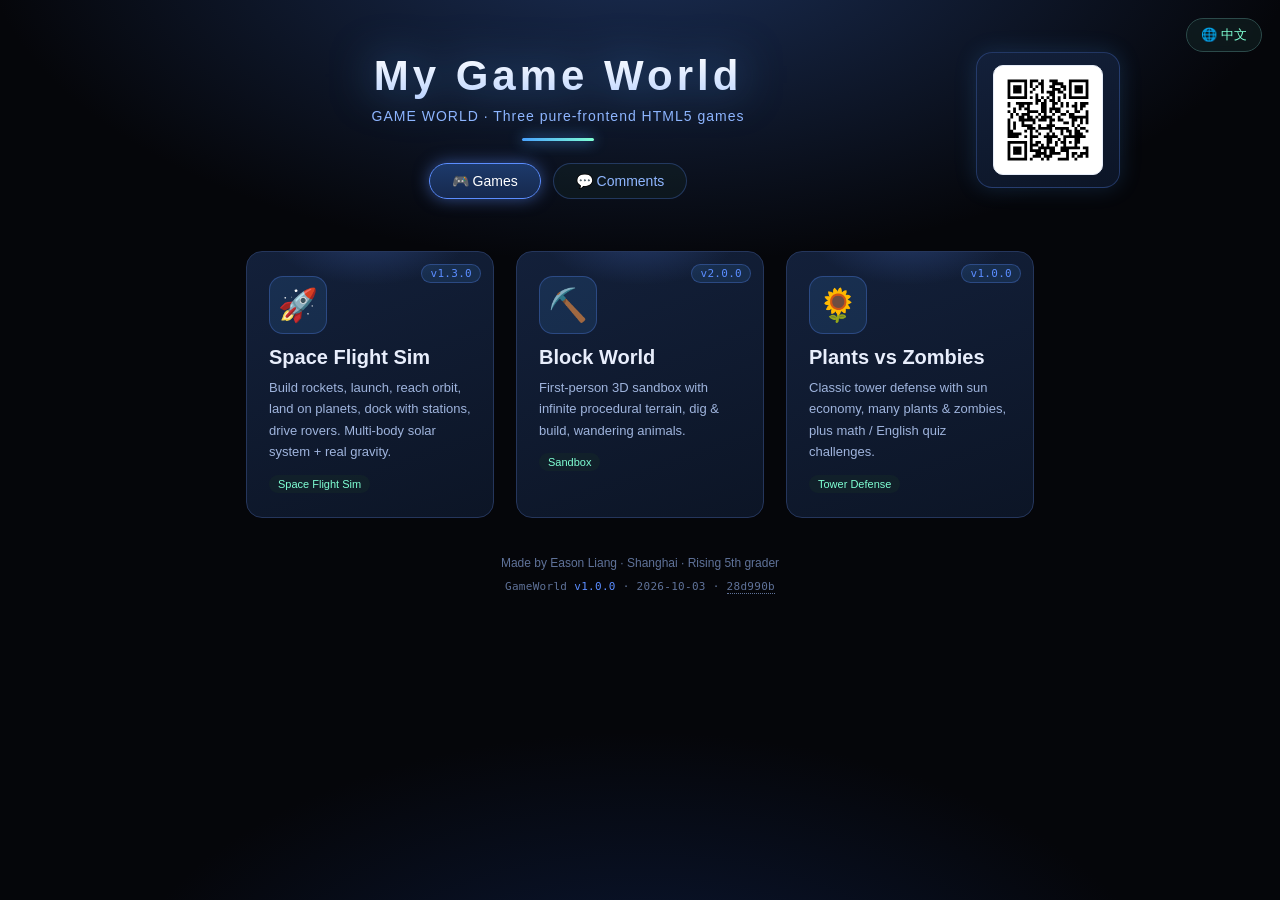
<file: index.html>
<!DOCTYPE html>
<html lang="zh-CN">
<head>
<meta charset="UTF-8">
<meta name="viewport" content="width=device-width, initial-scale=1.0">
<title>我的游戏世界 · Game World</title>
<style>
  * { margin:0; padding:0; box-sizing:border-box; }
  :root {
    --bg:#05060a; --panel1:#13203a; --panel2:#0c1526;
    --blue:#4aa3ff; --blue2:#5b8dff; --teal:#7fffd4;
    --text:#e8eefc; --muted:#8fb6ff; --muted2:#9fb4dd; --faint:#5f7299;
    --line:rgba(91,141,255,.28);
  }
  body { min-height:100vh;
    background:
      radial-gradient(1100px 560px at 50% -8%, #1b2f57 0%, transparent 60%),
      radial-gradient(900px 520px at 50% 116%, #0c1a3a 0%, transparent 60%),
      var(--bg);
    font-family:'Microsoft YaHei','PingFang SC',sans-serif; color:var(--text);
    display:flex; flex-direction:column; align-items:center; padding:52px 16px 40px; position:relative; }
  .lang-switch { position:absolute; top:18px; right:18px; cursor:pointer;
    background:rgba(20,40,40,.5); color:var(--teal); border:1px solid #2c4a4a;
    padding:7px 14px; border-radius:20px; font-size:13px; user-select:none; transition:.15s; backdrop-filter:blur(4px); }
  .lang-switch:hover { border-color:var(--teal); transform:translateY(-1px); }
  h1 { font-size:42px; letter-spacing:4px; margin-bottom:8px;
    background:linear-gradient(180deg,#ffffff 0%, #bcd4ff 100%);
    -webkit-background-clip:text; background-clip:text; color:transparent;
    filter:drop-shadow(0 0 22px rgba(74,163,255,.55)); }
  .sub { color:var(--muted); margin-bottom:14px; letter-spacing:1px; font-size:14px; }
  .accent-line { width:72px; height:3px; margin:0 auto 22px; border-radius:3px;
    background:linear-gradient(90deg,var(--blue),var(--teal)); box-shadow:0 0 14px var(--blue); }
  .tabs { display:flex; gap:12px; justify-content:center; margin-bottom:26px; }
  .tab { cursor:pointer; padding:9px 22px; border-radius:24px; border:1px solid var(--line);
    background:rgba(20,40,40,.35); color:var(--muted); font-size:14px; user-select:none; transition:.18s; }
  .tab:hover { border-color:var(--blue2); color:#cfe0ff; }
  .tab.active { background:linear-gradient(180deg,#1d3a6b,#16294d); color:#fff; border-color:var(--blue2);
    box-shadow:0 0 16px rgba(91,141,255,.5); }
  .site-header { width:100%; max-width:960px; display:flex; flex-wrap:wrap; justify-content:space-between; align-items:flex-start; gap:20px; margin:0 auto 26px; }
  .site-brand { flex:1 1 320px; text-align:center; }
  .grid { display:flex; gap:22px; flex-wrap:wrap; justify-content:center; max-width:900px; }
  .card { position:relative; overflow:hidden; width:248px; background:linear-gradient(160deg,var(--panel1),var(--panel2));
    border:1px solid #25365c; border-radius:16px; padding:24px 22px; text-decoration:none;
    color:var(--text); transition:transform .14s ease, border-color .14s ease, box-shadow .14s ease; }
  .card::before { content:''; position:absolute; left:0; right:0; top:0; height:96px;
    background:radial-gradient(140px 70px at 50% -16px, rgba(91,141,255,.22), transparent 70%); pointer-events:none; }
  .card:hover { transform:translateY(-6px); border-color:var(--blue2); box-shadow:0 12px 30px rgba(0,0,0,.35), 0 0 22px rgba(91,141,255,.25); }
  .card .ico { position:relative; display:inline-flex; align-items:center; justify-content:center;
    width:58px; height:58px; font-size:32px; margin-bottom:12px; border-radius:14px;
    background:rgba(74,163,255,.12); border:1px solid rgba(91,141,255,.3); }
  .card h2 { position:relative; font-size:20px; margin-bottom:8px; }
  .card p { position:relative; font-size:13px; color:var(--muted2); line-height:1.65; }
  .tag { position:relative; display:inline-block; margin-top:12px; font-size:11px; color:var(--teal);
    background:rgba(20,40,40,.5); padding:3px 9px; border-radius:20px; }
  .card .ver { position:absolute; top:12px; right:12px; z-index:2; font-size:11px; letter-spacing:.3px;
    font-family:ui-monospace,SFMono-Regular,Menlo,Consolas,monospace; color:var(--blue2);
    background:rgba(74,163,255,.12); border:1px solid rgba(91,141,255,.3); padding:2px 8px; border-radius:20px; }
  .card:hover .ver { color:#cfe0ff; border-color:var(--blue2); background:rgba(74,163,255,.2); }
  .ver-line { margin-top:10px; font-size:11px; color:var(--faint); text-align:center; letter-spacing:.3px;
    font-family:ui-monospace,SFMono-Regular,Menlo,Consolas,monospace; }
  .ver-line b { color:var(--blue2); font-weight:400; }
  .ver-line a { color:inherit; text-decoration:none; border-bottom:1px dotted currentColor; }
  .ver-line a:hover { color:var(--blue2); }
  .qr-box { position:relative; margin-top:0; display:inline-flex; align-items:center; justify-content:center;
    background:linear-gradient(160deg,var(--panel1),var(--panel2)); border:1px solid var(--line);
    border-radius:16px; padding:10px; box-shadow:0 0 22px rgba(74,163,255,.18); width:fit-content; }
  .qr-code { background:#fff; padding:8px; border-radius:10px; line-height:0; flex:0 0 auto; border:1px solid #e6ecf7; }
  .qr-code svg { display:block; width:92px; height:92px; }
  .qr-tooltip { position:absolute; top:calc(100% + 8px); left:50%; transform:translateX(-50%) translateY(4px);
    background:rgba(10,18,36,.96); color:var(--teal); font-size:12px; letter-spacing:.5px; font-weight:600;
    padding:6px 12px; border-radius:8px; border:1px solid var(--line); white-space:nowrap;
    opacity:0; pointer-events:none; transition:opacity .18s ease, transform .18s ease; z-index:5;
    box-shadow:0 6px 18px rgba(0,0,0,.35); }
  .qr-tooltip::before { content:''; position:absolute; bottom:100%; left:50%; transform:translateX(-50%);
    border:5px solid transparent; border-bottom-color:rgba(10,18,36,.96); }
  .qr-box:hover .qr-tooltip { opacity:1; transform:translateX(-50%) translateY(0); }
  .comments { margin-top:30px; width:100%; max-width:760px; background:linear-gradient(160deg,var(--panel1),var(--panel2));
    border:1px solid #25365c; border-radius:16px; padding:22px 24px; box-shadow:0 0 22px rgba(74,163,255,.12); }
  .comments-title { font-size:22px; margin-bottom:14px; color:var(--text); text-align:center; letter-spacing:2px; }
  footer { margin-top:38px; font-size:12px; color:var(--faint); text-align:center; }
  @media (min-width:768px) {
    .qr-box { padding:12px 16px; gap:12px; }
  }
  @media (max-width:640px) {
    .site-header { justify-content:center; }
    .qr-box { justify-content:center; width:fit-content; margin:0 auto; max-width:560px; }
    h1 { font-size:34px; }
  }
  </style>
  <script src="assets/qrcode.min.js"></script>
  <script src="assets/version.js"></script>
</head>
<body>
  <div class="lang-switch" id="langSwitch">🌐 EN</div>
  <header class="site-header">
    <div class="site-brand">
      <h1 id="siteTitle">我的游戏世界</h1>
      <div class="sub" id="siteSub">GAME WORLD · 三个纯前端 HTML5 小游戏</div>
      <div class="accent-line"></div>
      <div class="tabs">
        <div class="tab active" id="tabHome" data-tab="home">🎮 游戏</div>
        <div class="tab" id="tabComments" data-tab="comments">💬 留言板</div>
      </div>
    </div>
    <div class="qr-box">
      <div class="qr-code" id="qrCode"></div>
      <div class="qr-tooltip" id="qrTip">扫码访问我的网站</div>
    </div>
  </header>
  <div id="panelHome">
    <div class="grid" id="grid"></div>
  </div>
  <section class="comments" id="panelComments" style="display:none">
    <h2 class="comments-title" id="commentsTitle">留言板</h2>
    <script src="https://giscus.app/client.js"
      data-repo="realeasonliang/gameworld"
      data-repo-id="R_kgDOTXN0QQ"
      data-category="General"
      data-category-id="DIC_kwDOTXN0Qc4DBfmP"
      data-mapping="pathname"
      data-strict="0"
      data-reactions-enabled="1"
      data-emit-metadata="0"
      data-input-position="bottom"
      data-theme="transparent_dark"
      data-lang="zh-CN"
      crossorigin="anonymous"
      async>
    </script>
  </section>
  <footer id="siteFooter">Made by Eason Liang · 上海市 · 即将小学五年级</footer>
  <div class="ver-line" id="siteVer"></div>

<script>
  // ===== 版本信息（来自 assets/version.js，由 tools/bump.js 维护） =====
  const VER = window.GW_VERSION || { site:'1.0.0', updated:'', commit:'', games:{} };
  const REPO_COMMIT_URL = 'https://github.com/realeasonliang/gameworld/commit/';
  function gameVer(folder){ return (VER.games && VER.games[folder]) || '1.0.0'; }

  // ===== 站点文案（中/英） =====
  const I18N = {
    zh: {
      title: '我的游戏世界',
      sub: 'GAME WORLD · 三个纯前端 HTML5 小游戏',
      footer: 'Made by Eason Liang · 上海市 · 即将小学五年级',
      switchTo: 'EN',
      qrTip: '扫码访问我的网站',
      commentsTitle: '留言板',
      tabHome: '🎮 游戏',
      tabComments: '💬 留言板'
    },
    en: {
      title: 'My Game World',
      sub: 'GAME WORLD · Three pure-frontend HTML5 games',
      footer: 'Made by Eason Liang · Shanghai · Rising 5th grader',
      switchTo: '中文',
      qrTip: 'Scan to visit my site',
      commentsTitle: 'Comments',
      tabHome: '🎮 Games',
      tabComments: '💬 Comments'
    }
  };

  // ===== 站点地址（二维码扫码后打开的网址，改这里即可） =====
  const SITE_URL = 'https://gameworld-pages.pages.dev/';

  // ===== 生成二维码（纯本地生成，无需联网） =====
  (function renderQR() {
    try {
      const qr = qrcode(0, 'M');
      qr.addData(SITE_URL);
      qr.make();
      document.getElementById('qrCode').innerHTML = qr.createSvgTag(4, 8);
    } catch (e) {
      document.getElementById('qrCode').textContent = 'QR 生成失败';
    }
  })();

  // ===== 游戏列表（加新游戏只需在此加一条） =====
  const GAMES = [
    {
      folder: 'sfs', file: 'sfs.html', icon: '🚀',
      title: { zh: '航天模拟器', en: 'Space Flight Sim' },
      desc: {
        zh: '建造火箭、发射、入轨、登陆星球、对接空间站、驾驶漫游车。多体太阳系 + 真实引力。',
        en: 'Build rockets, launch, reach orbit, land on planets, dock with stations, drive rovers. Multi-body solar system + real gravity.'
      },
      tag: { zh: 'Space Flight Sim', en: 'Space Flight Sim' }
    },
    {
      folder: 'minecraft', file: 'minecraft.html', icon: '⛏️',
      title: { zh: '方块世界', en: 'Block World' },
      desc: {
        zh: '第一人称 3D 沙盒，无限程序化地形、挖掘建造、牛羊漫游。',
        en: 'First-person 3D sandbox with infinite procedural terrain, dig & build, wandering animals.'
      },
      tag: { zh: 'Sandbox', en: 'Sandbox' }
    },
    {
      folder: 'pvz', file: 'pvz.html', icon: '🌻',
      title: { zh: '植物大战僵尸', en: 'Plants vs Zombies' },
      desc: {
        zh: '经典塔防，阳光经济、多种植物与僵尸，还带数学 / 英语答题挑战。',
        en: 'Classic tower defense with sun economy, many plants & zombies, plus math / English quiz challenges.'
      },
      tag: { zh: 'Tower Defense', en: 'Tower Defense' }
    }
  ];

  // ===== 语言检测 + 切换 =====
  function detectLang() {
    const saved = localStorage.getItem('gw-lang');
    if (saved === 'zh' || saved === 'en') return saved;
    const nav = (navigator.language || 'zh').toLowerCase();
    return nav.startsWith('zh') ? 'zh' : 'en';
  }
  let lang = detectLang();

  function render() {
    const t = I18N[lang];
    document.documentElement.lang = lang === 'zh' ? 'zh-CN' : 'en';
    document.getElementById('siteTitle').textContent = t.title;
    document.getElementById('siteSub').textContent = t.sub;
    document.getElementById('siteFooter').textContent = t.footer;
    document.getElementById('langSwitch').textContent = '🌐 ' + t.switchTo;
    document.getElementById('qrTip').textContent = t.qrTip;
    document.getElementById('commentsTitle').textContent = t.commentsTitle;
    document.getElementById('tabHome').textContent = t.tabHome;
    document.getElementById('tabComments').textContent = t.tabComments;

    // 页脚版本号：v1.0.0 · 2026-10-03 · 520fd91
    const parts = ['GameWorld <b>v' + VER.site + '</b>'];
    if (VER.updated) parts.push(VER.updated);
    if (VER.commit) {
      parts.push('<a class="ver-hash" href="' + REPO_COMMIT_URL + VER.commit +
                 '" target="_blank" rel="noopener" title="查看这次更新改了什么">' + VER.commit + '</a>');
    }
    document.getElementById('siteVer').innerHTML = parts.join(' · ');

    const grid = document.getElementById('grid');
    grid.innerHTML = '';
    GAMES.forEach(g => {
      const a = document.createElement('a');
      a.className = 'card';
      a.href = 'games/' + g.folder + '/' + g.file;
      a.innerHTML =
        '<span class="ver">v' + gameVer(g.folder) + '</span>' +
        '<div class="ico">' + g.icon + '</div>' +
        '<h2>' + g.title[lang] + '</h2>' +
        '<p>' + g.desc[lang] + '</p>' +
        '<span class="tag">' + g.tag[lang] + '</span>';
      grid.appendChild(a);
    });
  }

  function syncGiscus() {
    const f = document.querySelector('iframe.giscus-frame');
    if (f && f.contentWindow) {
      f.contentWindow.postMessage(
        { giscus: { setConfig: { theme: 'transparent_dark', lang: (lang === 'zh' ? 'zh-CN' : 'en') } } },
        'https://giscus.app'
      );
    }
  }
  document.getElementById('langSwitch').addEventListener('click', () => {
    lang = (lang === 'zh') ? 'en' : 'zh';
    localStorage.setItem('gw-lang', lang);
    render();
    setTimeout(syncGiscus, 300);
  });
  window.addEventListener('load', () => setTimeout(syncGiscus, 1500));

  // ===== 顶部页签切换（游戏 / 留言板） =====
  function showTab(tab) {
    const isHome = (tab === 'home');
    document.getElementById('panelHome').style.display = isHome ? '' : 'none';
    document.getElementById('panelComments').style.display = isHome ? 'none' : '';
    document.getElementById('tabHome').classList.toggle('active', isHome);
    document.getElementById('tabComments').classList.toggle('active', !isHome);
    if (!isHome) setTimeout(syncGiscus, 300);
  }
  document.getElementById('tabHome').addEventListener('click', () => showTab('home'));
  document.getElementById('tabComments').addEventListener('click', () => showTab('comments'));

  render();
</script>
</body>
</html>
</file>
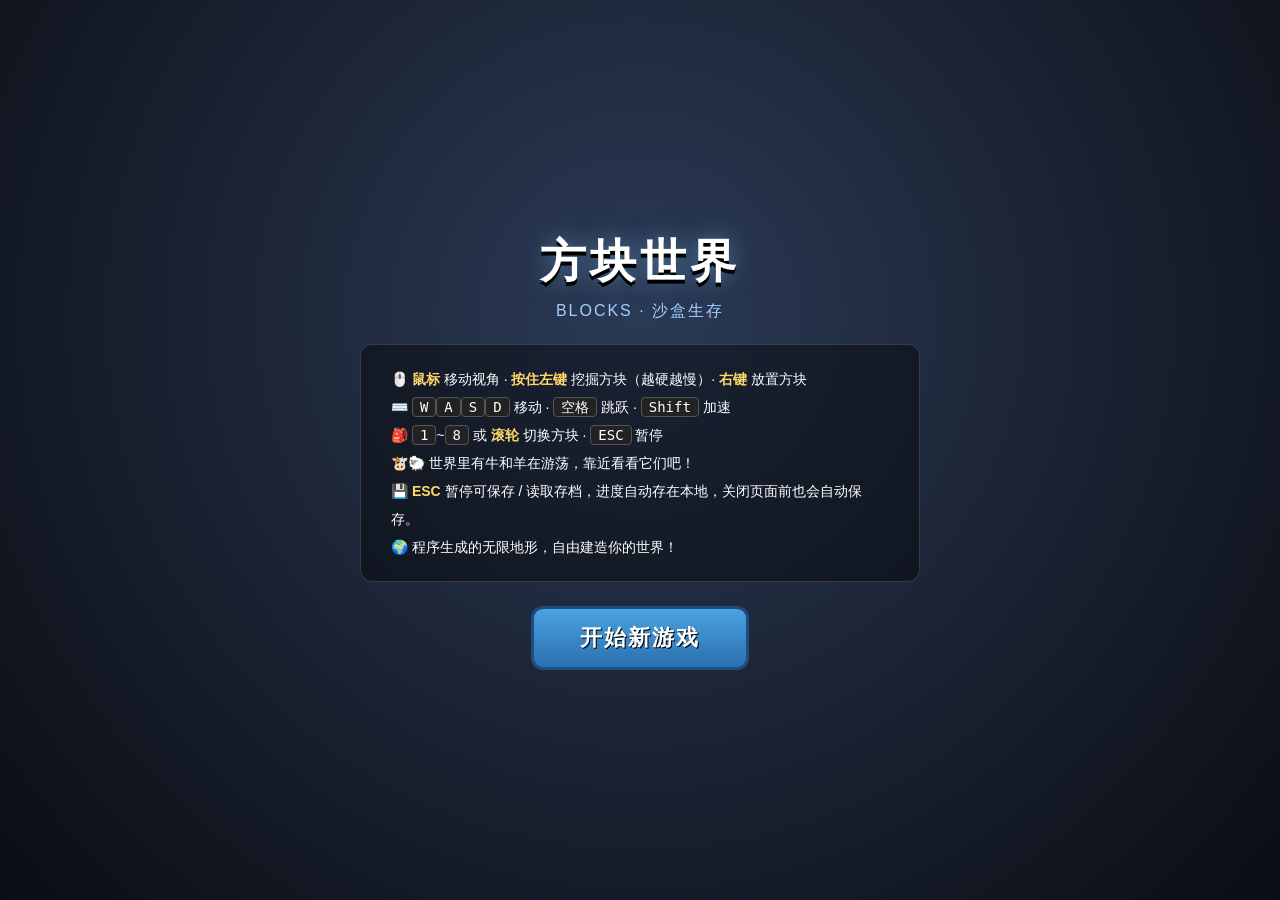
<file: minecraft.html>
<!DOCTYPE html>
<html lang="zh-CN">
<head>
<meta charset="UTF-8">
<meta name="viewport" content="width=device-width, initial-scale=1.0, user-scalable=no">
<title>方块世界 · 沙盒小游戏</title>
<style>
  * { margin:0; padding:0; box-sizing:border-box; }
  html,body { width:100%; height:100%; overflow:hidden; background:#000;
    font-family:'Microsoft YaHei','PingFang SC',sans-serif; user-select:none; }
  #gl { display:block; width:100vw; height:100vh; cursor:crosshair; }
  /* 准星 */
  #crosshair { position:fixed; left:50%; top:50%; transform:translate(-50%,-50%);
    width:22px; height:22px; pointer-events:none; z-index:5; display:none; }
  #crosshair::before, #crosshair::after { content:''; position:absolute; background:rgba(255,255,255,0.85);
    box-shadow:0 0 2px rgba(0,0,0,0.8); }
  #crosshair::before { left:10px; top:2px; width:2px; height:18px; }
  #crosshair::after { top:10px; left:2px; height:2px; width:18px; }
  /* 热键栏 */
  #hotbar { position:fixed; left:50%; bottom:18px; transform:translateX(-50%);
    display:flex; gap:6px; z-index:5; display:none; }
  .slot { width:50px; height:50px; border:3px solid rgba(0,0,0,0.5); border-radius:6px;
    background:rgba(255,255,255,0.12); position:relative; display:flex; align-items:flex-end;
    justify-content:center; transition:transform .08s; }
  .slot .sw { position:absolute; inset:6px; border-radius:4px; box-shadow:inset 0 -6px 0 rgba(0,0,0,0.18); }
  .slot .num { position:absolute; top:1px; left:4px; font-size:11px; color:#fff; text-shadow:1px 1px 0 #000; }
  .slot .nm { position:absolute; bottom:-16px; font-size:10px; color:#fff; text-shadow:1px 1px 0 #000; white-space:nowrap; }
  .slot.sel { border-color:#fff; transform:translateY(-6px) scale(1.06); }
  /* 信息条 */
  #hud { position:fixed; left:10px; top:10px; z-index:5; color:#fff; font-size:12px;
    text-shadow:1px 1px 0 #000; display:none; line-height:1.6; pointer-events:none; }
  /* 覆盖层 */
  .overlay { position:fixed; inset:0; z-index:20; display:flex; flex-direction:column;
    justify-content:center; align-items:center; text-align:center; color:#fff;
    background:radial-gradient(circle at 50% 35%, #2b3a55 0%, #141a26 70%, #0a0d14 100%); }
  .overlay h1 { font-size:46px; letter-spacing:4px; text-shadow:0 4px 0 #000, 0 0 24px rgba(120,200,255,.5); margin-bottom:8px; }
  .overlay .tag { color:#9fd0ff; margin-bottom:22px; letter-spacing:2px; }
  .overlay .card { background:rgba(0,0,0,.4); border:1px solid rgba(255,255,255,.15); border-radius:12px;
    padding:20px 30px; max-width:560px; font-size:14px; line-height:2; text-align:left; margin-bottom:24px; }
  .overlay .card b { color:#ffd86b; }
  .overlay .card kbd { background:#222; border:1px solid #555; border-radius:4px; padding:1px 7px; font-family:monospace; }
  .btn { background:linear-gradient(180deg,#4aa3e0,#2b6fb0); color:#fff; border:3px solid #1c4f80;
    border-radius:12px; padding:14px 46px; font-size:22px; font-weight:bold; letter-spacing:2px;
    cursor:pointer; text-shadow:1px 1px 0 #000; transition:.15s; font-family:inherit; }
  .btn:hover { transform:scale(1.05); box-shadow:0 0 22px rgba(80,170,255,.6); }
  #pause-ov { display:none; background:rgba(10,14,22,.82); }
  /* 存档提示与按钮 */
  #toast { position:fixed; left:50%; bottom:92px; transform:translateX(-50%); z-index:30;
    background:rgba(0,0,0,.72); color:#fff; padding:10px 22px; border-radius:24px;
    font-size:14px; opacity:0; transition:opacity .25s; pointer-events:none; white-space:nowrap; }
  #toast.show { opacity:1; }
  .savebar { display:flex; gap:12px; margin-top:20px; flex-wrap:wrap; justify-content:center; }
  .sbtn { background:rgba(255,255,255,.12); color:#fff; border:2px solid rgba(255,255,255,.35);
    border-radius:10px; padding:11px 22px; font-size:15px; cursor:pointer; font-family:inherit; transition:.15s; }
  .sbtn:hover { background:rgba(120,200,255,.25); border-color:#9fd0ff; }
</style>
</head>
<body>
<canvas id="gl"></canvas>
<div id="crosshair"></div>
<div id="hud"></div>
<div id="hotbar"></div>

<div id="start-ov" class="overlay">
  <h1>方块世界</h1>
  <div class="tag">BLOCKS · 沙盒生存</div>
  <div class="card">
    🖱️ <b>鼠标</b> 移动视角 · <b>按住左键</b> 挖掘方块（越硬越慢）· <b>右键</b> 放置方块<br>
    ⌨️ <kbd>W</kbd><kbd>A</kbd><kbd>S</kbd><kbd>D</kbd> 移动 · <kbd>空格</kbd> 跳跃 · <kbd>Shift</kbd> 加速<br>
    🎒 <kbd>1</kbd>~<kbd>8</kbd> 或 <b>滚轮</b> 切换方块 · <kbd>ESC</kbd> 暂停<br>
    🐮🐑 世界里有牛和羊在游荡，靠近看看它们吧！<br>
    💾 <b>ESC</b> 暂停可保存 / 读取存档，进度自动存在本地，关闭页面前也会自动保存。<br>
    🌍 程序生成的无限地形，自由建造你的世界！
  </div>
  <button class="btn" id="start-btn">开始新游戏</button>
  <button class="btn" id="continue-btn" style="display:none; margin-top:14px; background:linear-gradient(180deg,#7ad17a,#3f9b4f); border-color:#2c6b35;">继续游戏（读取存档）</button>
</div>

<div id="pause-ov" class="overlay">
  <h1 style="font-size:36px">已暂停</h1>
  <div class="tag">点击空白处继续游戏</div>
  <div class="savebar">
    <button class="sbtn" id="btn-save">保存</button>
    <button class="sbtn" id="btn-load">读取</button>
    <button class="sbtn" id="btn-export">导出存档</button>
    <button class="sbtn" id="btn-import">导入存档</button>
  </div>
  <input type="file" id="file-in" accept="application/json" style="display:none">
</div>

<div id="toast"></div>

<script>
// ===================== 配置 =====================
const CW = 8, Y = 22, RENDER_DIST = 5;   // 分块尺寸 / 世界高度 / 渲染距离（方块）
const AIR=0, GRASS=1, DIRT=2, STONE=3, WOOD=4, LEAVES=5, SAND=6, PLANK=7, GLASS=8, BEDROCK=9;
// 热键栏（可放置的方块）
const HOTBAR = [GRASS, DIRT, STONE, WOOD, LEAVES, SAND, PLANK, GLASS];
const BLOCK_NAME = {1:'草地',2:'泥土',3:'石头',4:'木头',5:'树叶',6:'沙子',7:'木板',8:'玻璃',9:'基岩'};

// ===================== 世界数据（分块无限地形） =====================
const loadedChunks = new Map();            // 'cx,cz' -> chunk
const chunkEdits = new Map();              // 'cx,cz' -> Map('lx,y,lz' -> type) 玩家编辑（放置/破坏）的增量，跨分块卸载保存
function chunkKey(cx,cz){ return cx+','+cz; }
function getChunk(cx,cz){
  const k=chunkKey(cx,cz);
  let ch=loadedChunks.get(k);
  if(ch) return ch;
  ch={ cx, cz, data:genChunk(cx,cz), bufMain:null, bufTrans:null, count:0, transCount:0, dirty:true };
  loadedChunks.set(k, ch);
  // 应用已保存的编辑（放置/破坏）到新分块，确保卸载后再加载仍保留
  const ce=chunkEdits.get(k);
  if(ce){ for(const [lk,t] of ce){ const p=lk.split(','); ch.data[(+p[0])+(+p[1])*CW+(+p[2])*CW*Y]=t; } }
  markDirty(cx-1,cz); markDirty(cx+1,cz); markDirty(cx,cz-1); markDirty(cx,cz+1);
  return ch;
}
// 读取方块（按需生成所在分块；底部基岩封顶防掉出世界）
function getBlock(wx,wy,wz){
  if(wy<0) return BEDROCK;
  if(wy>=Y) return AIR;
  const cx=Math.floor(wx/CW), cz=Math.floor(wz/CW);
  const ch=getChunk(cx,cz);
  const lx=wx-cx*CW, lz=wz-cz*CW;
  return ch.data[lx + wy*CW + lz*CW*Y];
}
function solidAt(x,y,z){ return getBlock(x,y,z)!==AIR; }
// 记录一次方块编辑（写入所在分块，并记入增量表，供卸载后恢复与存档）
function writeEdit(wx,wy,wz,t){
  if(wy<0||wy>=Y) return;
  const cx=Math.floor(wx/CW), cz=Math.floor(wz/CW);
  const ck=chunkKey(cx,cz);
  let ce=chunkEdits.get(ck);
  if(!ce){ ce=new Map(); chunkEdits.set(ck, ce); }
  const lx=wx-cx*CW, lz=wz-cz*CW;
  ce.set(lx+','+wy+','+lz, t);
  const ch=loadedChunks.get(ck);
  if(ch){
    ch.data[lx + wy*CW + lz*CW*Y] = t;
    ch.dirty=true;
    if(lx===0) markDirty(cx-1,cz);
    if(lx===CW-1) markDirty(cx+1,cz);
    if(lz===0) markDirty(cx,cz-1);
    if(lz===CW-1) markDirty(cx,cz+1);
  }
}
function setBlock(wx,wy,wz,t){ writeEdit(wx,wy,wz,t); }
function markDirty(cx,cz){ const ch=loadedChunks.get(chunkKey(cx,cz)); if(ch) ch.dirty=true; }
// 网格构建时判断邻接方块是否为空（未加载分块视为空气，使边界面可见）
function nbAir(wx,wy,wz){
  if(wy<0||wy>=Y) return true;
  const cx=Math.floor(wx/CW), cz=Math.floor(wz/CW);
  const ch=loadedChunks.get(chunkKey(cx,cz));
  if(!ch) return true;
  const lx=wx-cx*CW, lz=wz-cz*CW;
  return ch.data[lx + wy*CW + lz*CW*Y]===AIR;
}

// ===================== 程序化地形 =====================
function hash2(x,z){ let n = (x*374761393 + z*668265263) | 0; n = (n ^ (n>>13)) * 1274126177; n = (n ^ (n>>16)) >>> 0; return n/4294967296; }
function smooth(t){ return t*t*(3-2*t); }
function vnoise(x,z){
  const xi=Math.floor(x), zi=Math.floor(z), xf=x-xi, zf=z-zi;
  const v00=hash2(xi,zi), v10=hash2(xi+1,zi), v01=hash2(xi,zi+1), v11=hash2(xi+1,zi+1);
  const u=smooth(xf), v=smooth(zf);
  return (v00*(1-u)+v10*u)*(1-v) + (v01*(1-u)+v11*u)*v;
}
function getHeight(wx,wz){
  let h = 6 + Math.floor(vnoise(wx*0.12, wz*0.12)*7 + vnoise(wx*0.05+10, wz*0.05+10)*3);
  return Math.max(3, Math.min(Y-6, h));
}
function isTree(wx,wz){
  const h=getHeight(wx,wz);
  if(h<=5) return false;                     // 沙滩/低洼不种树
  if(h>=Y-8) return false;
  return hash2(wx*7+1, wz*13+3) > 0.93;
}
function putIfAir(data,cx,cz,wx,wy,wz,t){
  if(wy<0||wy>=Y) return;
  const lx=wx-cx*CW, lz=wz-cz*CW;
  if(lx<0||lx>=CW||lz<0||lz>=CW) return;
  const i=lx + wy*CW + lz*CW*Y;
  if(data[i]===AIR) data[i]=t;
}
// 生成单个分块：地形 + 跨块一致的树木 + 沙滩
function genChunk(cx,cz){
  const data=new Uint8Array(CW*Y*CW);
  for(let lx=0;lx<CW;lx++) for(let lz=0;lz<CW;lz++){
    const wx=cx*CW+lx, wz=cz*CW+lz;
    const h=getHeight(wx,wz);
    for(let y=0;y<=h && y<Y;y++){
      let t;
      if(y===0) t=BEDROCK;
      else if(y<h-3) t=STONE;
      else if(y<h) t=DIRT;
      else t=GRASS;
      if(h<=5 && y>h-3 && (t===DIRT||t===GRASS)) t=SAND;
      data[lx + y*CW + lz*CW*Y] = t;
    }
  }
  // 树木：扫描扩展区域，每块独立判定相同种子，保证跨块外观一致
  for(let lx=-2;lx<CW+2;lx++) for(let lz=-2;lz<CW+2;lz++){
    const wx=cx*CW+lx, wz=cz*CW+lz;
    if(!isTree(wx,wz)) continue;
    const h=getHeight(wx,wz);
    const th=4+((hash2(wx*3+1,wz*7+5)>0.5)?1:0);
    for(let i=1;i<=th;i++) putIfAir(data,cx,cz,wx,h+i,wz,WOOD);
    for(let dx=-2;dx<=2;dx++) for(let dz=-2;dz<=2;dz++) for(let dy=0;dy<=2;dy++){
      if(Math.abs(dx)+Math.abs(dz)+dy<=3) putIfAir(data,cx,cz,wx+dx,h+th+dy,wz+dz,LEAVES);
    }
  }
  return data;
}
// 维持玩家周围分块的加载与卸载（实现"无限"地形）
function ensureChunksAround(pcx,pcz){
  for(let dx=-RENDER_DIST;dx<=RENDER_DIST;dx++) for(let dz=-RENDER_DIST;dz<=RENDER_DIST;dz++)
    getChunk(pcx+dx, pcz+dz);
}
function cullChunks(pcx,pcz){
  const lim=RENDER_DIST+1;
  for(const [k,ch] of loadedChunks){
    if(Math.max(Math.abs(ch.cx-pcx), Math.abs(ch.cz-pcz)) > lim){
      if(ch.bufMain) gl.deleteBuffer(ch.bufMain);
      if(ch.bufTrans) gl.deleteBuffer(ch.bufTrans);
      loadedChunks.delete(k);
    }
  }
}

// ===================== 方块外观（程序化纹理） =====================
const FACE_LIGHT = { top:1.0, bottom:0.5, px:0.74, nx:0.62, pz:0.9, nz:0.8 };
const TYPES = [GRASS,DIRT,STONE,WOOD,LEAVES,SAND,PLANK,GLASS,BEDROCK];
let TILE = {};            // TILE[type][face] = [u0, v0]（纹理图集中该面的原点）
let TILE_SIZE = [0,0];
let texAtlas = null;

// --- 2D 绘制小工具 ---
function rc(ctx,x,y,w,h,color){ ctx.fillStyle=color; ctx.fillRect(x,y,w,h); }
function speckle(ctx,px,py,T,n,colors,sMin,sMax){
  for(let i=0;i<n;i++){
    const x=px+Math.random()*T, y=py+Math.random()*T, s=sMin+Math.random()*(sMax-sMin);
    ctx.fillStyle=colors[(Math.random()*colors.length)|0];
    ctx.fillRect(x,y,s,s);
  }
}
function blob(ctx,px,py,T,n,colors,rMin,rMax){
  for(let i=0;i<n;i++){
    const x=px+Math.random()*T, y=py+Math.random()*T, r=rMin+Math.random()*(rMax-rMin);
    ctx.fillStyle=colors[(Math.random()*colors.length)|0];
    ctx.beginPath(); ctx.arc(x,y,r,0,Math.PI*2); ctx.fill();
  }
}
function drawTile(ctx, type, face, px, py, T){
  const grassTop=['#6fb544','#5d9e3a','#7cc24e','#4f8a30'];
  const dirtShade=['#8a6336','#6f4d28','#9c7444'];
  switch(type){
    case GRASS:
      if(face==='top'){
        rc(ctx,px,py,T,T,'#5d9e3a');
        speckle(ctx,px,py,T,150,grassTop,1,3);
        blob(ctx,px,py,T,5,['#fff','#ffe066','#ffd0e0'],1,2);   // 零星小花
      } else {
        rc(ctx,px,py,T,T,'#7a5a35');                             // 泥土底
        speckle(ctx,px,py,T,90,dirtShade,1,3);
        const gh=T*0.32;                                         // 顶部草皮 + 锯齿下垂
        ctx.fillStyle='#5d9e3a';
        ctx.beginPath(); ctx.moveTo(px,py+gh);
        let x=px; while(x<px+T){ const w=2+Math.random()*4, d=gh*(0.3+Math.random()*0.7); ctx.lineTo(x,py+gh+d); ctx.lineTo(x+w,py+gh); x+=w; }
        ctx.lineTo(px+T,py); ctx.lineTo(px,py); ctx.closePath(); ctx.fill();
        speckle(ctx,px,py,T,60,grassTop,1,2);
      }
      break;
    case DIRT:
      rc(ctx,px,py,T,T,'#7a5a35');
      speckle(ctx,px,py,T,150,dirtShade,1,3);
      break;
    case STONE:
      rc(ctx,px,py,T,T,'#8f8f93');
      speckle(ctx,px,py,T,160,['#9b9ba0','#7c7c80','#a6a6ab','#6e6e72'],1,3);
      ctx.strokeStyle='rgba(60,60,64,0.6)'; ctx.lineWidth=1;
      for(let i=0;i<2;i++){ ctx.beginPath(); let x=px+Math.random()*T, y=py+Math.random()*T; ctx.moveTo(x,y); for(let k=0;k<4;k++){ x+=(Math.random()-0.5)*T*0.5; y+=(Math.random()-0.5)*T*0.5; ctx.lineTo(x,y);} ctx.stroke(); }
      break;
    case WOOD:
      if(face==='top'){
        rc(ctx,px,py,T,T,'#caa06a');
        const cx=px+T/2, cy=py+T/2;
        for(let r=T/2;r>1;r-=2){ ctx.fillStyle=(r%4<2)?'#b5894f':'#caa06a'; ctx.beginPath(); ctx.arc(cx,cy,r,0,Math.PI*2); ctx.fill(); }
        ctx.fillStyle='#8a6238'; ctx.beginPath(); ctx.arc(cx,cy,2,0,Math.PI*2); ctx.fill();
      } else {
        rc(ctx,px,py,T,T,'#6b4a2b');
        for(let i=0;i<T;i+=2){ ctx.fillStyle=['#5b3d22','#6b4a2b','#7a5631'][(Math.random()*3)|0]; ctx.fillRect(px+i,py,2,T); } // 竖直树皮
        blob(ctx,px,py,T,2,['#4a3018','#3a2410'],2,4); // 树节
      }
      break;
    case LEAVES:
      rc(ctx,px,py,T,T,'#3f9b46');
      speckle(ctx,px,py,T,170,['#4fae54','#368a3c','#58bd5e','#2f7a35'],1,3);
      for(let i=0;i<28;i++){ const x=px+Math.random()*T, y=py+Math.random()*T, r=1+Math.random()*2.5; ctx.clearRect(x,y,r,r); } // 透光缝隙
      break;
    case SAND:
      rc(ctx,px,py,T,T,'#e3d49c');
      speckle(ctx,px,py,T,160,['#efe3b0','#d8c78a','#f2e8c0'],1,3);
      blob(ctx,px,py,T,6,['#fff','#f6d7c0','#fff7e0'],1,2);   // 小贝壳
      break;
    case PLANK:
      rc(ctx,px,py,T,T,'#b8895a');
      { const planks=3, ph=T/planks;
        for(let p=0;p<planks;p++){
          const yy=py+p*ph, tint=['#b8895a','#c09466','#ad804f'][p%3];
          rc(ctx,px,yy,T,ph-1,tint);
          speckle(ctx,px,yy,T,30,['#a4794a','#c79a6b'],1,2);
          rc(ctx,px,yy+ph-1,T,1,'#7c5836');                   // 板缝
        }
        rc(ctx,px+T*0.5,py+ph*0.5,1,1,'#5e4128');             // 钉子
      }
      break;
    case GLASS:
      ctx.clearRect(px,py,T,T);                          // 全透明基底
      ctx.fillStyle='rgba(178,224,242,0.26)';            // 淡蓝玻璃，半透明
      ctx.fillRect(px,py,T,T);
      ctx.strokeStyle='rgba(255,255,255,0.7)'; ctx.lineWidth=2;   // 高光斜线
      ctx.beginPath(); ctx.moveTo(px+T*0.2,py); ctx.lineTo(px,py+T*0.2); ctx.stroke();
      ctx.beginPath(); ctx.moveTo(px+T*0.7,py); ctx.lineTo(px,py+T*0.7); ctx.stroke();
      ctx.strokeStyle='rgba(150,195,220,0.95)'; ctx.lineWidth=3; ctx.strokeRect(px+1.5,py+1.5,T-3,T-3);  // 不透明边框强化玻璃感
      break;
    case BEDROCK:
      rc(ctx,px,py,T,T,'#2e2e31');
      speckle(ctx,px,py,T,160,['#3a3a3e','#232325','#45454a'],1,3);
      ctx.strokeStyle='rgba(15,15,17,0.7)'; ctx.lineWidth=1;
      for(let i=0;i<2;i++){ ctx.beginPath(); let x=px+Math.random()*T, y=py+Math.random()*T; ctx.moveTo(x,y); for(let k=0;k<3;k++){ x+=(Math.random()-0.5)*T*0.5; y+=(Math.random()-0.5)*T*0.5; ctx.lineTo(x,y);} ctx.stroke(); }
      break;
  }
}
function makeAtlas(){
  const T=32, cols=3, rows=TYPES.length;
  const W=cols*T, H=rows*T;
  const cv=document.createElement('canvas'); cv.width=W; cv.height=H;
  const c=cv.getContext('2d'); c.imageSmoothingEnabled=false;
  const faces=['top','side','bottom'];
  TYPES.forEach((type,r)=>{
    faces.forEach((face,col)=>{ drawTile(c, type, face, col*T, r*T, T); });
    TILE[type]={};
    faces.forEach((face,col)=>{ TILE[type][face]=[col/cols, 1-(r+1)/rows]; });
  });
  TILE_SIZE=[1/cols, 1/rows];
  texAtlas=gl.createTexture();
  gl.bindTexture(gl.TEXTURE_2D, texAtlas);
  gl.pixelStorei(gl.UNPACK_FLIP_Y_WEBGL, true);
  gl.texImage2D(gl.TEXTURE_2D,0,gl.RGBA,gl.RGBA,gl.UNSIGNED_BYTE,cv);
  gl.texParameteri(gl.TEXTURE_2D, gl.TEXTURE_MIN_FILTER, gl.LINEAR);
  gl.texParameteri(gl.TEXTURE_2D, gl.TEXTURE_MAG_FILTER, gl.NEAREST);   // 像素风
  gl.texParameteri(gl.TEXTURE_2D, gl.TEXTURE_WRAP_S, gl.CLAMP_TO_EDGE);
  gl.texParameteri(gl.TEXTURE_2D, gl.TEXTURE_WRAP_T, gl.CLAMP_TO_EDGE);
  gl.pixelStorei(gl.UNPACK_FLIP_Y_WEBGL, false);
}

// ===================== 网格构建（面剔除） =====================
const FACES = [
  { name:'top', d:[0,1,0],  u:0, v:2, vtx:[[0,1,0],[0,1,1],[1,1,1],[1,1,0]] },
  { name:'bottom', d:[0,-1,0], u:0, v:2, vtx:[[0,0,0],[1,0,0],[1,0,1],[0,0,1]] },
  { name:'px', d:[1,0,0],   u:2, v:1, vtx:[[1,0,0],[1,0,1],[1,1,1],[1,1,0]] },
  { name:'nx', d:[-1,0,0],  u:2, v:1, vtx:[[0,0,1],[0,0,0],[0,1,0],[0,1,1]] },
  { name:'pz', d:[0,0,1],   u:0, v:1, vtx:[[1,0,1],[0,0,1],[0,1,1],[1,1,1]] },
  { name:'nz', d:[0,0,-1],  u:0, v:1, vtx:[[0,0,0],[1,0,0],[1,1,0],[0,1,0]] }
];
// ===================== 分块网格构建（面剔除） =====================
function buildChunkMesh(ch){
  const cx=ch.cx, cz=ch.cz, baseX=cx*CW, baseZ=cz*CW;
  const pos=[], posT=[];                          // 不透明层 / 透明层（玻璃）
  for(let lx=0;lx<CW;lx++) for(let lz=0;lz<CW;lz++) for(let y=0;y<Y;y++){
    const t=ch.data[lx + y*CW + lz*CW*Y];
    if(t===AIR) continue;
    const wx=baseX+lx, wz=baseZ+lz;
    const target=(t===GLASS)?posT:pos;
    for(const f of FACES){
      const nx=wx+f.d[0], ny=y+f.d[1], nz=wz+f.d[2];
      if(nbAir(nx,ny,nz)){
        const light=(FACE_LIGHT[f.name]!==undefined)?FACE_LIGHT[f.name]:0.8;
        const faceCat = f.name==='top'?'top':(f.name==='bottom'?'bottom':'side');
        const tile = TILE[t]?TILE[t][faceCat]:[0,0];
        const v0=f.vtx[0], v1=f.vtx[1], v2=f.vtx[2], v3=f.vtx[3];
        const tri=[v0,v1,v2, v0,v2,v3];
        for(const vv of tri){
          target.push(
            wx+vv[0], y+vv[1], wz+vv[2],
            vv[f.u], vv[f.v],
            tile[0], tile[1],
            light
          );
        }
      }
    }
  }
  if(!ch.bufMain) ch.bufMain=gl.createBuffer();
  if(!ch.bufTrans) ch.bufTrans=gl.createBuffer();
  gl.bindBuffer(gl.ARRAY_BUFFER, ch.bufMain);
  gl.bufferData(gl.ARRAY_BUFFER, new Float32Array(pos), gl.STATIC_DRAW);
  ch.count = pos.length/8;
  gl.bindBuffer(gl.ARRAY_BUFFER, ch.bufTrans);
  gl.bufferData(gl.ARRAY_BUFFER, new Float32Array(posT), gl.STATIC_DRAW);
  ch.transCount = posT.length/8;
  ch.dirty=false;
}

// ===================== 生物 / 粒子 / 挖掘动画 =====================
// --- 矩阵工具（生物模型变换，列主序） ---
function mIdent(){ return [1,0,0,0, 0,1,0,0, 0,0,1,0, 0,0,0,1]; }
function mMul(a,b){
  const o=new Array(16);
  for(let c=0;c<4;c++) for(let r=0;r<4;r++)
    o[c*4+r]= a[0*4+r]*b[c*4+0] + a[1*4+r]*b[c*4+1] + a[2*4+r]*b[c*4+2] + a[3*4+r]*b[c*4+3];
  return o;
}
function mTrans(x,y,z){ return [1,0,0,0, 0,1,0,0, 0,0,1,0, x,y,z,1]; }
function mRotY(a){ const c=Math.cos(a), s=Math.sin(a); return [c,0,-s,0, 0,1,0,0, s,0,c,0, 0,0,0,1]; }

// --- 方块硬度（左键持续挖掘的耗时，秒） ---
const HARDNESS = { [GRASS]:0.5,[DIRT]:0.5,[SAND]:0.5,[LEAVES]:0.25,[GLASS]:0.3,[WOOD]:0.8,[PLANK]:0.8,[STONE]:1.6,[BEDROCK]:1e9 };
// 破碎碎屑颜色
const BLOCK_COLOR = { [GRASS]:[0.36,0.62,0.23],[DIRT]:[0.48,0.35,0.20],[STONE]:[0.55,0.55,0.57],[WOOD]:[0.42,0.29,0.17],
  [LEAVES]:[0.25,0.60,0.27],[SAND]:[0.89,0.83,0.61],[PLANK]:[0.72,0.60,0.42],[GLASS]:[0.70,0.84,0.95],[BEDROCK]:[0.18,0.18,0.19] };

// --- 通用立方体几何（顶点色 + 面光照） ---
const MOB_FACES = [
  { l:1.0, c:[[-1,-1,1],[1,-1,1],[1,1,1],[-1,1,1]] },     // +Z
  { l:0.8, c:[[1,-1,-1],[-1,-1,-1],[-1,1,-1],[1,1,-1]] },  // -Z
  { l:0.74, c:[[1,-1,1],[1,-1,-1],[1,1,-1],[1,1,1]] },     // +X
  { l:0.62, c:[[-1,-1,-1],[-1,-1,1],[-1,1,1],[-1,1,-1]] }, // -X
  { l:1.0, c:[[-1,1,-1],[1,1,-1],[1,1,1],[-1,1,1]] },      // +Y
  { l:0.5, c:[[-1,-1,1],[1,-1,1],[1,-1,-1],[-1,-1,-1]] }   // -Y
];
function pushBox(out, cx,cy,cz, sx,sy,sz, r,g,b){
  const hx=sx/2, hy=sy/2, hz=sz/2;
  for(const f of MOB_FACES){
    const c=f.c;
    const p=[
      [cx+c[0][0]*hx, cy+c[0][1]*hy, cz+c[0][2]*hz],
      [cx+c[1][0]*hx, cy+c[1][1]*hy, cz+c[1][2]*hz],
      [cx+c[2][0]*hx, cy+c[2][1]*hy, cz+c[2][2]*hz],
      [cx+c[3][0]*hx, cy+c[3][1]*hy, cz+c[3][2]*hz]
    ];
    const tri=[0,1,2, 0,2,3];
    for(const idx of tri) out.push(p[idx][0],p[idx][1],p[idx][2], r,g,b, f.l);
  }
}

// --- 生物模型（以脚底为原点 y=0，正面朝 +Z） ---
const MOB_DEFS = {
  cow:[
    {x:0,y:0.85,z:0, sx:1.0,sy:0.7,sz:0.55, r:0.93,g:0.93,b:0.93},   // 身体
    {x:0,y:1.0,z:0.78, sx:0.5,sy:0.5,sz:0.5, r:0.93,g:0.93,b:0.93},  // 头
    {x:0,y:0.9,z:1.08, sx:0.32,sy:0.3,sz:0.22, r:0.35,g:0.25,b:0.20},// 鼻口
    {x:-0.38,y:0.25,z:0.4, sx:0.18,sy:0.5,sz:0.18, r:0.23,g:0.16,b:0.10}, // 腿
    {x:0.38,y:0.25,z:0.4, sx:0.18,sy:0.5,sz:0.18, r:0.23,g:0.16,b:0.10},
    {x:-0.38,y:0.25,z:-0.4, sx:0.18,sy:0.5,sz:0.18, r:0.23,g:0.16,b:0.10},
    {x:0.38,y:0.25,z:-0.4, sx:0.18,sy:0.5,sz:0.18, r:0.23,g:0.16,b:0.10},
    {x:0.3,y:1.18,z:0.1, sx:0.28,sy:0.06,sz:0.28, r:0.16,g:0.16,b:0.16}, // 斑纹
    {x:-0.3,y:1.18,z:-0.05, sx:0.28,sy:0.06,sz:0.28, r:0.16,g:0.16,b:0.16},
    {x:0.0,y:1.18,z:0.2, sx:0.24,sy:0.06,sz:0.24, r:0.16,g:0.16,b:0.16},
    {x:0,y:0.7,z:-0.62, sx:0.08,sy:0.5,sz:0.08, r:0.23,g:0.16,b:0.10}    // 尾巴
  ],
  sheep:[
    {x:0,y:0.85,z:0, sx:1.0,sy:0.8,sz:0.6, r:0.95,g:0.95,b:0.97},     // 羊毛身体
    {x:0,y:0.95,z:0.7, sx:0.45,sy:0.45,sz:0.45, r:0.18,g:0.18,b:0.20}, // 头
    {x:0,y:0.85,z:1.0, sx:0.3,sy:0.25,sz:0.2, r:0.6,g:0.55,b:0.5},     // 脸
    {x:-0.35,y:0.225,z:0.35, sx:0.15,sy:0.45,sz:0.15, r:0.3,g:0.3,b:0.32}, // 腿
    {x:0.35,y:0.225,z:0.35, sx:0.15,sy:0.45,sz:0.15, r:0.3,g:0.3,b:0.32},
    {x:-0.35,y:0.225,z:-0.35, sx:0.15,sy:0.45,sz:0.15, r:0.3,g:0.3,b:0.32},
    {x:0.35,y:0.225,z:-0.35, sx:0.15,sy:0.45,sz:0.15, r:0.3,g:0.3,b:0.32}
  ]
};
const mobMeshes = {};
function buildMobMesh(type){
  const out=[];
  for(const b of MOB_DEFS[type]) pushBox(out, b.x,b.y,b.z, b.sx,b.sy,b.sz, b.r,b.g,b.b);
  const buf=gl.createBuffer();
  gl.bindBuffer(gl.ARRAY_BUFFER, buf);
  gl.bufferData(gl.ARRAY_BUFFER, new Float32Array(out), gl.STATIC_DRAW);
  return { buf, count: out.length/7 };
}

// --- 挖掘裂纹贴图 ---
let texCrack=null;
function makeCrackTex(){
  const S=64;
  const cv=document.createElement('canvas'); cv.width=S; cv.height=S;
  const c=cv.getContext('2d');
  c.clearRect(0,0,S,S);
  c.strokeStyle='rgba(0,0,0,1)'; c.lineCap='round'; c.lineJoin='round';
  const cracks=[
    [[10,2],[24,18],[18,34],[30,54],[26,62]],
    [[2,40],[18,36],[34,44],[52,38],[62,46]],
    [[58,6],[46,20],[52,34],[40,52],[46,62]],
    [[30,2],[34,16],[26,30]],
    [[6,18],[20,22]],
    [[50,54],[60,60]]
  ];
  for(const ln of cracks){
    c.lineWidth=3; c.beginPath(); c.moveTo(ln[0][0],ln[0][1]);
    for(let i=1;i<ln.length;i++) c.lineTo(ln[i][0],ln[i][1]);
    c.stroke();
    c.lineWidth=1.5;
    for(let i=1;i<ln.length-1;i++){           // 细分支
      c.beginPath(); c.moveTo(ln[i][0],ln[i][1]);
      c.lineTo(ln[i][0]+(Math.random()-0.5)*16, ln[i][1]+(Math.random()-0.5)*16);
      c.stroke();
    }
  }
  texCrack=gl.createTexture();
  gl.bindTexture(gl.TEXTURE_2D, texCrack);
  gl.pixelStorei(gl.UNPACK_FLIP_Y_WEBGL,true);
  gl.texImage2D(gl.TEXTURE_2D,0,gl.RGBA,gl.RGBA,gl.UNSIGNED_BYTE,cv);
  gl.texParameteri(gl.TEXTURE_2D, gl.TEXTURE_MIN_FILTER, gl.LINEAR);
  gl.texParameteri(gl.TEXTURE_2D, gl.TEXTURE_MAG_FILTER, gl.LINEAR);
  gl.texParameteri(gl.TEXTURE_2D, gl.TEXTURE_WRAP_S, gl.CLAMP_TO_EDGE);
  gl.texParameteri(gl.TEXTURE_2D, gl.TEXTURE_WRAP_T, gl.CLAMP_TO_EDGE);
  gl.pixelStorei(gl.UNPACK_FLIP_Y_WEBGL,false);
}

// --- 生物状态与逻辑 ---
const creatures=[];
const MAX_CREATURES=16;
let creatureTimer=0;
function spawnCreature(){
  if(creatures.length>=MAX_CREATURES) return;
  const type = Math.random()<0.5 ? 'cow' : 'sheep';
  const ang=Math.random()*Math.PI*2, r=14+Math.random()*20;
  const wx=Math.floor(player.x+Math.cos(ang)*r);
  const wz=Math.floor(player.z+Math.sin(ang)*r);
  const h=getHeight(wx,wz);
  if(h<2) return;
  creatures.push({ type, x:wx+0.5, y:h+1, z:wz+0.5, yaw:Math.random()*6.283,
    speed: type==='cow'?1.3:1.05, turn:1+Math.random()*2, walk:Math.random()*6.283 });
}
function updateCreatures(dt){
  for(let i=creatures.length-1;i>=0;i--){
    const c=creatures[i];
    c.turn-=dt;
    if(c.turn<=0){ c.yaw += (Math.random()-0.5)*1.6; c.turn=1+Math.random()*2.5; }
    c.vx=Math.sin(c.yaw)*c.speed; c.vz=Math.cos(c.yaw)*c.speed;
    c.x+=c.vx*dt; c.z+=c.vz*dt;
    const h=getHeight(Math.floor(c.x), Math.floor(c.z));
    c.y += (h+1 - c.y) * Math.min(1, dt*10);
    c.walk += dt*8;
    const dx=c.x-player.x, dz=c.z-player.z;
    if(dx*dx+dz*dz > 60*60) creatures.splice(i,1);   // 离玩家过远则移除
  }
  creatureTimer-=dt;
  if(creatureTimer<=0){ creatureTimer=1.2+Math.random()*1.5; if(creatures.length<MAX_CREATURES) spawnCreature(); }
}

// --- 破碎碎屑粒子 ---
const particles=[];
const MAX_PARTICLES=160;
function spawnBreakParticles(x,y,z,bt){
  const col=BLOCK_COLOR[bt]||[0.7,0.7,0.7];
  for(let i=0;i<10 && particles.length<MAX_PARTICLES;i++){
    particles.push({ x:x+0.5+(Math.random()-0.5)*0.6, y:y+0.5+(Math.random()-0.5)*0.6, z:z+0.5+(Math.random()-0.5)*0.6,
      vx:(Math.random()-0.5)*3, vy:2+Math.random()*3, vz:(Math.random()-0.5)*3,
      life:0.6+Math.random()*0.4, r:col[0], g:col[1], b:col[2] });
  }
}
function updateParticles(dt){
  for(let i=particles.length-1;i>=0;i--){
    const p=particles[i];
    p.vy-=GRAV*dt;
    p.x+=p.vx*dt; p.y+=p.vy*dt; p.z+=p.vz*dt;
    p.life-=dt;
    if(p.life<=0) particles.splice(i,1);
  }
}

// --- 挖掘状态机 ---
let mouseLeftDown=false;
const mining={ active:false, x:0, y:0, z:0, progress:0 };
function updateMining(dt){
  if(mouseLeftDown){
    const t=raycast(6);
    if(t){
      const bt=getBlock(t.x,t.y,t.z);
      if(bt!==AIR && bt!==BEDROCK){
        if(!mining.active || mining.x!==t.x || mining.y!==t.y || mining.z!==t.z){
          mining.active=true; mining.x=t.x; mining.y=t.y; mining.z=t.z; mining.progress=0;
        }
        mining.progress += dt / HARDNESS[bt];
        if(mining.progress>=1){ breakBlock(t); spawnBreakParticles(t.x,t.y,t.z,bt); mining.active=false; }
        return;
      }
    }
  }
  mining.active=false;
}

// ===================== WebGL =====================
const canvas = document.getElementById('gl');
const gl = canvas.getContext('webgl') || canvas.getContext('experimental-webgl');
let progMain, progLine, aPosM, aUVM, aTileM, aLightM, uProjM, uViewM, uTexM, uTileSizeM, uCamM, uSkyM, uFogStartM, uFogEndM, aPosL, uProjL, uViewL, uOffL, uColL, bufLine;
// 生物 / 粒子 / 裂纹程序与缓冲
let progMob, progCrack, aPosMob, aColMob, aLightMob, uProjMob, uViewMob, uModelMob, uCamMob, uSkyMob, uFogStartMob, uFogEndMob, aPosCrack, aUVCrack, uProjCrack, uViewCrack, uTexCrack, uAlphaCrack, bufPart, bufCrack;

function compile(type, src){
  const s = gl.createShader(type);
  gl.shaderSource(s, src); gl.compileShader(s);
  if(!gl.getShaderParameter(s, gl.COMPILE_STATUS)) console.error(gl.getShaderInfoLog(s));
  return s;
}
function makeProgram(vs, fs){
  const p = gl.createProgram();
  gl.attachShader(p, compile(gl.VERTEX_SHADER, vs));
  gl.attachShader(p, compile(gl.FRAGMENT_SHADER, fs));
  gl.linkProgram(p);
  if(!gl.getProgramParameter(p, gl.LINK_STATUS)) console.error(gl.getProgramInfoLog(p));
  return p;
}
function initGL(){
  const vsMain = `attribute vec3 aPos; attribute vec2 aUV; attribute vec2 aTile; attribute float aLight;
    uniform mat4 uProj; uniform mat4 uView;
    varying vec2 vUV; varying vec2 vTile; varying float vLight; varying vec3 vWorld;
    void main(){ vUV=aUV; vTile=aTile; vLight=aLight; vWorld=aPos; gl_Position=uProj*uView*vec4(aPos,1.0); }`;
    const fsMain = `precision mediump float;
    varying vec2 vUV; varying vec2 vTile; varying float vLight; varying vec3 vWorld;
    uniform sampler2D uTex; uniform vec2 uTileSize; uniform vec3 uCam; uniform vec3 uSky;
    uniform float uFogStart; uniform float uFogEnd;
    void main(){
      vec2 uv = vTile + vUV * uTileSize;
      vec4 c = texture2D(uTex, uv);
      if(c.a < 0.1) discard;                          // 树叶/玻璃镂空（仅丢弃全透明像素）
      vec3 col = c.rgb * vLight;                       // 面光照
      float d = distance(vWorld, uCam);
      float f = clamp((d - uFogStart)/(uFogEnd - uFogStart), 0.0, 1.0);
      col = mix(col, uSky, f);                         // 远处雾化
      gl_FragColor = vec4(col, c.a);                   // 保留纹理 alpha（玻璃半透明）
    }`;
  const vsLine = `attribute vec3 aPos; uniform mat4 uProj; uniform mat4 uView; uniform vec3 uOff;
    void main(){ gl_Position=uProj*uView*vec4(aPos+uOff,1.0); }`;
  const fsLine = `precision mediump float; uniform vec3 uCol; void main(){ gl_FragColor=vec4(uCol,1.0); }`;
  progMain = makeProgram(vsMain, fsMain);
  progLine = makeProgram(vsLine, fsLine);
  aPosM = gl.getAttribLocation(progMain,'aPos');
  aUVM = gl.getAttribLocation(progMain,'aUV');
  aTileM = gl.getAttribLocation(progMain,'aTile');
  aLightM = gl.getAttribLocation(progMain,'aLight');
  uProjM = gl.getUniformLocation(progMain,'uProj');
  uViewM = gl.getUniformLocation(progMain,'uView');
  uTexM = gl.getUniformLocation(progMain,'uTex');
  uTileSizeM = gl.getUniformLocation(progMain,'uTileSize');
  uCamM = gl.getUniformLocation(progMain,'uCam');
  uSkyM = gl.getUniformLocation(progMain,'uSky');
  uFogStartM = gl.getUniformLocation(progMain,'uFogStart');
  uFogEndM = gl.getUniformLocation(progMain,'uFogEnd');
  aPosL = gl.getAttribLocation(progLine,'aPos');
  uProjL = gl.getUniformLocation(progLine,'uProj');
  uViewL = gl.getUniformLocation(progLine,'uView');
  uOffL = gl.getUniformLocation(progLine,'uOff');
  uColL = gl.getUniformLocation(progLine,'uCol');
  bufLine = gl.createBuffer();
  makeAtlas();
  // 高亮框（单位立方体线框）
  const e = [];
  const C = [[0,0,0],[1,0,0],[1,0,1],[0,0,1],[0,1,0],[1,1,0],[1,1,1],[0,1,1]];
  const E = [[0,1],[1,2],[2,3],[3,0],[4,5],[5,6],[6,7],[7,4],[0,4],[1,5],[2,6],[3,7]];
  for(const [a,b] of E){ e.push(...C[a], ...C[b]); }
  gl.bindBuffer(gl.ARRAY_BUFFER, bufLine);
  gl.bufferData(gl.ARRAY_BUFFER, new Float32Array(e), gl.STATIC_DRAW);
  gl.enable(gl.DEPTH_TEST);
  gl.depthFunc(gl.LEQUAL);
  gl.enable(gl.BLEND);
  gl.blendFunc(gl.SRC_ALPHA, gl.ONE_MINUS_SRC_ALPHA);
  // 生物 / 粒子 / 裂纹 程序
  const vsMob = `attribute vec3 aPos; attribute vec3 aColor; attribute float aLight;
    uniform mat4 uProj; uniform mat4 uView; uniform mat4 uModel;
    varying vec3 vColor; varying float vLight; varying vec3 vWorld;
    void main(){ vec4 w=uModel*vec4(aPos,1.0); vWorld=w.xyz; vColor=aColor; vLight=aLight; gl_Position=uProj*uView*w; }`;
  const fsMob = `precision mediump float;
    varying vec3 vColor; varying float vLight; varying vec3 vWorld;
    uniform vec3 uCam; uniform vec3 uSky; uniform float uFogStart; uniform float uFogEnd;
    void main(){
      vec3 col=vColor*vLight;
      float d=distance(vWorld,uCam);
      float f=clamp((d-uFogStart)/(uFogEnd-uFogStart),0.0,1.0);
      col=mix(col,uSky,f);
      gl_FragColor=vec4(col,1.0);
    }`;
  const vsCrack = `attribute vec3 aPos; attribute vec2 aUV; uniform mat4 uProj; uniform mat4 uView; varying vec2 vUV;
    void main(){ vUV=aUV; gl_Position=uProj*uView*vec4(aPos,1.0); }`;
  const fsCrack = `precision mediump float; varying vec2 vUV; uniform sampler2D uTex; uniform float uAlpha;
    void main(){ vec4 c=texture2D(uTex,vUV); gl_FragColor=vec4(0.0,0.0,0.0,c.a*uAlpha); }`;
  progMob = makeProgram(vsMob, fsMob);
  progCrack = makeProgram(vsCrack, fsCrack);
  aPosMob=gl.getAttribLocation(progMob,'aPos'); aColMob=gl.getAttribLocation(progMob,'aColor'); aLightMob=gl.getAttribLocation(progMob,'aLight');
  uProjMob=gl.getUniformLocation(progMob,'uProj'); uViewMob=gl.getUniformLocation(progMob,'uView'); uModelMob=gl.getUniformLocation(progMob,'uModel');
  uCamMob=gl.getUniformLocation(progMob,'uCam'); uSkyMob=gl.getUniformLocation(progMob,'uSky');
  uFogStartMob=gl.getUniformLocation(progMob,'uFogStart'); uFogEndMob=gl.getUniformLocation(progMob,'uFogEnd');
  aPosCrack=gl.getAttribLocation(progCrack,'aPos'); aUVCrack=gl.getAttribLocation(progCrack,'aUV');
  uProjCrack=gl.getUniformLocation(progCrack,'uProj'); uViewCrack=gl.getUniformLocation(progCrack,'uView');
  uTexCrack=gl.getUniformLocation(progCrack,'uTex'); uAlphaCrack=gl.getUniformLocation(progCrack,'uAlpha');
  bufPart=gl.createBuffer(); bufCrack=gl.createBuffer();
  makeCrackTex();
  mobMeshes.cow=buildMobMesh('cow'); mobMeshes.sheep=buildMobMesh('sheep');
  resize();
}
function resize(){
  const dpr = Math.min(window.devicePixelRatio||1, 2);
  canvas.width = Math.floor(window.innerWidth*dpr);
  canvas.height = Math.floor(window.innerHeight*dpr);
  gl.viewport(0,0,canvas.width,canvas.height);
}
window.addEventListener('resize', resize);

// ===================== 矩阵 =====================
function perspective(fovy, aspect, near, far){
  const f=1/Math.tan(fovy/2), nf=1/(near-far);
  return [ f/aspect,0,0,0, 0,f,0,0, 0,0,(far+near)*nf,-1, 0,0,2*far*near*nf,0 ];
}
function lookAt(ex,ey,ez, cx,cy,cz, ux,uy,uz){
  let z0=ex-cx, z1=ey-cy, z2=ez-cz;
  let zl=Math.hypot(z0,z1,z2)||1; z0/=zl; z1/=zl; z2/=zl;
  let x0=uy*z2-uz*z1, x1=uz*z0-ux*z2, x2=ux*z1-uy*z0;
  let xl=Math.hypot(x0,x1,x2)||1; x0/=xl; x1/=xl; x2/=xl;
  let y0=z1*x2-z2*x1, y1=z2*x0-z0*x2, y2=z0*x1-z1*x0;
  return [ x0,y0,z0,0, x1,y1,z1,0, x2,y2,z2,0,
    -(x0*ex+x1*ey+x2*ez), -(y0*ex+y1*ey+y2*ez), -(z0*ex+z1*ey+z2*ez), 1 ];
}

// ===================== 玩家 =====================
const player = { x:4.5, y:12, z:4.5, vx:0, vy:0, vz:0, yaw:0, pitch:0, onGround:false };
function spawnPlayer(){
  player.y = getHeight(Math.floor(player.x), Math.floor(player.z)) + 1.5;
  player.vx=player.vy=player.vz=0;
}
const HW=0.3, PH=1.8, EYE=1.62, GRAV=26, SPEED=4.6, JUMP=8.2;
function collides(px,py,pz){
  const minX=Math.floor(px-HW), maxX=Math.floor(px+HW);
  const minY=Math.floor(py), maxY=Math.floor(py+PH-0.001);
  const minZ=Math.floor(pz-HW), maxZ=Math.floor(pz+HW);
  for(let y=minY;y<=maxY;y++) for(let z=minZ;z<=maxZ;z++) for(let x=minX;x<=maxX;x++)
    if(solidAt(x,y,z)) return true;
  return false;
}
function update(dt){
  // 维持玩家周围分块的加载与卸载（实现无限地形）
  const pcx=Math.floor(player.x/CW), pcz=Math.floor(player.z/CW);
  ensureChunksAround(pcx,pcz);
  cullChunks(pcx,pcz);
  // 期望移动方向
  let fx=0, fz=0;
  const sinY=Math.sin(player.yaw), cosY=Math.cos(player.yaw);
  const fwdX=-sinY, fwdZ=-cosY;          // yaw=0 朝 -Z
  const rightX=cosY, rightZ=-sinY;
  if(keys['w']){ fx+=fwdX; fz+=fwdZ; }
  if(keys['s']){ fx-=fwdX; fz-=fwdZ; }
  if(keys['d']){ fx+=rightX; fz+=rightZ; }
  if(keys['a']){ fx-=rightX; fz-=rightZ; }
  const len=Math.hypot(fx,fz);
  const sp = (keys['shift']?SPEED*1.8:SPEED);
  if(len>0){ fx=fx/len*sp; fz=fz/len*sp; }
  player.vx = fx; player.vz = fz;
  // 重力
  player.vy -= GRAV*dt;
  if(player.vy < -40) player.vy=-40;
  // 逐轴移动 + 碰撞
  player.x += player.vx*dt;
  if(collides(player.x,player.y,player.z)){
    if(player.vx>0) player.x = Math.floor(player.x+HW)-HW-1e-3;
    else if(player.vx<0) player.x = Math.floor(player.x-HW)+1+HW+1e-3;
    player.vx=0;
  }
  player.z += player.vz*dt;
  if(collides(player.x,player.y,player.z)){
    if(player.vz>0) player.z = Math.floor(player.z+HW)-HW-1e-3;
    else if(player.vz<0) player.z = Math.floor(player.z-HW)+1+HW+1e-3;
    player.vz=0;
  }
  player.y += player.vy*dt;
  player.onGround=false;
  if(collides(player.x,player.y,player.z)){
    if(player.vy>0){ player.y = Math.floor(player.y+PH)-PH-1e-3; player.vy=0; }
    else { player.y = Math.floor(player.y)+1+1e-3; player.vy=0; player.onGround=true; }
  }
  // 掉出世界保护
  if(player.y < -8){ spawnPlayer(); }
  // 生物 / 粒子 / 挖掘
  updateCreatures(dt);
  updateParticles(dt);
  updateMining(dt);
}

// ===================== 射线拾取 =====================
function getForward(){
  const cp=Math.cos(player.pitch);
  return [ Math.sin(player.yaw)*cp, Math.sin(player.pitch), -Math.cos(player.yaw)*cp ];
}
function raycast(maxDist){
  const ex=player.x, ey=player.y+EYE, ez=player.z;
  const d=getForward();
  let x=Math.floor(ex), y=Math.floor(ey), z=Math.floor(ez);
  const stepX=Math.sign(d[0]), stepY=Math.sign(d[1]), stepZ=Math.sign(d[2]);
  const tDX=d[0]!==0?Math.abs(1/d[0]):Infinity;
  const tDY=d[1]!==0?Math.abs(1/d[1]):Infinity;
  const tDZ=d[2]!==0?Math.abs(1/d[2]):Infinity;
  let tMX=d[0]!==0?((stepX>0?(x+1-ex):(ex-x))*tDX):Infinity;
  let tMY=d[1]!==0?((stepY>0?(y+1-ey):(ey-y))*tDY):Infinity;
  let tMZ=d[2]!==0?((stepZ>0?(z+1-ez):(ez-z))*tDZ):Infinity;
  let nx=0,ny=0,nz=0, t=0;
  for(let i=0;i<300;i++){
    if(solidAt(x,y,z)) return {x,y,z,nx,ny,nz};
    if(tMX<tMY && tMX<tMZ){ x+=stepX; t=tMX; tMX+=tDX; nx=-stepX; ny=0; nz=0; }
    else if(tMY<tMZ){ y+=stepY; t=tMY; tMY+=tDY; nx=0; ny=-stepY; nz=0; }
    else { z+=stepZ; t=tMZ; tMZ+=tDZ; nx=0; ny=0; nz=-stepZ; }
    if(t>maxDist) break;
  }
  return null;
}
let hit = null;
function breakBlock(target){
  const t = target || hit;
  if(!t) return;
  if(getBlock(t.x,t.y,t.z)===BEDROCK) return; // 基岩不可破坏
  setBlock(t.x,t.y,t.z, AIR);
}
function playerOverlapsCell(cx,cy,cz){
  const minX=Math.floor(player.x-HW), maxX=Math.floor(player.x+HW);
  const minY=Math.floor(player.y), maxY=Math.floor(player.y+PH-0.001);
  const minZ=Math.floor(player.z-HW), maxZ=Math.floor(player.z+HW);
  return cx>=minX&&cx<=maxX&&cy>=minY&&cy<=maxY&&cz>=minZ&&cz<=maxZ;
}
function placeBlock(){
  if(!hit) return;
  const cx=hit.x+hit.nx, cy=hit.y+hit.ny, cz=hit.z+hit.nz;
  if(cy<0||cy>=Y) return;             // 仅在竖直范围内放置（水平方向无限）
  if(getBlock(cx,cy,cz)!==AIR) return;
  if(playerOverlapsCell(cx,cy,cz)) return;
  setBlock(cx,cy,cz, selected);
}

// ===================== 渲染 =====================
let projMat, viewMat;
function render(){
  gl.clearColor(0.53,0.72,0.92,1.0);
  gl.clear(gl.COLOR_BUFFER_BIT|gl.DEPTH_BUFFER_BIT);
  // 相机
  const cp=Math.cos(player.pitch);
  const fx=Math.sin(player.yaw)*cp, fy=Math.sin(player.pitch), fz=-Math.cos(player.yaw)*cp;
  const ex=player.x, ey=player.y+EYE, ez=player.z;
  const aspect=canvas.width/canvas.height;
  projMat = perspective(Math.PI/3.2, aspect, 0.1, 200);
  viewMat = lookAt(ex,ey,ez, ex+fx, ey+fy, ez+fz, 0,1,0);
  // 重建脏分块网格
  for(const ch of loadedChunks.values()) if(ch.dirty) buildChunkMesh(ch);
  // 主网格（不透明）
  gl.useProgram(progMain);
  gl.uniformMatrix4fv(uProjM,false,projMat);
  gl.uniformMatrix4fv(uViewM,false,viewMat);
  gl.uniform1i(uTexM,0);
  gl.activeTexture(gl.TEXTURE0);
  gl.bindTexture(gl.TEXTURE_2D, texAtlas);
  gl.uniform2f(uTileSizeM, TILE_SIZE[0], TILE_SIZE[1]);
  gl.uniform3f(uCamM, ex, ey, ez);
  gl.uniform3f(uSkyM, 0.53, 0.72, 0.92);
  gl.uniform1f(uFogStartM, 18.0);
  gl.uniform1f(uFogEndM, 42.0);
  const STRIDE=32;
  gl.depthMask(true);                  // 不透明层写入深度
  for(const ch of loadedChunks.values()){
    if(ch.count===0) continue;
    gl.bindBuffer(gl.ARRAY_BUFFER, ch.bufMain);
    gl.enableVertexAttribArray(aPosM);   gl.vertexAttribPointer(aPosM,3,gl.FLOAT,false,STRIDE,0);
    gl.enableVertexAttribArray(aUVM);    gl.vertexAttribPointer(aUVM,2,gl.FLOAT,false,STRIDE,12);
    gl.enableVertexAttribArray(aTileM);  gl.vertexAttribPointer(aTileM,2,gl.FLOAT,false,STRIDE,20);
    gl.enableVertexAttribArray(aLightM); gl.vertexAttribPointer(aLightM,1,gl.FLOAT,false,STRIDE,28);
    gl.drawArrays(gl.TRIANGLES,0,ch.count);
  }
  // 透明层（玻璃）：不写深度，仅做 alpha 混合，使后方景物可见
  let anyTrans=false;
  for(const ch of loadedChunks.values()){ if(ch.transCount>0){ anyTrans=true; break; } }
  if(anyTrans){
    gl.depthMask(false);
    for(const ch of loadedChunks.values()){
      if(ch.transCount===0) continue;
      gl.bindBuffer(gl.ARRAY_BUFFER, ch.bufTrans);
      gl.enableVertexAttribArray(aPosM);   gl.vertexAttribPointer(aPosM,3,gl.FLOAT,false,STRIDE,0);
      gl.enableVertexAttribArray(aUVM);    gl.vertexAttribPointer(aUVM,2,gl.FLOAT,false,STRIDE,12);
      gl.enableVertexAttribArray(aTileM);  gl.vertexAttribPointer(aTileM,2,gl.FLOAT,false,STRIDE,20);
      gl.enableVertexAttribArray(aLightM); gl.vertexAttribPointer(aLightM,1,gl.FLOAT,false,STRIDE,28);
      gl.drawArrays(gl.TRIANGLES,0,ch.transCount);
    }
    gl.depthMask(true);
  }
  // 生物（牛 / 羊）
  if(creatures.length){
    gl.useProgram(progMob);
    gl.uniformMatrix4fv(uProjMob,false,projMat);
    gl.uniformMatrix4fv(uViewMob,false,viewMat);
    gl.uniform3f(uCamMob, ex,ey,ez);
    gl.uniform3f(uSkyMob, 0.53,0.72,0.92);
    gl.uniform1f(uFogStartMob, 18.0);
    gl.uniform1f(uFogEndMob, 42.0);
    for(const c of creatures){
      const model=mMul(mTrans(c.x, c.y + Math.sin(c.walk)*0.04, c.z), mRotY(c.yaw));
      const m=mobMeshes[c.type];
      gl.uniformMatrix4fv(uModelMob,false,model);
      gl.bindBuffer(gl.ARRAY_BUFFER, m.buf);
      gl.enableVertexAttribArray(aPosMob);   gl.vertexAttribPointer(aPosMob,3,gl.FLOAT,false,28,0);
      gl.enableVertexAttribArray(aColMob);   gl.vertexAttribPointer(aColMob,3,gl.FLOAT,false,28,12);
      gl.enableVertexAttribArray(aLightMob); gl.vertexAttribPointer(aLightMob,1,gl.FLOAT,false,28,24);
      gl.drawArrays(gl.TRIANGLES,0,m.count);
    }
  }
  // 破碎碎屑粒子
  if(particles.length){
    const arr=[];
    for(const p of particles) pushBox(arr, p.x,p.y,p.z, 0.12,0.12,0.12, p.r,p.g,p.b);
    gl.bindBuffer(gl.ARRAY_BUFFER, bufPart);
    gl.bufferData(gl.ARRAY_BUFFER, new Float32Array(arr), gl.DYNAMIC_DRAW);
    gl.useProgram(progMob);
    gl.uniformMatrix4fv(uProjMob,false,projMat);
    gl.uniformMatrix4fv(uViewMob,false,viewMat);
    gl.uniform3f(uCamMob, ex,ey,ez);
    gl.uniform3f(uSkyMob, 0.53,0.72,0.92);
    gl.uniform1f(uFogStartMob, 18.0);
    gl.uniform1f(uFogEndMob, 42.0);
    gl.uniformMatrix4fv(uModelMob,false,mIdent());
    gl.enableVertexAttribArray(aPosMob);   gl.vertexAttribPointer(aPosMob,3,gl.FLOAT,false,28,0);
    gl.enableVertexAttribArray(aColMob);   gl.vertexAttribPointer(aColMob,3,gl.FLOAT,false,28,12);
    gl.enableVertexAttribArray(aLightMob); gl.vertexAttribPointer(aLightMob,1,gl.FLOAT,false,28,24);
    gl.drawArrays(gl.TRIANGLES,0, arr.length/7);
  }
  // 挖掘裂纹覆盖层
  if(mining.active){
    const h=raycast(6);
    if(h){
      let face=null;
      for(const f of FACES){ if(f.d[0]===h.nx && f.d[1]===h.ny && f.d[2]===h.nz){ face=f; break; } }
      if(face){
        const eps=0.006;
        const corners=face.vtx.map(v=>[ h.x+v[0]+h.nx*eps, h.y+v[1]+h.ny*eps, h.z+v[2]+h.nz*eps ]);
        const uv=[[0,0],[1,0],[1,1],[0,1]];
        const tri=[0,1,2, 0,2,3];
        const a=[];
        for(const idx of tri){ const p=corners[idx], u=uv[idx]; a.push(p[0],p[1],p[2], u[0],u[1]); }
        gl.bindBuffer(gl.ARRAY_BUFFER, bufCrack);
        gl.bufferData(gl.ARRAY_BUFFER, new Float32Array(a), gl.DYNAMIC_DRAW);
        gl.depthMask(false);                 // 裂纹不写深度，避免遮挡高亮框
        gl.useProgram(progCrack);
        gl.uniformMatrix4fv(uProjCrack,false,projMat);
        gl.uniformMatrix4fv(uViewCrack,false,viewMat);
        gl.uniform1i(uTexCrack,0);
        gl.activeTexture(gl.TEXTURE0);
        gl.bindTexture(gl.TEXTURE_2D, texCrack);
        gl.uniform1f(uAlphaCrack, 0.25 + mining.progress*0.65);
        gl.enableVertexAttribArray(aPosCrack); gl.vertexAttribPointer(aPosCrack,3,gl.FLOAT,false,20,0);
        gl.enableVertexAttribArray(aUVCrack); gl.vertexAttribPointer(aUVCrack,2,gl.FLOAT,false,20,12);
        gl.drawArrays(gl.TRIANGLES,0,6);
        gl.depthMask(true);
      }
    }
  }
  // 高亮框
  hit = raycast(6);
  if(hit){
    gl.useProgram(progLine);
    gl.uniformMatrix4fv(uProjL,false,projMat);
    gl.uniformMatrix4fv(uViewL,false,viewMat);
    gl.uniform3f(uOffL, hit.x, hit.y, hit.z);
    const hc = mining.active ? [1, 1-mining.progress, 0.2] : [1,1,1];   // 挖掘时由白转红
    gl.uniform3f(uColL, hc[0], hc[1], hc[2]);
    gl.bindBuffer(gl.ARRAY_BUFFER, bufLine);
    gl.enableVertexAttribArray(aPosL);
    gl.vertexAttribPointer(aPosL,3,gl.FLOAT,false,0,0);
    gl.drawArrays(gl.LINES,0,24);
  }
}

// ===================== 输入 =====================
const keys = {};
let playing = false, locked = false, selected = HOTBAR[0], selIndex = 0;
window.addEventListener('keydown', e=>{
  const k=e.key.toLowerCase();
  keys[k]=true;
  if(k>='1'&&k<='8'){ const i=+k-1; if(i<HOTBAR.length){ selIndex=i; selected=HOTBAR[i]; updateHotbar(); } }
  if(k===' ' && player.onGround){ player.vy=JUMP; }
  if(k==='escape'){ /* 浏览器会自动退出指针锁定 */ }
});
window.addEventListener('keyup', e=>{ keys[e.key.toLowerCase()]=false; });
canvas.addEventListener('mousemove', e=>{
  if(!locked) return;
  const s=0.0024;
  player.yaw -= e.movementX*s;
  player.pitch -= e.movementY*s;
  const lim=Math.PI/2-0.02;
  player.pitch = Math.max(-lim, Math.min(lim, player.pitch));
});
canvas.addEventListener('mousedown', e=>{
  if(!locked) return;
  if(e.button===0) mouseLeftDown=true;          // 持续左键 = 挖掘
  else if(e.button===2) placeBlock();
});
window.addEventListener('mouseup', e=>{ if(e.button===0) mouseLeftDown=false; });
canvas.addEventListener('contextmenu', e=>e.preventDefault());
canvas.addEventListener('wheel', e=>{
  if(!locked) return;
  selIndex = (selIndex + (e.deltaY>0?1:-1) + HOTBAR.length) % HOTBAR.length;
  selected = HOTBAR[selIndex]; updateHotbar();
  e.preventDefault();
}, {passive:false});

// 指针锁定
canvas.addEventListener('click', ()=>{ if(playing && !locked) canvas.requestPointerLock(); });
document.addEventListener('pointerlockchange', ()=>{
  locked = (document.pointerLockElement === canvas);
  if(!locked) mouseLeftDown=false;            // 暂停时停止挖掘
  document.getElementById('pause-ov').style.display = (playing && !locked) ? 'flex' : 'none';
  if(playing && !locked) saveLocal(true);     // 暂停即自动保存，避免数据丢失
});
window.addEventListener('beforeunload', ()=>{ if(playing) saveLocal(true); });   // 关闭页面前自动保存
document.getElementById('pause-ov').addEventListener('click', e=>{
  const id=e.target.id;
  // 点击保存/读取/导出/导入按钮时不抢占指针锁定，便于连续操作
  if(playing && id!=='btn-save' && id!=='btn-load' && id!=='btn-export' && id!=='btn-import' && id!=='file-in')
    canvas.requestPointerLock();
});
// 存档按钮
document.getElementById('btn-save').addEventListener('click', ()=>saveLocal(false));
document.getElementById('btn-load').addEventListener('click', ()=>loadLocal());
document.getElementById('btn-export').addEventListener('click', ()=>exportSave());
document.getElementById('btn-import').addEventListener('click', ()=>document.getElementById('file-in').click());
document.getElementById('file-in').addEventListener('change', e=>{ if(e.target.files && e.target.files[0]) importSave(e.target.files[0]); e.target.value=''; });

// ===================== UI =====================
const slotColors = {
  [GRASS]:'#6ab04c', [DIRT]:'#8b5a2b', [STONE]:'#8f8f93', [WOOD]:'#6b4a2b',
  [LEAVES]:'#34924a', [SAND]:'#e0d8a0', [PLANK]:'#c19a6b', [GLASS]:'#aed6f1', [BEDROCK]:'#444'
};
function buildHotbar(){
  const hb=document.getElementById('hotbar'); hb.innerHTML='';
  HOTBAR.forEach((t,i)=>{
    const s=document.createElement('div'); s.className='slot'+(i===selIndex?' sel':'');
    s.dataset.i=i;
    const sw=document.createElement('div'); sw.className='sw'; sw.style.background=slotColors[t];
    const num=document.createElement('div'); num.className='num'; num.textContent=(i+1);
    const nm=document.createElement('div'); nm.className='nm'; nm.textContent=BLOCK_NAME[t];
    s.appendChild(sw); s.appendChild(num); s.appendChild(nm);
    s.addEventListener('click',()=>{ selIndex=i; selected=t; updateHotbar(); });
    hb.appendChild(s);
  });
}
function updateHotbar(){
  document.querySelectorAll('#hotbar .slot').forEach((s,i)=>{ s.classList.toggle('sel', i===selIndex); });
}
const hud=document.getElementById('hud');
function updateHUD(){
  const bx=Math.floor(player.x), by=Math.floor(player.y), bz=Math.floor(player.z);
  let extra = `移动:WASD · 跳跃:空格<br>生物:${creatures.length}`;
  if(mining.active) extra += `<br>⛏ 挖掘中… ${Math.min(100,Math.floor(mining.progress*100))}%`;
  hud.innerHTML = `坐标 X:${bx} Y:${by} Z:${bz}<br>当前方块:${BLOCK_NAME[selected]}<br>${extra}`;
}

// ===================== 存档（保存 / 读取 / 导出 / 导入） =====================
// 地形是程序化、确定性生成的，所以只需保存「玩家编辑的增量 + 玩家状态 + 生物」即可完整还原世界。
const SAVE_KEY = 'mc_blockworld_save_v1';
function buildSave(){
  const edits=[];
  for(const [ck,ce] of chunkEdits){
    const k=ck.split(','); const cx=+k[0], cz=+k[1];
    for(const [lk,t] of ce){
      const p=lk.split(',');
      edits.push([ cx*CW+(+p[0]), (+p[1]), cz*CW+(+p[2]), t ]);
    }
  }
  return {
    v:1,
    player:{ x:player.x, y:player.y, z:player.z, yaw:player.yaw, pitch:player.pitch },
    sel:selIndex, selected,
    edits,
    creatures: creatures.map(c=>({ type:c.type, x:c.x, y:c.y, z:c.z, yaw:c.yaw, walk:c.walk }))
  };
}
function applySave(s){
  // 清空当前世界，避免新旧编辑混淆
  loadedChunks.clear(); chunkEdits.clear(); creatures.length=0; particles.length=0; mining.active=false;
  // 写入编辑增量（分块尚未加载，getChunk 时自动烘焙）
  if(Array.isArray(s.edits)){
    for(const e of s.edits){
      if(e[1]<0||e[1]>=Y) continue;
      writeEdit(e[0], e[1], e[2], e[3]);
    }
  }
  // 玩家状态
  if(s.player){
    player.x=s.player.x; player.y=s.player.y; player.z=s.player.z;
    if(typeof s.player.yaw==='number') player.yaw=s.player.yaw;
    if(typeof s.player.pitch==='number') player.pitch=s.player.pitch;
  }
  // 手持方块
  if(typeof s.sel==='number' && s.sel>=0 && s.sel<HOTBAR.length){ selIndex=s.sel; selected=HOTBAR[selIndex]; }
  // 生物
  if(Array.isArray(s.creatures)){
    for(const c of s.creatures){
      if(c.type!=='cow' && c.type!=='sheep') continue;
      creatures.push({ type:c.type, x:c.x, y:c.y, z:c.z, yaw:c.yaw||0,
        speed: c.type==='cow'?1.3:1.05, turn:1+Math.random()*2, walk:c.walk||0 });
    }
  }
  // 重新加载玩家周围地形并烘焙编辑
  const pcx=Math.floor(player.x/CW), pcz=Math.floor(player.z/CW);
  ensureChunksAround(pcx,pcz);
  cullChunks(pcx,pcz);
  updateHotbar();
}
function saveLocal(silent){
  try{
    localStorage.setItem(SAVE_KEY, JSON.stringify(buildSave()));
    if(!silent) toast('已保存到本地');
    return true;
  }catch(err){ if(!silent) toast('保存失败：'+(err&&err.message||err)); return false; }
}
function hasLocalSave(){ try{ return !!localStorage.getItem(SAVE_KEY); }catch(e){ return false; } }
function loadLocal(){
  try{
    const raw=localStorage.getItem(SAVE_KEY);
    if(!raw){ toast('没有本地存档'); return false; }
    applySave(JSON.parse(raw));
    toast('已从本地存档读取');
    return true;
  }catch(err){ toast('读取失败：'+(err&&err.message||err)); return false; }
}
function exportSave(){
  try{
    const data=JSON.stringify(buildSave());
    const blob=new Blob([data], {type:'application/json'});
    const url=URL.createObjectURL(blob);
    const a=document.createElement('a');
    a.href=url;
    a.download='blockworld-save-'+new Date().toISOString().slice(0,19).replace(/[:T]/g,'')+'.json';
    document.body.appendChild(a); a.click(); a.remove();
    URL.revokeObjectURL(url);
    toast('存档已导出为文件');
  }catch(err){ toast('导出失败：'+(err&&err.message||err)); }
}
function importSave(file){
  const reader=new FileReader();
  reader.onload=()=>{ try{ applySave(JSON.parse(reader.result)); toast('已导入存档'); }catch(err){ toast('导入失败：'+(err&&err.message||err)); } };
  reader.readAsText(file);
}
// 轻量提示
let toastTimer=null;
function toast(msg){
  const el=document.getElementById('toast');
  if(!el) return;
  el.textContent=msg; el.classList.add('show');
  clearTimeout(toastTimer);
  toastTimer=setTimeout(()=>el.classList.remove('show'), 1600);
}

// ===================== 启动 =====================
function startGame(fresh){
  document.getElementById('start-ov').style.display='none';
  document.getElementById('crosshair').style.display='block';
  document.getElementById('hud').style.display='block';
  document.getElementById('hotbar').style.display='flex';
  playing=true;
  if(fresh){
    // 新游戏：清空旧世界与编辑，回到出生点
    loadedChunks.clear(); chunkEdits.clear(); creatures.length=0; particles.length=0;
    player.x=4.5; player.y=12; player.z=4.5; player.yaw=0; player.pitch=0;
    spawnPlayer();
    for(let i=0;i<8;i++) spawnCreature();   // 在玩家周围生成牛羊
  }
  canvas.requestPointerLock();
}
document.getElementById('start-btn').addEventListener('click', ()=>{ if(!playing) startGame(true); });
document.getElementById('continue-btn').addEventListener('click', ()=>{
  if(!playing){ if(loadLocal()) startGame(false); else startGame(true); }
});

// ===================== 主循环 =====================
let lastTime=performance.now();
let autoSaveT=0;
function frame(now){
  const dt=Math.min((now-lastTime)/1000, 0.05); lastTime=now;
  if(playing && locked){
    update(dt);
    autoSaveT+=dt;
    if(autoSaveT>=15){ autoSaveT=0; saveLocal(true); }   // 每 15 秒静默自动保存
  }
  render();
  if(playing) updateHUD();
  requestAnimationFrame(frame);
}

// ===================== 引导 =====================
initGL();
ensureChunksAround(0,0);          // 预加载出生点周围地形
spawnPlayer();
buildHotbar();
if(hasLocalSave()) document.getElementById('continue-btn').style.display='block';
requestAnimationFrame(frame);
</script>
</body>
</html>
</file>
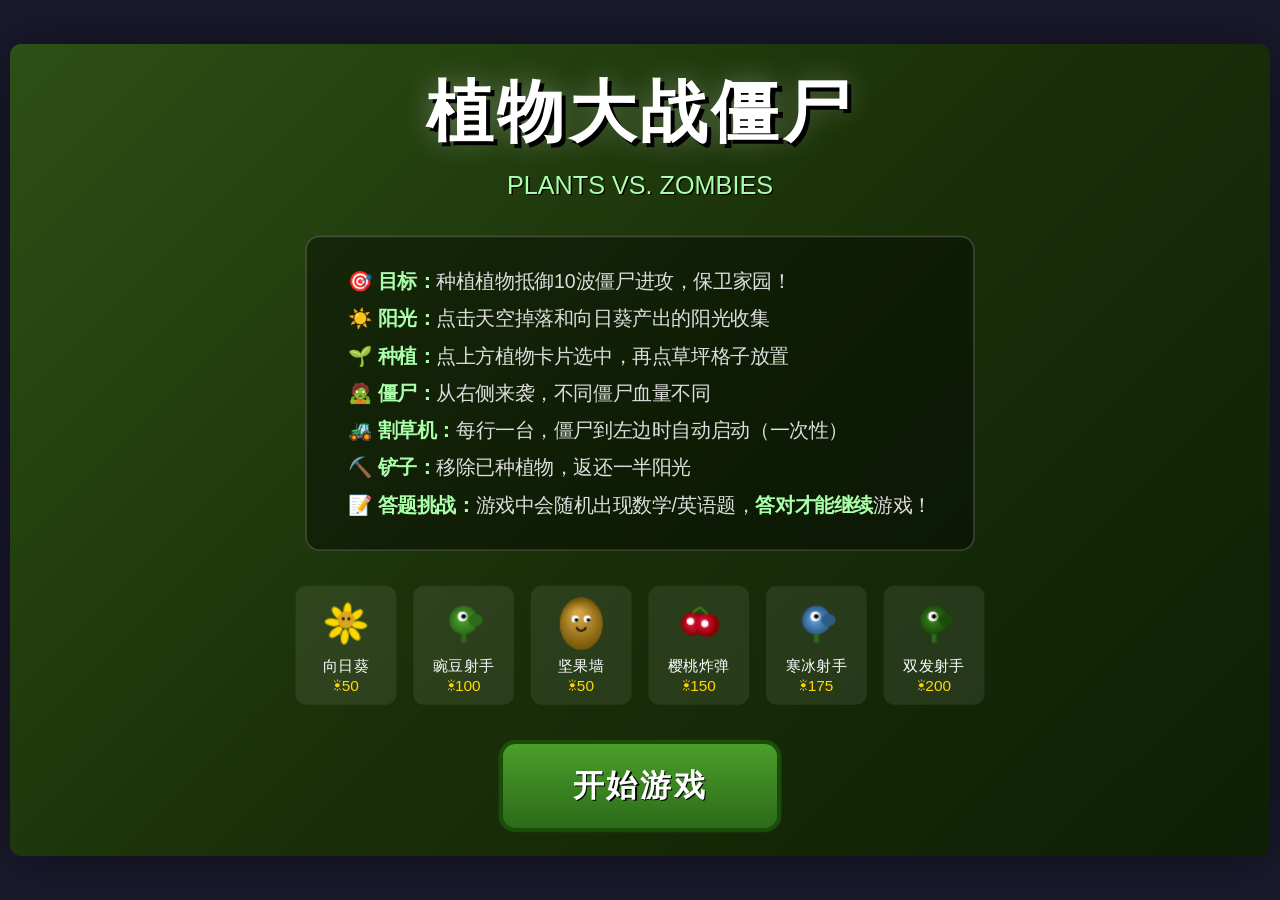
<file: pvz.html>
<!DOCTYPE html>
<html lang="zh-CN">
<head>
<meta charset="UTF-8">
<meta name="viewport" content="width=device-width, initial-scale=1.0">
<title>植物大战僵尸</title>
<style>
  * { margin: 0; padding: 0; box-sizing: border-box; }
  body {
    background: #1a1a2e;
    display: flex;
    justify-content: center;
    align-items: center;
    min-height: 100vh;
    font-family: 'Microsoft YaHei', 'PingFang SC', sans-serif;
    overflow: hidden;
    user-select: none;
  }
  #game-container {
    position: relative;
    width: 900px;
    height: 580px;
    box-shadow: 0 0 40px rgba(0,0,0,0.5);
    border-radius: 8px;
    overflow: hidden;
  }
  canvas { display: block; cursor: pointer; }
  .overlay {
    position: absolute;
    top: 0; left: 0;
    width: 100%; height: 100%;
    display: flex;
    flex-direction: column;
    justify-content: center;
    align-items: center;
    z-index: 10;
    transition: opacity 0.3s;
  }
  #menu-overlay { background: linear-gradient(135deg, #2d5016 0%, #1a3009 50%, #0d1f04 100%); }
  #gameover-overlay { background: rgba(20,0,0,0.85); display: none; }
  #victory-overlay { background: rgba(0,20,0,0.85); display: none; }
  .overlay h1 {
    font-size: 48px; color: #fff;
    text-shadow: 3px 3px 0 #000, 0 0 20px rgba(255,255,255,0.3);
    margin-bottom: 10px; letter-spacing: 3px;
  }
  .overlay .subtitle { font-size: 18px; color: #aaffaa; margin-bottom: 25px; text-shadow: 1px 1px 0 #000; }
  .overlay .instructions {
    background: rgba(0,0,0,0.4);
    border: 1px solid rgba(255,255,255,0.2);
    border-radius: 10px;
    padding: 18px 30px;
    margin-bottom: 25px;
    max-width: 620px;
    color: #ddd; font-size: 14px; line-height: 1.9;
  }
  .overlay .instructions strong { color: #aaffaa; }
  .plant-list { display: flex; gap: 12px; margin-bottom: 25px; flex-wrap: wrap; justify-content: center; }
  .plant-info {
    display: flex; flex-direction: column; align-items: center;
    background: rgba(255,255,255,0.08);
    border-radius: 8px; padding: 8px 10px; min-width: 72px;
  }
  .plant-info canvas { width: 38px; height: 38px; }
  .plant-info .name { color: #fff; font-size: 11px; margin-top: 4px; }
  .plant-info .cost { color: #ffd700; font-size: 11px; }
  .btn {
    background: linear-gradient(180deg, #4a9e2a 0%, #2d6b1a 100%);
    color: #fff; border: 3px solid #1a4d0a; border-radius: 12px;
    padding: 15px 50px; font-size: 22px; cursor: pointer;
    text-shadow: 1px 1px 0 #000; transition: all 0.2s;
    font-family: inherit; font-weight: bold; letter-spacing: 2px;
  }
  .btn:hover { transform: scale(1.05); box-shadow: 0 0 20px rgba(74,158,42,0.6); }
  .btn:active { transform: scale(0.98); }
  #pause-btn {
    position: absolute; top: 10px; right: 10px; z-index: 5;
    background: rgba(0,0,0,0.5); border: 2px solid rgba(255,255,255,0.3);
    color: #fff; border-radius: 8px; padding: 6px 16px; cursor: pointer;
    font-size: 14px; font-family: inherit; display: none;
  }
  #pause-btn:hover { background: rgba(0,0,0,0.7); }
  /* 答题挑战覆盖层 */
  #quiz-overlay { background: rgba(8,16,34,0.94); display: none; z-index: 30; }
  #quiz-overlay .qtitle { font-size: 30px; color: #ffe066; margin-bottom: 6px; letter-spacing: 2px; text-shadow: 2px 2px 0 #000; }
  #quiz-overlay .qhint { font-size: 14px; color: #9fd0ff; margin-bottom: 16px; }
  #quiz-overlay .qtext { font-size: 26px; color: #fff; margin-bottom: 22px; text-align: center; max-width: 700px; line-height: 1.5; text-shadow: 1px 1px 0 #000; }
  #quiz-options { display: grid; grid-template-columns: 1fr 1fr; gap: 14px; width: 540px; max-width: 86vw; }
  .quiz-opt { background: linear-gradient(180deg,#3a6db0,#244a82); color: #fff; border: 3px solid #16315a; border-radius: 12px; padding: 16px 10px; font-size: 22px; cursor: pointer; font-family: inherit; font-weight: bold; text-shadow: 1px 1px 0 #000; transition: .12s; }
  .quiz-opt:hover { transform: scale(1.04); box-shadow: 0 0 18px rgba(80,150,255,.7); }
  .quiz-opt.wrong { background: linear-gradient(180deg,#b03a3a,#822424); border-color: #5a1616; }
  .quiz-opt.right { background: linear-gradient(180deg,#3ab04a,#248a32); border-color: #165a25; }
  #quiz-feedback { font-size: 18px; margin-top: 18px; min-height: 24px; text-shadow: 1px 1px 0 #000; }
</style>
</head>
<body>
<div id="game-container">
  <canvas id="gameCanvas" width="900" height="580"></canvas>
  <button id="pause-btn">暂停</button>

  <div id="menu-overlay" class="overlay">
    <h1>植物大战僵尸</h1>
    <div class="subtitle">PLANTS VS. ZOMBIES</div>
    <div class="instructions">
      <p>🎯 <strong>目标：</strong>种植植物抵御10波僵尸进攻，保卫家园！</p>
      <p>☀️ <strong>阳光：</strong>点击天空掉落和向日葵产出的阳光收集</p>
      <p>🌱 <strong>种植：</strong>点上方植物卡片选中，再点草坪格子放置</p>
      <p>🧟 <strong>僵尸：</strong>从右侧来袭，不同僵尸血量不同</p>
      <p>🚜 <strong>割草机：</strong>每行一台，僵尸到左边时自动启动（一次性）</p>
      <p>⛏️ <strong>铲子：</strong>移除已种植物，返还一半阳光</p>
      <p>📝 <strong>答题挑战：</strong>游戏中会随机出现数学/英语题，<strong>答对才能继续</strong>游戏！</p>
    </div>
    <div class="plant-list" id="plant-preview"></div>
    <button class="btn" onclick="startGame()">开始游戏</button>
  </div>

  <div id="gameover-overlay" class="overlay">
    <h1 style="color:#ff4444">游戏结束</h1>
    <div class="subtitle" style="color:#ff8888">僵尸吃掉了你的脑子！</div>
    <div id="gameover-stats" style="color:#ddd; margin-bottom:25px; font-size:16px;"></div>
    <button class="btn" onclick="startGame()">重新开始</button>
  </div>

  <div id="victory-overlay" class="overlay">
    <h1 style="color:#ffdd44">胜利！</h1>
    <div class="subtitle" style="color:#aaffaa">你成功保卫了家园！</div>
    <div id="victory-stats" style="color:#ddd; margin-bottom:25px; font-size:16px;"></div>
    <button class="btn" onclick="startGame()">再玩一次</button>
  </div>

  <div id="quiz-overlay" class="overlay">
    <div class="qtitle" id="quiz-title">📐 数学题</div>
    <div class="qhint">答对才能继续游戏 · 答对可获得阳光奖励</div>
    <div class="qtext" id="quiz-q"></div>
    <div id="quiz-options"></div>
    <div id="quiz-feedback"></div>
  </div>
</div>

<script>
// ===================== 常量 =====================
const CW = 900, CH = 580;
const COLS = 9, ROWS = 5;
const CELL_W = 90, CELL_H = 100;
const GRID_X = 45, GRID_Y = 75;

const canvas = document.getElementById('gameCanvas');
const ctx = canvas.getContext('2d');

const PLANT_DEFS = {
  sunflower:  { name:'向日葵',   cost:50,  hp:300,  cooldown:7500 },
  peashooter: { name:'豌豆射手', cost:100, hp:300,  cooldown:7500 },
  wallnut:    { name:'坚果墙',   cost:50,  hp:4000, cooldown:30000 },
  cherrybomb: { name:'樱桃炸弹', cost:150, hp:300,  cooldown:50000 },
  snowpea:    { name:'寒冰射手', cost:175, hp:300,  cooldown:7500 },
  repeater:   { name:'双发射手', cost:200, hp:300,  cooldown:7500 }
};
const PLANT_KEYS = ['sunflower','peashooter','wallnut','cherrybomb','snowpea','repeater'];

const ZOMBIE_DEFS = {
  basic:     { hp:200,  speed:0.018, damage:1 },
  conehead:  { hp:560,  speed:0.018, damage:1 },
  buckethead:{ hp:1300, speed:0.016, damage:1 },
  flag:      { hp:200,  speed:0.026, damage:1 }
};

const WAVES = [
  { zombies:[{t:'basic',n:3,dt:5000}], break:20000 },
  { zombies:[{t:'basic',n:5,dt:4000}], break:18000 },
  { zombies:[{t:'basic',n:4,dt:4000},{t:'conehead',n:2,dt:6000}], break:18000 },
  { zombies:[{t:'basic',n:5,dt:3500},{t:'conehead',n:3,dt:5000}], break:18000 },
  { zombies:[{t:'flag',n:1,dt:0},{t:'basic',n:6,dt:2500},{t:'conehead',n:4,dt:3000}], break:25000 },
  { zombies:[{t:'basic',n:6,dt:3000},{t:'conehead',n:4,dt:4000},{t:'buckethead',n:2,dt:6000}], break:18000 },
  { zombies:[{t:'basic',n:8,dt:2500},{t:'conehead',n:5,dt:3000},{t:'buckethead',n:3,dt:5000}], break:18000 },
  { zombies:[{t:'basic',n:10,dt:2000},{t:'conehead',n:6,dt:2500},{t:'buckethead',n:4,dt:4000}], break:18000 },
  { zombies:[{t:'basic',n:12,dt:2000},{t:'conehead',n:8,dt:2200},{t:'buckethead',n:5,dt:3500}], break:25000 },
  { zombies:[{t:'flag',n:2,dt:1000},{t:'basic',n:15,dt:1500},{t:'conehead',n:10,dt:1800},{t:'buckethead',n:8,dt:2500}], break:0 }
];

// ===================== 状态 =====================
let gameState = 'MENU';
let sun = 50, selectedPlant = null, shovelMode = false;
let plants = [], zombies = [], projectiles = [], suns = [], particles = [], lawnmowers = [];
let currentWave = 0, waveState = 'WAITING', waveTimer = 15000;
let spawnQueue = [], spawnTimer = 0;
let lastSunDrop = 0;
let plantCooldowns = {};
PLANT_KEYS.forEach(k => plantCooldowns[k] = 0);
let mouse = { x:-100, y:-100 };
let screenShake = 0, waveAnnouncement = 0, waveAnnouncementText = '';
let totalKills = 0, paused = false, lastTime = 0, gameTime = 0;
let quizActive = false, quizNextAt = 0, quizCorrect = 0;
const QUIZ_MIN = 22000, QUIZ_MAX = 40000;

// ===================== 音效 =====================
let audioCtx = null;
function initAudio(){ if(!audioCtx){ try{ audioCtx = new (window.AudioContext||window.webkitAudioContext)(); }catch(e){} } }
function playSound(type){
  if(!audioCtx) return;
  const t = audioCtx.currentTime;
  const o = audioCtx.createOscillator();
  const g = audioCtx.createGain();
  o.connect(g); g.connect(audioCtx.destination);
  switch(type){
    case 'plant':
      o.frequency.setValueAtTime(300,t); o.frequency.exponentialRampToValueAtTime(200,t+0.1);
      g.gain.setValueAtTime(0.15,t); g.gain.exponentialRampToValueAtTime(0.01,t+0.15);
      o.start(t); o.stop(t+0.15); break;
    case 'shoot':
      o.frequency.setValueAtTime(600,t); o.frequency.exponentialRampToValueAtTime(400,t+0.05);
      g.gain.setValueAtTime(0.08,t); g.gain.exponentialRampToValueAtTime(0.01,t+0.06);
      o.start(t); o.stop(t+0.06); break;
    case 'hit':
      o.frequency.setValueAtTime(200,t);
      g.gain.setValueAtTime(0.05,t); g.gain.exponentialRampToValueAtTime(0.01,t+0.05);
      o.start(t); o.stop(t+0.05); break;
    case 'sun':
      o.frequency.setValueAtTime(800,t); o.frequency.exponentialRampToValueAtTime(1200,t+0.15);
      g.gain.setValueAtTime(0.1,t); g.gain.exponentialRampToValueAtTime(0.01,t+0.2);
      o.start(t); o.stop(t+0.2); break;
    case 'zombieDie':
      o.type='sawtooth'; o.frequency.setValueAtTime(150,t); o.frequency.exponentialRampToValueAtTime(50,t+0.3);
      g.gain.setValueAtTime(0.1,t); g.gain.exponentialRampToValueAtTime(0.01,t+0.3);
      o.start(t); o.stop(t+0.3); break;
    case 'explosion':
      o.type='sawtooth'; o.frequency.setValueAtTime(100,t); o.frequency.exponentialRampToValueAtTime(30,t+0.5);
      g.gain.setValueAtTime(0.2,t); g.gain.exponentialRampToValueAtTime(0.01,t+0.5);
      o.start(t); o.stop(t+0.5); break;
    case 'gameover':
      o.type='sawtooth'; o.frequency.setValueAtTime(200,t); o.frequency.exponentialRampToValueAtTime(50,t+1);
      g.gain.setValueAtTime(0.15,t); g.gain.exponentialRampToValueAtTime(0.01,t+1);
      o.start(t); o.stop(t+1); break;
    case 'victory':
      [523,659,784,1047].forEach((f,i)=>{
        const o2=audioCtx.createOscillator(), g2=audioCtx.createGain();
        o2.connect(g2); g2.connect(audioCtx.destination);
        o2.frequency.setValueAtTime(f,t+i*0.15);
        g2.gain.setValueAtTime(0.1,t+i*0.15); g2.gain.exponentialRampToValueAtTime(0.01,t+i*0.15+0.3);
        o2.start(t+i*0.15); o2.stop(t+i*0.15+0.3);
      });
      return;
  }
}

// ===================== 工具 =====================
function cellToX(col){ return GRID_X + col*CELL_W + CELL_W/2; }
function cellToY(row){ return GRID_Y + row*CELL_H + CELL_H/2; }
function xToCol(x){ return Math.floor((x-GRID_X)/CELL_W); }
function yToRow(y){ return Math.floor((y-GRID_Y)/CELL_H); }
function rand(a,b){ return a+Math.random()*(b-a); }
function clamp(v,a,b){ return Math.max(a,Math.min(b,v)); }

// ===================== 粒子 =====================
class Particle{
  constructor(x,y,vx,vy,color,size,life){
    this.x=x; this.y=y; this.vx=vx; this.vy=vy;
    this.color=color; this.size=size; this.life=life; this.maxLife=life;
  }
  update(dt){
    this.x+=this.vx*dt; this.y+=this.vy*dt; this.vy+=0.0003*dt; this.life-=dt;
  }
  draw(ctx){
    const a=this.life/this.maxLife;
    ctx.globalAlpha=a; ctx.fillStyle=this.color;
    ctx.beginPath(); ctx.arc(this.x,this.y,this.size*a,0,Math.PI*2); ctx.fill();
    ctx.globalAlpha=1;
  }
}
function spawnParticles(x,y,count,color,spread,smin,smax){
  for(let i=0;i<count;i++){
    const a=Math.random()*Math.PI*2, s=rand(0.05,spread);
    particles.push(new Particle(x,y,Math.cos(a)*s,Math.sin(a)*s-0.05,color,rand(smin,smax),rand(400,800)));
  }
}

// ===================== 阳光 =====================
class SunDrop{
  constructor(x,y,fromSky){
    this.x=x; this.y=y; this.value=25; this.life=8000; this.collected=false; this.bob=0;
    this.fromSky=fromSky; this.landed=!fromSky;
    if(fromSky){ this.targetY=rand(150,CH-80); this.vy=0.05; this.vx=0; }
    else { this.vy=-0.08; this.vx=rand(-0.03,0.03); this.landY=y+20; }
  }
  update(dt){
    if(this.fromSky && !this.landed){
      this.y+=this.vy*dt;
      if(this.y>=this.targetY){ this.landed=true; this.y=this.targetY; }
    } else if(!this.fromSky && !this.landed){
      this.y+=this.vy*dt; this.x+=this.vx*dt;
      if(this.y>=this.landY){ this.landed=true; this.y=this.landY; }
    } else {
      this.bob+=dt*0.003;
    }
    this.life-=dt;
  }
  draw(ctx){
    const cy=this.landed?this.y+Math.sin(this.bob)*3:this.y, r=18, cx=this.x;
    const grad=ctx.createRadialGradient(cx,cy,0,cx,cy,r*2);
    grad.addColorStop(0,'rgba(255,230,100,0.4)'); grad.addColorStop(1,'rgba(255,230,100,0)');
    ctx.fillStyle=grad; ctx.beginPath(); ctx.arc(cx,cy,r*2,0,Math.PI*2); ctx.fill();
    ctx.save(); ctx.translate(cx,cy); ctx.rotate(this.bob*0.5); ctx.fillStyle='#ffe066';
    for(let i=0;i<8;i++){ ctx.rotate(Math.PI/4); ctx.beginPath(); ctx.moveTo(0,-r*1.3); ctx.lineTo(4,-r*0.8); ctx.lineTo(-4,-r*0.8); ctx.fill(); }
    ctx.restore();
    const g2=ctx.createRadialGradient(cx-4,cy-4,2,cx,cy,r);
    g2.addColorStop(0,'#fff5b0'); g2.addColorStop(0.5,'#ffd700'); g2.addColorStop(1,'#daa520');
    ctx.fillStyle=g2; ctx.beginPath(); ctx.arc(cx,cy,r,0,Math.PI*2); ctx.fill();
    ctx.strokeStyle='#b8860b'; ctx.lineWidth=1.5; ctx.stroke();
    ctx.fillStyle='rgba(255,255,255,0.6)'; ctx.beginPath(); ctx.arc(cx-5,cy-5,4,0,Math.PI*2); ctx.fill();
  }
  contains(x,y){ const dx=x-this.x, dy=y-this.y; return dx*dx+dy*dy<500; }
}

// ===================== 植物 =====================
class Plant{
  constructor(type,col,row){
    this.type=type; this.def=PLANT_DEFS[type]; this.col=col; this.row=row;
    this.x=cellToX(col); this.y=cellToY(row); this.hp=this.def.hp; this.maxHp=this.def.hp;
    this.anim=0; this.recoil=0; this.exploding=false; this.explodeTimer=0; this.dead=false;
    this.sunTimer=rand(5000,9000); this.shootTimer=0; this.flashTimer=0;
  }
  update(dt){
    this.anim+=dt;
    if(this.recoil>0) this.recoil-=dt*0.005;
    if(this.flashTimer>0) this.flashTimer-=dt;
    if(this.type==='sunflower'){
      this.sunTimer-=dt;
      if(this.sunTimer<=0){ this.sunTimer=24000; suns.push(new SunDrop(this.x+rand(-10,10),this.y-10,false)); playSound('sun'); }
    }
    if(this.type==='peashooter'||this.type==='snowpea'||this.type==='repeater'){
      let hasZombie=false;
      for(const z of zombies){ if(z.row===this.row && z.x>this.x-10 && z.x<CW+50 && !z.dead){ hasZombie=true; break; } }
      this.shootTimer-=dt;
      if(hasZombie && this.shootTimer<=0){ this.shootTimer=1500; this.shoot(); }
    }
    if(this.type==='cherrybomb' && !this.exploding){ this.explodeTimer+=dt; if(this.explodeTimer>1200) this.explode(); }
    if(this.hp<=0) this.dead=true;
  }
  shoot(){
    const pea=this.type==='snowpea'?'snow':'normal';
    projectiles.push(new Projectile(this.x+20,this.y-5,this.row,pea,20));
    playSound('shoot'); this.recoil=1;
    if(this.type==='repeater'){
      setTimeout(()=>{ if(!this.dead) projectiles.push(new Projectile(this.x+20,this.y-5,this.row,pea,20)); },200);
    }
  }
  explode(){
    this.exploding=true; this.dead=true; screenShake=15; playSound('explosion');
    const cx=this.x, cy=this.y;
    for(const z of zombies){ if(z.dead) continue; const dx=z.x-cx, dy=z.y-cy; if(Math.abs(dx)<CELL_W*1.5 && Math.abs(dy)<CELL_H*1.5){ z.hp-=1800; z.flashTimer=100; } }
    for(let i=0;i<40;i++){ const a=Math.random()*Math.PI*2, s=rand(0.1,0.4); particles.push(new Particle(cx,cy,Math.cos(a)*s,Math.sin(a)*s,['#ff0000','#ff6600','#ffaa00','#ffff00'][Math.floor(Math.random()*4)],rand(8,18),rand(500,1000))); }
  }
  takeDamage(d){ this.hp-=d; this.flashTimer=100; }
  draw(ctx){
    ctx.save(); ctx.translate(this.x,this.y);
    const s=Math.sin(this.anim*0.002)*0.03; ctx.scale(1+s,1-s);
    if(this.flashTimer>0) ctx.globalAlpha=0.7+Math.sin(this.flashTimer*0.05)*0.3;
    if(this.recoil>0) ctx.translate(-this.recoil*5,0);
    if(this.type==='cherrybomb' && Math.sin(this.explodeTimer*0.02)>0) ctx.globalAlpha=0.5;
    switch(this.type){
      case 'sunflower': this.drawSunflower(ctx); break;
      case 'peashooter': this.drawPeashooter(ctx,'#4a9e2a','#2d6b1a'); break;
      case 'wallnut': this.drawWallnut(ctx); break;
      case 'cherrybomb': this.drawCherryBomb(ctx); break;
      case 'snowpea': this.drawPeashooter(ctx,'#5b9bd5','#2e5c8a'); break;
      case 'repeater': this.drawPeashooter(ctx,'#3a7d1a','#1a4d0a'); break;
    }
    ctx.restore();
    if(this.hp<this.maxHp && this.type!=='cherrybomb'){
      const bw=40,bh=4,bx=this.x-bw/2,by=this.y-45;
      ctx.fillStyle='rgba(0,0,0,0.5)'; ctx.fillRect(bx,by,bw,bh);
      const r=this.hp/this.maxHp; ctx.fillStyle=r>0.5?'#4caf50':r>0.25?'#ff9800':'#f44336'; ctx.fillRect(bx,by,bw*r,bh);
    }
  }
  drawSunflower(ctx){
    ctx.fillStyle='#2d6b1a'; ctx.fillRect(-3,5,6,25);
    ctx.fillStyle='#4a9e2a';
    ctx.beginPath(); ctx.ellipse(-12,15,10,6,-0.3,0,Math.PI*2); ctx.fill();
    ctx.beginPath(); ctx.ellipse(12,18,10,6,0.3,0,Math.PI*2); ctx.fill();
    ctx.save(); ctx.rotate(this.anim*0.0003);
    for(let i=0;i<10;i++){ ctx.rotate(Math.PI*2/10); const g=ctx.createLinearGradient(0,-30,0,-10); g.addColorStop(0,'#ffe066'); g.addColorStop(1,'#ffd700'); ctx.fillStyle=g; ctx.beginPath(); ctx.ellipse(0,-22,7,13,0,0,Math.PI*2); ctx.fill(); }
    ctx.restore();
    const cg=ctx.createRadialGradient(-3,-3,2,0,0,14); cg.addColorStop(0,'#daa520'); cg.addColorStop(1,'#8b6914');
    ctx.fillStyle=cg; ctx.beginPath(); ctx.arc(0,-5,14,0,Math.PI*2); ctx.fill();
    ctx.fillStyle='#000'; ctx.beginPath(); ctx.arc(-4,-7,2.5,0,Math.PI*2); ctx.fill(); ctx.beginPath(); ctx.arc(4,-7,2.5,0,Math.PI*2); ctx.fill();
    ctx.fillStyle='#fff'; ctx.beginPath(); ctx.arc(-3.5,-7.5,1,0,Math.PI*2); ctx.fill(); ctx.beginPath(); ctx.arc(4.5,-7.5,1,0,Math.PI*2); ctx.fill();
    ctx.strokeStyle='#000'; ctx.lineWidth=1.5; ctx.beginPath(); ctx.arc(0,-2,4,0.2,Math.PI-0.2); ctx.stroke();
  }
  drawPeashooter(ctx,head,dark){
    ctx.fillStyle='#2d6b1a'; ctx.fillRect(-3,5,6,28);
    ctx.fillStyle='#4a9e2a'; ctx.beginPath(); ctx.ellipse(-12,18,10,6,-0.3,0,Math.PI*2); ctx.fill(); ctx.beginPath(); ctx.ellipse(12,22,10,6,0.3,0,Math.PI*2); ctx.fill();
    const hg=ctx.createRadialGradient(-3,-8,3,0,-5,18); hg.addColorStop(0,head); hg.addColorStop(1,dark);
    ctx.fillStyle=hg; ctx.beginPath(); ctx.arc(0,-5,16,0,Math.PI*2); ctx.fill();
    ctx.fillStyle=dark; ctx.beginPath(); ctx.ellipse(14,-5,8,7,0,0,Math.PI*2); ctx.fill();
    ctx.fillStyle='rgba(0,0,0,0.3)'; ctx.beginPath(); ctx.ellipse(16,-5,5,4,0,0,Math.PI*2); ctx.fill();
    ctx.fillStyle='#fff'; ctx.beginPath(); ctx.arc(-2,-10,5,0,Math.PI*2); ctx.fill();
    ctx.fillStyle='#000'; ctx.beginPath(); ctx.arc(0,-10,2.5,0,Math.PI*2); ctx.fill();
    ctx.fillStyle='#fff'; ctx.beginPath(); ctx.arc(1,-11,1,0,Math.PI*2); ctx.fill();
    if(head==='#5b9bd5'){ ctx.fillStyle='rgba(200,230,255,0.6)'; for(let i=0;i<3;i++){ const a=this.anim*0.001+i*2; ctx.beginPath(); ctx.arc(Math.cos(a)*22,-5+Math.sin(a)*8,3,0,Math.PI*2); ctx.fill(); } }
  }
  drawWallnut(ctx){
    const r=this.hp/this.maxHp;
    const g=ctx.createRadialGradient(-5,-15,5,0,0,28); g.addColorStop(0,'#d4a544'); g.addColorStop(0.6,'#b8860b'); g.addColorStop(1,'#7a5a0a');
    ctx.fillStyle=g; ctx.beginPath(); ctx.ellipse(0,0,25,30,0,0,Math.PI*2); ctx.fill();
    ctx.strokeStyle='#5a3a0a'; ctx.lineWidth=1.5; ctx.stroke();
    if(r<0.66){ ctx.strokeStyle='rgba(60,30,0,0.6)'; ctx.lineWidth=1.5; ctx.beginPath(); ctx.moveTo(-15,-10); ctx.lineTo(-8,0); ctx.lineTo(-12,8); ctx.stroke(); }
    if(r<0.33){ ctx.beginPath(); ctx.moveTo(10,-15); ctx.lineTo(5,-5); ctx.lineTo(12,5); ctx.stroke(); ctx.beginPath(); ctx.moveTo(-5,10); ctx.lineTo(0,18); ctx.lineTo(-8,22); ctx.stroke(); }
    ctx.fillStyle='#fff'; ctx.beginPath(); ctx.arc(-7,-5,4,0,Math.PI*2); ctx.fill(); ctx.beginPath(); ctx.arc(7,-5,4,0,Math.PI*2); ctx.fill();
    ctx.fillStyle='#000'; ctx.beginPath(); ctx.arc(-6,-4,2,0,Math.PI*2); ctx.fill(); ctx.beginPath(); ctx.arc(8,-4,2,0,Math.PI*2); ctx.fill();
    ctx.strokeStyle='#000'; ctx.lineWidth=1.5; ctx.beginPath();
    if(r>0.66) ctx.arc(0,3,5,0.2,Math.PI-0.2);
    else if(r>0.33) ctx.moveTo(-5,6),ctx.lineTo(5,6);
    else ctx.arc(0,8,5,Math.PI+0.2,Math.PI*2-0.2);
    ctx.stroke();
  }
  drawCherryBomb(ctx){
    const flash=this.explodeTimer>800;
    const c1=flash?'#ff6': '#dc143c', c2=flash?'#ff0':'#8b0000';
    let g1=ctx.createRadialGradient(-10,-2,3,-8,0,14); g1.addColorStop(0,c1); g1.addColorStop(1,c2);
    ctx.fillStyle=g1; ctx.beginPath(); ctx.arc(-8,0,13,0,Math.PI*2); ctx.fill(); ctx.strokeStyle='#5a0a0a'; ctx.lineWidth=1; ctx.stroke();
    let g2=ctx.createRadialGradient(5,-2,3,8,0,14); g2.addColorStop(0,c1); g2.addColorStop(1,c2);
    ctx.fillStyle=g2; ctx.beginPath(); ctx.arc(10,2,13,0,Math.PI*2); ctx.fill(); ctx.stroke();
    ctx.strokeStyle='#3a7d1a'; ctx.lineWidth=3; ctx.beginPath(); ctx.moveTo(-8,-12); ctx.quadraticCurveTo(-2,-20,2,-18); ctx.moveTo(10,-10); ctx.quadraticCurveTo(4,-18,2,-18); ctx.stroke();
    ctx.fillStyle='#4a9e2a'; ctx.beginPath(); ctx.ellipse(4,-20,5,3,0.5,0,Math.PI*2); ctx.fill();
    ctx.fillStyle='#fff'; ctx.beginPath(); ctx.arc(-10,-2,4,0,Math.PI*2); ctx.fill(); ctx.beginPath(); ctx.arc(-5,-2,4,0,Math.PI*2); ctx.fill(); ctx.beginPath(); ctx.arc(7,0,4,0,Math.PI*2); ctx.fill(); ctx.beginPath(); ctx.arc(12,0,4,0,Math.PI*2); ctx.fill();
    ctx.fillStyle='#000'; ctx.beginPath(); ctx.arc(-7,-2,2,0,Math.PI*2); ctx.fill(); ctx.beginPath(); ctx.arc(10,0,2,0,Math.PI*2); ctx.fill();
    ctx.strokeStyle='#000'; ctx.lineWidth=2; ctx.beginPath(); ctx.moveTo(-14,-8); ctx.lineTo(-4,-6); ctx.stroke(); ctx.beginPath(); ctx.moveTo(4,-6); ctx.lineTo(16,-8); ctx.stroke();
  }
}

// ===================== 投射物 =====================
class Projectile{
  constructor(x,y,row,type,damage){ this.x=x; this.y=y; this.row=row; this.type=type; this.damage=damage; this.speed=0.35; this.dead=false; this.spin=0; }
  update(dt){
    this.x+=this.speed*dt; this.spin+=dt*0.01;
    if(this.x>CW+20) this.dead=true;
    for(const z of zombies){ if(z.row!==this.row||z.dead) continue; if(Math.abs(z.x-this.x)<25 && z.x>this.x-10){ z.hp-=this.damage; z.flashTimer=80; if(this.type==='snow') z.slowTimer=5000; playSound('hit'); spawnParticles(this.x,this.y,4,this.type==='snow'?'#aaddff':'#aaff66',0.15,2,4); this.dead=true; break; } }
  }
  draw(ctx){
    ctx.save(); ctx.translate(this.x,this.y); ctx.rotate(this.spin);
    if(this.type==='snow'){ const g=ctx.createRadialGradient(-2,-2,1,0,0,8); g.addColorStop(0,'#e0f0ff'); g.addColorStop(0.5,'#5b9bd5'); g.addColorStop(1,'#2e5c8a'); ctx.fillStyle=g; ctx.beginPath(); ctx.arc(0,0,8,0,Math.PI*2); ctx.fill(); ctx.fillStyle='rgba(200,230,255,0.5)'; ctx.beginPath(); ctx.arc(-3,-3,3,0,Math.PI*2); ctx.fill(); }
    else { const g=ctx.createRadialGradient(-2,-2,1,0,0,8); g.addColorStop(0,'#b4d96b'); g.addColorStop(0.5,'#4a9e2a'); g.addColorStop(1,'#2d6b1a'); ctx.fillStyle=g; ctx.beginPath(); ctx.arc(0,0,8,0,Math.PI*2); ctx.fill(); ctx.fillStyle='rgba(200,255,150,0.5)'; ctx.beginPath(); ctx.arc(-3,-3,3,0,Math.PI*2); ctx.fill(); }
    ctx.restore();
  }
}

// ===================== 僵尸 =====================
class Zombie{
  constructor(type,row){
    this.type=type; this.def=ZOMBIE_DEFS[type]; this.row=row;
    this.x=CW+30+rand(0,50); this.y=cellToY(row);
    this.hp=this.def.hp; this.maxHp=this.def.hp; this.speed=this.def.speed;
    this.eating=false; this.target=null; this.anim=rand(0,1000); this.dead=false;
    this.slowTimer=0; this.flashTimer=0; this.dyingTimer=0;
  }
  update(dt){
    if(this.dyingTimer>0){ this.dyingTimer-=dt; if(this.dyingTimer<=0) this.dead=true; return; }
    this.anim+=dt;
    if(this.flashTimer>0) this.flashTimer-=dt;
    if(this.slowTimer>0) this.slowTimer-=dt;
    this.eating=false; this.target=null;
    for(const p of plants){ if(p.dead) continue; if(p.col===Math.round((this.x-GRID_X-CELL_W/2)/CELL_W) && p.row===this.row){ if(this.x<p.x+25 && this.x>p.x-5){ this.eating=true; this.target=p; p.takeDamage(this.def.damage*dt/16); break; } } }
    if(!this.eating){ const spd=this.slowTimer>0?this.speed*0.4:this.speed; this.x-=spd*dt; }
    if(this.hp<=0 && this.dyingTimer<=0){ this.dyingTimer=600; totalKills++; playSound('zombieDie'); spawnParticles(this.x,this.y-10,12,'#5a8a3a',0.2,3,6); if(Math.random()<0.1) suns.push(new SunDrop(this.x,this.y,false)); }
  }
  draw(ctx){
    ctx.save(); ctx.translate(this.x,this.y);
    if(this.dyingTimer>0){ ctx.globalAlpha=this.dyingTimer/600; ctx.rotate((1-this.dyingTimer/600)*0.5); ctx.translate(0,(1-this.dyingTimer/600)*10); }
    if(this.flashTimer>0) ctx.globalAlpha=0.5;
    const slowed=this.slowTimer>0, walkBob=Math.sin(this.anim*0.005)*2;
    ctx.fillStyle='rgba(0,0,0,0.2)'; ctx.beginPath(); ctx.ellipse(0,30,18,5,0,0,Math.PI*2); ctx.fill();
    const legA=Math.sin(this.anim*0.005)*8, legB=-legA;
    ctx.fillStyle=slowed?'#5a7a8a':'#3a5a2a'; ctx.fillRect(-8,15+walkBob,6,15-Math.abs(legA)); ctx.fillRect(3,15-walkBob,6,15-Math.abs(legB));
    const bg=ctx.createLinearGradient(0,-15,0,20); bg.addColorStop(0,slowed?'#6a8a9a':'#5a7a3a'); bg.addColorStop(1,slowed?'#4a6a7a':'#3a5a2a');
    ctx.fillStyle=bg; ctx.beginPath(); ctx.roundRect(-10,-10+walkBob,20,28,4); ctx.fill();
    ctx.strokeStyle='rgba(0,0,0,0.3)'; ctx.lineWidth=1; ctx.beginPath(); ctx.moveTo(-5,0+walkBob); ctx.lineTo(3,5+walkBob); ctx.stroke();
    ctx.save(); ctx.translate(8,-5+walkBob); ctx.rotate(this.eating?Math.sin(this.anim*0.01)*0.3:Math.sin(this.anim*0.005)*0.2); ctx.fillStyle=slowed?'#7a9aaa':'#6a8a4a'; ctx.fillRect(0,0,18,5); ctx.beginPath(); ctx.arc(18,2,4,0,Math.PI*2); ctx.fill(); ctx.restore();
    const hg=ctx.createRadialGradient(-3,-18,2,0,-15,14); hg.addColorStop(0,slowed?'#8aabbb':'#7a9a5a'); hg.addColorStop(1,slowed?'#5a7a8a':'#5a7a3a');
    ctx.fillStyle=hg; ctx.beginPath(); ctx.arc(0,-15+walkBob,13,0,Math.PI*2); ctx.fill(); ctx.strokeStyle='#3a5a2a'; ctx.lineWidth=1; ctx.stroke();
    ctx.fillStyle='#fff'; ctx.beginPath(); ctx.arc(-4,-16+walkBob,3,0,Math.PI*2); ctx.fill(); ctx.beginPath(); ctx.arc(4,-16+walkBob,3,0,Math.PI*2); ctx.fill();
    ctx.fillStyle=this.eating?'#f00':'#000'; ctx.beginPath(); ctx.arc(-4,-16+walkBob,1.5,0,Math.PI*2); ctx.fill(); ctx.beginPath(); ctx.arc(4,-16+walkBob,1.5,0,Math.PI*2); ctx.fill();
    ctx.fillStyle='#1a1a1a';
    if(this.eating){ const mh=Math.abs(Math.sin(this.anim*0.015))*6+2; ctx.beginPath(); ctx.ellipse(0,-8+walkBob,5,mh,0,0,Math.PI*2); ctx.fill(); ctx.fillStyle='#fff'; ctx.fillRect(-3,-8+walkBob-mh/2,2,3); ctx.fillRect(1,-8+walkBob-mh/2,2,3); }
    else { ctx.beginPath(); ctx.ellipse(0,-8+walkBob,5,3,0,0,Math.PI*2); ctx.fill(); ctx.fillStyle='#ddd'; ctx.fillRect(-3,-9+walkBob,2,2); ctx.fillRect(1,-9+walkBob,2,2); }
    if(this.type==='conehead') this.drawCone(ctx,walkBob);
    else if(this.type==='buckethead') this.drawBucket(ctx,walkBob);
    else if(this.type==='flag') this.drawFlag(ctx,walkBob);
    if(slowed){ ctx.fillStyle='rgba(100,180,255,0.2)'; ctx.beginPath(); ctx.roundRect(-14,-30,28,60,8); ctx.fill(); }
    ctx.restore();
    if(this.hp<this.maxHp && this.dyingTimer<=0){ const bw=36,bh=4,bx=this.x-bw/2,by=this.y-42; ctx.fillStyle='rgba(0,0,0,0.5)'; ctx.fillRect(bx,by,bw,bh); const r=this.hp/this.maxHp; ctx.fillStyle=r>0.5?'#f44336':r>0.25?'#ff9800':'#ffeb3b'; ctx.fillRect(bx,by,bw*r,bh); }
  }
  drawCone(ctx,bob){ const cg=ctx.createLinearGradient(0,-35+bob,0,-20+bob); cg.addColorStop(0,'#ff8800'); cg.addColorStop(1,'#cc5500'); ctx.fillStyle=cg; ctx.beginPath(); ctx.moveTo(-8,-22+bob); ctx.lineTo(8,-22+bob); ctx.lineTo(0,-38+bob); ctx.closePath(); ctx.fill(); ctx.strokeStyle='#aa3300'; ctx.lineWidth=1; ctx.stroke(); ctx.fillStyle='rgba(255,255,255,0.3)'; ctx.fillRect(-6,-28+bob,12,2); ctx.fillRect(-4,-33+bob,8,2); }
  drawBucket(ctx,bob){ const bg=ctx.createLinearGradient(-10,-35+bob,10,-20+bob); bg.addColorStop(0,'#999'); bg.addColorStop(0.5,'#ccc'); bg.addColorStop(1,'#777'); ctx.fillStyle=bg; ctx.beginPath(); ctx.roundRect(-11,-32+bob,22,16,2); ctx.fill(); ctx.strokeStyle='#555'; ctx.lineWidth=1.5; ctx.stroke(); ctx.strokeStyle='#666'; ctx.lineWidth=2; ctx.beginPath(); ctx.moveTo(-11,-24+bob); ctx.lineTo(11,-24+bob); ctx.stroke(); ctx.beginPath(); ctx.moveTo(-11,-18+bob); ctx.lineTo(11,-18+bob); ctx.stroke(); }
  drawFlag(ctx,bob){ ctx.strokeStyle='#8B4513'; ctx.lineWidth=2; ctx.beginPath(); ctx.moveTo(10,-20+bob); ctx.lineTo(10,-40+bob); ctx.stroke(); const wave=Math.sin(this.anim*0.003); ctx.fillStyle='#cc0000'; ctx.beginPath(); ctx.moveTo(10,-40+bob); ctx.lineTo(28+wave*3,-36+bob); ctx.lineTo(28+wave*3,-28+bob); ctx.lineTo(10,-24+bob); ctx.closePath(); ctx.fill(); }
}

// ===================== 割草机 =====================
class Lawnmower{
  constructor(row){ this.row=row; this.x=GRID_X-35; this.y=cellToY(row); this.active=false; this.dead=false; }
  update(dt){
    if(this.active){ this.x+=0.6*dt; if(this.x>CW+40) this.dead=true;
      for(const z of zombies){ if(z.row===this.row && !z.dead && z.x<this.x+40 && z.x>this.x-20){ if(z.dyingTimer<=0) totalKills++; z.hp=0; z.dyingTimer=400; } }
    }
  }
  draw(ctx){
    ctx.save(); ctx.translate(this.x,this.y+18);
    ctx.fillStyle='#bbb'; ctx.beginPath(); ctx.roundRect(-12,0,22,14,3); ctx.fill(); ctx.strokeStyle='#888'; ctx.lineWidth=1.5; ctx.stroke();
    ctx.fillStyle='#888'; ctx.fillRect(-14,-2,4,16); ctx.fillRect(6,-2,4,16);
    ctx.fillStyle='#333'; ctx.beginPath(); ctx.arc(-8,16,4,0,Math.PI*2); ctx.fill(); ctx.beginPath(); ctx.arc(8,16,4,0,Math.PI*2); ctx.fill();
    ctx.fillStyle='#cc4444'; ctx.beginPath(); ctx.roundRect(0,2,8,8,1); ctx.fill();
    ctx.restore();
  }
}

// ===================== 渲染草坪 =====================
function drawLawn(){
  for(let r=0;r<ROWS;r++){
    for(let c=0;c<COLS;c++){
      const x=GRID_X+c*CELL_W, y=GRID_Y+r*CELL_H;
      ctx.fillStyle=(r+c)%2===0?'#a2d149':'#8cc63f';
      ctx.fillRect(x,y,CELL_W,CELL_H);
    }
  }
  // 房屋（左边）
  ctx.fillStyle='#6b4a2b'; ctx.fillRect(0,GRID_Y,CW,CH-GRID_Y);
  const hg=ctx.createLinearGradient(0,GRID_Y,40,GRID_Y);
  hg.addColorStop(0,'#8b6a45'); hg.addColorStop(1,'#4a3219');
  ctx.fillStyle=hg; ctx.fillRect(0,GRID_Y,GRID_X,CH-GRID_Y);
  ctx.fillStyle='#3a2814'; ctx.fillRect(GRID_X-6,GRID_Y,6,CH-GRID_Y);
  // 格子高亮
  if((selectedPlant||shovelMode) && mouse.x>=GRID_X && mouse.x<GRID_X+COLS*CELL_W && mouse.y>=GRID_Y && mouse.y<GRID_Y+ROWS*CELL_H){
    const c=xToCol(mouse.x), r=yToRow(mouse.y);
    const x=GRID_X+c*CELL_W, y=GRID_Y+r*CELL_H;
    if(c>=0&&c<COLS&&r>=0&&r<ROWS){
      const occupied=plants.some(p=>p.col===c&&p.row===r&&!p.dead);
      ctx.fillStyle=shovelMode?(occupied?'rgba(255,80,80,0.3)':'rgba(150,150,150,0.2)'):(occupied?'rgba(255,80,80,0.3)':'rgba(255,255,255,0.25)');
      ctx.fillRect(x,y,CELL_W,CELL_H);
      ctx.strokeStyle=selectedPlant?'#fff':'#ff5050'; ctx.lineWidth=2; ctx.strokeRect(x+1,y+1,CELL_W-2,CELL_H-2);
    }
  }
}

// ===================== UI 绘制 =====================
function drawTopBar(){
  ctx.fillStyle='#5a3a1a'; ctx.fillRect(0,0,CW,GRID_Y);
  const g=ctx.createLinearGradient(0,0,0,GRID_Y); g.addColorStop(0,'#6b4a2b'); g.addColorStop(1,'#4a2e15');
  ctx.fillStyle=g; ctx.fillRect(0,0,CW,GRID_Y-3);
  ctx.fillStyle='rgba(0,0,0,0.3)'; ctx.fillRect(0,GRID_Y-3,CW,3);
  // 阳光计数
  ctx.save(); ctx.translate(35,GRID_Y/2);
  ctx.fillStyle='#ffd700'; ctx.beginPath(); ctx.arc(0,0,16,0,Math.PI*2); ctx.fill();
  ctx.fillStyle='#fff5b0'; ctx.beginPath(); ctx.arc(-4,-4,6,0,Math.PI*2); ctx.fill();
  ctx.restore();
  ctx.fillStyle='#fff'; ctx.font='bold 20px sans-serif'; ctx.textAlign='center'; ctx.textBaseline='middle';
  ctx.fillText(sun, 35, GRID_Y/2+2);
  // 植物卡片
  const cardW=64, cardH=64, startX=70, gap=4, cy=GRID_Y/2;
  PLANT_KEYS.forEach((k,i)=>{
    const x=startX+i*(cardW+gap), def=PLANT_DEFS[k];
    const cd=plantCooldowns[k], ratio=cd>0?cd/def.cooldown:0;
    const afford=sun>=def.cost && cd<=0;
    ctx.fillStyle=selectedPlant===k?'#fff8c0':'#7a5230';
    ctx.beginPath(); ctx.roundRect(x-2,cy-cardH/2-2,cardW+4,cardH+4,6); ctx.fill();
    ctx.fillStyle=afford?'#caa472':'#8a6a4a';
    ctx.beginPath(); ctx.roundRect(x,cy-cardH/2,cardW,cardH,4); ctx.fill();
    // 图标
    ctx.save(); ctx.translate(x+cardW/2,cy-cardH/2+28); ctx.scale(0.85,0.85);
    drawPlantIcon(k,ctx);
    ctx.restore();
    // 价格
    ctx.fillStyle=afford?'#ffd700':'#cc8844'; ctx.font='bold 12px sans-serif'; ctx.textAlign='center';
    ctx.fillText(def.cost, x+cardW/2, cy+cardH/2-8);
    // 冷却遮罩
    if(cd>0){ ctx.fillStyle='rgba(0,0,0,0.6)'; const h=cardH*ratio; ctx.beginPath(); ctx.roundRect(x,cy+cardH/2-h,cardW,h,4); ctx.fill(); }
    // 名称
    ctx.fillStyle='#fff'; ctx.font='9px sans-serif'; ctx.fillText(def.name, x+cardW/2, cy-cardH/2-9);
  });
  // 铲子
  const sx=startX+PLANT_KEYS.length*(cardW+gap)+10;
  ctx.fillStyle=shovelMode?'#fff8c0':'#7a5230'; ctx.beginPath(); ctx.roundRect(sx-2,cy-cardH/2-2,cardW+4,cardH+4,6); ctx.fill();
  ctx.fillStyle='#caa472'; ctx.beginPath(); ctx.roundRect(sx,cy-cardH/2,cardW,cardH,4); ctx.fill();
  ctx.save(); ctx.translate(sx+cardW/2,cy-4); ctx.strokeStyle='#555'; ctx.lineWidth=3; ctx.beginPath(); ctx.moveTo(0,-12); ctx.lineTo(0,4); ctx.stroke(); ctx.fillStyle='#ccc'; ctx.beginPath(); ctx.roundRect(-7,2,14,9,2); ctx.fill(); ctx.restore();
  ctx.fillStyle='#fff'; ctx.font='9px sans-serif'; ctx.fillText('铲子', sx+cardW/2, cy-cardH/2-9);
}
function drawPlantIcon(type,ctx){
  ctx.save(); ctx.translate(0,0);
  switch(type){
    case 'sunflower': ctx.scale(0.8,0.8); drawIconSunflower(ctx); break;
    case 'peashooter': drawIconPeashooter(ctx,'#4a9e2a','#2d6b1a'); break;
    case 'wallnut': drawIconWallnut(ctx); break;
    case 'cherrybomb': drawIconCherry(ctx); break;
    case 'snowpea': drawIconPeashooter(ctx,'#5b9bd5','#2e5c8a'); break;
    case 'repeater': drawIconPeashooter(ctx,'#3a7d1a','#1a4d0a'); break;
  }
  ctx.restore();
}
function drawIconSunflower(ctx){
  ctx.fillStyle='#2d6b1a'; ctx.fillRect(-2,2,4,12);
  ctx.save(); ctx.rotate(0.1); for(let i=0;i<8;i++){ ctx.rotate(Math.PI/4); ctx.fillStyle='#ffd700'; ctx.beginPath(); ctx.ellipse(0,-14,4,8,0,0,Math.PI*2); ctx.fill(); } ctx.restore();
  ctx.fillStyle='#daa520'; ctx.beginPath(); ctx.arc(0,-4,9,0,Math.PI*2); ctx.fill();
  ctx.fillStyle='#000'; ctx.beginPath(); ctx.arc(-3,-5,1.5,0,Math.PI*2); ctx.fill(); ctx.beginPath(); ctx.arc(3,-5,1.5,0,Math.PI*2); ctx.fill();
}
function drawIconPeashooter(ctx,head,dark){
  ctx.fillStyle='#2d6b1a'; ctx.fillRect(-2,2,4,14);
  const g=ctx.createRadialGradient(-2,-4,2,0,-3,12); g.addColorStop(0,head); g.addColorStop(1,dark);
  ctx.fillStyle=g; ctx.beginPath(); ctx.arc(0,-3,12,0,Math.PI*2); ctx.fill();
  ctx.fillStyle=dark; ctx.beginPath(); ctx.ellipse(10,-3,6,5,0,0,Math.PI*2); ctx.fill();
  ctx.fillStyle='#fff'; ctx.beginPath(); ctx.arc(-1,-6,4,0,Math.PI*2); ctx.fill(); ctx.fillStyle='#000'; ctx.beginPath(); ctx.arc(0,-6,2,0,Math.PI*2); ctx.fill();
}
function drawIconWallnut(ctx){
  const g=ctx.createRadialGradient(-3,-8,3,0,0,20); g.addColorStop(0,'#d4a544'); g.addColorStop(1,'#7a5a0a');
  ctx.fillStyle=g; ctx.beginPath(); ctx.ellipse(0,0,18,22,0,0,Math.PI*2); ctx.fill();
  ctx.fillStyle='#fff'; ctx.beginPath(); ctx.arc(-5,-4,3,0,Math.PI*2); ctx.fill(); ctx.beginPath(); ctx.arc(5,-4,3,0,Math.PI*2); ctx.fill();
  ctx.fillStyle='#000'; ctx.beginPath(); ctx.arc(-4,-3,1.5,0,Math.PI*2); ctx.fill(); ctx.beginPath(); ctx.arc(6,-3,1.5,0,Math.PI*2); ctx.fill();
  ctx.strokeStyle='#000'; ctx.lineWidth=1.5; ctx.beginPath(); ctx.arc(0,2,4,0.2,Math.PI-0.2); ctx.stroke();
}
function drawIconCherry(ctx){
  const g=ctx.createRadialGradient(-6,-1,2,-5,0,10); g.addColorStop(0,'#dc143c'); g.addColorStop(1,'#8b0000'); ctx.fillStyle=g; ctx.beginPath(); ctx.arc(-5,0,10,0,Math.PI*2); ctx.fill();
  const g2=ctx.createRadialGradient(4,-1,2,5,0,10); g2.addColorStop(0,'#dc143c'); g2.addColorStop(1,'#8b0000'); ctx.fillStyle=g2; ctx.beginPath(); ctx.arc(7,1,10,0,Math.PI*2); ctx.fill();
  ctx.strokeStyle='#3a7d1a'; ctx.lineWidth=2; ctx.beginPath(); ctx.moveTo(-5,-9); ctx.quadraticCurveTo(0,-14,2,-13); ctx.moveTo(7,-8); ctx.quadraticCurveTo(2,-13,2,-13); ctx.stroke();
  ctx.fillStyle='#fff'; ctx.beginPath(); ctx.arc(-7,-2,3,0,Math.PI*2); ctx.fill(); ctx.beginPath(); ctx.arc(5,0,3,0,Math.PI*2); ctx.fill();
}

// ===================== 波次进度 =====================
function drawProgressBar(){
  const y=CH-12, x0=GRID_X, w=COLS*CELL_W;
  ctx.fillStyle='rgba(0,0,0,0.4)'; ctx.fillRect(x0,y-4,w,8);
  const total=WAVES.length, r=(currentWave)/total;
  ctx.fillStyle='#8b5a2b'; ctx.fillRect(x0,y-4,w*Math.min(r,1),8);
  // 旗标
  for(let i=1;i<=total;i++){ const fx=x0+w*(i/total); ctx.fillStyle='#fff'; ctx.fillRect(fx,y-6,1,12); }
  ctx.fillStyle='#fff'; ctx.font='10px sans-serif'; ctx.textAlign='left'; ctx.textBaseline='middle';
  ctx.fillText('波次 '+Math.min(currentWave+1,total)+' / '+total, x0, y-14);
}
function drawWaveAnnouncement(){
  if(waveAnnouncement<=0) return;
  const a=Math.min(waveAnnouncement/500,1);
  ctx.save(); ctx.globalAlpha=a; ctx.textAlign='center'; ctx.textBaseline='middle';
  ctx.fillStyle='#ffe066'; ctx.font='bold 40px sans-serif';
  ctx.strokeStyle='#000'; ctx.lineWidth=4;
  ctx.strokeText(waveAnnouncementText, CW/2, GRID_Y+120);
  ctx.fillText(waveAnnouncementText, CW/2, GRID_Y+120);
  ctx.restore();
  waveAnnouncement-=16;
}

// ===================== 游戏流程 =====================
function startWave(){
  currentWave++;
  const wave=WAVES[currentWave-1];
  spawnQueue=[];
  for(const grp of wave.zombies){ for(let i=0;i<grp.n;i++) spawnQueue.push({t:grp.t, delay:grp.dt}); }
  // 打乱相同delay的，避免重叠
  spawnQueue.sort((a,b)=>a.delay-b.delay);
  spawnTimer=0;
  waveState='SPAWNING';
  if(wave.zombies.some(z=>z.t==='flag')){ waveAnnouncement=3000; waveAnnouncementText='一大波僵尸来袭！'; }
  else { waveAnnouncement=1800; waveAnnouncementText='第 '+currentWave+' 波'; }
}
function updateWaves(dt){
  if(waveState==='WAITING'){
    waveTimer-=dt;
    if(waveTimer<=0) startWave();
  } else if(waveState==='SPAWNING'){
    spawnTimer+=dt;
    if(spawnQueue.length>0){
      if(spawnTimer>=spawnQueue[0].delay){
        const s=spawnQueue.shift();
        spawnTimer=0;
        const row=Math.floor(Math.random()*ROWS);
        zombies.push(new Zombie(s.t,row));
        if(spawnQueue.length>0) spawnTimer=0;
      }
    } else {
      // 全部生成完毕，检查是否清空
      if(zombies.length===0 || zombies.every(z=>z.dead)){
        if(currentWave>=WAVES.length){ victory(); }
        else { waveState='WAITING'; waveTimer=WAVES[currentWave-1].break; }
      }
    }
  }
}

function startGame(){
  initAudio();
  gameState='PLAYING'; paused=false;
  sun=50; selectedPlant=null; shovelMode=false;
  plants=[]; zombies=[]; projectiles=[]; suns=[]; particles=[];
  lawnmowers=[]; for(let r=0;r<ROWS;r++) lawnmowers.push(new Lawnmower(r));
  currentWave=0; waveState='WAITING'; waveTimer=15000;
  spawnQueue=[]; spawnTimer=0; lastSunDrop=0; totalKills=0; gameTime=0;
  quizActive=false; quizCorrect=0; quizNextAt=rand(QUIZ_MIN,QUIZ_MAX);
  document.getElementById('quiz-overlay').style.display='none';
  PLANT_KEYS.forEach(k=>plantCooldowns[k]=0);
  document.getElementById('menu-overlay').style.display='none';
  document.getElementById('gameover-overlay').style.display='none';
  document.getElementById('victory-overlay').style.display='none';
  document.getElementById('pause-btn').style.display='block';
  lastTime=performance.now();
}
function gameOver(){
  gameState='GAMEOVER'; quizActive=false; document.getElementById('quiz-overlay').style.display='none'; playSound('gameover');
  document.getElementById('gameover-stats').innerHTML='撑到了第 '+Math.min(currentWave+1,WAVES.length)+' 波 · 消灭僵尸 '+totalKills+' 只';
  document.getElementById('gameover-overlay').style.display='flex';
  document.getElementById('pause-btn').style.display='none';
}
function victory(){
  gameState='VICTORY'; quizActive=false; document.getElementById('quiz-overlay').style.display='none'; playSound('victory');
  document.getElementById('victory-stats').innerHTML='你消灭了全部 '+totalKills+' 只僵尸！';
  document.getElementById('victory-overlay').style.display='flex';
  document.getElementById('pause-btn').style.display='none';
}

// ===================== 输入 =====================
function getMousePos(e){
  const rect=canvas.getBoundingClientRect();
  return { x:(e.clientX-rect.left)*(CW/rect.width), y:(e.clientY-rect.top)*(CH/rect.height) };
}
canvas.addEventListener('mousemove',e=>{ const p=getMousePos(e); mouse.x=p.x; mouse.y=p.y; });
canvas.addEventListener('click',e=>{
  initAudio();
  if(gameState!=='PLAYING'||paused||quizActive) return;
  const p=getMousePos(e); mouse.x=p.x; mouse.y=p.y;
  // 阳光点击
  for(const s of suns){ if(s.contains(p.x,p.y)){ sun+=s.value; s.collected=true; s.life=0; playSound('sun'); spawnParticles(s.x,s.y,8,'#ffe066',0.2,2,4); return; } }
  // 顶部栏
  if(p.y<GRID_Y){
    const cardW=64, cardH=64, startX=70, gap=4, cy=GRID_Y/2;
    PLANT_KEYS.forEach((k,i)=>{ const x=startX+i*(cardW+gap), def=PLANT_DEFS[k]; if(p.x>=x&&p.x<=x+cardW&&Math.abs(p.y-cy)<=cardH/2){ if(sun>=def.cost && plantCooldowns[k]<=0){ selectedPlant=selectedPlant===k?null:k; shovelMode=false; } return; } });
    const sx=startX+PLANT_KEYS.length*(cardW+gap)+10; if(p.x>=sx&&p.x<=sx+cardW&&Math.abs(p.y-cy)<=cardH/2){ shovelMode=!shovelMode; selectedPlant=null; return; }
    return;
  }
  // 网格内
  if(p.x>=GRID_X && p.x<GRID_X+COLS*CELL_W && p.y>=GRID_Y && p.y<GRID_Y+ROWS*CELL_H){
    const c=xToCol(p.x), r=yToRow(p.y);
    if(shovelMode){
      const idx=plants.findIndex(pl=>pl.col===c&&pl.row===r&&!pl.dead);
      if(idx>=0){ sun+=Math.floor(PLANT_DEFS[plants[idx].type].cost/2); plants[idx].dead=true; spawnParticles(plants[idx].x,plants[idx].y,6,'#aaa',0.1,2,4); }
      shovelMode=false; return;
    }
    if(selectedPlant){
      const occupied=plants.some(pl=>pl.col===c&&pl.row===r&&!pl.dead);
      const def=PLANT_DEFS[selectedPlant];
      if(!occupied && sun>=def.cost && plantCooldowns[selectedPlant]<=0){
        plants.push(new Plant(selectedPlant,c,r));
        sun-=def.cost; plantCooldowns[selectedPlant]=def.cooldown;
        playSound('plant'); spawnParticles(cellToX(c),cellToY(r),8,'#8cc63f',0.1,2,4);
        selectedPlant=null;
      }
    }
  }
});
canvas.addEventListener('contextmenu',e=>{ e.preventDefault(); selectedPlant=null; shovelMode=false; });
document.addEventListener('keydown',e=>{ if(e.key==='Escape'){ selectedPlant=null; shovelMode=false; } if(e.key===' '){ if(gameState==='PLAYING'){ paused=!paused; document.getElementById('pause-btn').textContent=paused?'继续':'暂停'; } } });
document.getElementById('pause-btn').addEventListener('click',()=>{ if(gameState==='PLAYING'){ paused=!paused; document.getElementById('pause-btn').textContent=paused?'继续':'暂停'; } });

// ===================== 答题挑战（随机数学/英语题） =====================
function randInt(a,b){ return Math.floor(rand(a,b+1)); }
function shuffle(arr){ for(let i=arr.length-1;i>0;i--){ const j=Math.floor(Math.random()*(i+1)); const t=arr[i]; arr[i]=arr[j]; arr[j]=t; } return arr; }
function numWrongs(ans,n){
  const set=new Set(); let g=0;
  while(set.size<n && g<200){ g++;
    const delta=randInt(1, Math.max(3, Math.round(Math.abs(ans)*0.18)+4));
    let v=ans+(Math.random()<0.5?delta:-delta);
    if(v<0) v=-v;
    if(v!==ans) set.add(v);
  }
  return Array.from(set).map(String);
}
function buildQuiz(q, correct, wrongs){
  const opts=shuffle([String(correct), ...wrongs.map(String)].slice(0,4));
  return { q, options:opts, answer:opts.indexOf(String(correct)) };
}
// 数学题生成器（面向小学四年级以上）
const MATH_GENS=[
  ()=>{ const a=randInt(11,99), b=randInt(11,99), ans=a*b; return buildQuiz(`${a} × ${b} = ?`, ans, numWrongs(ans,3)); },
  ()=>{ const d=randInt(2,12), q=randInt(2,12), div=d*q; return buildQuiz(`${div} ÷ ${d} = ?`, q, numWrongs(q,3)); },
  ()=>{ const a=randInt(10,99)/10, b=randInt(10,99)/10, ans=Math.round((a+b)*10)/10; return buildQuiz(`${a.toFixed(1)} + ${b.toFixed(1)} = ?`, ans.toFixed(1), numWrongs(Math.round(ans*10),3).map(s=>(Number(s)/10).toFixed(1))); },
  ()=>{ const a=randInt(10,99)/10, b=randInt(10,99)/10, big=Math.max(a,b), small=Math.min(a,b), ans=Math.round((big-small)*10)/10; return buildQuiz(`${big.toFixed(1)} − ${small.toFixed(1)} = ?`, ans.toFixed(1), numWrongs(Math.round(ans*10),3).map(s=>(Number(s)/10).toFixed(1))); },
  ()=>{ const den=[5,6,8][randInt(0,2)], n1=randInt(1,den-2), n2=randInt(1,Math.max(1,den-n1-2)), sum=n1+n2;
        let correct, wrongs;
        if(sum>=den){ correct='1'; wrongs=[`${randInt(1,den-1)}/${den}`,`${(sum-1)%den||1}/${den}`,`${den+1}/${den}`]; }
        else { correct=`${sum}/${den}`; wrongs=[]; let g=0; while(wrongs.length<3 && g<60){ g++; const nn=randInt(1,den-1), v=`${nn}/${den}`; if(v!==correct && !wrongs.includes(v)) wrongs.push(v); } }
        return buildQuiz(`${n1}/${den} + ${n2}/${den} = ?`, correct, wrongs); },
  ()=>{ const len=randInt(3,15), wid=randInt(3,15), area=len*wid; return buildQuiz(`一个长方形长 ${len} 厘米、宽 ${wid} 厘米，面积是多少平方厘米？`, area, numWrongs(area,3)); },
  ()=>{ const len=randInt(3,15), wid=randInt(3,15), peri=2*(len+wid); return buildQuiz(`一个长方形长 ${len} 厘米、宽 ${wid} 厘米，周长是多少厘米？`, peri, numWrongs(peri,3)); },
  ()=>{ const bags=randInt(2,6), per=randInt(5,15), total=bags*per; return buildQuiz(`小明有 ${bags} 袋糖果，每袋 ${per} 颗，一共有多少颗？`, total, numWrongs(total,3)); },
  ()=>{ const a=randInt(10,40), b=randInt(5,30), c=randInt(2,9), ans=(a+b)*c; return buildQuiz(`(${a} + ${b}) × ${c} = ?`, ans, numWrongs(ans,3)); }
];
// 英语题库（面向小学四年级以上）
const ENGLISH_Q=[
  {q:'“apple” 是什么意思？', correct:'苹果', wrongs:['香蕉','橙子','梨']},
  {q:'“school” 是什么意思？', correct:'学校', wrongs:['书本','老师','学生']},
  {q:'“teacher” 是什么意思？', correct:'老师', wrongs:['学生','学校','医生']},
  {q:'“water” 是什么意思？', correct:'水', wrongs:['火','牛奶','茶']},
  {q:'“happy” 是什么意思？', correct:'快乐的', wrongs:['悲伤的','生气的','累的']},
  {q:'“run” 是什么意思？', correct:'跑', wrongs:['走','跳','飞']},
  {q:'“green” 是什么意思？', correct:'绿色', wrongs:['红色','蓝色','黄色']},
  {q:'“cat” 是什么意思？', correct:'猫', wrongs:['狗','鸟','鱼']},
  {q:'“sun” 是什么意思？', correct:'太阳', wrongs:['月亮','星星','云']},
  {q:'“苹果” 的英文是？', correct:'apple', wrongs:['banana','orange','pear']},
  {q:'“学校” 的英文是？', correct:'school', wrongs:['book','teacher','student']},
  {q:'“水” 的英文是？', correct:'water', wrongs:['fire','milk','tea']},
  {q:'“红色的” 的英文是？', correct:'red', wrongs:['blue','green','yellow']},
  {q:'“书” 的英文是？', correct:'book', wrongs:['pen','bag','desk']},
  {q:'“朋友” 的英文是？', correct:'friend', wrongs:['family','student','teacher']},
  {q:'“眼睛” 的英文是？', correct:'eye', wrongs:['ear','nose','mouth']},
  {q:'“大的” 的英文是？', correct:'big', wrongs:['small','tall','long']},
  {q:'“go” 的过去式是？', correct:'went', wrongs:['goed','gone','going']},
  {q:'“eat” 的过去式是？', correct:'ate', wrongs:['eated','eaten','eat']},
  {q:'“child” 的复数是？', correct:'children', wrongs:['childs','childes','child']},
  {q:'“big” 的比较级是？', correct:'bigger', wrongs:['biger','more big','big']},
  {q:'“good” 的最高级是？', correct:'best', wrongs:['gooder','better','most good']},
  {q:'“I ___ a student.” 横线处填？', correct:'am', wrongs:['is','are','be']},
  {q:'“He ___ to school every day.” 横线处填？', correct:'goes', wrongs:['go','going','went']},
  {q:'“two” 的序数词是？', correct:'second', wrongs:['twice','two','too']},
  {q:'“big” 的反义词是？', correct:'small', wrongs:['tall','short','long']},
  {q:'“hot” 的反义词是？', correct:'cold', wrongs:['warm','wet','cool']},
  {q:'“up” 的反义词是？', correct:'down', wrongs:['on','off','in']},
  {q:'哪个是 “朋友” 的正确拼写？', correct:'friend', wrongs:['freind','frind','freand']},
  {q:'“open” 的反义词是？', correct:'close', wrongs:['start','end','show']}
];
function triggerQuiz(){
  if(gameState!=='PLAYING' || quizActive) return;
  const isMath=Math.random()<0.5;
  let data;
  if(isMath){ data=MATH_GENS[randInt(0,MATH_GENS.length-1)](); }
  else { const e=ENGLISH_Q[randInt(0,ENGLISH_Q.length-1)]; data=buildQuiz(e.q, e.correct, e.wrongs); }
  quizActive=true;
  document.getElementById('quiz-title').textContent = isMath ? '📐 数学题' : '🔤 英语题';
  document.getElementById('quiz-q').textContent = data.q;
  const fb=document.getElementById('quiz-feedback'); fb.textContent=''; fb.style.color='#fff';
  const box=document.getElementById('quiz-options'); box.innerHTML='';
  data.options.forEach((opt,i)=>{
    const b=document.createElement('button'); b.className='quiz-opt'; b.textContent=opt;
    b.onclick=()=>answerQuiz(i, data.answer, b);
    box.appendChild(b);
  });
  document.getElementById('quiz-overlay').style.display='flex';
}
function answerQuiz(i, correct, btn){
  if(!quizActive) return;
  if(i===correct){
    quizCorrect++;
    sun+=25;
    const fb=document.getElementById('quiz-feedback');
    fb.textContent='✅ 答对了！获得 25 阳光，继续战斗！';
    fb.style.color='#8fffa0';
    if(btn) btn.classList.add('right');
    playSound('sun');
    document.querySelectorAll('#quiz-options .quiz-opt').forEach(b=>b.onclick=null);
    setTimeout(()=>{
      document.getElementById('quiz-overlay').style.display='none';
      quizActive=false;
      quizNextAt=gameTime+rand(QUIZ_MIN,QUIZ_MAX);
      lastTime=performance.now();
    }, 700);
  } else {
    const fb=document.getElementById('quiz-feedback');
    fb.textContent='❌ 答错了，再想一想，答对才能继续哦！';
    fb.style.color='#ff8888';
    if(btn){ btn.classList.add('wrong'); setTimeout(()=>btn.classList.remove('wrong'), 600); }
  }
}

// ===================== 主循环 =====================
function update(dt){
  gameTime+=dt;
  if(!quizActive && gameTime>=quizNextAt){ triggerQuiz(); }
  // 阳光掉落
  lastSunDrop+=dt;
  if(lastSunDrop>10000){ lastSunDrop=0; suns.push(new SunDrop(rand(GRID_X,GRID_X+COLS*CELL_W),GRID_Y-10,true)); }
  // 冷却
  PLANT_KEYS.forEach(k=>{ if(plantCooldowns[k]>0) plantCooldowns[k]-=dt; });
  // 实体
  plants.forEach(p=>p.update(dt));
  zombies.forEach(z=>z.update(dt));
  projectiles.forEach(p=>p.update(dt));
  suns.forEach(s=>s.update(dt));
  particles.forEach(p=>p.update(dt));
  lawnmowers.forEach(m=>m.update(dt));
  // 割草机触发
  for(const m of lawnmowers){ if(!m.active && !m.dead){ for(const z of zombies){ if(z.row===m.row && !z.dead && z.x<GRID_X+30){ m.active=true; break; } } } }
  // 游戏结束判定
  for(const z of zombies){ if(!z.dead && z.x<GRID_X-25){ const m=lawnmowers.find(lm=>lm.row===z.row); if(!m || m.dead){ gameOver(); return; } } }
  // 清理
  plants=plants.filter(p=>!p.dead);
  zombies=zombies.filter(z=>!z.dead);
  projectiles=projectiles.filter(p=>!p.dead);
  suns=suns.filter(s=>!s.collected && s.life>0);
  particles=particles.filter(p=>p.life>0);
  updateWaves(dt);
  if(screenShake>0) screenShake-=dt*0.03;
}
function render(){
  ctx.clearRect(0,0,CW,CH);
  ctx.save();
  if(screenShake>0){ ctx.translate(rand(-screenShake,screenShake)*0.5, rand(-screenShake,screenShake)*0.5); }
  drawLawn();
  lawnmowers.forEach(m=>{ if(!m.dead) m.draw(ctx); });
  plants.forEach(p=>p.draw(ctx));
  suns.forEach(s=>s.draw(ctx));
  projectiles.forEach(p=>p.draw(ctx));
  zombies.forEach(z=>z.draw(ctx));
  particles.forEach(p=>p.draw(ctx));
  ctx.restore();
  drawTopBar();
  drawProgressBar();
  drawWaveAnnouncement();
  if(paused){ ctx.fillStyle='rgba(0,0,0,0.5)'; ctx.fillRect(0,0,CW,CH); ctx.fillStyle='#fff'; ctx.font='bold 48px sans-serif'; ctx.textAlign='center'; ctx.textBaseline='middle'; ctx.fillText('暂停',CW/2,CH/2); }
}
function loop(now){
  const dt=Math.min(now-lastTime,50);
  lastTime=now;
  if(gameState==='PLAYING' && !paused && !quizActive){ update(dt); }
  if(gameState==='PLAYING'||gameState==='PAUSED') render();
  requestAnimationFrame(loop);
}

// ===================== 菜单预览 =====================
function buildPreview(){
  const container=document.getElementById('plant-preview');
  PLANT_KEYS.forEach(k=>{
    const d=document.createElement('div'); d.className='plant-info';
    const c=document.createElement('canvas'); c.width=40; c.height=40;
    const cc=c.getContext('2d'); cc.translate(20,20); cc.scale(0.9,0.9);
    const def=PLANT_DEFS[k];
    drawPlantIcon(k,cc);
    const n=document.createElement('div'); n.className='name'; n.textContent=def.name;
    const cost=document.createElement('div'); cost.className='cost'; cost.textContent='☀'+def.cost;
    d.appendChild(c); d.appendChild(n); d.appendChild(cost);
    container.appendChild(d);
  });
}
buildPreview();

// 自适应缩放，适配不同屏幕
function fitScreen(){
  const c=document.getElementById('game-container');
  const scale=Math.min(window.innerWidth/CW, (window.innerHeight-10)/CH, 1.4);
  c.style.transform='scale('+scale+')';
  c.style.transformOrigin='center center';
}
window.addEventListener('resize',fitScreen);
fitScreen();

requestAnimationFrame(loop);
</script>
</body>
</html>
</file>
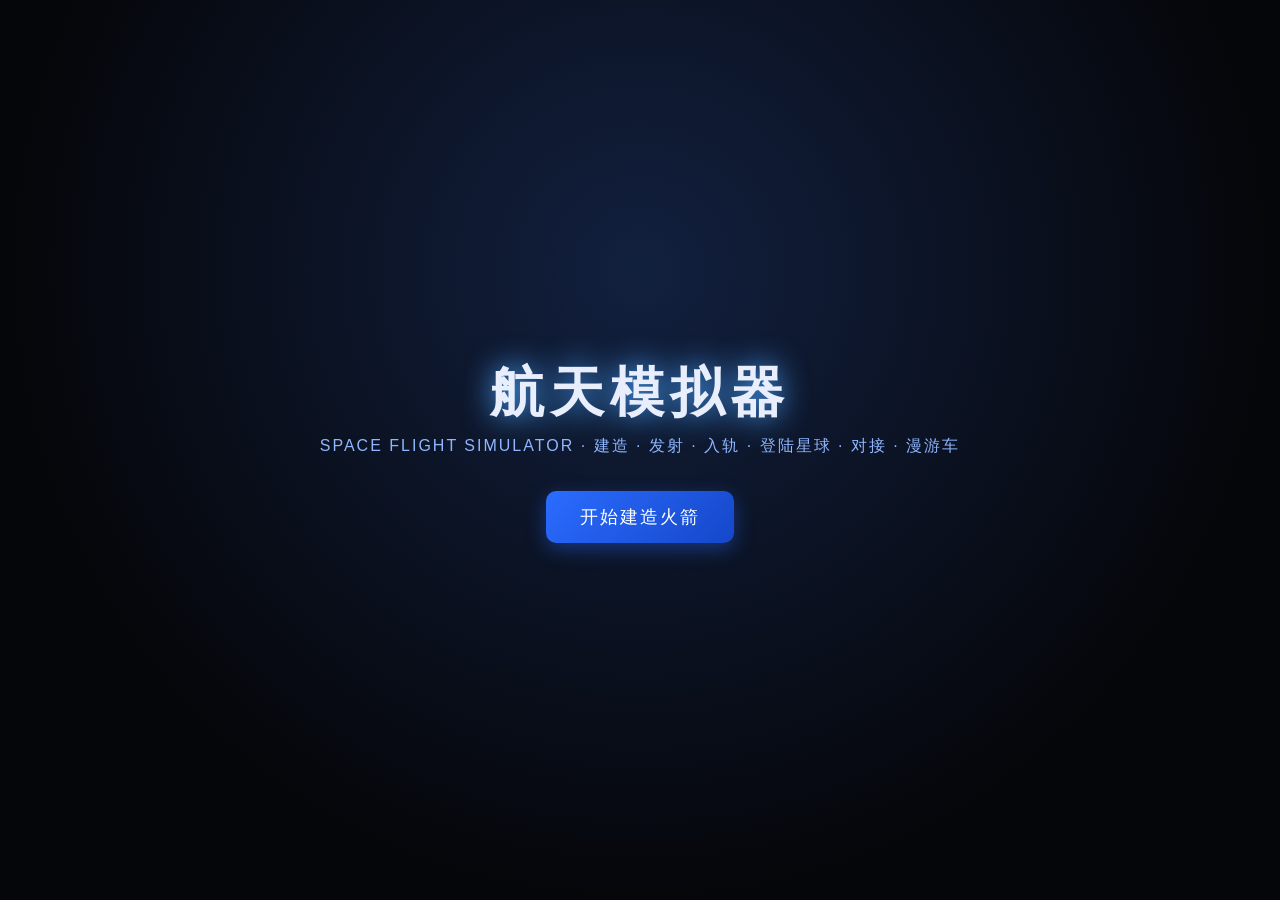
<file: sfs.html>
<!DOCTYPE html>
<html lang="zh-CN">
<head>
<meta charset="UTF-8">
<meta name="viewport" content="width=device-width, initial-scale=1.0, user-scalable=no">
<title>航天模拟器 · Space Flight Sim</title>
<link rel="stylesheet" href="sfs.css">
</head>
<body>
<canvas id="game"></canvas>

<!-- 菜单 -->
<div id="menu" class="overlay">
  <h1>航天模拟器</h1>
  <div class="sub">SPACE FLIGHT SIMULATOR · 建造 · 发射 · 入轨 · 登陆星球 · 对接 · 漫游车</div>
  <button class="btn" id="startBtn">开始建造火箭</button>
</div>

<!-- 建造 -->
<div id="buildUI" class="overlay hidden">
  <div id="buildLeft">
    <canvas id="buildCanvas" width="220" height="540"></canvas>
    <div id="buildStats"></div>
  </div>
  <div id="buildRight">
    <h2>发射天体</h2>
    <div id="bodySel"></div>
    <h2>零件库</h2>
    <div id="partList"></div>
    <div id="buildActions">
      <button class="btn alt sm" id="removeBtn">删除零件</button>
      <button class="btn alt sm" id="clearBtn">清空</button>
      <button class="btn alt sm" id="flipVBtn">↕ 上下翻转</button>
      <button class="btn alt sm" id="flipHBtn">↔ 左右翻转</button>
    </div>
    <div id="buildHint">拖拽零件到火箭上添加（落点决定上/下位置）· 点击火箭零件选中 · 用翻转按钮调整方向</div>
    <button class="btn" id="launchBtn" style="margin-top:12px;">🚀 发射</button>
    <button class="btn alt sm" id="backMenuBtn">返回菜单</button>
  </div>
</div>

<!-- HUD -->
<div id="hud" class="overlay hidden">
  <div id="telemetry"></div>
  <div id="dockMsg"></div>
  <div id="topbar">
    <button class="cb" id="mapBtn">星图 (M)</button>
    <button class="cb" id="sasBtn">SAS (Z)</button>
    <button class="cb" id="stageBtn">分级 (Space)</button>
    <button class="cb" id="roverBtn">漫游车 (G)</button>
    <button class="cb" id="warpBtn">×1</button>
    <button class="cb" id="resetBtn">重置 (R)</button>
  </div>
  <div id="throttleWrap"><div id="throttleBar" style="height:0%"></div></div>
  <div id="throttleTxt">油门 0%</div>
  <div id="controls">
    <button class="cb" id="rotL">⟲</button>
    <button class="cb" id="thrUp">▲</button>
    <button class="cb" id="rotR">⟳</button>
    <button class="cb" id="thrDn">▼</button>
    <button class="cb" id="sas2">S</button>
    <button class="cb" id="map2">M</button>
  </div>
  <div id="hint">W/S 油门 · A/D 转向 · Z SAS · M 星图 · , . 时间加速 · Space 分级 · IJKL 平移 · G 漫游车 · R 重置</div>
</div>

<!-- 结束 -->
<div id="endOverlay" class="overlay hidden">
  <h1 id="endTitle"></h1>
  <div class="msg" id="endMsg"></div>
  <div id="endActions">
    <button class="btn" id="endRetry">重新飞行</button>
    <button class="btn alt" id="endBuild">回建造台</button>
  </div>
</div>

<script src="sfs.js"></script>
</body>
</html>
</file>
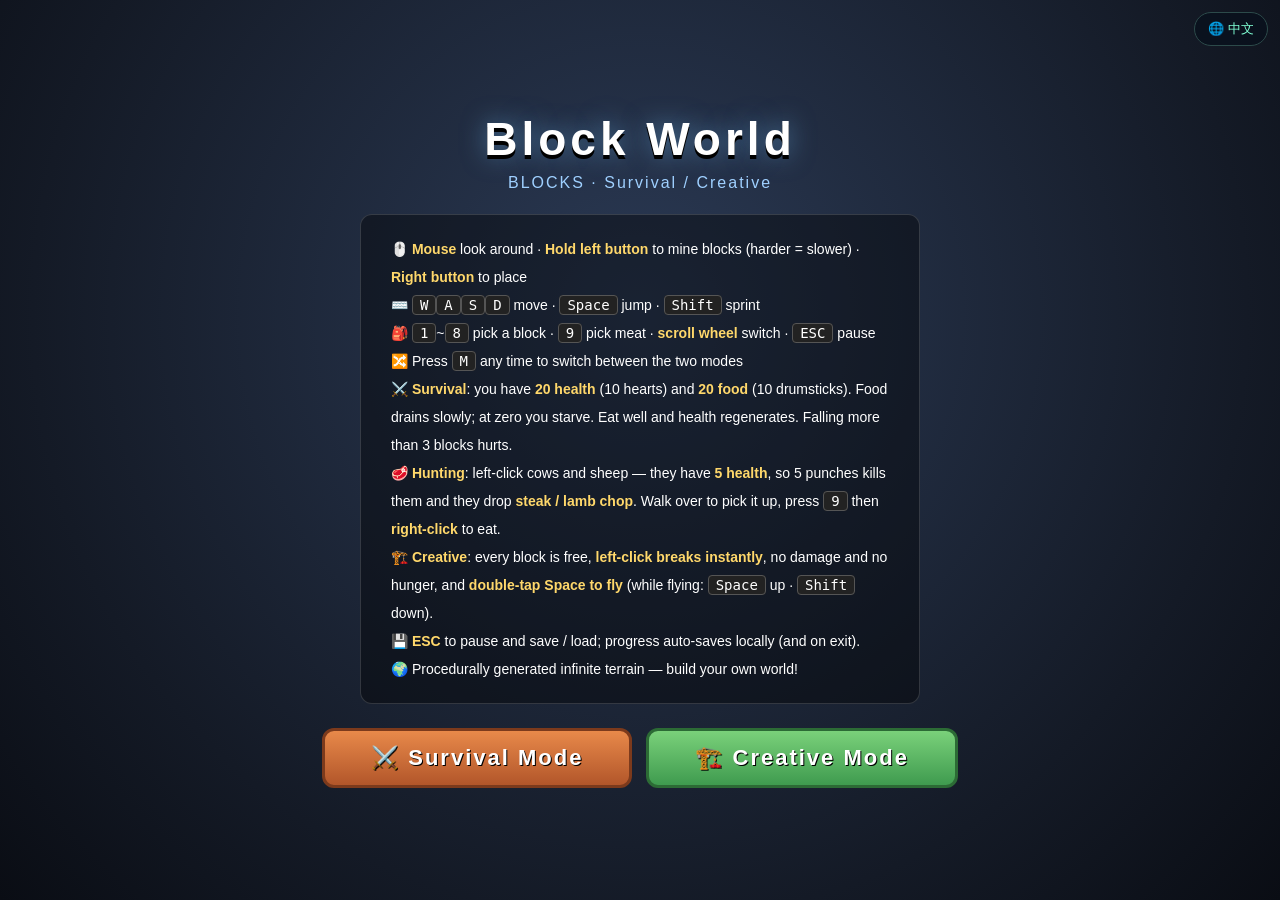
<file: games/minecraft/minecraft.html>
<!DOCTYPE html>
<html lang="zh-CN">
<head>
<meta charset="UTF-8">
<meta name="viewport" content="width=device-width, initial-scale=1.0, user-scalable=no">
<title>方块世界 · 沙盒小游戏</title>
<style>
  * { margin:0; padding:0; box-sizing:border-box; }
  html,body { width:100%; height:100%; overflow:hidden; background:#000;
    font-family:'Microsoft YaHei','PingFang SC',sans-serif; user-select:none; }
  #gl { display:block; width:100vw; height:100vh; cursor:crosshair; }
  /* 准星 */
  #crosshair { position:fixed; left:50%; top:50%; transform:translate(-50%,-50%);
    width:22px; height:22px; pointer-events:none; z-index:5; display:none; }
  #crosshair::before, #crosshair::after { content:''; position:absolute; background:rgba(255,255,255,0.85);
    box-shadow:0 0 2px rgba(0,0,0,0.8); }
  #crosshair::before { left:10px; top:2px; width:2px; height:18px; }
  #crosshair::after { top:10px; left:2px; height:2px; width:18px; }
  /* 热键栏 */
  #hotbar { position:fixed; left:50%; bottom:18px; transform:translateX(-50%);
    display:flex; gap:6px; z-index:5; display:none; }
  .slot { width:50px; height:50px; border:3px solid rgba(0,0,0,0.5); border-radius:6px;
    background:rgba(255,255,255,0.12); position:relative; display:flex; align-items:flex-end;
    justify-content:center; transition:transform .08s; }
  .slot .sw { position:absolute; inset:6px; border-radius:4px; box-shadow:inset 0 -6px 0 rgba(0,0,0,0.18); }
  .slot .num { position:absolute; top:1px; left:4px; font-size:11px; color:#fff; text-shadow:1px 1px 0 #000; }
  .slot .nm { position:absolute; bottom:-16px; font-size:10px; color:#fff; text-shadow:1px 1px 0 #000; white-space:nowrap; }
  .slot.sel { border-color:#fff; transform:translateY(-6px) scale(1.06); }
  /* 信息条 */
  #hud { position:fixed; left:10px; top:10px; z-index:5; color:#fff; font-size:12px;
    text-shadow:1px 1px 0 #000; display:none; line-height:1.6; pointer-events:none; }
  /* 覆盖层 */
  .overlay { position:fixed; inset:0; z-index:20; display:flex; flex-direction:column;
    justify-content:center; align-items:center; text-align:center; color:#fff;
    background:radial-gradient(circle at 50% 35%, #2b3a55 0%, #141a26 70%, #0a0d14 100%); }
  .overlay h1 { font-size:46px; letter-spacing:4px; text-shadow:0 4px 0 #000, 0 0 24px rgba(120,200,255,.5); margin-bottom:8px; }
  .overlay .tag { color:#9fd0ff; margin-bottom:22px; letter-spacing:2px; }
  .overlay .card { background:rgba(0,0,0,.4); border:1px solid rgba(255,255,255,.15); border-radius:12px;
    padding:20px 30px; max-width:560px; font-size:14px; line-height:2; text-align:left; margin-bottom:24px; }
  .overlay .card b { color:#ffd86b; }
  .overlay .card kbd { background:#222; border:1px solid #555; border-radius:4px; padding:1px 7px; font-family:monospace; }
  .btn { background:linear-gradient(180deg,#4aa3e0,#2b6fb0); color:#fff; border:3px solid #1c4f80;
    border-radius:12px; padding:14px 46px; font-size:22px; font-weight:bold; letter-spacing:2px;
    cursor:pointer; text-shadow:1px 1px 0 #000; transition:.15s; font-family:inherit; }
  .btn:hover { transform:scale(1.05); box-shadow:0 0 22px rgba(80,170,255,.6); }
  #pause-ov { display:none; background:rgba(10,14,22,.82); }
  /* 存档提示与按钮 */
  #toast { position:fixed; left:50%; bottom:92px; transform:translateX(-50%); z-index:30;
    background:rgba(0,0,0,.72); color:#fff; padding:10px 22px; border-radius:24px;
    font-size:14px; opacity:0; transition:opacity .25s; pointer-events:none; white-space:nowrap; }
  #toast.show { opacity:1; }
  .savebar { display:flex; gap:12px; margin-top:20px; flex-wrap:wrap; justify-content:center; }
  .sbtn { background:rgba(255,255,255,.12); color:#fff; border:2px solid rgba(255,255,255,.35);
    border-radius:10px; padding:11px 22px; font-size:15px; cursor:pointer; font-family:inherit; transition:.15s; }
  .sbtn:hover { background:rgba(120,200,255,.25); border-color:#9fd0ff; }
  /* 模式选择按钮 */
  .modebtns { display:flex; gap:14px; flex-wrap:wrap; justify-content:center; }
  .btn.survival { background:linear-gradient(180deg,#e8894a,#b2562a); border-color:#7c3a1c; }
  .btn.survival:hover { box-shadow:0 0 22px rgba(232,137,74,.6); }
  .btn.creative { background:linear-gradient(180deg,#7ad17a,#3f9b4f); border-color:#2c6b35; }
  .btn.creative:hover { box-shadow:0 0 22px rgba(122,209,122,.6); }
  .btn.small { font-size:17px; padding:11px 30px; }
  /* 生存数值条（生命 / 饱食度） */
  #bars { position:fixed; left:14px; bottom:16px; z-index:6; display:none; user-select:none; pointer-events:none; }
  .barRow { display:flex; gap:2px; margin-bottom:2px; }
  .pip { font-size:20px; line-height:20px; text-shadow:0 2px 0 rgba(0,0,0,.55); }
  .pip.hp.f { color:#ff4d4d; }  .pip.hp.h { color:#a32c2c; }  .pip.hp.e { color:#521818; }
  .pip.fd.e { filter:grayscale(1) brightness(.4); opacity:.45; }
  #foodCount { margin-top:5px; font-size:13px; color:#ffd08a; text-shadow:1px 1px 0 #000; }
  #flyHint { font-size:12px; color:#9fffd0; text-shadow:1px 1px 0 #000; margin-top:3px; }
  /* 当前模式标记（避开右上角 i18n 语言按钮） */
  #modeTag { position:fixed; right:14px; top:54px; z-index:6; color:#fff; font-size:13px; letter-spacing:1px;
    background:rgba(0,0,0,.45); border:1px solid rgba(255,255,255,.22); border-radius:20px;
    padding:6px 14px; text-shadow:1px 1px 0 #000; display:none; }
  #death-ov h1 { color:#ff6b6b; text-shadow:0 4px 0 #000, 0 0 26px rgba(255,80,80,.6); }
</style>
</head>
<body>
<canvas id="gl"></canvas>
<div id="crosshair"></div>
<div id="hud"></div>
<div id="hotbar"></div>
<div id="bars">
  <div class="barRow" id="hpRow"></div>
  <div class="barRow" id="fdRow"></div>
  <div id="foodCount"></div>
</div>
<div id="modeTag"></div>

<div id="start-ov" class="overlay">
  <h1 data-i18n="mc_title">方块世界</h1>
  <div class="tag" data-i18n="mc_tag">BLOCKS · 沙盒生存</div>
  <div class="card" data-i18n="mc_card">
    🖱️ <b>鼠标</b> 移动视角 · <b>按住左键</b> 挖掘方块（越硬越慢）· <b>右键</b> 放置方块<br>
    ⌨️ <kbd>W</kbd><kbd>A</kbd><kbd>S</kbd><kbd>D</kbd> 移动 · <kbd>空格</kbd> 跳跃 · <kbd>Shift</kbd> 加速<br>
    🎒 <kbd>1</kbd>~<kbd>8</kbd> 或 <b>滚轮</b> 切换方块 · <kbd>ESC</kbd> 暂停<br>
    🐮🐑 世界里有牛和羊在游荡，靠近看看它们吧！<br>
    💾 <b>ESC</b> 暂停可保存 / 读取存档，进度自动存在本地，关闭页面前也会自动保存。<br>
    🌍 程序生成的无限地形，自由建造你的世界！
  </div>
  <div class="modebtns">
    <button class="btn survival" id="start-survival" data-i18n="mc_new_survival">⚔️ 生存模式</button>
    <button class="btn creative" id="start-creative" data-i18n="mc_new_creative">🏗️ 创造模式</button>
  </div>
  <button class="btn small" id="continue-btn" style="display:none; margin-top:16px; background:rgba(255,255,255,.14); border-color:rgba(255,255,255,.4);" data-i18n="mc_continue">继续游戏（读取存档）</button>
</div>

<div id="pause-ov" class="overlay">
  <h1 style="font-size:36px" data-i18n="mc_paused">已暂停</h1>
  <div class="tag" data-i18n="mc_resume_tip">点击空白处继续游戏</div>
  <div class="savebar">
    <button class="sbtn" id="btn-save" data-i18n="mc_save">保存</button>
    <button class="sbtn" id="btn-load" data-i18n="mc_load">读取</button>
    <button class="sbtn" id="btn-export" data-i18n="mc_export">导出存档</button>
    <button class="sbtn" id="btn-import" data-i18n="mc_import">导入存档</button>
  </div>
  <input type="file" id="file-in" accept="application/json" style="display:none">
</div>

<div id="death-ov" class="overlay" style="display:none">
  <h1 data-i18n="mc_dead">你死了！</h1>
  <div class="tag" data-i18n="mc_dead_tip">血量耗尽 · 点击下面的按钮复活</div>
  <button class="btn" id="btn-respawn" data-i18n="mc_respawn">重生</button>
</div>

<div id="toast"></div>

<script src="../../assets/i18n.js"></script>
<script>
// ===================== 配置 =====================
const CW = 8, Y = 22, RENDER_DIST = 5;   // 分块尺寸 / 世界高度 / 渲染距离（方块）
const AIR=0, GRASS=1, DIRT=2, STONE=3, WOOD=4, LEAVES=5, SAND=6, PLANK=7, GLASS=8, BEDROCK=9;
// 热键栏（可放置的方块）；第 9 格固定为「肉排」，见 SLOT_FOOD
const HOTBAR = [GRASS, DIRT, STONE, WOOD, LEAVES, SAND, PLANK, GLASS];
const SLOT_FOOD = 8;                     // 热键栏索引 8 = 第 9 格 = 肉排（选中后右键食用）
const SLOT_COUNT = HOTBAR.length + 1;
const BLOCK_NAME = {1:'草地',2:'泥土',3:'石头',4:'木头',5:'树叶',6:'沙子',7:'木板',8:'玻璃',9:'基岩'};
const BLOCK_NAME_EN = {1:'Grass',2:'Dirt',3:'Stone',4:'Wood',5:'Leaves',6:'Sand',7:'Plank',8:'Glass',9:'Bedrock'};
function blockName(id){ return i18n.lang==='zh' ? (BLOCK_NAME[id]||(''+id)) : (BLOCK_NAME_EN[id]||(''+id)); }

// ===================== 游戏模式 =====================
const SURVIVAL='survival', CREATIVE='creative';
let mode = SURVIVAL;
function isCreative(){ return mode===CREATIVE; }
function isSurvival(){ return mode===SURVIVAL; }
// 生存数值上限：玩家 20 点血（10 颗心）/ 20 点饱食度（10 个鸡腿）；动物 5 点血
const MAX_HP = 20, MAX_FOOD = 20, MOB_HP = 5;
const PUNCH_DMG = 1;                     // 空手每拳伤害 → 5 拳打死一只牛羊
const REACH_SURVIVAL = 6, REACH_CREATIVE = 8;   // 挖掘 / 放置距离（创造模式更远）
function reachDist(){ return isCreative() ? REACH_CREATIVE : REACH_SURVIVAL; }
// 肉排背包：牛排 / 羊排分开计数
const inv = { beef:0, lamb:0 };
function foodTotal(){ return inv.beef + inv.lamb; }
// 食用效果：牛排 饱食+8 生命+4；羊排 饱食+6 生命+3
const FOOD_VALUE = { beef:{ food:8, hp:4 }, lamb:{ food:6, hp:3 } };
let dead = false;

// ===================== 世界数据（分块无限地形） =====================
const loadedChunks = new Map();            // 'cx,cz' -> chunk
const chunkEdits = new Map();              // 'cx,cz' -> Map('lx,y,lz' -> type) 玩家编辑（放置/破坏）的增量，跨分块卸载保存
function chunkKey(cx,cz){ return cx+','+cz; }
function getChunk(cx,cz){
  const k=chunkKey(cx,cz);
  let ch=loadedChunks.get(k);
  if(ch) return ch;
  ch={ cx, cz, data:genChunk(cx,cz), bufMain:null, bufTrans:null, count:0, transCount:0, dirty:true };
  loadedChunks.set(k, ch);
  // 应用已保存的编辑（放置/破坏）到新分块，确保卸载后再加载仍保留
  const ce=chunkEdits.get(k);
  if(ce){ for(const [lk,t] of ce){ const p=lk.split(','); ch.data[(+p[0])+(+p[1])*CW+(+p[2])*CW*Y]=t; } }
  markDirty(cx-1,cz); markDirty(cx+1,cz); markDirty(cx,cz-1); markDirty(cx,cz+1);
  return ch;
}
// 读取方块（按需生成所在分块；底部基岩封顶防掉出世界）
function getBlock(wx,wy,wz){
  if(wy<0) return BEDROCK;
  if(wy>=Y) return AIR;
  const cx=Math.floor(wx/CW), cz=Math.floor(wz/CW);
  const ch=getChunk(cx,cz);
  const lx=wx-cx*CW, lz=wz-cz*CW;
  return ch.data[lx + wy*CW + lz*CW*Y];
}
function solidAt(x,y,z){ return getBlock(x,y,z)!==AIR; }
// 记录一次方块编辑（写入所在分块，并记入增量表，供卸载后恢复与存档）
function writeEdit(wx,wy,wz,t){
  if(wy<0||wy>=Y) return;
  const cx=Math.floor(wx/CW), cz=Math.floor(wz/CW);
  const ck=chunkKey(cx,cz);
  let ce=chunkEdits.get(ck);
  if(!ce){ ce=new Map(); chunkEdits.set(ck, ce); }
  const lx=wx-cx*CW, lz=wz-cz*CW;
  ce.set(lx+','+wy+','+lz, t);
  const ch=loadedChunks.get(ck);
  if(ch){
    ch.data[lx + wy*CW + lz*CW*Y] = t;
    ch.dirty=true;
    if(lx===0) markDirty(cx-1,cz);
    if(lx===CW-1) markDirty(cx+1,cz);
    if(lz===0) markDirty(cx,cz-1);
    if(lz===CW-1) markDirty(cx,cz+1);
  }
}
function setBlock(wx,wy,wz,t){ writeEdit(wx,wy,wz,t); }
function markDirty(cx,cz){ const ch=loadedChunks.get(chunkKey(cx,cz)); if(ch) ch.dirty=true; }
// 网格构建时判断邻接方块是否为空（未加载分块视为空气，使边界面可见）
function nbAir(wx,wy,wz){
  if(wy<0||wy>=Y) return true;
  const cx=Math.floor(wx/CW), cz=Math.floor(wz/CW);
  const ch=loadedChunks.get(chunkKey(cx,cz));
  if(!ch) return true;
  const lx=wx-cx*CW, lz=wz-cz*CW;
  return ch.data[lx + wy*CW + lz*CW*Y]===AIR;
}

// ===================== 程序化地形 =====================
function hash2(x,z){ let n = (x*374761393 + z*668265263) | 0; n = (n ^ (n>>13)) * 1274126177; n = (n ^ (n>>16)) >>> 0; return n/4294967296; }
function smooth(t){ return t*t*(3-2*t); }
function vnoise(x,z){
  const xi=Math.floor(x), zi=Math.floor(z), xf=x-xi, zf=z-zi;
  const v00=hash2(xi,zi), v10=hash2(xi+1,zi), v01=hash2(xi,zi+1), v11=hash2(xi+1,zi+1);
  const u=smooth(xf), v=smooth(zf);
  return (v00*(1-u)+v10*u)*(1-v) + (v01*(1-u)+v11*u)*v;
}
function getHeight(wx,wz){
  let h = 6 + Math.floor(vnoise(wx*0.12, wz*0.12)*7 + vnoise(wx*0.05+10, wz*0.05+10)*3);
  return Math.max(3, Math.min(Y-6, h));
}
function isTree(wx,wz){
  const h=getHeight(wx,wz);
  if(h<=5) return false;                     // 沙滩/低洼不种树
  if(h>=Y-8) return false;
  return hash2(wx*7+1, wz*13+3) > 0.93;
}
function putIfAir(data,cx,cz,wx,wy,wz,t){
  if(wy<0||wy>=Y) return;
  const lx=wx-cx*CW, lz=wz-cz*CW;
  if(lx<0||lx>=CW||lz<0||lz>=CW) return;
  const i=lx + wy*CW + lz*CW*Y;
  if(data[i]===AIR) data[i]=t;
}
// 生成单个分块：地形 + 跨块一致的树木 + 沙滩
function genChunk(cx,cz){
  const data=new Uint8Array(CW*Y*CW);
  for(let lx=0;lx<CW;lx++) for(let lz=0;lz<CW;lz++){
    const wx=cx*CW+lx, wz=cz*CW+lz;
    const h=getHeight(wx,wz);
    for(let y=0;y<=h && y<Y;y++){
      let t;
      if(y===0) t=BEDROCK;
      else if(y<h-3) t=STONE;
      else if(y<h) t=DIRT;
      else t=GRASS;
      if(h<=5 && y>h-3 && (t===DIRT||t===GRASS)) t=SAND;
      data[lx + y*CW + lz*CW*Y] = t;
    }
  }
  // 树木：扫描扩展区域，每块独立判定相同种子，保证跨块外观一致
  for(let lx=-2;lx<CW+2;lx++) for(let lz=-2;lz<CW+2;lz++){
    const wx=cx*CW+lx, wz=cz*CW+lz;
    if(!isTree(wx,wz)) continue;
    const h=getHeight(wx,wz);
    const th=4+((hash2(wx*3+1,wz*7+5)>0.5)?1:0);
    for(let i=1;i<=th;i++) putIfAir(data,cx,cz,wx,h+i,wz,WOOD);
    for(let dx=-2;dx<=2;dx++) for(let dz=-2;dz<=2;dz++) for(let dy=0;dy<=2;dy++){
      if(Math.abs(dx)+Math.abs(dz)+dy<=3) putIfAir(data,cx,cz,wx+dx,h+th+dy,wz+dz,LEAVES);
    }
  }
  return data;
}
// 维持玩家周围分块的加载与卸载（实现"无限"地形）
function ensureChunksAround(pcx,pcz){
  for(let dx=-RENDER_DIST;dx<=RENDER_DIST;dx++) for(let dz=-RENDER_DIST;dz<=RENDER_DIST;dz++)
    getChunk(pcx+dx, pcz+dz);
}
function cullChunks(pcx,pcz){
  const lim=RENDER_DIST+1;
  for(const [k,ch] of loadedChunks){
    if(Math.max(Math.abs(ch.cx-pcx), Math.abs(ch.cz-pcz)) > lim){
      if(ch.bufMain) gl.deleteBuffer(ch.bufMain);
      if(ch.bufTrans) gl.deleteBuffer(ch.bufTrans);
      loadedChunks.delete(k);
    }
  }
}

// ===================== 方块外观（程序化纹理） =====================
const FACE_LIGHT = { top:1.0, bottom:0.5, px:0.74, nx:0.62, pz:0.9, nz:0.8 };
const TYPES = [GRASS,DIRT,STONE,WOOD,LEAVES,SAND,PLANK,GLASS,BEDROCK];
let TILE = {};            // TILE[type][face] = [u0, v0]（纹理图集中该面的原点）
let TILE_SIZE = [0,0];
let texAtlas = null;

// --- 2D 绘制小工具 ---
function rc(ctx,x,y,w,h,color){ ctx.fillStyle=color; ctx.fillRect(x,y,w,h); }
function speckle(ctx,px,py,T,n,colors,sMin,sMax){
  for(let i=0;i<n;i++){
    const x=px+Math.random()*T, y=py+Math.random()*T, s=sMin+Math.random()*(sMax-sMin);
    ctx.fillStyle=colors[(Math.random()*colors.length)|0];
    ctx.fillRect(x,y,s,s);
  }
}
function blob(ctx,px,py,T,n,colors,rMin,rMax){
  for(let i=0;i<n;i++){
    const x=px+Math.random()*T, y=py+Math.random()*T, r=rMin+Math.random()*(rMax-rMin);
    ctx.fillStyle=colors[(Math.random()*colors.length)|0];
    ctx.beginPath(); ctx.arc(x,y,r,0,Math.PI*2); ctx.fill();
  }
}
function drawTile(ctx, type, face, px, py, T){
  const grassTop=['#6fb544','#5d9e3a','#7cc24e','#4f8a30'];
  const dirtShade=['#8a6336','#6f4d28','#9c7444'];
  switch(type){
    case GRASS:
      if(face==='top'){
        rc(ctx,px,py,T,T,'#5d9e3a');
        speckle(ctx,px,py,T,150,grassTop,1,3);
        blob(ctx,px,py,T,5,['#fff','#ffe066','#ffd0e0'],1,2);   // 零星小花
      } else {
        rc(ctx,px,py,T,T,'#7a5a35');                             // 泥土底
        speckle(ctx,px,py,T,90,dirtShade,1,3);
        const gh=T*0.32;                                         // 顶部草皮 + 锯齿下垂
        ctx.fillStyle='#5d9e3a';
        ctx.beginPath(); ctx.moveTo(px,py+gh);
        let x=px; while(x<px+T){ const w=2+Math.random()*4, d=gh*(0.3+Math.random()*0.7); ctx.lineTo(x,py+gh+d); ctx.lineTo(x+w,py+gh); x+=w; }
        ctx.lineTo(px+T,py); ctx.lineTo(px,py); ctx.closePath(); ctx.fill();
        speckle(ctx,px,py,T,60,grassTop,1,2);
      }
      break;
    case DIRT:
      rc(ctx,px,py,T,T,'#7a5a35');
      speckle(ctx,px,py,T,150,dirtShade,1,3);
      break;
    case STONE:
      rc(ctx,px,py,T,T,'#8f8f93');
      speckle(ctx,px,py,T,160,['#9b9ba0','#7c7c80','#a6a6ab','#6e6e72'],1,3);
      ctx.strokeStyle='rgba(60,60,64,0.6)'; ctx.lineWidth=1;
      for(let i=0;i<2;i++){ ctx.beginPath(); let x=px+Math.random()*T, y=py+Math.random()*T; ctx.moveTo(x,y); for(let k=0;k<4;k++){ x+=(Math.random()-0.5)*T*0.5; y+=(Math.random()-0.5)*T*0.5; ctx.lineTo(x,y);} ctx.stroke(); }
      break;
    case WOOD:
      if(face==='top'){
        rc(ctx,px,py,T,T,'#caa06a');
        const cx=px+T/2, cy=py+T/2;
        for(let r=T/2;r>1;r-=2){ ctx.fillStyle=(r%4<2)?'#b5894f':'#caa06a'; ctx.beginPath(); ctx.arc(cx,cy,r,0,Math.PI*2); ctx.fill(); }
        ctx.fillStyle='#8a6238'; ctx.beginPath(); ctx.arc(cx,cy,2,0,Math.PI*2); ctx.fill();
      } else {
        rc(ctx,px,py,T,T,'#6b4a2b');
        for(let i=0;i<T;i+=2){ ctx.fillStyle=['#5b3d22','#6b4a2b','#7a5631'][(Math.random()*3)|0]; ctx.fillRect(px+i,py,2,T); } // 竖直树皮
        blob(ctx,px,py,T,2,['#4a3018','#3a2410'],2,4); // 树节
      }
      break;
    case LEAVES:
      rc(ctx,px,py,T,T,'#3f9b46');
      speckle(ctx,px,py,T,170,['#4fae54','#368a3c','#58bd5e','#2f7a35'],1,3);
      for(let i=0;i<28;i++){ const x=px+Math.random()*T, y=py+Math.random()*T, r=1+Math.random()*2.5; ctx.clearRect(x,y,r,r); } // 透光缝隙
      break;
    case SAND:
      rc(ctx,px,py,T,T,'#e3d49c');
      speckle(ctx,px,py,T,160,['#efe3b0','#d8c78a','#f2e8c0'],1,3);
      blob(ctx,px,py,T,6,['#fff','#f6d7c0','#fff7e0'],1,2);   // 小贝壳
      break;
    case PLANK:
      rc(ctx,px,py,T,T,'#b8895a');
      { const planks=3, ph=T/planks;
        for(let p=0;p<planks;p++){
          const yy=py+p*ph, tint=['#b8895a','#c09466','#ad804f'][p%3];
          rc(ctx,px,yy,T,ph-1,tint);
          speckle(ctx,px,yy,T,30,['#a4794a','#c79a6b'],1,2);
          rc(ctx,px,yy+ph-1,T,1,'#7c5836');                   // 板缝
        }
        rc(ctx,px+T*0.5,py+ph*0.5,1,1,'#5e4128');             // 钉子
      }
      break;
    case GLASS:
      ctx.clearRect(px,py,T,T);                          // 全透明基底
      ctx.fillStyle='rgba(178,224,242,0.26)';            // 淡蓝玻璃，半透明
      ctx.fillRect(px,py,T,T);
      ctx.strokeStyle='rgba(255,255,255,0.7)'; ctx.lineWidth=2;   // 高光斜线
      ctx.beginPath(); ctx.moveTo(px+T*0.2,py); ctx.lineTo(px,py+T*0.2); ctx.stroke();
      ctx.beginPath(); ctx.moveTo(px+T*0.7,py); ctx.lineTo(px,py+T*0.7); ctx.stroke();
      ctx.strokeStyle='rgba(150,195,220,0.95)'; ctx.lineWidth=3; ctx.strokeRect(px+1.5,py+1.5,T-3,T-3);  // 不透明边框强化玻璃感
      break;
    case BEDROCK:
      rc(ctx,px,py,T,T,'#2e2e31');
      speckle(ctx,px,py,T,160,['#3a3a3e','#232325','#45454a'],1,3);
      ctx.strokeStyle='rgba(15,15,17,0.7)'; ctx.lineWidth=1;
      for(let i=0;i<2;i++){ ctx.beginPath(); let x=px+Math.random()*T, y=py+Math.random()*T; ctx.moveTo(x,y); for(let k=0;k<3;k++){ x+=(Math.random()-0.5)*T*0.5; y+=(Math.random()-0.5)*T*0.5; ctx.lineTo(x,y);} ctx.stroke(); }
      break;
  }
}
function makeAtlas(){
  const T=32, cols=3, rows=TYPES.length;
  const W=cols*T, H=rows*T;
  const cv=document.createElement('canvas'); cv.width=W; cv.height=H;
  const c=cv.getContext('2d'); c.imageSmoothingEnabled=false;
  const faces=['top','side','bottom'];
  TYPES.forEach((type,r)=>{
    faces.forEach((face,col)=>{ drawTile(c, type, face, col*T, r*T, T); });
    TILE[type]={};
    faces.forEach((face,col)=>{ TILE[type][face]=[col/cols, 1-(r+1)/rows]; });
  });
  TILE_SIZE=[1/cols, 1/rows];
  texAtlas=gl.createTexture();
  gl.bindTexture(gl.TEXTURE_2D, texAtlas);
  gl.pixelStorei(gl.UNPACK_FLIP_Y_WEBGL, true);
  gl.texImage2D(gl.TEXTURE_2D,0,gl.RGBA,gl.RGBA,gl.UNSIGNED_BYTE,cv);
  gl.texParameteri(gl.TEXTURE_2D, gl.TEXTURE_MIN_FILTER, gl.LINEAR);
  gl.texParameteri(gl.TEXTURE_2D, gl.TEXTURE_MAG_FILTER, gl.NEAREST);   // 像素风
  gl.texParameteri(gl.TEXTURE_2D, gl.TEXTURE_WRAP_S, gl.CLAMP_TO_EDGE);
  gl.texParameteri(gl.TEXTURE_2D, gl.TEXTURE_WRAP_T, gl.CLAMP_TO_EDGE);
  gl.pixelStorei(gl.UNPACK_FLIP_Y_WEBGL, false);
}

// ===================== 网格构建（面剔除） =====================
const FACES = [
  { name:'top', d:[0,1,0],  u:0, v:2, vtx:[[0,1,0],[0,1,1],[1,1,1],[1,1,0]] },
  { name:'bottom', d:[0,-1,0], u:0, v:2, vtx:[[0,0,0],[1,0,0],[1,0,1],[0,0,1]] },
  { name:'px', d:[1,0,0],   u:2, v:1, vtx:[[1,0,0],[1,0,1],[1,1,1],[1,1,0]] },
  { name:'nx', d:[-1,0,0],  u:2, v:1, vtx:[[0,0,1],[0,0,0],[0,1,0],[0,1,1]] },
  { name:'pz', d:[0,0,1],   u:0, v:1, vtx:[[1,0,1],[0,0,1],[0,1,1],[1,1,1]] },
  { name:'nz', d:[0,0,-1],  u:0, v:1, vtx:[[0,0,0],[1,0,0],[1,1,0],[0,1,0]] }
];
// ===================== 分块网格构建（面剔除） =====================
function buildChunkMesh(ch){
  const cx=ch.cx, cz=ch.cz, baseX=cx*CW, baseZ=cz*CW;
  const pos=[], posT=[];                          // 不透明层 / 透明层（玻璃）
  for(let lx=0;lx<CW;lx++) for(let lz=0;lz<CW;lz++) for(let y=0;y<Y;y++){
    const t=ch.data[lx + y*CW + lz*CW*Y];
    if(t===AIR) continue;
    const wx=baseX+lx, wz=baseZ+lz;
    const target=(t===GLASS)?posT:pos;
    for(const f of FACES){
      const nx=wx+f.d[0], ny=y+f.d[1], nz=wz+f.d[2];
      if(nbAir(nx,ny,nz)){
        const light=(FACE_LIGHT[f.name]!==undefined)?FACE_LIGHT[f.name]:0.8;
        const faceCat = f.name==='top'?'top':(f.name==='bottom'?'bottom':'side');
        const tile = TILE[t]?TILE[t][faceCat]:[0,0];
        const v0=f.vtx[0], v1=f.vtx[1], v2=f.vtx[2], v3=f.vtx[3];
        const tri=[v0,v1,v2, v0,v2,v3];
        for(const vv of tri){
          target.push(
            wx+vv[0], y+vv[1], wz+vv[2],
            vv[f.u], vv[f.v],
            tile[0], tile[1],
            light
          );
        }
      }
    }
  }
  if(!ch.bufMain) ch.bufMain=gl.createBuffer();
  if(!ch.bufTrans) ch.bufTrans=gl.createBuffer();
  gl.bindBuffer(gl.ARRAY_BUFFER, ch.bufMain);
  gl.bufferData(gl.ARRAY_BUFFER, new Float32Array(pos), gl.STATIC_DRAW);
  ch.count = pos.length/8;
  gl.bindBuffer(gl.ARRAY_BUFFER, ch.bufTrans);
  gl.bufferData(gl.ARRAY_BUFFER, new Float32Array(posT), gl.STATIC_DRAW);
  ch.transCount = posT.length/8;
  ch.dirty=false;
}

// ===================== 生物 / 粒子 / 挖掘动画 =====================
// --- 矩阵工具（生物模型变换，列主序） ---
function mIdent(){ return [1,0,0,0, 0,1,0,0, 0,0,1,0, 0,0,0,1]; }
function mMul(a,b){
  const o=new Array(16);
  for(let c=0;c<4;c++) for(let r=0;r<4;r++)
    o[c*4+r]= a[0*4+r]*b[c*4+0] + a[1*4+r]*b[c*4+1] + a[2*4+r]*b[c*4+2] + a[3*4+r]*b[c*4+3];
  return o;
}
function mTrans(x,y,z){ return [1,0,0,0, 0,1,0,0, 0,0,1,0, x,y,z,1]; }
function mRotY(a){ const c=Math.cos(a), s=Math.sin(a); return [c,0,-s,0, 0,1,0,0, s,0,c,0, 0,0,0,1]; }
function mScale(x,y,z){ return [x,0,0,0, 0,y,0,0, 0,0,z,0, 0,0,0,1]; }

// --- 方块硬度（左键持续挖掘的耗时，秒） ---
const HARDNESS = { [GRASS]:0.5,[DIRT]:0.5,[SAND]:0.5,[LEAVES]:0.25,[GLASS]:0.3,[WOOD]:0.8,[PLANK]:0.8,[STONE]:1.6,[BEDROCK]:1e9 };
// 破碎碎屑颜色
const BLOCK_COLOR = { [GRASS]:[0.36,0.62,0.23],[DIRT]:[0.48,0.35,0.20],[STONE]:[0.55,0.55,0.57],[WOOD]:[0.42,0.29,0.17],
  [LEAVES]:[0.25,0.60,0.27],[SAND]:[0.89,0.83,0.61],[PLANK]:[0.72,0.60,0.42],[GLASS]:[0.70,0.84,0.95],[BEDROCK]:[0.18,0.18,0.19] };

// --- 通用立方体几何（顶点色 + 面光照） ---
const MOB_FACES = [
  { l:1.0, c:[[-1,-1,1],[1,-1,1],[1,1,1],[-1,1,1]] },     // +Z
  { l:0.8, c:[[1,-1,-1],[-1,-1,-1],[-1,1,-1],[1,1,-1]] },  // -Z
  { l:0.74, c:[[1,-1,1],[1,-1,-1],[1,1,-1],[1,1,1]] },     // +X
  { l:0.62, c:[[-1,-1,-1],[-1,-1,1],[-1,1,1],[-1,1,-1]] }, // -X
  { l:1.0, c:[[-1,1,-1],[1,1,-1],[1,1,1],[-1,1,1]] },      // +Y
  { l:0.5, c:[[-1,-1,1],[1,-1,1],[1,-1,-1],[-1,-1,-1]] }   // -Y
];
function pushBox(out, cx,cy,cz, sx,sy,sz, r,g,b){
  const hx=sx/2, hy=sy/2, hz=sz/2;
  for(const f of MOB_FACES){
    const c=f.c;
    const p=[
      [cx+c[0][0]*hx, cy+c[0][1]*hy, cz+c[0][2]*hz],
      [cx+c[1][0]*hx, cy+c[1][1]*hy, cz+c[1][2]*hz],
      [cx+c[2][0]*hx, cy+c[2][1]*hy, cz+c[2][2]*hz],
      [cx+c[3][0]*hx, cy+c[3][1]*hy, cz+c[3][2]*hz]
    ];
    const tri=[0,1,2, 0,2,3];
    for(const idx of tri) out.push(p[idx][0],p[idx][1],p[idx][2], r,g,b, f.l);
  }
}

// --- 生物模型（以脚底为原点 y=0，正面朝 +Z） ---
const MOB_DEFS = {
  cow:[
    {x:0,y:0.85,z:0, sx:1.0,sy:0.7,sz:0.55, r:0.93,g:0.93,b:0.93},   // 身体
    {x:0,y:1.0,z:0.78, sx:0.5,sy:0.5,sz:0.5, r:0.93,g:0.93,b:0.93},  // 头
    {x:0,y:0.9,z:1.08, sx:0.32,sy:0.3,sz:0.22, r:0.35,g:0.25,b:0.20},// 鼻口
    {x:-0.38,y:0.25,z:0.4, sx:0.18,sy:0.5,sz:0.18, r:0.23,g:0.16,b:0.10}, // 腿
    {x:0.38,y:0.25,z:0.4, sx:0.18,sy:0.5,sz:0.18, r:0.23,g:0.16,b:0.10},
    {x:-0.38,y:0.25,z:-0.4, sx:0.18,sy:0.5,sz:0.18, r:0.23,g:0.16,b:0.10},
    {x:0.38,y:0.25,z:-0.4, sx:0.18,sy:0.5,sz:0.18, r:0.23,g:0.16,b:0.10},
    {x:0.3,y:1.18,z:0.1, sx:0.28,sy:0.06,sz:0.28, r:0.16,g:0.16,b:0.16}, // 斑纹
    {x:-0.3,y:1.18,z:-0.05, sx:0.28,sy:0.06,sz:0.28, r:0.16,g:0.16,b:0.16},
    {x:0.0,y:1.18,z:0.2, sx:0.24,sy:0.06,sz:0.24, r:0.16,g:0.16,b:0.16},
    {x:0,y:0.7,z:-0.62, sx:0.08,sy:0.5,sz:0.08, r:0.23,g:0.16,b:0.10}    // 尾巴
  ],
  sheep:[
    {x:0,y:0.85,z:0, sx:1.0,sy:0.8,sz:0.6, r:0.95,g:0.95,b:0.97},     // 羊毛身体
    {x:0,y:0.95,z:0.7, sx:0.45,sy:0.45,sz:0.45, r:0.18,g:0.18,b:0.20}, // 头
    {x:0,y:0.85,z:1.0, sx:0.3,sy:0.25,sz:0.2, r:0.6,g:0.55,b:0.5},     // 脸
    {x:-0.35,y:0.225,z:0.35, sx:0.15,sy:0.45,sz:0.15, r:0.3,g:0.3,b:0.32}, // 腿
    {x:0.35,y:0.225,z:0.35, sx:0.15,sy:0.45,sz:0.15, r:0.3,g:0.3,b:0.32},
    {x:-0.35,y:0.225,z:-0.35, sx:0.15,sy:0.45,sz:0.15, r:0.3,g:0.3,b:0.32},
    {x:0.35,y:0.225,z:-0.35, sx:0.15,sy:0.45,sz:0.15, r:0.3,g:0.3,b:0.32}
  ],
  // 掉落物（牛排 / 羊排）
  beef:[
    {x:0,y:0.5,z:0, sx:0.82,sy:0.34,sz:0.62, r:0.62,g:0.26,b:0.20},
    {x:0,y:0.72,z:0, sx:0.74,sy:0.10,sz:0.54, r:0.80,g:0.40,b:0.32}
  ],
  lamb:[
    {x:0,y:0.5,z:0, sx:0.82,sy:0.34,sz:0.62, r:0.84,g:0.50,b:0.44},
    {x:0,y:0.72,z:0, sx:0.74,sy:0.10,sz:0.54, r:0.94,g:0.70,b:0.64}
  ]
};
const mobMeshes = {};
function buildMobMesh(type){
  const out=[];
  for(const b of MOB_DEFS[type]) pushBox(out, b.x,b.y,b.z, b.sx,b.sy,b.sz, b.r,b.g,b.b);
  const buf=gl.createBuffer();
  gl.bindBuffer(gl.ARRAY_BUFFER, buf);
  gl.bufferData(gl.ARRAY_BUFFER, new Float32Array(out), gl.STATIC_DRAW);
  return { buf, count: out.length/7 };
}

// --- 挖掘裂纹贴图 ---
let texCrack=null;
function makeCrackTex(){
  const S=64;
  const cv=document.createElement('canvas'); cv.width=S; cv.height=S;
  const c=cv.getContext('2d');
  c.clearRect(0,0,S,S);
  c.strokeStyle='rgba(0,0,0,1)'; c.lineCap='round'; c.lineJoin='round';
  const cracks=[
    [[10,2],[24,18],[18,34],[30,54],[26,62]],
    [[2,40],[18,36],[34,44],[52,38],[62,46]],
    [[58,6],[46,20],[52,34],[40,52],[46,62]],
    [[30,2],[34,16],[26,30]],
    [[6,18],[20,22]],
    [[50,54],[60,60]]
  ];
  for(const ln of cracks){
    c.lineWidth=3; c.beginPath(); c.moveTo(ln[0][0],ln[0][1]);
    for(let i=1;i<ln.length;i++) c.lineTo(ln[i][0],ln[i][1]);
    c.stroke();
    c.lineWidth=1.5;
    for(let i=1;i<ln.length-1;i++){           // 细分支
      c.beginPath(); c.moveTo(ln[i][0],ln[i][1]);
      c.lineTo(ln[i][0]+(Math.random()-0.5)*16, ln[i][1]+(Math.random()-0.5)*16);
      c.stroke();
    }
  }
  texCrack=gl.createTexture();
  gl.bindTexture(gl.TEXTURE_2D, texCrack);
  gl.pixelStorei(gl.UNPACK_FLIP_Y_WEBGL,true);
  gl.texImage2D(gl.TEXTURE_2D,0,gl.RGBA,gl.RGBA,gl.UNSIGNED_BYTE,cv);
  gl.texParameteri(gl.TEXTURE_2D, gl.TEXTURE_MIN_FILTER, gl.LINEAR);
  gl.texParameteri(gl.TEXTURE_2D, gl.TEXTURE_MAG_FILTER, gl.LINEAR);
  gl.texParameteri(gl.TEXTURE_2D, gl.TEXTURE_WRAP_S, gl.CLAMP_TO_EDGE);
  gl.texParameteri(gl.TEXTURE_2D, gl.TEXTURE_WRAP_T, gl.CLAMP_TO_EDGE);
  gl.pixelStorei(gl.UNPACK_FLIP_Y_WEBGL,false);
}

// --- 生物状态与逻辑 ---
const creatures=[];
const MAX_CREATURES=16;
let creatureTimer=0;
const MOB_BASE_SPEED = { cow:1.3, sheep:1.05 };
function makeCreature(type,x,y,z){
  return { type, x, y, z, yaw:Math.random()*6.283,
    hp:MOB_HP, hurt:0, panic:0,                     // 生命值 / 受击闪红 / 受击逃跑计时
    speed:MOB_BASE_SPEED[type], turn:1+Math.random()*2, walk:Math.random()*6.283 };
}
function spawnCreature(){
  if(creatures.length>=MAX_CREATURES) return;
  const type = Math.random()<0.5 ? 'cow' : 'sheep';
  const ang=Math.random()*Math.PI*2, r=14+Math.random()*20;
  const wx=Math.floor(player.x+Math.cos(ang)*r);
  const wz=Math.floor(player.z+Math.sin(ang)*r);
  const h=getHeight(wx,wz);
  if(h<2) return;
  creatures.push(makeCreature(type, wx+0.5, h+1, wz+0.5));
}
function updateCreatures(dt){
  for(let i=creatures.length-1;i>=0;i--){
    const c=creatures[i];
    if(c.hurt>0) c.hurt=Math.max(0, c.hurt-dt*3);      // 受击红晕衰减
    if(c.panic>0){
      // 被打后掉头逃跑（远离玩家）
      c.panic-=dt;
      c.yaw=Math.atan2(c.x-player.x, c.z-player.z);
      c.speed=MOB_BASE_SPEED[c.type]*2.3;
    } else {
      c.speed=MOB_BASE_SPEED[c.type];
      c.turn-=dt;
      if(c.turn<=0){ c.yaw += (Math.random()-0.5)*1.6; c.turn=1+Math.random()*2.5; }
    }
    c.vx=Math.sin(c.yaw)*c.speed; c.vz=Math.cos(c.yaw)*c.speed;
    c.x+=c.vx*dt; c.z+=c.vz*dt;
    const h=getHeight(Math.floor(c.x), Math.floor(c.z));
    c.y += (h+1 - c.y) * Math.min(1, dt*10);
    c.walk += dt*8;
    const dx=c.x-player.x, dz=c.z-player.z;
    if(dx*dx+dz*dz > 60*60) creatures.splice(i,1);   // 离玩家过远则移除
  }
  creatureTimer-=dt;
  if(creatureTimer<=0){ creatureTimer=1.2+Math.random()*1.5; if(creatures.length<MAX_CREATURES) spawnCreature(); }
}

// --- 掉落物（牛排 / 羊排）：掉在地上漂浮旋转，走近自动拾取 ---
const drops=[];
function spawnDrop(kind,x,y,z){
  if(drops.length>60) drops.shift();
  drops.push({ kind, x, y, z, spin:Math.random()*6.283, t:Math.random()*6.283 });
}
function updateDrops(dt){
  for(let i=drops.length-1;i>=0;i--){
    const d=drops[i];
    d.t+=dt; d.spin+=dt*1.6;
    const h=getHeight(Math.floor(d.x), Math.floor(d.z));
    const rest=h+1.35+Math.sin(d.t*2.2)*0.12;        // 落地面后上下轻浮
    d.y += (rest-d.y)*Math.min(1, dt*5);
    const dx=d.x-player.x, dz=d.z-player.z, dy=d.y-(player.y+0.9);
    if(dx*dx+dz*dz < 2.2*2.2 && Math.abs(dy)<2.2){   // 走近自动拾取
      inv[d.kind]=(inv[d.kind]||0)+1;
      toast(i18n.t(d.kind==='beef'?'mc_got_beef':'mc_got_lamb')+' x'+(inv[d.kind]));
      sfx(d.kind==='beef'?680:760, 0.09, 'sine', 0.05);
      drops.splice(i,1); continue;
    }
    if(dx*dx+dz*dz > 80*80) drops.splice(i,1);
  }
}
// 击杀生物：扣血、击退、死亡则掉落
function killCreature(c, idx){
  const kind = c.type==='cow' ? 'beef' : 'lamb';
  spawnDrop(kind, c.x, c.y+0.4, c.z);
  for(let i=0;i<8;i++) particles.push({ x:c.x+(Math.random()-0.5)*0.6, y:c.y+0.6+(Math.random()-0.5)*0.6, z:c.z+(Math.random()-0.5)*0.6,
    vx:(Math.random()-0.5)*3, vy:2+Math.random()*2.5, vz:(Math.random()-0.5)*3,
    life:0.5+Math.random()*0.4, r:0.75, g:0.25, b:0.22 });
  creatures.splice(idx,1);
  sfx(220, 0.22, 'sawtooth', 0.05);
  setTimeout(()=>sfx(140,0.28,'sawtooth',0.045), 90);
  toast(i18n.t(c.type==='cow'?'mc_killed_cow':'mc_killed_sheep'));
}

// --- 破碎碎屑粒子 ---
const particles=[];
const MAX_PARTICLES=160;
function spawnBreakParticles(x,y,z,bt){
  const col=BLOCK_COLOR[bt]||[0.7,0.7,0.7];
  for(let i=0;i<10 && particles.length<MAX_PARTICLES;i++){
    particles.push({ x:x+0.5+(Math.random()-0.5)*0.6, y:y+0.5+(Math.random()-0.5)*0.6, z:z+0.5+(Math.random()-0.5)*0.6,
      vx:(Math.random()-0.5)*3, vy:2+Math.random()*3, vz:(Math.random()-0.5)*3,
      life:0.6+Math.random()*0.4, r:col[0], g:col[1], b:col[2] });
  }
}
function updateParticles(dt){
  for(let i=particles.length-1;i>=0;i--){
    const p=particles[i];
    p.vy-=GRAV*dt;
    p.x+=p.vx*dt; p.y+=p.vy*dt; p.z+=p.vz*dt;
    p.life-=dt;
    if(p.life<=0) particles.splice(i,1);
  }
}

// --- 攻击（左键打牛 / 羊） ---
const MOB_REACH=3.6;                       // 徒手攻击距离
let punchCd=0, creativeBreakCd=0;
// 射线 vs 生物包围盒（slab 法），返回准星命中的最近生物
function pickMob(maxDist){
  const ex=player.x, ey=player.y+EYE, ez=player.z;
  const d=getForward();
  let best=null, bestT=maxDist;
  for(const c of creatures){
    // 判定盒比模型略宽松：眼高 1.62，平视时也能打中，避免必须低头瞄准
    const lo=[c.x-0.6, c.y-0.2, c.z-0.6], hi=[c.x+0.6, c.y+1.9, c.z+0.6];
    const o=[ex,ey,ez];
    let t0=0, t1=bestT, ok=true;
    for(let i=0;i<3;i++){
      const dd=d[i];
      if(Math.abs(dd)<1e-6){ if(o[i]<lo[i]||o[i]>hi[i]){ ok=false; break; } continue; }
      let ta=(lo[i]-o[i])/dd, tb=(hi[i]-o[i])/dd;
      if(ta>tb){ const tmp=ta; ta=tb; tb=tmp; }
      if(ta>t0) t0=ta;
      if(tb<t1) t1=tb;
      if(t0>t1){ ok=false; break; }
    }
    if(ok && t0>=0 && t0<bestT){ bestT=t0; best=c; }
  }
  return best;
}
function punchMob(c){
  c.hp -= PUNCH_DMG;
  c.hurt = 1;                              // 受击闪红
  c.panic = 4;                             // 掉头逃跑 4 秒
  const dx=c.x-player.x, dz=c.z-player.z, dl=Math.hypot(dx,dz)||1;
  c.x += dx/dl*0.45; c.z += dz/dl*0.45;    // 击退
  for(let i=0;i<5 && particles.length<MAX_PARTICLES;i++)
    particles.push({ x:c.x+(Math.random()-0.5)*0.5, y:c.y+0.8+(Math.random()-0.5)*0.5, z:c.z+(Math.random()-0.5)*0.5,
      vx:(Math.random()-0.5)*2.5, vy:1.5+Math.random()*2, vz:(Math.random()-0.5)*2.5,
      life:0.4+Math.random()*0.3, r:0.85, g:0.25, b:0.2 });
  sfx(150, 0.08, 'square', 0.05);
  if(c.hp<=0){ const idx=creatures.indexOf(c); if(idx>=0) killCreature(c, idx); }
}

// --- 挖掘状态机 ---
let mouseLeftDown=false;
const mining={ active:false, x:0, y:0, z:0, progress:0 };
function updateMining(dt){
  punchCd-=dt; creativeBreakCd-=dt;
  if(mouseLeftDown){
    // 生物优先于方块：准星指着牛羊时先打它
    if(punchCd<=0){
      const c=pickMob(MOB_REACH);
      if(c){ punchMob(c); punchCd=0.4; mining.active=false; return; }
    }
    const t=raycast(reachDist());
    if(t){
      const bt=getBlock(t.x,t.y,t.z);
      if(bt!==AIR && bt!==BEDROCK){
        if(isCreative()){                  // 创造模式：瞬间破坏（小冷却防刷屏）
          if(creativeBreakCd<=0){
            breakBlock(t); spawnBreakParticles(t.x,t.y,t.z,bt); creativeBreakCd=0.12;
            sfx(330, 0.05, 'square', 0.03);
          }
          mining.active=false;
          return;
        }
        if(!mining.active || mining.x!==t.x || mining.y!==t.y || mining.z!==t.z){
          mining.active=true; mining.x=t.x; mining.y=t.y; mining.z=t.z; mining.progress=0;
        }
        mining.progress += dt / HARDNESS[bt];
        if(mining.progress>=1){ breakBlock(t); spawnBreakParticles(t.x,t.y,t.z,bt); mining.active=false; }
        return;
      }
    }
  }
  mining.active=false;
}

// ===================== WebGL =====================
const canvas = document.getElementById('gl');
const gl = canvas.getContext('webgl') || canvas.getContext('experimental-webgl');
let progMain, progLine, aPosM, aUVM, aTileM, aLightM, uProjM, uViewM, uTexM, uTileSizeM, uCamM, uSkyM, uFogStartM, uFogEndM, aPosL, uProjL, uViewL, uOffL, uColL, bufLine;
// 生物 / 粒子 / 裂纹程序与缓冲
let progMob, progCrack, aPosMob, aColMob, aLightMob, uProjMob, uViewMob, uModelMob, uCamMob, uSkyMob, uFogStartMob, uFogEndMob, uHurtMob, aPosCrack, aUVCrack, uProjCrack, uViewCrack, uTexCrack, uAlphaCrack, bufPart, bufCrack;

function compile(type, src){
  const s = gl.createShader(type);
  gl.shaderSource(s, src); gl.compileShader(s);
  if(!gl.getShaderParameter(s, gl.COMPILE_STATUS)) console.error(gl.getShaderInfoLog(s));
  return s;
}
function makeProgram(vs, fs){
  const p = gl.createProgram();
  gl.attachShader(p, compile(gl.VERTEX_SHADER, vs));
  gl.attachShader(p, compile(gl.FRAGMENT_SHADER, fs));
  gl.linkProgram(p);
  if(!gl.getProgramParameter(p, gl.LINK_STATUS)) console.error(gl.getProgramInfoLog(p));
  return p;
}
function initGL(){
  const vsMain = `attribute vec3 aPos; attribute vec2 aUV; attribute vec2 aTile; attribute float aLight;
    uniform mat4 uProj; uniform mat4 uView;
    varying vec2 vUV; varying vec2 vTile; varying float vLight; varying vec3 vWorld;
    void main(){ vUV=aUV; vTile=aTile; vLight=aLight; vWorld=aPos; gl_Position=uProj*uView*vec4(aPos,1.0); }`;
    const fsMain = `precision mediump float;
    varying vec2 vUV; varying vec2 vTile; varying float vLight; varying vec3 vWorld;
    uniform sampler2D uTex; uniform vec2 uTileSize; uniform vec3 uCam; uniform vec3 uSky;
    uniform float uFogStart; uniform float uFogEnd;
    void main(){
      vec2 uv = vTile + vUV * uTileSize;
      vec4 c = texture2D(uTex, uv);
      if(c.a < 0.1) discard;                          // 树叶/玻璃镂空（仅丢弃全透明像素）
      vec3 col = c.rgb * vLight;                       // 面光照
      float d = distance(vWorld, uCam);
      float f = clamp((d - uFogStart)/(uFogEnd - uFogStart), 0.0, 1.0);
      col = mix(col, uSky, f);                         // 远处雾化
      gl_FragColor = vec4(col, c.a);                   // 保留纹理 alpha（玻璃半透明）
    }`;
  const vsLine = `attribute vec3 aPos; uniform mat4 uProj; uniform mat4 uView; uniform vec3 uOff;
    void main(){ gl_Position=uProj*uView*vec4(aPos+uOff,1.0); }`;
  const fsLine = `precision mediump float; uniform vec3 uCol; void main(){ gl_FragColor=vec4(uCol,1.0); }`;
  progMain = makeProgram(vsMain, fsMain);
  progLine = makeProgram(vsLine, fsLine);
  aPosM = gl.getAttribLocation(progMain,'aPos');
  aUVM = gl.getAttribLocation(progMain,'aUV');
  aTileM = gl.getAttribLocation(progMain,'aTile');
  aLightM = gl.getAttribLocation(progMain,'aLight');
  uProjM = gl.getUniformLocation(progMain,'uProj');
  uViewM = gl.getUniformLocation(progMain,'uView');
  uTexM = gl.getUniformLocation(progMain,'uTex');
  uTileSizeM = gl.getUniformLocation(progMain,'uTileSize');
  uCamM = gl.getUniformLocation(progMain,'uCam');
  uSkyM = gl.getUniformLocation(progMain,'uSky');
  uFogStartM = gl.getUniformLocation(progMain,'uFogStart');
  uFogEndM = gl.getUniformLocation(progMain,'uFogEnd');
  aPosL = gl.getAttribLocation(progLine,'aPos');
  uProjL = gl.getUniformLocation(progLine,'uProj');
  uViewL = gl.getUniformLocation(progLine,'uView');
  uOffL = gl.getUniformLocation(progLine,'uOff');
  uColL = gl.getUniformLocation(progLine,'uCol');
  bufLine = gl.createBuffer();
  makeAtlas();
  // 高亮框（单位立方体线框）
  const e = [];
  const C = [[0,0,0],[1,0,0],[1,0,1],[0,0,1],[0,1,0],[1,1,0],[1,1,1],[0,1,1]];
  const E = [[0,1],[1,2],[2,3],[3,0],[4,5],[5,6],[6,7],[7,4],[0,4],[1,5],[2,6],[3,7]];
  for(const [a,b] of E){ e.push(...C[a], ...C[b]); }
  gl.bindBuffer(gl.ARRAY_BUFFER, bufLine);
  gl.bufferData(gl.ARRAY_BUFFER, new Float32Array(e), gl.STATIC_DRAW);
  gl.enable(gl.DEPTH_TEST);
  gl.depthFunc(gl.LEQUAL);
  gl.enable(gl.BLEND);
  gl.blendFunc(gl.SRC_ALPHA, gl.ONE_MINUS_SRC_ALPHA);
  // 生物 / 粒子 / 裂纹 程序
  const vsMob = `attribute vec3 aPos; attribute vec3 aColor; attribute float aLight;
    uniform mat4 uProj; uniform mat4 uView; uniform mat4 uModel;
    varying vec3 vColor; varying float vLight; varying vec3 vWorld;
    void main(){ vec4 w=uModel*vec4(aPos,1.0); vWorld=w.xyz; vColor=aColor; vLight=aLight; gl_Position=uProj*uView*w; }`;
  const fsMob = `precision mediump float;
    varying vec3 vColor; varying float vLight; varying vec3 vWorld;
    uniform vec3 uCam; uniform vec3 uSky; uniform float uFogStart; uniform float uFogEnd;
    uniform float uHurt;                       // 受击红晕 0~1
    void main(){
      vec3 col=mix(vColor*vLight, vec3(1.0,0.22,0.18), uHurt);
      float d=distance(vWorld,uCam);
      float f=clamp((d-uFogStart)/(uFogEnd-uFogStart),0.0,1.0);
      col=mix(col,uSky,f);
      gl_FragColor=vec4(col,1.0);
    }`;
  const vsCrack = `attribute vec3 aPos; attribute vec2 aUV; uniform mat4 uProj; uniform mat4 uView; varying vec2 vUV;
    void main(){ vUV=aUV; gl_Position=uProj*uView*vec4(aPos,1.0); }`;
  const fsCrack = `precision mediump float; varying vec2 vUV; uniform sampler2D uTex; uniform float uAlpha;
    void main(){ vec4 c=texture2D(uTex,vUV); gl_FragColor=vec4(0.0,0.0,0.0,c.a*uAlpha); }`;
  progMob = makeProgram(vsMob, fsMob);
  progCrack = makeProgram(vsCrack, fsCrack);
  aPosMob=gl.getAttribLocation(progMob,'aPos'); aColMob=gl.getAttribLocation(progMob,'aColor'); aLightMob=gl.getAttribLocation(progMob,'aLight');
  uProjMob=gl.getUniformLocation(progMob,'uProj'); uViewMob=gl.getUniformLocation(progMob,'uView'); uModelMob=gl.getUniformLocation(progMob,'uModel');
  uCamMob=gl.getUniformLocation(progMob,'uCam'); uSkyMob=gl.getUniformLocation(progMob,'uSky');
  uFogStartMob=gl.getUniformLocation(progMob,'uFogStart'); uFogEndMob=gl.getUniformLocation(progMob,'uFogEnd');
  uHurtMob=gl.getUniformLocation(progMob,'uHurt');
  aPosCrack=gl.getAttribLocation(progCrack,'aPos'); aUVCrack=gl.getAttribLocation(progCrack,'aUV');
  uProjCrack=gl.getUniformLocation(progCrack,'uProj'); uViewCrack=gl.getUniformLocation(progCrack,'uView');
  uTexCrack=gl.getUniformLocation(progCrack,'uTex'); uAlphaCrack=gl.getUniformLocation(progCrack,'uAlpha');
  bufPart=gl.createBuffer(); bufCrack=gl.createBuffer();
  makeCrackTex();
  mobMeshes.cow=buildMobMesh('cow'); mobMeshes.sheep=buildMobMesh('sheep');
  mobMeshes.beef=buildMobMesh('beef'); mobMeshes.lamb=buildMobMesh('lamb');
  resize();
}
function resize(){
  const dpr = Math.min(window.devicePixelRatio||1, 2);
  canvas.width = Math.floor(window.innerWidth*dpr);
  canvas.height = Math.floor(window.innerHeight*dpr);
  gl.viewport(0,0,canvas.width,canvas.height);
}
window.addEventListener('resize', resize);

// ===================== 矩阵 =====================
function perspective(fovy, aspect, near, far){
  const f=1/Math.tan(fovy/2), nf=1/(near-far);
  return [ f/aspect,0,0,0, 0,f,0,0, 0,0,(far+near)*nf,-1, 0,0,2*far*near*nf,0 ];
}
function lookAt(ex,ey,ez, cx,cy,cz, ux,uy,uz){
  let z0=ex-cx, z1=ey-cy, z2=ez-cz;
  let zl=Math.hypot(z0,z1,z2)||1; z0/=zl; z1/=zl; z2/=zl;
  let x0=uy*z2-uz*z1, x1=uz*z0-ux*z2, x2=ux*z1-uy*z0;
  let xl=Math.hypot(x0,x1,x2)||1; x0/=xl; x1/=xl; x2/=xl;
  let y0=z1*x2-z2*x1, y1=z2*x0-z0*x2, y2=z0*x1-z1*x0;
  return [ x0,y0,z0,0, x1,y1,z1,0, x2,y2,z2,0,
    -(x0*ex+x1*ey+x2*ez), -(y0*ex+y1*ey+y2*ez), -(z0*ex+z1*ey+z2*ez), 1 ];
}

// ===================== 音效（WebAudio，极轻量合成音） =====================
let actx=null;
function sfx(freq, dur, type, gain){
  try{
    if(!actx){ const AC=window.AudioContext||window.webkitAudioContext; if(!AC) return; actx=new AC(); }
    if(actx.state==='suspended') actx.resume();
    const o=actx.createOscillator(), g=actx.createGain();
    o.type=type||'square'; o.frequency.value=freq;
    const t=actx.currentTime, v=gain||0.05;
    g.gain.setValueAtTime(v, t);
    g.gain.exponentialRampToValueAtTime(0.0001, t+dur);
    o.connect(g); g.connect(actx.destination);
    o.start(t); o.stop(t+dur+0.03);
  }catch(e){ /* 音效失败不影响游戏 */ }
}

// ===================== 玩家 =====================
const player = { x:4.5, y:12, z:4.5, vx:0, vy:0, vz:0, yaw:0, pitch:0, onGround:false,
  hp:MAX_HP, food:MAX_FOOD, flying:false, airPeak:null };
function spawnPlayer(){
  player.y = getHeight(Math.floor(player.x), Math.floor(player.z)) + 1.5;
  player.vx=player.vy=player.vz=0;
  player.flying=false; player.airPeak=player.y;
}
const HW=0.3, PH=1.8, EYE=1.62, GRAV=26, SPEED=4.6, JUMP=8.2;
const FLY_UP=7.0, FLY_SPEED=SPEED*1.7;       // 创造模式飞行：上升速度 / 水平速度

// --- 生命值 / 饱食度 ---
let foodAcc=0, starveAcc=0, regenAcc=0;
function hurtPlayer(n){
  if(isCreative()) return;                  // 创造模式无敌
  if(dead) return;
  player.hp=Math.max(0, player.hp-n);
  sfx(180, 0.12, 'square', 0.05);
  if(player.hp<=0) die();
}
function healPlayer(hpN, foodN){
  player.hp=Math.min(MAX_HP, player.hp+hpN);
  player.food=Math.min(MAX_FOOD, player.food+foodN);
}
function die(){
  if(dead) return;
  dead=true;
  sfx(120, 0.5, 'sawtooth', 0.05);
  document.getElementById('death-ov').style.display='flex';
  if(document.pointerLockElement) document.exitPointerLock();
}
function respawn(){
  dead=false;
  player.hp=MAX_HP; player.food=MAX_FOOD;
  player.x=4.5; player.z=4.5; player.yaw=0; player.pitch=0;
  spawnPlayer();
  document.getElementById('death-ov').style.display='none';
  canvas.requestPointerLock();
}
function updateSurvival(dt){
  if(isCreative() || dead) return;
  // 饱食度随时间下降；疾跑（Shift）消耗更快
  foodAcc += dt * (keys['shift'] && (keys['w']||keys['a']||keys['s']||keys['d']) ? 1/6 : 1/14);
  while(foodAcc>=1){ foodAcc-=1; player.food=Math.max(0, player.food-1); }
  if(player.food<=0){
    starveAcc+=dt;
    while(starveAcc>=3){ starveAcc-=3; hurtPlayer(1); }     // 饥饿持续掉血
  } else if(player.food>=16 && player.hp<MAX_HP){
    regenAcc+=dt;
    while(regenAcc>=3){ regenAcc-=3; player.hp=Math.min(MAX_HP, player.hp+1); }  // 吃饱自动回血
  } else { regenAcc=0; }
}
function collides(px,py,pz){
  const minX=Math.floor(px-HW), maxX=Math.floor(px+HW);
  const minY=Math.floor(py), maxY=Math.floor(py+PH-0.001);
  const minZ=Math.floor(pz-HW), maxZ=Math.floor(pz+HW);
  for(let y=minY;y<=maxY;y++) for(let z=minZ;z<=maxZ;z++) for(let x=minX;x<=maxX;x++)
    if(solidAt(x,y,z)) return true;
  return false;
}
function update(dt){
  // 维持玩家周围分块的加载与卸载（实现无限地形）
  const pcx=Math.floor(player.x/CW), pcz=Math.floor(player.z/CW);
  ensureChunksAround(pcx,pcz);
  cullChunks(pcx,pcz);
  // 期望移动方向
  let fx=0, fz=0;
  const sinY=Math.sin(player.yaw), cosY=Math.cos(player.yaw);
  const fwdX=-sinY, fwdZ=-cosY;          // yaw=0 朝 -Z
  const rightX=cosY, rightZ=-sinY;
  if(keys['w']){ fx+=fwdX; fz+=fwdZ; }
  if(keys['s']){ fx-=fwdX; fz-=fwdZ; }
  if(keys['d']){ fx+=rightX; fz+=rightZ; }
  if(keys['a']){ fx-=rightX; fz-=rightZ; }
  const len=Math.hypot(fx,fz);
  const flying = isCreative() && player.flying;
  const sp = flying ? FLY_SPEED : (keys['shift']?SPEED*1.8:SPEED);
  if(len>0){ fx=fx/len*sp; fz=fz/len*sp; }
  player.vx = fx; player.vz = fz;
  // 重力（创造模式飞行时改为自由升降）
  if(flying){
    player.vy = keys[' '] ? FLY_UP : (keys['shift'] ? -FLY_UP : 0);
  } else {
    player.vy -= GRAV*dt;
    if(player.vy < -40) player.vy=-40;
  }
  // 逐轴移动 + 碰撞
  player.x += player.vx*dt;
  if(collides(player.x,player.y,player.z)){
    if(player.vx>0) player.x = Math.floor(player.x+HW)-HW-1e-3;
    else if(player.vx<0) player.x = Math.floor(player.x-HW)+1+HW+1e-3;
    player.vx=0;
  }
  player.z += player.vz*dt;
  if(collides(player.x,player.y,player.z)){
    if(player.vz>0) player.z = Math.floor(player.z+HW)-HW-1e-3;
    else if(player.vz<0) player.z = Math.floor(player.z-HW)+1+HW+1e-3;
    player.vz=0;
  }
  const wasGround = player.onGround;
  player.y += player.vy*dt;
  player.onGround=false;
  if(collides(player.x,player.y,player.z)){
    if(player.vy>0){ player.y = Math.floor(player.y+PH)-PH-1e-3; player.vy=0; }
    else { player.y = Math.floor(player.y)+1+1e-3; player.vy=0; player.onGround=true; }
  }
  // 跌落伤害（仅生存模式；飞行与创造模式免疫）
  if(player.onGround){
    if(!wasGround && player.airPeak!=null && isSurvival()){
      const fall = player.airPeak - player.y;
      if(fall>3){ hurtPlayer(Math.floor(fall-3)); toast(i18n.t('mc_fall_hurt')); }
    }
    player.airPeak = player.y;
  } else {
    player.airPeak = (player.airPeak==null) ? player.y : Math.max(player.airPeak, player.y);
  }
  // 掉出世界保护（生存模式按跌落处理）
  if(player.y < -8){ if(isSurvival()) hurtPlayer(6); spawnPlayer(); }
  // 生物 / 粒子 / 挖掘 / 掉落物 / 生存数值
  updateCreatures(dt);
  updateParticles(dt);
  updateDrops(dt);
  updateMining(dt);
  updateSurvival(dt);
}

// ===================== 射线拾取 =====================
function getForward(){
  const cp=Math.cos(player.pitch);
  return [ Math.sin(player.yaw)*cp, Math.sin(player.pitch), -Math.cos(player.yaw)*cp ];
}
function raycast(maxDist){
  const ex=player.x, ey=player.y+EYE, ez=player.z;
  const d=getForward();
  let x=Math.floor(ex), y=Math.floor(ey), z=Math.floor(ez);
  const stepX=Math.sign(d[0]), stepY=Math.sign(d[1]), stepZ=Math.sign(d[2]);
  const tDX=d[0]!==0?Math.abs(1/d[0]):Infinity;
  const tDY=d[1]!==0?Math.abs(1/d[1]):Infinity;
  const tDZ=d[2]!==0?Math.abs(1/d[2]):Infinity;
  let tMX=d[0]!==0?((stepX>0?(x+1-ex):(ex-x))*tDX):Infinity;
  let tMY=d[1]!==0?((stepY>0?(y+1-ey):(ey-y))*tDY):Infinity;
  let tMZ=d[2]!==0?((stepZ>0?(z+1-ez):(ez-z))*tDZ):Infinity;
  let nx=0,ny=0,nz=0, t=0;
  for(let i=0;i<300;i++){
    if(solidAt(x,y,z)) return {x,y,z,nx,ny,nz};
    if(tMX<tMY && tMX<tMZ){ x+=stepX; t=tMX; tMX+=tDX; nx=-stepX; ny=0; nz=0; }
    else if(tMY<tMZ){ y+=stepY; t=tMY; tMY+=tDY; nx=0; ny=-stepY; nz=0; }
    else { z+=stepZ; t=tMZ; tMZ+=tDZ; nx=0; ny=0; nz=-stepZ; }
    if(t>maxDist) break;
  }
  return null;
}
let hit = null;
function breakBlock(target){
  const t = target || hit;
  if(!t) return;
  if(getBlock(t.x,t.y,t.z)===BEDROCK) return; // 基岩不可破坏
  setBlock(t.x,t.y,t.z, AIR);
}
function playerOverlapsCell(cx,cy,cz){
  const minX=Math.floor(player.x-HW), maxX=Math.floor(player.x+HW);
  const minY=Math.floor(player.y), maxY=Math.floor(player.y+PH-0.001);
  const minZ=Math.floor(player.z-HW), maxZ=Math.floor(player.z+HW);
  return cx>=minX&&cx<=maxX&&cy>=minY&&cy<=maxY&&cz>=minZ&&cz<=maxZ;
}
function placeBlock(){
  if(!hit) return;
  if(selected==='food') return;            // 第 9 格是肉排，不能当方块放置
  const cx=hit.x+hit.nx, cy=hit.y+hit.ny, cz=hit.z+hit.nz;
  if(cy<0||cy>=Y) return;             // 仅在竖直范围内放置（水平方向无限）
  if(getBlock(cx,cy,cz)!==AIR) return;
  if(playerOverlapsCell(cx,cy,cz)) return;
  setBlock(cx,cy,cz, selected);
}

// ===================== 渲染 =====================
let projMat, viewMat;
function render(){
  gl.clearColor(0.53,0.72,0.92,1.0);
  gl.clear(gl.COLOR_BUFFER_BIT|gl.DEPTH_BUFFER_BIT);
  // 相机
  const cp=Math.cos(player.pitch);
  const fx=Math.sin(player.yaw)*cp, fy=Math.sin(player.pitch), fz=-Math.cos(player.yaw)*cp;
  const ex=player.x, ey=player.y+EYE, ez=player.z;
  const aspect=canvas.width/canvas.height;
  projMat = perspective(Math.PI/3.2, aspect, 0.1, 200);
  viewMat = lookAt(ex,ey,ez, ex+fx, ey+fy, ez+fz, 0,1,0);
  // 重建脏分块网格
  for(const ch of loadedChunks.values()) if(ch.dirty) buildChunkMesh(ch);
  // 主网格（不透明）
  gl.useProgram(progMain);
  gl.uniformMatrix4fv(uProjM,false,projMat);
  gl.uniformMatrix4fv(uViewM,false,viewMat);
  gl.uniform1i(uTexM,0);
  gl.activeTexture(gl.TEXTURE0);
  gl.bindTexture(gl.TEXTURE_2D, texAtlas);
  gl.uniform2f(uTileSizeM, TILE_SIZE[0], TILE_SIZE[1]);
  gl.uniform3f(uCamM, ex, ey, ez);
  gl.uniform3f(uSkyM, 0.53, 0.72, 0.92);
  gl.uniform1f(uFogStartM, 18.0);
  gl.uniform1f(uFogEndM, 42.0);
  const STRIDE=32;
  gl.depthMask(true);                  // 不透明层写入深度
  for(const ch of loadedChunks.values()){
    if(ch.count===0) continue;
    gl.bindBuffer(gl.ARRAY_BUFFER, ch.bufMain);
    gl.enableVertexAttribArray(aPosM);   gl.vertexAttribPointer(aPosM,3,gl.FLOAT,false,STRIDE,0);
    gl.enableVertexAttribArray(aUVM);    gl.vertexAttribPointer(aUVM,2,gl.FLOAT,false,STRIDE,12);
    gl.enableVertexAttribArray(aTileM);  gl.vertexAttribPointer(aTileM,2,gl.FLOAT,false,STRIDE,20);
    gl.enableVertexAttribArray(aLightM); gl.vertexAttribPointer(aLightM,1,gl.FLOAT,false,STRIDE,28);
    gl.drawArrays(gl.TRIANGLES,0,ch.count);
  }
  // 透明层（玻璃）：不写深度，仅做 alpha 混合，使后方景物可见
  let anyTrans=false;
  for(const ch of loadedChunks.values()){ if(ch.transCount>0){ anyTrans=true; break; } }
  if(anyTrans){
    gl.depthMask(false);
    for(const ch of loadedChunks.values()){
      if(ch.transCount===0) continue;
      gl.bindBuffer(gl.ARRAY_BUFFER, ch.bufTrans);
      gl.enableVertexAttribArray(aPosM);   gl.vertexAttribPointer(aPosM,3,gl.FLOAT,false,STRIDE,0);
      gl.enableVertexAttribArray(aUVM);    gl.vertexAttribPointer(aUVM,2,gl.FLOAT,false,STRIDE,12);
      gl.enableVertexAttribArray(aTileM);  gl.vertexAttribPointer(aTileM,2,gl.FLOAT,false,STRIDE,20);
      gl.enableVertexAttribArray(aLightM); gl.vertexAttribPointer(aLightM,1,gl.FLOAT,false,STRIDE,28);
      gl.drawArrays(gl.TRIANGLES,0,ch.transCount);
    }
    gl.depthMask(true);
  }
  // 生物（牛 / 羊）
  if(creatures.length){
    gl.useProgram(progMob);
    gl.uniformMatrix4fv(uProjMob,false,projMat);
    gl.uniformMatrix4fv(uViewMob,false,viewMat);
    gl.uniform3f(uCamMob, ex,ey,ez);
    gl.uniform3f(uSkyMob, 0.53,0.72,0.92);
    gl.uniform1f(uFogStartMob, 18.0);
    gl.uniform1f(uFogEndMob, 42.0);
    for(const c of creatures){
      const model=mMul(mTrans(c.x, c.y + Math.sin(c.walk)*0.04, c.z), mRotY(c.yaw));
      const m=mobMeshes[c.type];
      gl.uniformMatrix4fv(uModelMob,false,model);
      gl.uniform1f(uHurtMob, c.hurt>0 ? 0.55 : 0);        // 受击红晕
      gl.bindBuffer(gl.ARRAY_BUFFER, m.buf);
      gl.enableVertexAttribArray(aPosMob);   gl.vertexAttribPointer(aPosMob,3,gl.FLOAT,false,28,0);
      gl.enableVertexAttribArray(aColMob);   gl.vertexAttribPointer(aColMob,3,gl.FLOAT,false,28,12);
      gl.enableVertexAttribArray(aLightMob); gl.vertexAttribPointer(aLightMob,1,gl.FLOAT,false,28,24);
      gl.drawArrays(gl.TRIANGLES,0,m.count);
    }
  }
  // 掉落物（牛排 / 羊排）：原地旋转 + 上下轻浮
  if(drops.length){
    gl.useProgram(progMob);
    gl.uniformMatrix4fv(uProjMob,false,projMat);
    gl.uniformMatrix4fv(uViewMob,false,viewMat);
    gl.uniform3f(uCamMob, ex,ey,ez);
    gl.uniform3f(uSkyMob, 0.53,0.72,0.92);
    gl.uniform1f(uFogStartMob, 18.0);
    gl.uniform1f(uFogEndMob, 42.0);
    gl.uniform1f(uHurtMob, 0);
    for(const d of drops){
      const s=0.55;
      const model=mMul(mMul(mTrans(d.x, d.y, d.z), mRotY(d.spin)), mScale(s,s,s));
      gl.uniformMatrix4fv(uModelMob,false,model);
      const m=mobMeshes[d.kind];
      gl.bindBuffer(gl.ARRAY_BUFFER, m.buf);
      gl.enableVertexAttribArray(aPosMob);   gl.vertexAttribPointer(aPosMob,3,gl.FLOAT,false,28,0);
      gl.enableVertexAttribArray(aColMob);   gl.vertexAttribPointer(aColMob,3,gl.FLOAT,false,28,12);
      gl.enableVertexAttribArray(aLightMob); gl.vertexAttribPointer(aLightMob,1,gl.FLOAT,false,28,24);
      gl.drawArrays(gl.TRIANGLES,0,m.count);
    }
  }
  // 破碎碎屑粒子
  if(particles.length){
    const arr=[];
    for(const p of particles) pushBox(arr, p.x,p.y,p.z, 0.12,0.12,0.12, p.r,p.g,p.b);
    gl.bindBuffer(gl.ARRAY_BUFFER, bufPart);
    gl.bufferData(gl.ARRAY_BUFFER, new Float32Array(arr), gl.DYNAMIC_DRAW);
    gl.useProgram(progMob);
    gl.uniformMatrix4fv(uProjMob,false,projMat);
    gl.uniformMatrix4fv(uViewMob,false,viewMat);
    gl.uniform3f(uCamMob, ex,ey,ez);
    gl.uniform3f(uSkyMob, 0.53,0.72,0.92);
    gl.uniform1f(uFogStartMob, 18.0);
    gl.uniform1f(uFogEndMob, 42.0);
    gl.uniform1f(uHurtMob, 0);
    gl.uniformMatrix4fv(uModelMob,false,mIdent());
    gl.enableVertexAttribArray(aPosMob);   gl.vertexAttribPointer(aPosMob,3,gl.FLOAT,false,28,0);
    gl.enableVertexAttribArray(aColMob);   gl.vertexAttribPointer(aColMob,3,gl.FLOAT,false,28,12);
    gl.enableVertexAttribArray(aLightMob); gl.vertexAttribPointer(aLightMob,1,gl.FLOAT,false,28,24);
    gl.drawArrays(gl.TRIANGLES,0, arr.length/7);
  }
  // 挖掘裂纹覆盖层
  if(mining.active){
    const h=raycast(reachDist());
    if(h){
      let face=null;
      for(const f of FACES){ if(f.d[0]===h.nx && f.d[1]===h.ny && f.d[2]===h.nz){ face=f; break; } }
      if(face){
        const eps=0.006;
        const corners=face.vtx.map(v=>[ h.x+v[0]+h.nx*eps, h.y+v[1]+h.ny*eps, h.z+v[2]+h.nz*eps ]);
        const uv=[[0,0],[1,0],[1,1],[0,1]];
        const tri=[0,1,2, 0,2,3];
        const a=[];
        for(const idx of tri){ const p=corners[idx], u=uv[idx]; a.push(p[0],p[1],p[2], u[0],u[1]); }
        gl.bindBuffer(gl.ARRAY_BUFFER, bufCrack);
        gl.bufferData(gl.ARRAY_BUFFER, new Float32Array(a), gl.DYNAMIC_DRAW);
        gl.depthMask(false);                 // 裂纹不写深度，避免遮挡高亮框
        gl.useProgram(progCrack);
        gl.uniformMatrix4fv(uProjCrack,false,projMat);
        gl.uniformMatrix4fv(uViewCrack,false,viewMat);
        gl.uniform1i(uTexCrack,0);
        gl.activeTexture(gl.TEXTURE0);
        gl.bindTexture(gl.TEXTURE_2D, texCrack);
        gl.uniform1f(uAlphaCrack, 0.25 + mining.progress*0.65);
        gl.enableVertexAttribArray(aPosCrack); gl.vertexAttribPointer(aPosCrack,3,gl.FLOAT,false,20,0);
        gl.enableVertexAttribArray(aUVCrack); gl.vertexAttribPointer(aUVCrack,2,gl.FLOAT,false,20,12);
        gl.drawArrays(gl.TRIANGLES,0,6);
        gl.depthMask(true);
      }
    }
  }
  // 高亮框
  hit = raycast(reachDist());
  if(hit){
    gl.useProgram(progLine);
    gl.uniformMatrix4fv(uProjL,false,projMat);
    gl.uniformMatrix4fv(uViewL,false,viewMat);
    gl.uniform3f(uOffL, hit.x, hit.y, hit.z);
    const hc = mining.active ? [1, 1-mining.progress, 0.2] : [1,1,1];   // 挖掘时由白转红
    gl.uniform3f(uColL, hc[0], hc[1], hc[2]);
    gl.bindBuffer(gl.ARRAY_BUFFER, bufLine);
    gl.enableVertexAttribArray(aPosL);
    gl.vertexAttribPointer(aPosL,3,gl.FLOAT,false,0,0);
    gl.drawArrays(gl.LINES,0,24);
  }
}

// ===================== 输入 =====================
const keys = {};
let playing = false, locked = false, selected = HOTBAR[0], selIndex = 0;
// 热键栏第 9 格是「肉排」，不是方块
function slotItem(i){ return i===SLOT_FOOD ? 'food' : HOTBAR[i]; }
function selectSlot(i){ selIndex=((i%SLOT_COUNT)+SLOT_COUNT)%SLOT_COUNT; selected=slotItem(selIndex); updateHotbar(); }
// 模式切换（开始界面选择，或游戏中按 M）
function toggleMode(){
  mode = isCreative() ? SURVIVAL : CREATIVE;
  if(mode===SURVIVAL) player.flying=false;
  else { player.hp=MAX_HP; player.food=MAX_FOOD; }      // 创造模式不显示生存数值
  toast((isCreative()?i18n.t('mc_mode_creative'):i18n.t('mc_mode_survival')) + ' · ' + i18n.t('mc_m_tip'));
  sfx(isCreative()?520:400, 0.12, 'sine', 0.05);
  updateModeTag();
  if(playing) updateHUD();
}
let lastSpaceT=-1e9;
window.addEventListener('keydown', e=>{
  const k=e.key.toLowerCase();
  keys[k]=true;
  if(k>='1'&&k<='9'){ const i=+k-1; if(i<SLOT_COUNT) selectSlot(i); }
  if(k==='m' && playing && locked) toggleMode();
  if(k===' ' && !e.repeat){
    const now=performance.now();
    const dbl=(now-lastSpaceT)<350;                      // 双击空格
    lastSpaceT=now;
    if(isCreative() && dbl){
      player.flying=!player.flying; player.vy=0;
      lastSpaceT=-1e9;                        // 归零，保证下一次「双击」重新计数（避免三连按来回切）
      toast(player.flying?i18n.t('mc_fly_on'):i18n.t('mc_fly_off'));
      sfx(player.flying?700:420, 0.14, 'sine', 0.05);
      if(playing) updateHUD();
    } else if(!(isCreative() && player.flying) && player.onGround){
      player.vy=JUMP;
    }
  }
  if(k==='escape'){ /* 浏览器会自动退出指针锁定 */ }
});
window.addEventListener('keyup', e=>{ keys[e.key.toLowerCase()]=false; });
canvas.addEventListener('mousemove', e=>{
  if(!locked) return;
  const s=0.0024;
  player.yaw -= e.movementX*s;
  player.pitch -= e.movementY*s;
  const lim=Math.PI/2-0.02;
  player.pitch = Math.max(-lim, Math.min(lim, player.pitch));
});
canvas.addEventListener('mousedown', e=>{
  if(!locked) return;
  if(e.button===0) mouseLeftDown=true;          // 持续左键 = 挖掘 / 攻击
  else if(e.button===2){ if(selected==='food') eatFood(); else placeBlock(); }
});
window.addEventListener('mouseup', e=>{ if(e.button===0) mouseLeftDown=false; });
canvas.addEventListener('contextmenu', e=>e.preventDefault());
canvas.addEventListener('wheel', e=>{
  if(!locked) return;
  selectSlot(selIndex + (e.deltaY>0?1:-1));
  e.preventDefault();
}, {passive:false});

// 指针锁定
canvas.addEventListener('click', ()=>{ if(playing && !locked) canvas.requestPointerLock(); });
document.addEventListener('pointerlockchange', ()=>{
  locked = (document.pointerLockElement === canvas);
  if(!locked) mouseLeftDown=false;            // 暂停时停止挖掘
  document.getElementById('pause-ov').style.display = (playing && !locked && !dead) ? 'flex' : 'none';
  if(playing && !locked) saveLocal(true);     // 暂停即自动保存，避免数据丢失
});
window.addEventListener('beforeunload', ()=>{ if(playing) saveLocal(true); });   // 关闭页面前自动保存
document.getElementById('pause-ov').addEventListener('click', e=>{
  const id=e.target.id;
  // 点击保存/读取/导出/导入按钮时不抢占指针锁定，便于连续操作
  if(playing && id!=='btn-save' && id!=='btn-load' && id!=='btn-export' && id!=='btn-import' && id!=='file-in')
    canvas.requestPointerLock();
});
// 存档按钮
document.getElementById('btn-save').addEventListener('click', ()=>saveLocal(false));
document.getElementById('btn-load').addEventListener('click', ()=>loadLocal());
document.getElementById('btn-export').addEventListener('click', ()=>exportSave());
document.getElementById('btn-import').addEventListener('click', ()=>document.getElementById('file-in').click());
document.getElementById('file-in').addEventListener('change', e=>{ if(e.target.files && e.target.files[0]) importSave(e.target.files[0]); e.target.value=''; });

// ===================== UI =====================
const slotColors = {
  [GRASS]:'#6ab04c', [DIRT]:'#8b5a2b', [STONE]:'#8f8f93', [WOOD]:'#6b4a2b',
  [LEAVES]:'#34924a', [SAND]:'#e0d8a0', [PLANK]:'#c19a6b', [GLASS]:'#aed6f1', [BEDROCK]:'#444'
};
function slotLabel(i){
  if(i===SLOT_FOOD) return i18n.t('mc_food_slot')+' ×'+foodTotal();
  return blockName(HOTBAR[i]);
}
function buildHotbar(){
  const hb=document.getElementById('hotbar'); hb.innerHTML='';
  for(let i=0;i<SLOT_COUNT;i++){
    const s=document.createElement('div'); s.className='slot'+(i===selIndex?' sel':'');
    s.dataset.i=i;
    const sw=document.createElement('div'); sw.className='sw';
    sw.style.background = (i===SLOT_FOOD) ? '#b8543a' : slotColors[HOTBAR[i]];
    const num=document.createElement('div'); num.className='num'; num.textContent=(i+1);
    const nm=document.createElement('div'); nm.className='nm'; nm.textContent=slotLabel(i);
    s.appendChild(sw); s.appendChild(num); s.appendChild(nm);
    s.addEventListener('click',()=>selectSlot(i));
    hb.appendChild(s);
  }
}
function updateHotbar(){
  document.querySelectorAll('#hotbar .slot').forEach((s,i)=>{
    s.classList.toggle('sel', i===selIndex);
    if(i===SLOT_FOOD){ const nm=s.querySelector('.nm'); if(nm) nm.textContent=slotLabel(i); }
  });
}
// 吃肉排：选中第 9 格后按右键（优先吃牛排）
let eatCdT=0;
function eatFood(){
  if(performance.now()<eatCdT) return;
  const kind = inv.beef>0 ? 'beef' : (inv.lamb>0 ? 'lamb' : null);
  if(!kind){ toast(i18n.t('mc_no_food')); return; }
  inv[kind]--;
  const v=FOOD_VALUE[kind];
  healPlayer(v.hp, v.food);
  eatCdT=performance.now()+600;
  toast(i18n.t(kind==='beef'?'mc_ate_beef':'mc_ate_lamb')+'  +'+v.food+' '+i18n.t('mc_food_name')+' / +'+v.hp+' '+i18n.t('mc_hp_name'));
  sfx(kind==='beef'?520:600, 0.10, 'sine', 0.05);
  setTimeout(()=>sfx(kind==='beef'?660:740,0.12,'sine',0.045), 110);
  updateHotbar();
}
// --- 生命值 / 饱食度 显示条 ---
function buildBars(){
  const hpRow=document.getElementById('hpRow'), fdRow=document.getElementById('fdRow');
  hpRow.innerHTML=''; fdRow.innerHTML='';
  for(let i=0;i<10;i++){ const s=document.createElement('span'); s.className='pip hp e'; s.textContent='♥'; hpRow.appendChild(s); }
  for(let i=0;i<10;i++){ const s=document.createElement('span'); s.className='pip fd e'; s.textContent='🍖'; fdRow.appendChild(s); }
}
function updateBars(){
  const bars=document.getElementById('bars');
  if(!isSurvival() || !playing){ bars.style.display='none'; return; }
  bars.style.display='block';
  const hpPips=document.getElementById('hpRow').children;
  for(let i=0;i<hpPips.length;i++){
    const v=player.hp - i*2;
    hpPips[i].className='pip hp ' + (v>=2?'f':(v>=1?'h':'e'));
  }
  const fdPips=document.getElementById('fdRow').children;
  for(let i=0;i<fdPips.length;i++){
    const v=player.food - i*2;
    fdPips[i].className='pip fd ' + (v>=1?'f':'e');
  }
  document.getElementById('foodCount').textContent =
    '🎒 '+i18n.t('mc_food_slot')+' '+foodTotal()+
    (inv.beef? '  ('+i18n.t('mc_beef')+'×'+inv.beef+')':'')+
    (inv.lamb? '  ('+i18n.t('mc_lamb')+'×'+inv.lamb+')':'');
}
function updateModeTag(){
  const el=document.getElementById('modeTag');
  if(!playing){ el.style.display='none'; return; }
  el.style.display='block';
  el.textContent = isCreative()
    ? ('🏗️ '+i18n.t('mc_mode_creative')+(player.flying?(' · ✈️ '+i18n.t('mc_flying')):''))
    : ('⚔️ '+i18n.t('mc_mode_survival'));
}
const hud=document.getElementById('hud');
function updateHUD(){
  const bx=Math.floor(player.x), by=Math.floor(player.y), bz=Math.floor(player.z);
  let extra = i18n.t('mc_move_hint')+'<br>'+i18n.t('mc_mob_count')+':'+creatures.length;
  if(isCreative())
    extra += '<br>✈️ '+(player.flying ? i18n.t('mc_flying')+' · '+i18n.t('mc_space_up') : i18n.t('mc_fly_hint'));
  else if(foodTotal()>0) extra += '<br>🍖 '+i18n.t('mc_eat_hint');
  if(mining.active) extra += '<br>⛏ '+i18n.t('mc_mining')+' '+Math.min(100,Math.floor(mining.progress*100))+'%';
  const selName = (selected==='food') ? (i18n.t('mc_food_slot')+' ×'+foodTotal()) : blockName(selected);
  hud.innerHTML = i18n.t('mc_pos')+` X:${bx} Y:${by} Z:${bz}<br>`+i18n.t('mc_cur_block')+':'+selName+'<br>'+extra;
  updateBars(); updateModeTag();
}

// ===================== 存档（保存 / 读取 / 导出 / 导入） =====================
// 地形是程序化、确定性生成的，所以只需保存「玩家编辑的增量 + 玩家状态 + 生物」即可完整还原世界。
const SAVE_KEY = 'mc_blockworld_save_v1';
function buildSave(){
  const edits=[];
  for(const [ck,ce] of chunkEdits){
    const k=ck.split(','); const cx=+k[0], cz=+k[1];
    for(const [lk,t] of ce){
      const p=lk.split(',');
      edits.push([ cx*CW+(+p[0]), (+p[1]), cz*CW+(+p[2]), t ]);
    }
  }
  return {
    v:2,
    mode,
    player:{ x:player.x, y:player.y, z:player.z, yaw:player.yaw, pitch:player.pitch, hp:player.hp, food:player.food },
    sel:selIndex, selected,
    inv:{ beef:inv.beef, lamb:inv.lamb },
    edits,
    drops: drops.map(d=>({ kind:d.kind, x:d.x, y:d.y, z:d.z, spin:d.spin, t:d.t })),
    creatures: creatures.map(c=>({ type:c.type, x:c.x, y:c.y, z:c.z, yaw:c.yaw, walk:c.walk, hp:c.hp }))
  };
}
function applySave(s){
  // 清空当前世界，避免新旧编辑混淆
  loadedChunks.clear(); chunkEdits.clear(); creatures.length=0; particles.length=0; mining.active=false;
  drops.length=0;
  // 写入编辑增量（分块尚未加载，getChunk 时自动烘焙）
  if(Array.isArray(s.edits)){
    for(const e of s.edits){
      if(e[1]<0||e[1]>=Y) continue;
      writeEdit(e[0], e[1], e[2], e[3]);
    }
  }
  // 游戏模式
  if(s.mode===SURVIVAL || s.mode===CREATIVE) mode=s.mode;
  // 玩家状态
  if(s.player){
    player.x=s.player.x; player.y=s.player.y; player.z=s.player.z;
    if(typeof s.player.yaw==='number') player.yaw=s.player.yaw;
    if(typeof s.player.pitch==='number') player.pitch=s.player.pitch;
    player.hp = (typeof s.player.hp==='number') ? Math.max(1, Math.min(MAX_HP, s.player.hp)) : MAX_HP;
    player.food = (typeof s.player.food==='number') ? Math.max(0, Math.min(MAX_FOOD, s.player.food)) : MAX_FOOD;
  }
  player.flying=false; player.airPeak=player.y;
  // 肉排背包
  inv.beef = (s.inv && typeof s.inv.beef==='number') ? s.inv.beef : 0;
  inv.lamb = (s.inv && typeof s.inv.lamb==='number') ? s.inv.lamb : 0;
  // 手持（第 9 格可能是肉排）
  if(typeof s.sel==='number' && s.sel>=0 && s.sel<SLOT_COUNT){ selIndex=s.sel; selected=slotItem(selIndex); }
  // 掉落物
  if(Array.isArray(s.drops)){
    for(const d of s.drops){
      if(d.kind!=='beef' && d.kind!=='lamb') continue;
      drops.push({ kind:d.kind, x:d.x, y:d.y, z:d.z, spin:d.spin||0, t:d.t||0 });
    }
  }
  // 生物
  if(Array.isArray(s.creatures)){
    for(const c of s.creatures){
      if(c.type!=='cow' && c.type!=='sheep') continue;
      const m=makeCreature(c.type, c.x, c.y, c.z);
      m.yaw=c.yaw||0; m.walk=c.walk||0;
      m.hp = (typeof c.hp==='number') ? Math.max(1, Math.min(MOB_HP, c.hp)) : MOB_HP;
      creatures.push(m);
    }
  }
  // 重新加载玩家周围地形并烘焙编辑
  const pcx=Math.floor(player.x/CW), pcz=Math.floor(player.z/CW);
  ensureChunksAround(pcx,pcz);
  cullChunks(pcx,pcz);
  updateHotbar();
}
function saveLocal(silent){
  try{
    localStorage.setItem(SAVE_KEY, JSON.stringify(buildSave()));
    if(!silent) toast(i18n.t('mc_saved'));
    return true;
  }catch(err){ if(!silent) toast(i18n.t('mc_save_fail')+(err&&err.message||err)); return false; }
}
function hasLocalSave(){ try{ return !!localStorage.getItem(SAVE_KEY); }catch(e){ return false; } }
function loadLocal(){
  try{
    const raw=localStorage.getItem(SAVE_KEY);
    if(!raw){ toast(i18n.t('mc_no_save')); return false; }
    applySave(JSON.parse(raw));
    toast(i18n.t('mc_loaded'));
    return true;
  }catch(err){ toast(i18n.t('mc_load_fail')+(err&&err.message||err)); return false; }
}
function exportSave(){
  try{
    const data=JSON.stringify(buildSave());
    const blob=new Blob([data], {type:'application/json'});
    const url=URL.createObjectURL(blob);
    const a=document.createElement('a');
    a.href=url;
    a.download='blockworld-save-'+new Date().toISOString().slice(0,19).replace(/[:T]/g,'')+'.json';
    document.body.appendChild(a); a.click(); a.remove();
    URL.revokeObjectURL(url);
    toast(i18n.t('mc_exported'));
  }catch(err){ toast(i18n.t('mc_export_fail')+(err&&err.message||err)); }
}
function importSave(file){
  const reader=new FileReader();
  reader.onload=()=>{ try{ applySave(JSON.parse(reader.result)); toast(i18n.t('mc_imported')); }catch(err){ toast(i18n.t('mc_import_fail')+(err&&err.message||err)); } };
  reader.readAsText(file);
}
// 轻量提示
let toastTimer=null;
function toast(msg){
  const el=document.getElementById('toast');
  if(!el) return;
  el.textContent=msg; el.classList.add('show');
  clearTimeout(toastTimer);
  toastTimer=setTimeout(()=>el.classList.remove('show'), 1600);
}

// ===================== 启动 =====================
function startGame(fresh, modeArg){
  if(modeArg) mode=modeArg;
  document.getElementById('start-ov').style.display='none';
  document.getElementById('crosshair').style.display='block';
  document.getElementById('hud').style.display='block';
  document.getElementById('hotbar').style.display='flex';
  playing=true; dead=false;
  if(fresh){
    // 新游戏：清空旧世界与编辑，回到出生点
    loadedChunks.clear(); chunkEdits.clear(); creatures.length=0; particles.length=0; drops.length=0;
    player.x=4.5; player.y=12; player.z=4.5; player.yaw=0; player.pitch=0;
    player.hp=MAX_HP; player.food=MAX_FOOD; player.flying=false;
    inv.beef=0; inv.lamb=0;
    spawnPlayer();
    for(let i=0;i<8;i++) spawnCreature();   // 在玩家周围生成牛羊
  }
  updateModeTag(); updateHotbar();
  canvas.requestPointerLock();
}
document.getElementById('start-survival').addEventListener('click', ()=>{ if(!playing) startGame(true, SURVIVAL); });
document.getElementById('start-creative').addEventListener('click', ()=>{ if(!playing) startGame(true, CREATIVE); });
document.getElementById('continue-btn').addEventListener('click', ()=>{
  if(!playing){ if(loadLocal()) startGame(false); else startGame(true, mode); }
});
document.getElementById('btn-respawn').addEventListener('click', ()=>respawn());

// ===================== 主循环 =====================
let lastTime=performance.now();
let autoSaveT=0;
function frame(now){
  const dt=Math.min((now-lastTime)/1000, 0.05); lastTime=now;
  if(playing && locked){
    update(dt);
    autoSaveT+=dt;
    if(autoSaveT>=15){ autoSaveT=0; saveLocal(true); }   // 每 15 秒静默自动保存
  }
  render();
  if(playing) updateHUD();
  requestAnimationFrame(frame);
}

// ===================== 国际化（双语） =====================
i18n.init({
  dict: {
    zh: {
      mc_title: '方块世界',
      mc_tag: 'BLOCKS · 生存 / 创造 双模式',
      mc_card: '🖱️ <b>鼠标</b> 移动视角 · <b>按住左键</b> 挖掘方块（越硬越慢）· <b>右键</b> 放置方块<br>' +
               '⌨️ <kbd>W</kbd><kbd>A</kbd><kbd>S</kbd><kbd>D</kbd> 移动 · <kbd>空格</kbd> 跳跃 · <kbd>Shift</kbd> 加速<br>' +
               '🎒 <kbd>1</kbd>~<kbd>8</kbd> 选方块 · <kbd>9</kbd> 选肉排 · <b>滚轮</b> 切换 · <kbd>ESC</kbd> 暂停<br>' +
               '🔀 游戏中随时按 <kbd>M</kbd> 在两种模式之间切换<br>' +
               '⚔️ <b>生存模式</b>：有 <b>20 点生命</b>（10 颗心）和 <b>20 点饱食度</b>（10 个鸡腿）。' +
               '饱食度会慢慢消耗，归零就掉血；吃饱了会自动回血。摔落超过 3 格会受伤。<br>' +
               '🥩 <b>打猎</b>：左键打牛和羊，它们有 <b>5 点生命</b>，5 拳打死，掉落 <b>牛排 / 羊排</b>；' +
               '走近自动捡起，按 <kbd>9</kbd> 选中肉排后 <b>右键</b> 吃掉回血回饱食度。<br>' +
               '🏗️ <b>创造模式</b>：所有方块随便用、<b>左键瞬间破坏</b>、不会掉血也不会饿，' +
               '<b>连按两下空格就能飞</b>（飞行时 <kbd>空格</kbd> 上升 · <kbd>Shift</kbd> 下降）。<br>' +
               '💾 <b>ESC</b> 暂停可保存 / 读取存档，进度自动存在本地，关闭页面前也会自动保存。<br>' +
               '🌍 程序生成的无限地形，自由建造你的世界！',
      mc_new_survival: '⚔️ 生存模式',
      mc_new_creative: '🏗️ 创造模式',
      mc_continue: '继续游戏（读取存档）',
      mc_mode_survival: '生存模式',
      mc_mode_creative: '创造模式',
      mc_m_tip: '按 M 可切换',
      mc_fly_on: '起飞！✈️ 空格上升 / Shift 下降',
      mc_fly_off: '已落地 🛬',
      mc_flying: '飞行中',
      mc_fly_hint: '连按两下空格起飞',
      mc_space_up: '空格上升·Shift下降',
      mc_dead: '你死了！',
      mc_dead_tip: '血量耗尽 · 点击下面的按钮复活',
      mc_respawn: '重生',
      mc_food_slot: '肉排',
      mc_beef: '牛排',
      mc_lamb: '羊排',
      mc_hp_name: '生命',
      mc_food_name: '饱食度',
      mc_ate_beef: '吃掉一块牛排',
      mc_ate_lamb: '吃掉一块羊排',
      mc_no_food: '没有肉排了！打牛打羊才能获得',
      mc_eat_hint: '按 9 选中肉排，右键吃掉',
      mc_got_beef: '捡到牛排',
      mc_got_lamb: '捡到羊排',
      mc_killed_cow: '牛被打败了，掉落牛排！',
      mc_killed_sheep: '羊被打败了，掉落羊排！',
      mc_fall_hurt: '摔了一下！',
      mc_move_hint: '移动:WASD · 跳跃:空格',
      mc_mob_count: '生物',
      mc_mining: '挖掘中…',
      mc_pos: '坐标',
      mc_paused: '已暂停',
      mc_resume_tip: '点击空白处继续游戏',
      mc_save: '保存',
      mc_load: '读取',
      mc_export: '导出存档',
      mc_import: '导入存档',
      mc_cur_block: '当前方块',
      mc_saved: '已保存',
      mc_save_fail: '保存失败：',
      mc_no_save: '没有本地存档',
      mc_loaded: '已从本地存档读取',
      mc_load_fail: '读取失败：',
      mc_exported: '存档已导出为文件',
      mc_export_fail: '导出失败：',
      mc_imported: '已导入存档',
      mc_import_fail: '导入失败：'
    },
    en: {
      mc_title: 'Block World',
      mc_tag: 'BLOCKS · Survival / Creative',
      mc_card: '🖱️ <b>Mouse</b> look around · <b>Hold left button</b> to mine blocks (harder = slower) · <b>Right button</b> to place<br>' +
               '⌨️ <kbd>W</kbd><kbd>A</kbd><kbd>S</kbd><kbd>D</kbd> move · <kbd>Space</kbd> jump · <kbd>Shift</kbd> sprint<br>' +
               '🎒 <kbd>1</kbd>~<kbd>8</kbd> pick a block · <kbd>9</kbd> pick meat · <b>scroll wheel</b> switch · <kbd>ESC</kbd> pause<br>' +
               '🔀 Press <kbd>M</kbd> any time to switch between the two modes<br>' +
               '⚔️ <b>Survival</b>: you have <b>20 health</b> (10 hearts) and <b>20 food</b> (10 drumsticks). ' +
               'Food drains slowly; at zero you starve. Eat well and health regenerates. Falling more than 3 blocks hurts.<br>' +
               '🥩 <b>Hunting</b>: left-click cows and sheep — they have <b>5 health</b>, so 5 punches kills them and they drop ' +
               '<b>steak / lamb chop</b>. Walk over to pick it up, press <kbd>9</kbd> then <b>right-click</b> to eat.<br>' +
               '🏗️ <b>Creative</b>: every block is free, <b>left-click breaks instantly</b>, no damage and no hunger, and ' +
               '<b>double-tap Space to fly</b> (while flying: <kbd>Space</kbd> up · <kbd>Shift</kbd> down).<br>' +
               '💾 <b>ESC</b> to pause and save / load; progress auto-saves locally (and on exit).<br>' +
               '🌍 Procedurally generated infinite terrain — build your own world!',
      mc_new_survival: '⚔️ Survival Mode',
      mc_new_creative: '🏗️ Creative Mode',
      mc_continue: 'Continue (Load Save)',
      mc_mode_survival: 'Survival',
      mc_mode_creative: 'Creative',
      mc_m_tip: 'press M to switch',
      mc_fly_on: 'Flying! ✈️ Space up / Shift down',
      mc_fly_off: 'Landed 🛬',
      mc_flying: 'Flying',
      mc_fly_hint: 'Double-tap Space to fly',
      mc_space_up: 'Space up · Shift down',
      mc_dead: 'You Died!',
      mc_dead_tip: 'Out of health · click the button to respawn',
      mc_respawn: 'Respawn',
      mc_food_slot: 'Meat',
      mc_beef: 'Steak',
      mc_lamb: 'Lamb',
      mc_hp_name: 'HP',
      mc_food_name: 'Food',
      mc_ate_beef: 'Ate a steak',
      mc_ate_lamb: 'Ate a lamb chop',
      mc_no_food: 'No meat! Hunt a cow or a sheep first',
      mc_eat_hint: 'Press 9 to select meat, then right-click to eat',
      mc_got_beef: 'Picked up steak',
      mc_got_lamb: 'Picked up lamb chop',
      mc_killed_cow: 'The cow is down — steak dropped!',
      mc_killed_sheep: 'The sheep is down — lamb dropped!',
      mc_fall_hurt: 'That fall hurt!',
      mc_move_hint: 'Move:WASD · Jump:Space',
      mc_mob_count: 'Mobs',
      mc_mining: 'Mining…',
      mc_pos: 'Pos',
      mc_paused: 'Paused',
      mc_resume_tip: 'Click anywhere to resume',
      mc_save: 'Save',
      mc_load: 'Load',
      mc_export: 'Export Save',
      mc_import: 'Import Save',
      mc_cur_block: 'Current Block',
      mc_saved: 'Saved',
      mc_save_fail: 'Save failed: ',
      mc_no_save: 'No local save found',
      mc_loaded: 'Loaded from local save',
      mc_load_fail: 'Load failed: ',
      mc_exported: 'Save exported to file',
      mc_export_fail: 'Export failed: ',
      mc_imported: 'Save imported',
      mc_import_fail: 'Import failed: '
    }
  },
  onLang: function(){
    buildHotbar();          // 刷新热键栏方块名（zh/en）
    if(playing) updateHUD();
  }
});
function mcSetTitle(l){ document.title = (l==='zh' ? '方块世界 · 沙盒小游戏' : 'Block World · Sandbox Game'); }
mcSetTitle(i18n.lang);
i18n.on(mcSetTitle);

// ===================== 引导 =====================
initGL();
ensureChunksAround(0,0);          // 预加载出生点周围地形
spawnPlayer();
buildHotbar();
buildBars();
if(hasLocalSave()) document.getElementById('continue-btn').style.display='block';
updateModeTag();
requestAnimationFrame(frame);
</script>
</body>
</html>
</file>
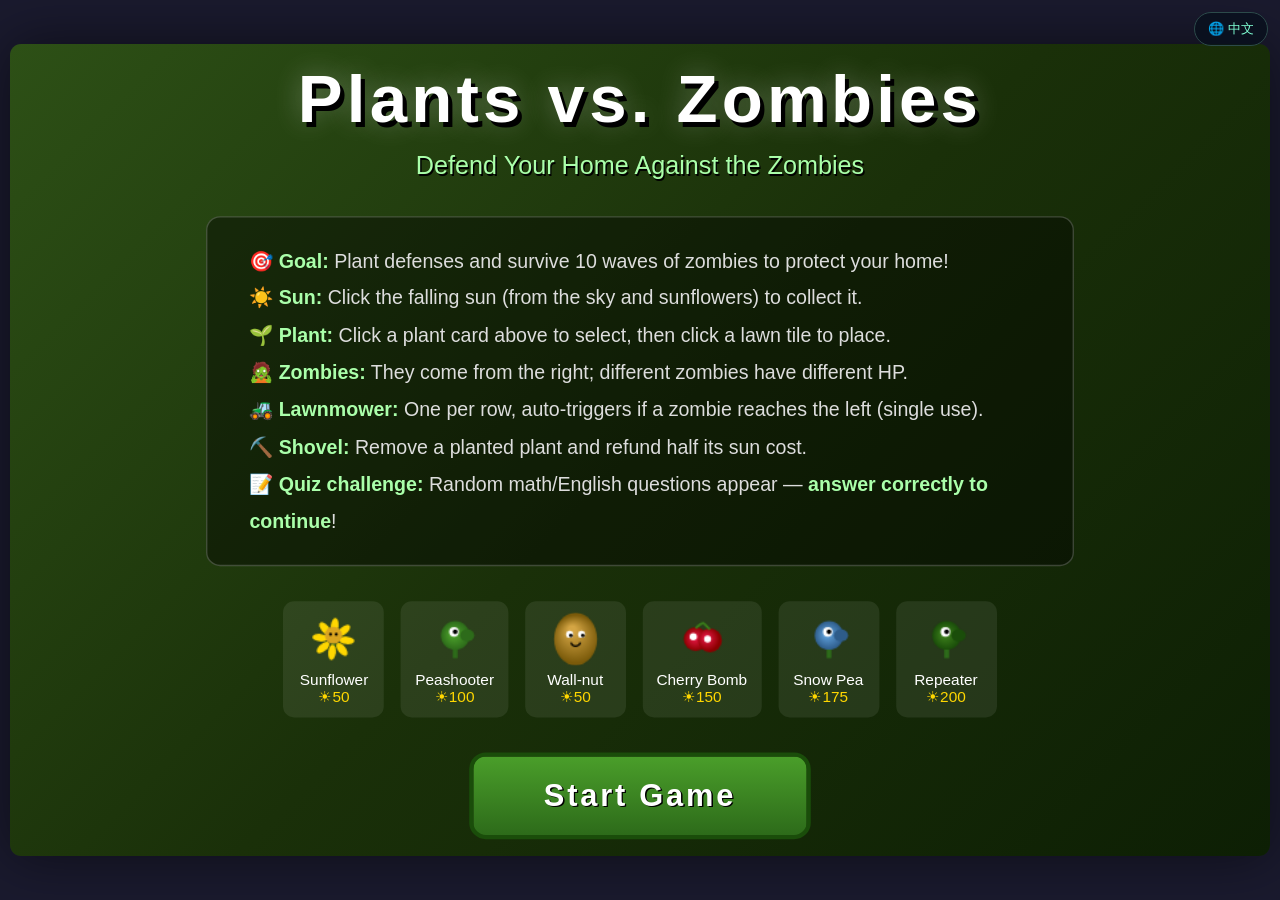
<file: games/pvz/pvz.html>
<!DOCTYPE html>
<html lang="zh-CN">
<head>
<meta charset="UTF-8">
<meta name="viewport" content="width=device-width, initial-scale=1.0">
<title>植物大战僵尸</title>
<style>
  * { margin: 0; padding: 0; box-sizing: border-box; }
  body {
    background: #1a1a2e;
    display: flex;
    justify-content: center;
    align-items: center;
    min-height: 100vh;
    font-family: 'Microsoft YaHei', 'PingFang SC', sans-serif;
    overflow: hidden;
    user-select: none;
  }
  #game-container {
    position: relative;
    width: 900px;
    height: 580px;
    box-shadow: 0 0 40px rgba(0,0,0,0.5);
    border-radius: 8px;
    overflow: hidden;
  }
  canvas { display: block; cursor: pointer; }
  .overlay {
    position: absolute;
    top: 0; left: 0;
    width: 100%; height: 100%;
    display: flex;
    flex-direction: column;
    justify-content: center;
    align-items: center;
    z-index: 10;
    transition: opacity 0.3s;
  }
  #menu-overlay { background: linear-gradient(135deg, #2d5016 0%, #1a3009 50%, #0d1f04 100%); }
  #gameover-overlay { background: rgba(20,0,0,0.85); display: none; }
  #victory-overlay { background: rgba(0,20,0,0.85); display: none; }
  .overlay h1 {
    font-size: 48px; color: #fff;
    text-shadow: 3px 3px 0 #000, 0 0 20px rgba(255,255,255,0.3);
    margin-bottom: 10px; letter-spacing: 3px;
  }
  .overlay .subtitle { font-size: 18px; color: #aaffaa; margin-bottom: 25px; text-shadow: 1px 1px 0 #000; }
  .overlay .instructions {
    background: rgba(0,0,0,0.4);
    border: 1px solid rgba(255,255,255,0.2);
    border-radius: 10px;
    padding: 18px 30px;
    margin-bottom: 25px;
    max-width: 620px;
    color: #ddd; font-size: 14px; line-height: 1.9;
  }
  .overlay .instructions strong { color: #aaffaa; }
  .plant-list { display: flex; gap: 12px; margin-bottom: 25px; flex-wrap: wrap; justify-content: center; }
  .plant-info {
    display: flex; flex-direction: column; align-items: center;
    background: rgba(255,255,255,0.08);
    border-radius: 8px; padding: 8px 10px; min-width: 72px;
  }
  .plant-info canvas { width: 38px; height: 38px; }
  .plant-info .name { color: #fff; font-size: 11px; margin-top: 4px; }
  .plant-info .cost { color: #ffd700; font-size: 11px; }
  .btn {
    background: linear-gradient(180deg, #4a9e2a 0%, #2d6b1a 100%);
    color: #fff; border: 3px solid #1a4d0a; border-radius: 12px;
    padding: 15px 50px; font-size: 22px; cursor: pointer;
    text-shadow: 1px 1px 0 #000; transition: all 0.2s;
    font-family: inherit; font-weight: bold; letter-spacing: 2px;
  }
  .btn:hover { transform: scale(1.05); box-shadow: 0 0 20px rgba(74,158,42,0.6); }
  .btn:active { transform: scale(0.98); }
  #pause-btn {
    position: absolute; top: 10px; right: 10px; z-index: 5;
    background: rgba(0,0,0,0.5); border: 2px solid rgba(255,255,255,0.3);
    color: #fff; border-radius: 8px; padding: 6px 16px; cursor: pointer;
    font-size: 14px; font-family: inherit; display: none;
  }
  #pause-btn:hover { background: rgba(0,0,0,0.7); }
  /* 答题挑战覆盖层 */
  #quiz-overlay { background: rgba(8,16,34,0.94); display: none; z-index: 30; }
  #quiz-overlay .qtitle { font-size: 30px; color: #ffe066; margin-bottom: 6px; letter-spacing: 2px; text-shadow: 2px 2px 0 #000; }
  #quiz-overlay .qhint { font-size: 14px; color: #9fd0ff; margin-bottom: 16px; }
  #quiz-overlay .qtext { font-size: 26px; color: #fff; margin-bottom: 22px; text-align: center; max-width: 700px; line-height: 1.5; text-shadow: 1px 1px 0 #000; }
  #quiz-options { display: grid; grid-template-columns: 1fr 1fr; gap: 14px; width: 540px; max-width: 86vw; }
  .quiz-opt { background: linear-gradient(180deg,#3a6db0,#244a82); color: #fff; border: 3px solid #16315a; border-radius: 12px; padding: 16px 10px; font-size: 22px; cursor: pointer; font-family: inherit; font-weight: bold; text-shadow: 1px 1px 0 #000; transition: .12s; }
  .quiz-opt:hover { transform: scale(1.04); box-shadow: 0 0 18px rgba(80,150,255,.7); }
  .quiz-opt.wrong { background: linear-gradient(180deg,#b03a3a,#822424); border-color: #5a1616; }
  .quiz-opt.right { background: linear-gradient(180deg,#3ab04a,#248a32); border-color: #165a25; }
  #quiz-feedback { font-size: 18px; margin-top: 18px; min-height: 24px; text-shadow: 1px 1px 0 #000; }
</style>
</head>
<body>
<div id="game-container">
  <canvas id="gameCanvas" width="900" height="580"></canvas>
  <button id="pause-btn" data-i18n="pvz_pause">暂停</button>

  <div id="menu-overlay" class="overlay">
    <h1 data-i18n="pvz_title_game">植物大战僵尸</h1>
    <div class="subtitle" data-i18n="pvz_subtitle">PLANTS VS. ZOMBIES</div>
    <div class="instructions" data-i18n="pvz_instructions">
      <p>🎯 <strong>目标：</strong>种植植物抵御10波僵尸进攻，保卫家园！</p>
      <p>☀️ <strong>阳光：</strong>点击天空掉落和向日葵产出的阳光收集</p>
      <p>🌱 <strong>种植：</strong>点上方植物卡片选中，再点草坪格子放置</p>
      <p>🧟 <strong>僵尸：</strong>从右侧来袭，不同僵尸血量不同</p>
      <p>🚜 <strong>割草机：</strong>每行一台，僵尸到左边时自动启动（一次性）</p>
      <p>⛏️ <strong>铲子：</strong>移除已种植物，返还一半阳光</p>
      <p>📝 <strong>答题挑战：</strong>游戏中会随机出现数学/英语题，<strong>答对才能继续</strong>游戏！</p>
    </div>
    <div class="plant-list" id="plant-preview"></div>
    <button class="btn" data-i18n="pvz_start" onclick="startGame()">开始游戏</button>
  </div>

  <div id="gameover-overlay" class="overlay">
    <h1 style="color:#ff4444" data-i18n="pvz_gameover">游戏结束</h1>
    <div class="subtitle" style="color:#ff8888" data-i18n="pvz_gameover_sub">僵尸吃掉了你的脑子！</div>
    <div id="gameover-stats" style="color:#ddd; margin-bottom:25px; font-size:16px;"></div>
    <button class="btn" data-i18n="pvz_restart" onclick="startGame()">重新开始</button>
  </div>

  <div id="victory-overlay" class="overlay">
    <h1 style="color:#ffdd44" data-i18n="pvz_victory">胜利！</h1>
    <div class="subtitle" style="color:#aaffaa" data-i18n="pvz_victory_sub">你成功保卫了家园！</div>
    <div id="victory-stats" style="color:#ddd; margin-bottom:25px; font-size:16px;"></div>
    <button class="btn" data-i18n="pvz_playagain" onclick="startGame()">再玩一次</button>
  </div>

  <div id="quiz-overlay" class="overlay">
    <div class="qtitle" id="quiz-title">📐 数学题</div>
    <div class="qhint" data-i18n="pvz_quiz_hint">答对才能继续游戏 · 答对可获得阳光奖励</div>
    <div class="qtext" id="quiz-q"></div>
    <div id="quiz-options"></div>
    <div id="quiz-feedback"></div>
  </div>
</div>

<script src="../../assets/i18n.js"></script>
<script>
// ===================== 常量 =====================
const CW = 900, CH = 580;
const COLS = 9, ROWS = 5;
const CELL_W = 90, CELL_H = 100;
const GRID_X = 45, GRID_Y = 75;

const canvas = document.getElementById('gameCanvas');
const ctx = canvas.getContext('2d');

const PLANT_DEFS = {
  sunflower:  { name:'向日葵',   nameEn:'Sunflower',   cost:50,  hp:300,  cooldown:7500 },
  peashooter: { name:'豌豆射手', nameEn:'Peashooter',  cost:100, hp:300,  cooldown:7500 },
  wallnut:    { name:'坚果墙',   nameEn:'Wall-nut',    cost:50,  hp:4000, cooldown:30000 },
  cherrybomb: { name:'樱桃炸弹', nameEn:'Cherry Bomb', cost:150, hp:300,  cooldown:50000 },
  snowpea:    { name:'寒冰射手', nameEn:'Snow Pea',    cost:175, hp:300,  cooldown:7500 },
  repeater:   { name:'双发射手', nameEn:'Repeater',    cost:200, hp:300,  cooldown:7500 }
};
const PLANT_KEYS = ['sunflower','peashooter','wallnut','cherrybomb','snowpea','repeater'];
function plantName(k){ const d=PLANT_DEFS[k]; if(!d) return k; return i18n.lang==='zh' ? (d.name||k) : (d.nameEn||d.name||k); }

const ZOMBIE_DEFS = {
  basic:     { hp:200,  speed:0.018, damage:1 },
  conehead:  { hp:560,  speed:0.018, damage:1 },
  buckethead:{ hp:1300, speed:0.016, damage:1 },
  flag:      { hp:200,  speed:0.026, damage:1 }
};

const WAVES = [
  { zombies:[{t:'basic',n:3,dt:5000}], break:20000 },
  { zombies:[{t:'basic',n:5,dt:4000}], break:18000 },
  { zombies:[{t:'basic',n:4,dt:4000},{t:'conehead',n:2,dt:6000}], break:18000 },
  { zombies:[{t:'basic',n:5,dt:3500},{t:'conehead',n:3,dt:5000}], break:18000 },
  { zombies:[{t:'flag',n:1,dt:0},{t:'basic',n:6,dt:2500},{t:'conehead',n:4,dt:3000}], break:25000 },
  { zombies:[{t:'basic',n:6,dt:3000},{t:'conehead',n:4,dt:4000},{t:'buckethead',n:2,dt:6000}], break:18000 },
  { zombies:[{t:'basic',n:8,dt:2500},{t:'conehead',n:5,dt:3000},{t:'buckethead',n:3,dt:5000}], break:18000 },
  { zombies:[{t:'basic',n:10,dt:2000},{t:'conehead',n:6,dt:2500},{t:'buckethead',n:4,dt:4000}], break:18000 },
  { zombies:[{t:'basic',n:12,dt:2000},{t:'conehead',n:8,dt:2200},{t:'buckethead',n:5,dt:3500}], break:25000 },
  { zombies:[{t:'flag',n:2,dt:1000},{t:'basic',n:15,dt:1500},{t:'conehead',n:10,dt:1800},{t:'buckethead',n:8,dt:2500}], break:0 }
];

// ===================== 状态 =====================
let gameState = 'MENU';
let sun = 50, selectedPlant = null, shovelMode = false;
let plants = [], zombies = [], projectiles = [], suns = [], particles = [], lawnmowers = [];
let currentWave = 0, waveState = 'WAITING', waveTimer = 15000;
let spawnQueue = [], spawnTimer = 0;
let lastSunDrop = 0;
let plantCooldowns = {};
PLANT_KEYS.forEach(k => plantCooldowns[k] = 0);
let mouse = { x:-100, y:-100 };
let screenShake = 0, waveAnnouncement = 0, waveAnnouncementText = '';
let totalKills = 0, paused = false, lastTime = 0, gameTime = 0;
let quizActive = false, quizNextAt = 0, quizCorrect = 0;
const QUIZ_MIN = 22000, QUIZ_MAX = 40000;

// ===================== 音效 =====================
let audioCtx = null;
function initAudio(){ if(!audioCtx){ try{ audioCtx = new (window.AudioContext||window.webkitAudioContext)(); }catch(e){} } }
function playSound(type){
  if(!audioCtx) return;
  const t = audioCtx.currentTime;
  const o = audioCtx.createOscillator();
  const g = audioCtx.createGain();
  o.connect(g); g.connect(audioCtx.destination);
  switch(type){
    case 'plant':
      o.frequency.setValueAtTime(300,t); o.frequency.exponentialRampToValueAtTime(200,t+0.1);
      g.gain.setValueAtTime(0.15,t); g.gain.exponentialRampToValueAtTime(0.01,t+0.15);
      o.start(t); o.stop(t+0.15); break;
    case 'shoot':
      o.frequency.setValueAtTime(600,t); o.frequency.exponentialRampToValueAtTime(400,t+0.05);
      g.gain.setValueAtTime(0.08,t); g.gain.exponentialRampToValueAtTime(0.01,t+0.06);
      o.start(t); o.stop(t+0.06); break;
    case 'hit':
      o.frequency.setValueAtTime(200,t);
      g.gain.setValueAtTime(0.05,t); g.gain.exponentialRampToValueAtTime(0.01,t+0.05);
      o.start(t); o.stop(t+0.05); break;
    case 'sun':
      o.frequency.setValueAtTime(800,t); o.frequency.exponentialRampToValueAtTime(1200,t+0.15);
      g.gain.setValueAtTime(0.1,t); g.gain.exponentialRampToValueAtTime(0.01,t+0.2);
      o.start(t); o.stop(t+0.2); break;
    case 'zombieDie':
      o.type='sawtooth'; o.frequency.setValueAtTime(150,t); o.frequency.exponentialRampToValueAtTime(50,t+0.3);
      g.gain.setValueAtTime(0.1,t); g.gain.exponentialRampToValueAtTime(0.01,t+0.3);
      o.start(t); o.stop(t+0.3); break;
    case 'explosion':
      o.type='sawtooth'; o.frequency.setValueAtTime(100,t); o.frequency.exponentialRampToValueAtTime(30,t+0.5);
      g.gain.setValueAtTime(0.2,t); g.gain.exponentialRampToValueAtTime(0.01,t+0.5);
      o.start(t); o.stop(t+0.5); break;
    case 'gameover':
      o.type='sawtooth'; o.frequency.setValueAtTime(200,t); o.frequency.exponentialRampToValueAtTime(50,t+1);
      g.gain.setValueAtTime(0.15,t); g.gain.exponentialRampToValueAtTime(0.01,t+1);
      o.start(t); o.stop(t+1); break;
    case 'victory':
      [523,659,784,1047].forEach((f,i)=>{
        const o2=audioCtx.createOscillator(), g2=audioCtx.createGain();
        o2.connect(g2); g2.connect(audioCtx.destination);
        o2.frequency.setValueAtTime(f,t+i*0.15);
        g2.gain.setValueAtTime(0.1,t+i*0.15); g2.gain.exponentialRampToValueAtTime(0.01,t+i*0.15+0.3);
        o2.start(t+i*0.15); o2.stop(t+i*0.15+0.3);
      });
      return;
  }
}

// ===================== 工具 =====================
function cellToX(col){ return GRID_X + col*CELL_W + CELL_W/2; }
function cellToY(row){ return GRID_Y + row*CELL_H + CELL_H/2; }
function xToCol(x){ return Math.floor((x-GRID_X)/CELL_W); }
function yToRow(y){ return Math.floor((y-GRID_Y)/CELL_H); }
function rand(a,b){ return a+Math.random()*(b-a); }
function clamp(v,a,b){ return Math.max(a,Math.min(b,v)); }
function Q(zh,en){ return i18n.lang==='zh'?zh:en; }

// ===================== 粒子 =====================
class Particle{
  constructor(x,y,vx,vy,color,size,life){
    this.x=x; this.y=y; this.vx=vx; this.vy=vy;
    this.color=color; this.size=size; this.life=life; this.maxLife=life;
  }
  update(dt){
    this.x+=this.vx*dt; this.y+=this.vy*dt; this.vy+=0.0003*dt; this.life-=dt;
  }
  draw(ctx){
    const a=this.life/this.maxLife;
    ctx.globalAlpha=a; ctx.fillStyle=this.color;
    ctx.beginPath(); ctx.arc(this.x,this.y,this.size*a,0,Math.PI*2); ctx.fill();
    ctx.globalAlpha=1;
  }
}
function spawnParticles(x,y,count,color,spread,smin,smax){
  for(let i=0;i<count;i++){
    const a=Math.random()*Math.PI*2, s=rand(0.05,spread);
    particles.push(new Particle(x,y,Math.cos(a)*s,Math.sin(a)*s-0.05,color,rand(smin,smax),rand(400,800)));
  }
}

// ===================== 阳光 =====================
class SunDrop{
  constructor(x,y,fromSky){
    this.x=x; this.y=y; this.value=25; this.life=8000; this.collected=false; this.bob=0;
    this.fromSky=fromSky; this.landed=!fromSky;
    if(fromSky){ this.targetY=rand(150,CH-80); this.vy=0.05; this.vx=0; }
    else { this.vy=-0.08; this.vx=rand(-0.03,0.03); this.landY=y+20; }
  }
  update(dt){
    if(this.fromSky && !this.landed){
      this.y+=this.vy*dt;
      if(this.y>=this.targetY){ this.landed=true; this.y=this.targetY; }
    } else if(!this.fromSky && !this.landed){
      this.y+=this.vy*dt; this.x+=this.vx*dt;
      if(this.y>=this.landY){ this.landed=true; this.y=this.landY; }
    } else {
      this.bob+=dt*0.003;
    }
    this.life-=dt;
  }
  draw(ctx){
    const cy=this.landed?this.y+Math.sin(this.bob)*3:this.y, r=18, cx=this.x;
    const grad=ctx.createRadialGradient(cx,cy,0,cx,cy,r*2);
    grad.addColorStop(0,'rgba(255,230,100,0.4)'); grad.addColorStop(1,'rgba(255,230,100,0)');
    ctx.fillStyle=grad; ctx.beginPath(); ctx.arc(cx,cy,r*2,0,Math.PI*2); ctx.fill();
    ctx.save(); ctx.translate(cx,cy); ctx.rotate(this.bob*0.5); ctx.fillStyle='#ffe066';
    for(let i=0;i<8;i++){ ctx.rotate(Math.PI/4); ctx.beginPath(); ctx.moveTo(0,-r*1.3); ctx.lineTo(4,-r*0.8); ctx.lineTo(-4,-r*0.8); ctx.fill(); }
    ctx.restore();
    const g2=ctx.createRadialGradient(cx-4,cy-4,2,cx,cy,r);
    g2.addColorStop(0,'#fff5b0'); g2.addColorStop(0.5,'#ffd700'); g2.addColorStop(1,'#daa520');
    ctx.fillStyle=g2; ctx.beginPath(); ctx.arc(cx,cy,r,0,Math.PI*2); ctx.fill();
    ctx.strokeStyle='#b8860b'; ctx.lineWidth=1.5; ctx.stroke();
    ctx.fillStyle='rgba(255,255,255,0.6)'; ctx.beginPath(); ctx.arc(cx-5,cy-5,4,0,Math.PI*2); ctx.fill();
  }
  contains(x,y){ const dx=x-this.x, dy=y-this.y; return dx*dx+dy*dy<500; }
}

// ===================== 植物 =====================
class Plant{
  constructor(type,col,row){
    this.type=type; this.def=PLANT_DEFS[type]; this.col=col; this.row=row;
    this.x=cellToX(col); this.y=cellToY(row); this.hp=this.def.hp; this.maxHp=this.def.hp;
    this.anim=0; this.recoil=0; this.exploding=false; this.explodeTimer=0; this.dead=false;
    this.sunTimer=rand(5000,9000); this.shootTimer=0; this.flashTimer=0;
  }
  update(dt){
    this.anim+=dt;
    if(this.recoil>0) this.recoil-=dt*0.005;
    if(this.flashTimer>0) this.flashTimer-=dt;
    if(this.type==='sunflower'){
      this.sunTimer-=dt;
      if(this.sunTimer<=0){ this.sunTimer=24000; suns.push(new SunDrop(this.x+rand(-10,10),this.y-10,false)); playSound('sun'); }
    }
    if(this.type==='peashooter'||this.type==='snowpea'||this.type==='repeater'){
      let hasZombie=false;
      for(const z of zombies){ if(z.row===this.row && z.x>this.x-10 && z.x<CW+50 && !z.dead){ hasZombie=true; break; } }
      this.shootTimer-=dt;
      if(hasZombie && this.shootTimer<=0){ this.shootTimer=1500; this.shoot(); }
    }
    if(this.type==='cherrybomb' && !this.exploding){ this.explodeTimer+=dt; if(this.explodeTimer>1200) this.explode(); }
    if(this.hp<=0) this.dead=true;
  }
  shoot(){
    const pea=this.type==='snowpea'?'snow':'normal';
    projectiles.push(new Projectile(this.x+20,this.y-5,this.row,pea,20));
    playSound('shoot'); this.recoil=1;
    if(this.type==='repeater'){
      setTimeout(()=>{ if(!this.dead) projectiles.push(new Projectile(this.x+20,this.y-5,this.row,pea,20)); },200);
    }
  }
  explode(){
    this.exploding=true; this.dead=true; screenShake=15; playSound('explosion');
    const cx=this.x, cy=this.y;
    for(const z of zombies){ if(z.dead) continue; const dx=z.x-cx, dy=z.y-cy; if(Math.abs(dx)<CELL_W*1.5 && Math.abs(dy)<CELL_H*1.5){ z.hp-=1800; z.flashTimer=100; } }
    for(let i=0;i<40;i++){ const a=Math.random()*Math.PI*2, s=rand(0.1,0.4); particles.push(new Particle(cx,cy,Math.cos(a)*s,Math.sin(a)*s,['#ff0000','#ff6600','#ffaa00','#ffff00'][Math.floor(Math.random()*4)],rand(8,18),rand(500,1000))); }
  }
  takeDamage(d){ this.hp-=d; this.flashTimer=100; }
  draw(ctx){
    ctx.save(); ctx.translate(this.x,this.y);
    const s=Math.sin(this.anim*0.002)*0.03; ctx.scale(1+s,1-s);
    if(this.flashTimer>0) ctx.globalAlpha=0.7+Math.sin(this.flashTimer*0.05)*0.3;
    if(this.recoil>0) ctx.translate(-this.recoil*5,0);
    if(this.type==='cherrybomb' && Math.sin(this.explodeTimer*0.02)>0) ctx.globalAlpha=0.5;
    switch(this.type){
      case 'sunflower': this.drawSunflower(ctx); break;
      case 'peashooter': this.drawPeashooter(ctx,'#4a9e2a','#2d6b1a'); break;
      case 'wallnut': this.drawWallnut(ctx); break;
      case 'cherrybomb': this.drawCherryBomb(ctx); break;
      case 'snowpea': this.drawPeashooter(ctx,'#5b9bd5','#2e5c8a'); break;
      case 'repeater': this.drawPeashooter(ctx,'#3a7d1a','#1a4d0a'); break;
    }
    ctx.restore();
    if(this.hp<this.maxHp && this.type!=='cherrybomb'){
      const bw=40,bh=4,bx=this.x-bw/2,by=this.y-45;
      ctx.fillStyle='rgba(0,0,0,0.5)'; ctx.fillRect(bx,by,bw,bh);
      const r=this.hp/this.maxHp; ctx.fillStyle=r>0.5?'#4caf50':r>0.25?'#ff9800':'#f44336'; ctx.fillRect(bx,by,bw*r,bh);
    }
  }
  drawSunflower(ctx){
    ctx.fillStyle='#2d6b1a'; ctx.fillRect(-3,5,6,25);
    ctx.fillStyle='#4a9e2a';
    ctx.beginPath(); ctx.ellipse(-12,15,10,6,-0.3,0,Math.PI*2); ctx.fill();
    ctx.beginPath(); ctx.ellipse(12,18,10,6,0.3,0,Math.PI*2); ctx.fill();
    ctx.save(); ctx.rotate(this.anim*0.0003);
    for(let i=0;i<10;i++){ ctx.rotate(Math.PI*2/10); const g=ctx.createLinearGradient(0,-30,0,-10); g.addColorStop(0,'#ffe066'); g.addColorStop(1,'#ffd700'); ctx.fillStyle=g; ctx.beginPath(); ctx.ellipse(0,-22,7,13,0,0,Math.PI*2); ctx.fill(); }
    ctx.restore();
    const cg=ctx.createRadialGradient(-3,-3,2,0,0,14); cg.addColorStop(0,'#daa520'); cg.addColorStop(1,'#8b6914');
    ctx.fillStyle=cg; ctx.beginPath(); ctx.arc(0,-5,14,0,Math.PI*2); ctx.fill();
    ctx.fillStyle='#000'; ctx.beginPath(); ctx.arc(-4,-7,2.5,0,Math.PI*2); ctx.fill(); ctx.beginPath(); ctx.arc(4,-7,2.5,0,Math.PI*2); ctx.fill();
    ctx.fillStyle='#fff'; ctx.beginPath(); ctx.arc(-3.5,-7.5,1,0,Math.PI*2); ctx.fill(); ctx.beginPath(); ctx.arc(4.5,-7.5,1,0,Math.PI*2); ctx.fill();
    ctx.strokeStyle='#000'; ctx.lineWidth=1.5; ctx.beginPath(); ctx.arc(0,-2,4,0.2,Math.PI-0.2); ctx.stroke();
  }
  drawPeashooter(ctx,head,dark){
    ctx.fillStyle='#2d6b1a'; ctx.fillRect(-3,5,6,28);
    ctx.fillStyle='#4a9e2a'; ctx.beginPath(); ctx.ellipse(-12,18,10,6,-0.3,0,Math.PI*2); ctx.fill(); ctx.beginPath(); ctx.ellipse(12,22,10,6,0.3,0,Math.PI*2); ctx.fill();
    const hg=ctx.createRadialGradient(-3,-8,3,0,-5,18); hg.addColorStop(0,head); hg.addColorStop(1,dark);
    ctx.fillStyle=hg; ctx.beginPath(); ctx.arc(0,-5,16,0,Math.PI*2); ctx.fill();
    ctx.fillStyle=dark; ctx.beginPath(); ctx.ellipse(14,-5,8,7,0,0,Math.PI*2); ctx.fill();
    ctx.fillStyle='rgba(0,0,0,0.3)'; ctx.beginPath(); ctx.ellipse(16,-5,5,4,0,0,Math.PI*2); ctx.fill();
    ctx.fillStyle='#fff'; ctx.beginPath(); ctx.arc(-2,-10,5,0,Math.PI*2); ctx.fill();
    ctx.fillStyle='#000'; ctx.beginPath(); ctx.arc(0,-10,2.5,0,Math.PI*2); ctx.fill();
    ctx.fillStyle='#fff'; ctx.beginPath(); ctx.arc(1,-11,1,0,Math.PI*2); ctx.fill();
    if(head==='#5b9bd5'){ ctx.fillStyle='rgba(200,230,255,0.6)'; for(let i=0;i<3;i++){ const a=this.anim*0.001+i*2; ctx.beginPath(); ctx.arc(Math.cos(a)*22,-5+Math.sin(a)*8,3,0,Math.PI*2); ctx.fill(); } }
  }
  drawWallnut(ctx){
    const r=this.hp/this.maxHp;
    const g=ctx.createRadialGradient(-5,-15,5,0,0,28); g.addColorStop(0,'#d4a544'); g.addColorStop(0.6,'#b8860b'); g.addColorStop(1,'#7a5a0a');
    ctx.fillStyle=g; ctx.beginPath(); ctx.ellipse(0,0,25,30,0,0,Math.PI*2); ctx.fill();
    ctx.strokeStyle='#5a3a0a'; ctx.lineWidth=1.5; ctx.stroke();
    if(r<0.66){ ctx.strokeStyle='rgba(60,30,0,0.6)'; ctx.lineWidth=1.5; ctx.beginPath(); ctx.moveTo(-15,-10); ctx.lineTo(-8,0); ctx.lineTo(-12,8); ctx.stroke(); }
    if(r<0.33){ ctx.beginPath(); ctx.moveTo(10,-15); ctx.lineTo(5,-5); ctx.lineTo(12,5); ctx.stroke(); ctx.beginPath(); ctx.moveTo(-5,10); ctx.lineTo(0,18); ctx.lineTo(-8,22); ctx.stroke(); }
    ctx.fillStyle='#fff'; ctx.beginPath(); ctx.arc(-7,-5,4,0,Math.PI*2); ctx.fill(); ctx.beginPath(); ctx.arc(7,-5,4,0,Math.PI*2); ctx.fill();
    ctx.fillStyle='#000'; ctx.beginPath(); ctx.arc(-6,-4,2,0,Math.PI*2); ctx.fill(); ctx.beginPath(); ctx.arc(8,-4,2,0,Math.PI*2); ctx.fill();
    ctx.strokeStyle='#000'; ctx.lineWidth=1.5; ctx.beginPath();
    if(r>0.66) ctx.arc(0,3,5,0.2,Math.PI-0.2);
    else if(r>0.33) ctx.moveTo(-5,6),ctx.lineTo(5,6);
    else ctx.arc(0,8,5,Math.PI+0.2,Math.PI*2-0.2);
    ctx.stroke();
  }
  drawCherryBomb(ctx){
    const flash=this.explodeTimer>800;
    const c1=flash?'#ff6': '#dc143c', c2=flash?'#ff0':'#8b0000';
    let g1=ctx.createRadialGradient(-10,-2,3,-8,0,14); g1.addColorStop(0,c1); g1.addColorStop(1,c2);
    ctx.fillStyle=g1; ctx.beginPath(); ctx.arc(-8,0,13,0,Math.PI*2); ctx.fill(); ctx.strokeStyle='#5a0a0a'; ctx.lineWidth=1; ctx.stroke();
    let g2=ctx.createRadialGradient(5,-2,3,8,0,14); g2.addColorStop(0,c1); g2.addColorStop(1,c2);
    ctx.fillStyle=g2; ctx.beginPath(); ctx.arc(10,2,13,0,Math.PI*2); ctx.fill(); ctx.stroke();
    ctx.strokeStyle='#3a7d1a'; ctx.lineWidth=3; ctx.beginPath(); ctx.moveTo(-8,-12); ctx.quadraticCurveTo(-2,-20,2,-18); ctx.moveTo(10,-10); ctx.quadraticCurveTo(4,-18,2,-18); ctx.stroke();
    ctx.fillStyle='#4a9e2a'; ctx.beginPath(); ctx.ellipse(4,-20,5,3,0.5,0,Math.PI*2); ctx.fill();
    ctx.fillStyle='#fff'; ctx.beginPath(); ctx.arc(-10,-2,4,0,Math.PI*2); ctx.fill(); ctx.beginPath(); ctx.arc(-5,-2,4,0,Math.PI*2); ctx.fill(); ctx.beginPath(); ctx.arc(7,0,4,0,Math.PI*2); ctx.fill(); ctx.beginPath(); ctx.arc(12,0,4,0,Math.PI*2); ctx.fill();
    ctx.fillStyle='#000'; ctx.beginPath(); ctx.arc(-7,-2,2,0,Math.PI*2); ctx.fill(); ctx.beginPath(); ctx.arc(10,0,2,0,Math.PI*2); ctx.fill();
    ctx.strokeStyle='#000'; ctx.lineWidth=2; ctx.beginPath(); ctx.moveTo(-14,-8); ctx.lineTo(-4,-6); ctx.stroke(); ctx.beginPath(); ctx.moveTo(4,-6); ctx.lineTo(16,-8); ctx.stroke();
  }
}

// ===================== 投射物 =====================
class Projectile{
  constructor(x,y,row,type,damage){ this.x=x; this.y=y; this.row=row; this.type=type; this.damage=damage; this.speed=0.35; this.dead=false; this.spin=0; }
  update(dt){
    this.x+=this.speed*dt; this.spin+=dt*0.01;
    if(this.x>CW+20) this.dead=true;
    for(const z of zombies){ if(z.row!==this.row||z.dead) continue; if(Math.abs(z.x-this.x)<25 && z.x>this.x-10){ z.hp-=this.damage; z.flashTimer=80; if(this.type==='snow') z.slowTimer=5000; playSound('hit'); spawnParticles(this.x,this.y,4,this.type==='snow'?'#aaddff':'#aaff66',0.15,2,4); this.dead=true; break; } }
  }
  draw(ctx){
    ctx.save(); ctx.translate(this.x,this.y); ctx.rotate(this.spin);
    if(this.type==='snow'){ const g=ctx.createRadialGradient(-2,-2,1,0,0,8); g.addColorStop(0,'#e0f0ff'); g.addColorStop(0.5,'#5b9bd5'); g.addColorStop(1,'#2e5c8a'); ctx.fillStyle=g; ctx.beginPath(); ctx.arc(0,0,8,0,Math.PI*2); ctx.fill(); ctx.fillStyle='rgba(200,230,255,0.5)'; ctx.beginPath(); ctx.arc(-3,-3,3,0,Math.PI*2); ctx.fill(); }
    else { const g=ctx.createRadialGradient(-2,-2,1,0,0,8); g.addColorStop(0,'#b4d96b'); g.addColorStop(0.5,'#4a9e2a'); g.addColorStop(1,'#2d6b1a'); ctx.fillStyle=g; ctx.beginPath(); ctx.arc(0,0,8,0,Math.PI*2); ctx.fill(); ctx.fillStyle='rgba(200,255,150,0.5)'; ctx.beginPath(); ctx.arc(-3,-3,3,0,Math.PI*2); ctx.fill(); }
    ctx.restore();
  }
}

// ===================== 僵尸 =====================
class Zombie{
  constructor(type,row){
    this.type=type; this.def=ZOMBIE_DEFS[type]; this.row=row;
    this.x=CW+30+rand(0,50); this.y=cellToY(row);
    this.hp=this.def.hp; this.maxHp=this.def.hp; this.speed=this.def.speed;
    this.eating=false; this.target=null; this.anim=rand(0,1000); this.dead=false;
    this.slowTimer=0; this.flashTimer=0; this.dyingTimer=0;
  }
  update(dt){
    if(this.dyingTimer>0){ this.dyingTimer-=dt; if(this.dyingTimer<=0) this.dead=true; return; }
    this.anim+=dt;
    if(this.flashTimer>0) this.flashTimer-=dt;
    if(this.slowTimer>0) this.slowTimer-=dt;
    this.eating=false; this.target=null;
    for(const p of plants){ if(p.dead) continue; if(p.col===Math.round((this.x-GRID_X-CELL_W/2)/CELL_W) && p.row===this.row){ if(this.x<p.x+25 && this.x>p.x-5){ this.eating=true; this.target=p; p.takeDamage(this.def.damage*dt/16); break; } } }
    if(!this.eating){ const spd=this.slowTimer>0?this.speed*0.4:this.speed; this.x-=spd*dt; }
    if(this.hp<=0 && this.dyingTimer<=0){ this.dyingTimer=600; totalKills++; playSound('zombieDie'); spawnParticles(this.x,this.y-10,12,'#5a8a3a',0.2,3,6); if(Math.random()<0.1) suns.push(new SunDrop(this.x,this.y,false)); }
  }
  draw(ctx){
    ctx.save(); ctx.translate(this.x,this.y);
    if(this.dyingTimer>0){ ctx.globalAlpha=this.dyingTimer/600; ctx.rotate((1-this.dyingTimer/600)*0.5); ctx.translate(0,(1-this.dyingTimer/600)*10); }
    if(this.flashTimer>0) ctx.globalAlpha=0.5;
    const slowed=this.slowTimer>0, walkBob=Math.sin(this.anim*0.005)*2;
    ctx.fillStyle='rgba(0,0,0,0.2)'; ctx.beginPath(); ctx.ellipse(0,30,18,5,0,0,Math.PI*2); ctx.fill();
    const legA=Math.sin(this.anim*0.005)*8, legB=-legA;
    ctx.fillStyle=slowed?'#5a7a8a':'#3a5a2a'; ctx.fillRect(-8,15+walkBob,6,15-Math.abs(legA)); ctx.fillRect(3,15-walkBob,6,15-Math.abs(legB));
    const bg=ctx.createLinearGradient(0,-15,0,20); bg.addColorStop(0,slowed?'#6a8a9a':'#5a7a3a'); bg.addColorStop(1,slowed?'#4a6a7a':'#3a5a2a');
    ctx.fillStyle=bg; ctx.beginPath(); ctx.roundRect(-10,-10+walkBob,20,28,4); ctx.fill();
    ctx.strokeStyle='rgba(0,0,0,0.3)'; ctx.lineWidth=1; ctx.beginPath(); ctx.moveTo(-5,0+walkBob); ctx.lineTo(3,5+walkBob); ctx.stroke();
    ctx.save(); ctx.translate(8,-5+walkBob); ctx.rotate(this.eating?Math.sin(this.anim*0.01)*0.3:Math.sin(this.anim*0.005)*0.2); ctx.fillStyle=slowed?'#7a9aaa':'#6a8a4a'; ctx.fillRect(0,0,18,5); ctx.beginPath(); ctx.arc(18,2,4,0,Math.PI*2); ctx.fill(); ctx.restore();
    const hg=ctx.createRadialGradient(-3,-18,2,0,-15,14); hg.addColorStop(0,slowed?'#8aabbb':'#7a9a5a'); hg.addColorStop(1,slowed?'#5a7a8a':'#5a7a3a');
    ctx.fillStyle=hg; ctx.beginPath(); ctx.arc(0,-15+walkBob,13,0,Math.PI*2); ctx.fill(); ctx.strokeStyle='#3a5a2a'; ctx.lineWidth=1; ctx.stroke();
    ctx.fillStyle='#fff'; ctx.beginPath(); ctx.arc(-4,-16+walkBob,3,0,Math.PI*2); ctx.fill(); ctx.beginPath(); ctx.arc(4,-16+walkBob,3,0,Math.PI*2); ctx.fill();
    ctx.fillStyle=this.eating?'#f00':'#000'; ctx.beginPath(); ctx.arc(-4,-16+walkBob,1.5,0,Math.PI*2); ctx.fill(); ctx.beginPath(); ctx.arc(4,-16+walkBob,1.5,0,Math.PI*2); ctx.fill();
    ctx.fillStyle='#1a1a1a';
    if(this.eating){ const mh=Math.abs(Math.sin(this.anim*0.015))*6+2; ctx.beginPath(); ctx.ellipse(0,-8+walkBob,5,mh,0,0,Math.PI*2); ctx.fill(); ctx.fillStyle='#fff'; ctx.fillRect(-3,-8+walkBob-mh/2,2,3); ctx.fillRect(1,-8+walkBob-mh/2,2,3); }
    else { ctx.beginPath(); ctx.ellipse(0,-8+walkBob,5,3,0,0,Math.PI*2); ctx.fill(); ctx.fillStyle='#ddd'; ctx.fillRect(-3,-9+walkBob,2,2); ctx.fillRect(1,-9+walkBob,2,2); }
    if(this.type==='conehead') this.drawCone(ctx,walkBob);
    else if(this.type==='buckethead') this.drawBucket(ctx,walkBob);
    else if(this.type==='flag') this.drawFlag(ctx,walkBob);
    if(slowed){ ctx.fillStyle='rgba(100,180,255,0.2)'; ctx.beginPath(); ctx.roundRect(-14,-30,28,60,8); ctx.fill(); }
    ctx.restore();
    if(this.hp<this.maxHp && this.dyingTimer<=0){ const bw=36,bh=4,bx=this.x-bw/2,by=this.y-42; ctx.fillStyle='rgba(0,0,0,0.5)'; ctx.fillRect(bx,by,bw,bh); const r=this.hp/this.maxHp; ctx.fillStyle=r>0.5?'#f44336':r>0.25?'#ff9800':'#ffeb3b'; ctx.fillRect(bx,by,bw*r,bh); }
  }
  drawCone(ctx,bob){ const cg=ctx.createLinearGradient(0,-35+bob,0,-20+bob); cg.addColorStop(0,'#ff8800'); cg.addColorStop(1,'#cc5500'); ctx.fillStyle=cg; ctx.beginPath(); ctx.moveTo(-8,-22+bob); ctx.lineTo(8,-22+bob); ctx.lineTo(0,-38+bob); ctx.closePath(); ctx.fill(); ctx.strokeStyle='#aa3300'; ctx.lineWidth=1; ctx.stroke(); ctx.fillStyle='rgba(255,255,255,0.3)'; ctx.fillRect(-6,-28+bob,12,2); ctx.fillRect(-4,-33+bob,8,2); }
  drawBucket(ctx,bob){ const bg=ctx.createLinearGradient(-10,-35+bob,10,-20+bob); bg.addColorStop(0,'#999'); bg.addColorStop(0.5,'#ccc'); bg.addColorStop(1,'#777'); ctx.fillStyle=bg; ctx.beginPath(); ctx.roundRect(-11,-32+bob,22,16,2); ctx.fill(); ctx.strokeStyle='#555'; ctx.lineWidth=1.5; ctx.stroke(); ctx.strokeStyle='#666'; ctx.lineWidth=2; ctx.beginPath(); ctx.moveTo(-11,-24+bob); ctx.lineTo(11,-24+bob); ctx.stroke(); ctx.beginPath(); ctx.moveTo(-11,-18+bob); ctx.lineTo(11,-18+bob); ctx.stroke(); }
  drawFlag(ctx,bob){ ctx.strokeStyle='#8B4513'; ctx.lineWidth=2; ctx.beginPath(); ctx.moveTo(10,-20+bob); ctx.lineTo(10,-40+bob); ctx.stroke(); const wave=Math.sin(this.anim*0.003); ctx.fillStyle='#cc0000'; ctx.beginPath(); ctx.moveTo(10,-40+bob); ctx.lineTo(28+wave*3,-36+bob); ctx.lineTo(28+wave*3,-28+bob); ctx.lineTo(10,-24+bob); ctx.closePath(); ctx.fill(); }
}

// ===================== 割草机 =====================
class Lawnmower{
  constructor(row){ this.row=row; this.x=GRID_X-35; this.y=cellToY(row); this.active=false; this.dead=false; }
  update(dt){
    if(this.active){ this.x+=0.6*dt; if(this.x>CW+40) this.dead=true;
      for(const z of zombies){ if(z.row===this.row && !z.dead && z.x<this.x+40 && z.x>this.x-20){ if(z.dyingTimer<=0) totalKills++; z.hp=0; z.dyingTimer=400; } }
    }
  }
  draw(ctx){
    ctx.save(); ctx.translate(this.x,this.y+18);
    ctx.fillStyle='#bbb'; ctx.beginPath(); ctx.roundRect(-12,0,22,14,3); ctx.fill(); ctx.strokeStyle='#888'; ctx.lineWidth=1.5; ctx.stroke();
    ctx.fillStyle='#888'; ctx.fillRect(-14,-2,4,16); ctx.fillRect(6,-2,4,16);
    ctx.fillStyle='#333'; ctx.beginPath(); ctx.arc(-8,16,4,0,Math.PI*2); ctx.fill(); ctx.beginPath(); ctx.arc(8,16,4,0,Math.PI*2); ctx.fill();
    ctx.fillStyle='#cc4444'; ctx.beginPath(); ctx.roundRect(0,2,8,8,1); ctx.fill();
    ctx.restore();
  }
}

// ===================== 渲染草坪 =====================
function drawLawn(){
  for(let r=0;r<ROWS;r++){
    for(let c=0;c<COLS;c++){
      const x=GRID_X+c*CELL_W, y=GRID_Y+r*CELL_H;
      ctx.fillStyle=(r+c)%2===0?'#a2d149':'#8cc63f';
      ctx.fillRect(x,y,CELL_W,CELL_H);
    }
  }
  // 房屋（左边）
  ctx.fillStyle='#6b4a2b'; ctx.fillRect(0,GRID_Y,CW,CH-GRID_Y);
  const hg=ctx.createLinearGradient(0,GRID_Y,40,GRID_Y);
  hg.addColorStop(0,'#8b6a45'); hg.addColorStop(1,'#4a3219');
  ctx.fillStyle=hg; ctx.fillRect(0,GRID_Y,GRID_X,CH-GRID_Y);
  ctx.fillStyle='#3a2814'; ctx.fillRect(GRID_X-6,GRID_Y,6,CH-GRID_Y);
  // 格子高亮
  if((selectedPlant||shovelMode) && mouse.x>=GRID_X && mouse.x<GRID_X+COLS*CELL_W && mouse.y>=GRID_Y && mouse.y<GRID_Y+ROWS*CELL_H){
    const c=xToCol(mouse.x), r=yToRow(mouse.y);
    const x=GRID_X+c*CELL_W, y=GRID_Y+r*CELL_H;
    if(c>=0&&c<COLS&&r>=0&&r<ROWS){
      const occupied=plants.some(p=>p.col===c&&p.row===r&&!p.dead);
      ctx.fillStyle=shovelMode?(occupied?'rgba(255,80,80,0.3)':'rgba(150,150,150,0.2)'):(occupied?'rgba(255,80,80,0.3)':'rgba(255,255,255,0.25)');
      ctx.fillRect(x,y,CELL_W,CELL_H);
      ctx.strokeStyle=selectedPlant?'#fff':'#ff5050'; ctx.lineWidth=2; ctx.strokeRect(x+1,y+1,CELL_W-2,CELL_H-2);
    }
  }
}

// ===================== UI 绘制 =====================
function drawTopBar(){
  ctx.fillStyle='#5a3a1a'; ctx.fillRect(0,0,CW,GRID_Y);
  const g=ctx.createLinearGradient(0,0,0,GRID_Y); g.addColorStop(0,'#6b4a2b'); g.addColorStop(1,'#4a2e15');
  ctx.fillStyle=g; ctx.fillRect(0,0,CW,GRID_Y-3);
  ctx.fillStyle='rgba(0,0,0,0.3)'; ctx.fillRect(0,GRID_Y-3,CW,3);
  // 阳光计数
  ctx.save(); ctx.translate(35,GRID_Y/2);
  ctx.fillStyle='#ffd700'; ctx.beginPath(); ctx.arc(0,0,16,0,Math.PI*2); ctx.fill();
  ctx.fillStyle='#fff5b0'; ctx.beginPath(); ctx.arc(-4,-4,6,0,Math.PI*2); ctx.fill();
  ctx.restore();
  ctx.fillStyle='#fff'; ctx.font='bold 20px sans-serif'; ctx.textAlign='center'; ctx.textBaseline='middle';
  ctx.fillText(sun, 35, GRID_Y/2+2);
  // 植物卡片
  const cardW=64, cardH=64, startX=70, gap=4, cy=GRID_Y/2;
  PLANT_KEYS.forEach((k,i)=>{
    const x=startX+i*(cardW+gap), def=PLANT_DEFS[k];
    const cd=plantCooldowns[k], ratio=cd>0?cd/def.cooldown:0;
    const afford=sun>=def.cost && cd<=0;
    ctx.fillStyle=selectedPlant===k?'#fff8c0':'#7a5230';
    ctx.beginPath(); ctx.roundRect(x-2,cy-cardH/2-2,cardW+4,cardH+4,6); ctx.fill();
    ctx.fillStyle=afford?'#caa472':'#8a6a4a';
    ctx.beginPath(); ctx.roundRect(x,cy-cardH/2,cardW,cardH,4); ctx.fill();
    // 图标
    ctx.save(); ctx.translate(x+cardW/2,cy-cardH/2+28); ctx.scale(0.85,0.85);
    drawPlantIcon(k,ctx);
    ctx.restore();
    // 价格
    ctx.fillStyle=afford?'#ffd700':'#cc8844'; ctx.font='bold 12px sans-serif'; ctx.textAlign='center';
    ctx.fillText(def.cost, x+cardW/2, cy+cardH/2-8);
    // 冷却遮罩
    if(cd>0){ ctx.fillStyle='rgba(0,0,0,0.6)'; const h=cardH*ratio; ctx.beginPath(); ctx.roundRect(x,cy+cardH/2-h,cardW,h,4); ctx.fill(); }
    // 名称
    ctx.fillStyle='#fff'; ctx.font='9px sans-serif'; ctx.fillText(def.name, x+cardW/2, cy-cardH/2-9);
  });
  // 铲子
  const sx=startX+PLANT_KEYS.length*(cardW+gap)+10;
  ctx.fillStyle=shovelMode?'#fff8c0':'#7a5230'; ctx.beginPath(); ctx.roundRect(sx-2,cy-cardH/2-2,cardW+4,cardH+4,6); ctx.fill();
  ctx.fillStyle='#caa472'; ctx.beginPath(); ctx.roundRect(sx,cy-cardH/2,cardW,cardH,4); ctx.fill();
  ctx.save(); ctx.translate(sx+cardW/2,cy-4); ctx.strokeStyle='#555'; ctx.lineWidth=3; ctx.beginPath(); ctx.moveTo(0,-12); ctx.lineTo(0,4); ctx.stroke(); ctx.fillStyle='#ccc'; ctx.beginPath(); ctx.roundRect(-7,2,14,9,2); ctx.fill(); ctx.restore();
  ctx.fillStyle='#fff'; ctx.font='9px sans-serif'; ctx.fillText('铲子', sx+cardW/2, cy-cardH/2-9);
}
function drawPlantIcon(type,ctx){
  ctx.save(); ctx.translate(0,0);
  switch(type){
    case 'sunflower': ctx.scale(0.8,0.8); drawIconSunflower(ctx); break;
    case 'peashooter': drawIconPeashooter(ctx,'#4a9e2a','#2d6b1a'); break;
    case 'wallnut': drawIconWallnut(ctx); break;
    case 'cherrybomb': drawIconCherry(ctx); break;
    case 'snowpea': drawIconPeashooter(ctx,'#5b9bd5','#2e5c8a'); break;
    case 'repeater': drawIconPeashooter(ctx,'#3a7d1a','#1a4d0a'); break;
  }
  ctx.restore();
}
function drawIconSunflower(ctx){
  ctx.fillStyle='#2d6b1a'; ctx.fillRect(-2,2,4,12);
  ctx.save(); ctx.rotate(0.1); for(let i=0;i<8;i++){ ctx.rotate(Math.PI/4); ctx.fillStyle='#ffd700'; ctx.beginPath(); ctx.ellipse(0,-14,4,8,0,0,Math.PI*2); ctx.fill(); } ctx.restore();
  ctx.fillStyle='#daa520'; ctx.beginPath(); ctx.arc(0,-4,9,0,Math.PI*2); ctx.fill();
  ctx.fillStyle='#000'; ctx.beginPath(); ctx.arc(-3,-5,1.5,0,Math.PI*2); ctx.fill(); ctx.beginPath(); ctx.arc(3,-5,1.5,0,Math.PI*2); ctx.fill();
}
function drawIconPeashooter(ctx,head,dark){
  ctx.fillStyle='#2d6b1a'; ctx.fillRect(-2,2,4,14);
  const g=ctx.createRadialGradient(-2,-4,2,0,-3,12); g.addColorStop(0,head); g.addColorStop(1,dark);
  ctx.fillStyle=g; ctx.beginPath(); ctx.arc(0,-3,12,0,Math.PI*2); ctx.fill();
  ctx.fillStyle=dark; ctx.beginPath(); ctx.ellipse(10,-3,6,5,0,0,Math.PI*2); ctx.fill();
  ctx.fillStyle='#fff'; ctx.beginPath(); ctx.arc(-1,-6,4,0,Math.PI*2); ctx.fill(); ctx.fillStyle='#000'; ctx.beginPath(); ctx.arc(0,-6,2,0,Math.PI*2); ctx.fill();
}
function drawIconWallnut(ctx){
  const g=ctx.createRadialGradient(-3,-8,3,0,0,20); g.addColorStop(0,'#d4a544'); g.addColorStop(1,'#7a5a0a');
  ctx.fillStyle=g; ctx.beginPath(); ctx.ellipse(0,0,18,22,0,0,Math.PI*2); ctx.fill();
  ctx.fillStyle='#fff'; ctx.beginPath(); ctx.arc(-5,-4,3,0,Math.PI*2); ctx.fill(); ctx.beginPath(); ctx.arc(5,-4,3,0,Math.PI*2); ctx.fill();
  ctx.fillStyle='#000'; ctx.beginPath(); ctx.arc(-4,-3,1.5,0,Math.PI*2); ctx.fill(); ctx.beginPath(); ctx.arc(6,-3,1.5,0,Math.PI*2); ctx.fill();
  ctx.strokeStyle='#000'; ctx.lineWidth=1.5; ctx.beginPath(); ctx.arc(0,2,4,0.2,Math.PI-0.2); ctx.stroke();
}
function drawIconCherry(ctx){
  const g=ctx.createRadialGradient(-6,-1,2,-5,0,10); g.addColorStop(0,'#dc143c'); g.addColorStop(1,'#8b0000'); ctx.fillStyle=g; ctx.beginPath(); ctx.arc(-5,0,10,0,Math.PI*2); ctx.fill();
  const g2=ctx.createRadialGradient(4,-1,2,5,0,10); g2.addColorStop(0,'#dc143c'); g2.addColorStop(1,'#8b0000'); ctx.fillStyle=g2; ctx.beginPath(); ctx.arc(7,1,10,0,Math.PI*2); ctx.fill();
  ctx.strokeStyle='#3a7d1a'; ctx.lineWidth=2; ctx.beginPath(); ctx.moveTo(-5,-9); ctx.quadraticCurveTo(0,-14,2,-13); ctx.moveTo(7,-8); ctx.quadraticCurveTo(2,-13,2,-13); ctx.stroke();
  ctx.fillStyle='#fff'; ctx.beginPath(); ctx.arc(-7,-2,3,0,Math.PI*2); ctx.fill(); ctx.beginPath(); ctx.arc(5,0,3,0,Math.PI*2); ctx.fill();
}

// ===================== 波次进度 =====================
function drawProgressBar(){
  const y=CH-12, x0=GRID_X, w=COLS*CELL_W;
  ctx.fillStyle='rgba(0,0,0,0.4)'; ctx.fillRect(x0,y-4,w,8);
  const total=WAVES.length, r=(currentWave)/total;
  ctx.fillStyle='#8b5a2b'; ctx.fillRect(x0,y-4,w*Math.min(r,1),8);
  // 旗标
  for(let i=1;i<=total;i++){ const fx=x0+w*(i/total); ctx.fillStyle='#fff'; ctx.fillRect(fx,y-6,1,12); }
  ctx.fillStyle='#fff'; ctx.font='10px sans-serif'; ctx.textAlign='left'; ctx.textBaseline='middle';
  ctx.fillText(i18n.t('pvz_wave')+' '+Math.min(currentWave+1,total)+' / '+total, x0, y-14);
}
function drawWaveAnnouncement(){
  if(waveAnnouncement<=0) return;
  const a=Math.min(waveAnnouncement/500,1);
  ctx.save(); ctx.globalAlpha=a; ctx.textAlign='center'; ctx.textBaseline='middle';
  ctx.fillStyle='#ffe066'; ctx.font='bold 40px sans-serif';
  ctx.strokeStyle='#000'; ctx.lineWidth=4;
  ctx.strokeText(waveAnnouncementText, CW/2, GRID_Y+120);
  ctx.fillText(waveAnnouncementText, CW/2, GRID_Y+120);
  ctx.restore();
  waveAnnouncement-=16;
}

// ===================== 游戏流程 =====================
function startWave(){
  currentWave++;
  const wave=WAVES[currentWave-1];
  spawnQueue=[];
  for(const grp of wave.zombies){ for(let i=0;i<grp.n;i++) spawnQueue.push({t:grp.t, delay:grp.dt}); }
  // 打乱相同delay的，避免重叠
  spawnQueue.sort((a,b)=>a.delay-b.delay);
  spawnTimer=0;
  waveState='SPAWNING';
  if(wave.zombies.some(z=>z.t==='flag')){ waveAnnouncement=3000; waveAnnouncementText=i18n.t('pvz_big_wave'); }
  else { waveAnnouncement=1800; waveAnnouncementText=i18n.t('pvz_wave_n').replace('{n}', currentWave); }
}
function updateWaves(dt){
  if(waveState==='WAITING'){
    waveTimer-=dt;
    if(waveTimer<=0) startWave();
  } else if(waveState==='SPAWNING'){
    spawnTimer+=dt;
    if(spawnQueue.length>0){
      if(spawnTimer>=spawnQueue[0].delay){
        const s=spawnQueue.shift();
        spawnTimer=0;
        const row=Math.floor(Math.random()*ROWS);
        zombies.push(new Zombie(s.t,row));
        if(spawnQueue.length>0) spawnTimer=0;
      }
    } else {
      // 全部生成完毕，检查是否清空
      if(zombies.length===0 || zombies.every(z=>z.dead)){
        if(currentWave>=WAVES.length){ victory(); }
        else { waveState='WAITING'; waveTimer=WAVES[currentWave-1].break; }
      }
    }
  }
}

function startGame(){
  initAudio();
  gameState='PLAYING'; paused=false;
  sun=50; selectedPlant=null; shovelMode=false;
  plants=[]; zombies=[]; projectiles=[]; suns=[]; particles=[];
  lawnmowers=[]; for(let r=0;r<ROWS;r++) lawnmowers.push(new Lawnmower(r));
  currentWave=0; waveState='WAITING'; waveTimer=15000;
  spawnQueue=[]; spawnTimer=0; lastSunDrop=0; totalKills=0; gameTime=0;
  quizActive=false; quizCorrect=0; quizNextAt=rand(QUIZ_MIN,QUIZ_MAX);
  document.getElementById('quiz-overlay').style.display='none';
  PLANT_KEYS.forEach(k=>plantCooldowns[k]=0);
  document.getElementById('menu-overlay').style.display='none';
  document.getElementById('gameover-overlay').style.display='none';
  document.getElementById('victory-overlay').style.display='none';
  document.getElementById('pause-btn').style.display='block';
  lastTime=performance.now();
}
function gameOver(){
  gameState='GAMEOVER'; quizActive=false; document.getElementById('quiz-overlay').style.display='none'; playSound('gameover');
  const w=Math.min(currentWave+1,WAVES.length); document.getElementById('gameover-stats').innerHTML=i18n.t('pvz_gameover_stats').replace('{w}', w).replace('{k}', totalKills);
  document.getElementById('gameover-overlay').style.display='flex';
  document.getElementById('pause-btn').style.display='none';
}
function victory(){
  gameState='VICTORY'; quizActive=false; document.getElementById('quiz-overlay').style.display='none'; playSound('victory');
  document.getElementById('victory-stats').innerHTML=i18n.t('pvz_victory_stats').replace('{k}', totalKills);
  document.getElementById('victory-overlay').style.display='flex';
  document.getElementById('pause-btn').style.display='none';
}

// ===================== 输入 =====================
function getMousePos(e){
  const rect=canvas.getBoundingClientRect();
  return { x:(e.clientX-rect.left)*(CW/rect.width), y:(e.clientY-rect.top)*(CH/rect.height) };
}
canvas.addEventListener('mousemove',e=>{ const p=getMousePos(e); mouse.x=p.x; mouse.y=p.y; });
canvas.addEventListener('click',e=>{
  initAudio();
  if(gameState!=='PLAYING'||paused||quizActive) return;
  const p=getMousePos(e); mouse.x=p.x; mouse.y=p.y;
  // 阳光点击
  for(const s of suns){ if(s.contains(p.x,p.y)){ sun+=s.value; s.collected=true; s.life=0; playSound('sun'); spawnParticles(s.x,s.y,8,'#ffe066',0.2,2,4); return; } }
  // 顶部栏
  if(p.y<GRID_Y){
    const cardW=64, cardH=64, startX=70, gap=4, cy=GRID_Y/2;
    PLANT_KEYS.forEach((k,i)=>{ const x=startX+i*(cardW+gap), def=PLANT_DEFS[k]; if(p.x>=x&&p.x<=x+cardW&&Math.abs(p.y-cy)<=cardH/2){ if(sun>=def.cost && plantCooldowns[k]<=0){ selectedPlant=selectedPlant===k?null:k; shovelMode=false; } return; } });
    const sx=startX+PLANT_KEYS.length*(cardW+gap)+10; if(p.x>=sx&&p.x<=sx+cardW&&Math.abs(p.y-cy)<=cardH/2){ shovelMode=!shovelMode; selectedPlant=null; return; }
    return;
  }
  // 网格内
  if(p.x>=GRID_X && p.x<GRID_X+COLS*CELL_W && p.y>=GRID_Y && p.y<GRID_Y+ROWS*CELL_H){
    const c=xToCol(p.x), r=yToRow(p.y);
    if(shovelMode){
      const idx=plants.findIndex(pl=>pl.col===c&&pl.row===r&&!pl.dead);
      if(idx>=0){ sun+=Math.floor(PLANT_DEFS[plants[idx].type].cost/2); plants[idx].dead=true; spawnParticles(plants[idx].x,plants[idx].y,6,'#aaa',0.1,2,4); }
      shovelMode=false; return;
    }
    if(selectedPlant){
      const occupied=plants.some(pl=>pl.col===c&&pl.row===r&&!pl.dead);
      const def=PLANT_DEFS[selectedPlant];
      if(!occupied && sun>=def.cost && plantCooldowns[selectedPlant]<=0){
        plants.push(new Plant(selectedPlant,c,r));
        sun-=def.cost; plantCooldowns[selectedPlant]=def.cooldown;
        playSound('plant'); spawnParticles(cellToX(c),cellToY(r),8,'#8cc63f',0.1,2,4);
        selectedPlant=null;
      }
    }
  }
});
canvas.addEventListener('contextmenu',e=>{ e.preventDefault(); selectedPlant=null; shovelMode=false; });
document.addEventListener('keydown',e=>{ if(e.key==='Escape'){ selectedPlant=null; shovelMode=false; } if(e.key===' '){ if(gameState==='PLAYING'){ paused=!paused; document.getElementById('pause-btn').textContent=paused?i18n.t('pvz_resume'):i18n.t('pvz_pause'); } } });
document.getElementById('pause-btn').addEventListener('click',()=>{ if(gameState==='PLAYING'){ paused=!paused; document.getElementById('pause-btn').textContent=paused?i18n.t('pvz_resume'):i18n.t('pvz_pause'); } });

// ===================== 答题挑战（随机数学/英语题） =====================
function randInt(a,b){ return Math.floor(rand(a,b+1)); }
function shuffle(arr){ for(let i=arr.length-1;i>0;i--){ const j=Math.floor(Math.random()*(i+1)); const t=arr[i]; arr[i]=arr[j]; arr[j]=t; } return arr; }
function numWrongs(ans,n){
  const set=new Set(); let g=0;
  while(set.size<n && g<200){ g++;
    const delta=randInt(1, Math.max(3, Math.round(Math.abs(ans)*0.18)+4));
    let v=ans+(Math.random()<0.5?delta:-delta);
    if(v<0) v=-v;
    if(v!==ans) set.add(v);
  }
  return Array.from(set).map(String);
}
function buildQuiz(q, correct, wrongs){
  const opts=shuffle([String(correct), ...wrongs.map(String)].slice(0,4));
  return { q, options:opts, answer:opts.indexOf(String(correct)) };
}
// 数学题生成器（面向小学四年级以上）
const MATH_GENS=[
  ()=>{ const a=randInt(11,99), b=randInt(11,99), ans=a*b; return buildQuiz(`${a} × ${b} = ?`, ans, numWrongs(ans,3)); },
  ()=>{ const d=randInt(2,12), q=randInt(2,12), div=d*q; return buildQuiz(`${div} ÷ ${d} = ?`, q, numWrongs(q,3)); },
  ()=>{ const a=randInt(10,99)/10, b=randInt(10,99)/10, ans=Math.round((a+b)*10)/10; return buildQuiz(`${a.toFixed(1)} + ${b.toFixed(1)} = ?`, ans.toFixed(1), numWrongs(Math.round(ans*10),3).map(s=>(Number(s)/10).toFixed(1))); },
  ()=>{ const a=randInt(10,99)/10, b=randInt(10,99)/10, big=Math.max(a,b), small=Math.min(a,b), ans=Math.round((big-small)*10)/10; return buildQuiz(`${big.toFixed(1)} − ${small.toFixed(1)} = ?`, ans.toFixed(1), numWrongs(Math.round(ans*10),3).map(s=>(Number(s)/10).toFixed(1))); },
  ()=>{ const den=[5,6,8][randInt(0,2)], n1=randInt(1,den-2), n2=randInt(1,Math.max(1,den-n1-2)), sum=n1+n2;
        let correct, wrongs;
        if(sum>=den){ correct='1'; wrongs=[`${randInt(1,den-1)}/${den}`,`${(sum-1)%den||1}/${den}`,`${den+1}/${den}`]; }
        else { correct=`${sum}/${den}`; wrongs=[]; let g=0; while(wrongs.length<3 && g<60){ g++; const nn=randInt(1,den-1), v=`${nn}/${den}`; if(v!==correct && !wrongs.includes(v)) wrongs.push(v); } }
        return buildQuiz(`${n1}/${den} + ${n2}/${den} = ?`, correct, wrongs); },
  ()=>{ const len=randInt(3,15), wid=randInt(3,15), area=len*wid; return buildQuiz(Q(`一个长方形长 ${len} 厘米、宽 ${wid} 厘米，面积是多少平方厘米？`, `A rectangle is ${len} cm long and ${wid} cm wide. What is its area in cm²?`), area, numWrongs(area,3)); },
  ()=>{ const len=randInt(3,15), wid=randInt(3,15), peri=2*(len+wid); return buildQuiz(Q(`一个长方形长 ${len} 厘米、宽 ${wid} 厘米，周长是多少厘米？`, `A rectangle is ${len} cm long and ${wid} cm wide. What is its perimeter in cm?`), peri, numWrongs(peri,3)); },
  ()=>{ const bags=randInt(2,6), per=randInt(5,15), total=bags*per; return buildQuiz(Q(`小明有 ${bags} 袋糖果，每袋 ${per} 颗，一共有多少颗？`, `${bags} bags of candy, ${per} in each. How many pieces in total?`), total, numWrongs(total,3)); },
  ()=>{ const a=randInt(10,40), b=randInt(5,30), c=randInt(2,9), ans=(a+b)*c; return buildQuiz(`(${a} + ${b}) × ${c} = ?`, ans, numWrongs(ans,3)); }
];
// 英语题库（面向小学四年级以上）
const ENGLISH_Q=[
  {q:'“apple” 是什么意思？', qEn:'What does "apple" mean?', correct:'苹果', correctEn:'apple', wrongs:['香蕉','橙子','梨'], wrongsEn:['banana','orange','pear']},
  {q:'“school” 是什么意思？', qEn:'What does "school" mean?', correct:'学校', correctEn:'school', wrongs:['书本','老师','学生'], wrongsEn:['book','teacher','student']},
  {q:'“teacher” 是什么意思？', qEn:'What does "teacher" mean?', correct:'老师', correctEn:'teacher', wrongs:['学生','学校','医生'], wrongsEn:['student','school','doctor']},
  {q:'“water” 是什么意思？', qEn:'What does "water" mean?', correct:'水', correctEn:'water', wrongs:['火','牛奶','茶'], wrongsEn:['fire','milk','tea']},
  {q:'“happy” 是什么意思？', qEn:'What does "happy" mean?', correct:'快乐的', correctEn:'happy', wrongs:['悲伤的','生气的','累的'], wrongsEn:['sad','angry','tired']},
  {q:'“run” 是什么意思？', qEn:'What does "run" mean?', correct:'跑', correctEn:'run', wrongs:['走','跳','飞'], wrongsEn:['walk','jump','fly']},
  {q:'“green” 是什么意思？', qEn:'What does "green" mean?', correct:'绿色', correctEn:'green', wrongs:['红色','蓝色','黄色'], wrongsEn:['red','blue','yellow']},
  {q:'“cat” 是什么意思？', qEn:'What does "cat" mean?', correct:'猫', correctEn:'cat', wrongs:['狗','鸟','鱼'], wrongsEn:['dog','bird','fish']},
  {q:'“sun” 是什么意思？', qEn:'What does "sun" mean?', correct:'太阳', correctEn:'sun', wrongs:['月亮','星星','云'], wrongsEn:['moon','star','cloud']},
  {q:'“苹果” 的英文是？', qEn:'How do you say "苹果" in English?', correct:'apple', correctEn:'apple', wrongs:['香蕉','橙子','梨'], wrongsEn:['banana','orange','pear']},
  {q:'“学校” 的英文是？', qEn:'How do you say "学校" in English?', correct:'school', correctEn:'school', wrongs:['书本','老师','学生'], wrongsEn:['book','teacher','student']},
  {q:'“水” 的英文是？', qEn:'How do you say "水" in English?', correct:'water', correctEn:'water', wrongs:['火','牛奶','茶'], wrongsEn:['fire','milk','tea']},
  {q:'“红色的” 的英文是？', qEn:'How do you say "红色的" in English?', correct:'red', correctEn:'red', wrongs:['蓝色','绿色','黄色'], wrongsEn:['blue','green','yellow']},
  {q:'“书” 的英文是？', qEn:'How do you say "书" in English?', correct:'book', correctEn:'book', wrongs:['笔','包','桌'], wrongsEn:['pen','bag','desk']},
  {q:'“朋友” 的英文是？', qEn:'How do you say "朋友" in English?', correct:'friend', correctEn:'friend', wrongs:['家庭','学生','老师'], wrongsEn:['family','student','teacher']},
  {q:'“眼睛” 的英文是？', qEn:'How do you say "眼睛" in English?', correct:'eye', correctEn:'eye', wrongs:['耳朵','鼻子','嘴'], wrongsEn:['ear','nose','mouth']},
  {q:'“大的” 的英文是？', qEn:'How do you say "大的" in English?', correct:'big', correctEn:'big', wrongs:['小的','高的','长的'], wrongsEn:['small','tall','long']},
  {q:'“go” 的过去式是？', qEn:'What is the past tense of "go"?', correct:'went', correctEn:'went', wrongs:['goed','gone','going'], wrongsEn:['goed','gone','going']},
  {q:'“eat” 的过去式是？', qEn:'What is the past tense of "eat"?', correct:'ate', correctEn:'ate', wrongs:['eated','eaten','eat'], wrongsEn:['eated','eaten','eat']},
  {q:'“child” 的复数是？', qEn:'What is the plural of "child"?', correct:'children', correctEn:'children', wrongs:['childs','childes','child'], wrongsEn:['childs','childes','child']},
  {q:'“big” 的比较级是？', qEn:'What is the comparative of "big"?', correct:'bigger', correctEn:'bigger', wrongs:['biger','more big','big'], wrongsEn:['biger','more big','big']},
  {q:'“good” 的最高级是？', qEn:'What is the superlative of "good"?', correct:'best', correctEn:'best', wrongs:['gooder','better','most good'], wrongsEn:['gooder','better','most good']},
  {q:'“I ___ a student.” 横线处填？', qEn:'Fill in the blank: "I ___ a student."', correct:'am', correctEn:'am', wrongs:['is','are','be'], wrongsEn:['is','are','be']},
  {q:'“He ___ to school every day.” 横线处填？', qEn:'Fill in the blank: "He ___ to school every day."', correct:'goes', correctEn:'goes', wrongs:['go','going','went'], wrongsEn:['go','going','went']},
  {q:'“two” 的序数词是？', qEn:'What is the ordinal of "two"?', correct:'second', correctEn:'second', wrongs:['twice','two','too'], wrongsEn:['twice','two','too']},
  {q:'“big” 的反义词是？', qEn:'What is the antonym of "big"?', correct:'small', correctEn:'small', wrongs:['高的','短的','长的'], wrongsEn:['tall','short','long']},
  {q:'“hot” 的反义词是？', qEn:'What is the antonym of "hot"?', correct:'cold', correctEn:'cold', wrongs:['warm','wet','cool'], wrongsEn:['warm','wet','cool']},
  {q:'“up” 的反义词是？', qEn:'What is the antonym of "up"?', correct:'down', correctEn:'down', wrongs:['on','off','in'], wrongsEn:['on','off','in']},
  {q:'哪个是 “朋友” 的正确拼写？', qEn:'Which is the correct spelling of "朋友"?', correct:'friend', correctEn:'friend', wrongs:['freind','frind','freand'], wrongsEn:['freind','frind','freand']},
  {q:'“open” 的反义词是？', qEn:'What is the antonym of "open"?', correct:'close', correctEn:'close', wrongs:['start','end','show'], wrongsEn:['start','end','show']}
];
function triggerQuiz(){
  if(gameState!=='PLAYING' || quizActive) return;
  const isMath=Math.random()<0.5;
  let data;
  if(isMath){ data=MATH_GENS[randInt(0,MATH_GENS.length-1)](); }
  else { const e=ENGLISH_Q[randInt(0,ENGLISH_Q.length-1)]; const q=i18n.lang==='zh'?e.q:e.qEn; const correct=i18n.lang==='zh'?e.correct:e.correctEn; const wrongs=i18n.lang==='zh'?e.wrongs:e.wrongsEn; data=buildQuiz(q, correct, wrongs); }
  quizActive=true;
  document.getElementById('quiz-title').textContent = isMath ? i18n.t('pvz_quiz_math') : i18n.t('pvz_quiz_eng');
  document.getElementById('quiz-q').textContent = data.q;
  const fb=document.getElementById('quiz-feedback'); fb.textContent=''; fb.style.color='#fff';
  const box=document.getElementById('quiz-options'); box.innerHTML='';
  data.options.forEach((opt,i)=>{
    const b=document.createElement('button'); b.className='quiz-opt'; b.textContent=opt;
    b.onclick=()=>answerQuiz(i, data.answer, b);
    box.appendChild(b);
  });
  document.getElementById('quiz-overlay').style.display='flex';
}
function answerQuiz(i, correct, btn){
  if(!quizActive) return;
  if(i===correct){
    quizCorrect++;
    sun+=25;
    const fb=document.getElementById('quiz-feedback');
    fb.textContent=i18n.t('pvz_quiz_right');
    fb.style.color='#8fffa0';
    if(btn) btn.classList.add('right');
    playSound('sun');
    document.querySelectorAll('#quiz-options .quiz-opt').forEach(b=>b.onclick=null);
    setTimeout(()=>{
      document.getElementById('quiz-overlay').style.display='none';
      quizActive=false;
      quizNextAt=gameTime+rand(QUIZ_MIN,QUIZ_MAX);
      lastTime=performance.now();
    }, 700);
  } else {
    const fb=document.getElementById('quiz-feedback');
    fb.textContent=i18n.t('pvz_quiz_wrong');
    fb.style.color='#ff8888';
    if(btn){ btn.classList.add('wrong'); setTimeout(()=>btn.classList.remove('wrong'), 600); }
  }
}

// ===================== 主循环 =====================
function update(dt){
  gameTime+=dt;
  if(!quizActive && gameTime>=quizNextAt){ triggerQuiz(); }
  // 阳光掉落
  lastSunDrop+=dt;
  if(lastSunDrop>10000){ lastSunDrop=0; suns.push(new SunDrop(rand(GRID_X,GRID_X+COLS*CELL_W),GRID_Y-10,true)); }
  // 冷却
  PLANT_KEYS.forEach(k=>{ if(plantCooldowns[k]>0) plantCooldowns[k]-=dt; });
  // 实体
  plants.forEach(p=>p.update(dt));
  zombies.forEach(z=>z.update(dt));
  projectiles.forEach(p=>p.update(dt));
  suns.forEach(s=>s.update(dt));
  particles.forEach(p=>p.update(dt));
  lawnmowers.forEach(m=>m.update(dt));
  // 割草机触发
  for(const m of lawnmowers){ if(!m.active && !m.dead){ for(const z of zombies){ if(z.row===m.row && !z.dead && z.x<GRID_X+30){ m.active=true; break; } } } }
  // 游戏结束判定
  for(const z of zombies){ if(!z.dead && z.x<GRID_X-25){ const m=lawnmowers.find(lm=>lm.row===z.row); if(!m || m.dead){ gameOver(); return; } } }
  // 清理
  plants=plants.filter(p=>!p.dead);
  zombies=zombies.filter(z=>!z.dead);
  projectiles=projectiles.filter(p=>!p.dead);
  suns=suns.filter(s=>!s.collected && s.life>0);
  particles=particles.filter(p=>p.life>0);
  updateWaves(dt);
  if(screenShake>0) screenShake-=dt*0.03;
}
function render(){
  ctx.clearRect(0,0,CW,CH);
  ctx.save();
  if(screenShake>0){ ctx.translate(rand(-screenShake,screenShake)*0.5, rand(-screenShake,screenShake)*0.5); }
  drawLawn();
  lawnmowers.forEach(m=>{ if(!m.dead) m.draw(ctx); });
  plants.forEach(p=>p.draw(ctx));
  suns.forEach(s=>s.draw(ctx));
  projectiles.forEach(p=>p.draw(ctx));
  zombies.forEach(z=>z.draw(ctx));
  particles.forEach(p=>p.draw(ctx));
  ctx.restore();
  drawTopBar();
  drawProgressBar();
  drawWaveAnnouncement();
  if(paused){ ctx.fillStyle='rgba(0,0,0,0.5)'; ctx.fillRect(0,0,CW,CH); ctx.fillStyle='#fff'; ctx.font='bold 48px sans-serif'; ctx.textAlign='center'; ctx.textBaseline='middle'; ctx.fillText(i18n.t('pvz_pause'),CW/2,CH/2); }
}
function loop(now){
  const dt=Math.min(now-lastTime,50);
  lastTime=now;
  if(gameState==='PLAYING' && !paused && !quizActive){ update(dt); }
  if(gameState==='PLAYING'||gameState==='PAUSED') render();
  requestAnimationFrame(loop);
}

// ===================== 菜单预览 =====================
function buildPreview(){
  const container=document.getElementById('plant-preview');
  container.innerHTML='';
  PLANT_KEYS.forEach(k=>{
    const d=document.createElement('div'); d.className='plant-info';
    const c=document.createElement('canvas'); c.width=40; c.height=40;
    const cc=c.getContext('2d'); cc.translate(20,20); cc.scale(0.9,0.9);
    const def=PLANT_DEFS[k];
    drawPlantIcon(k,cc);
    const n=document.createElement('div'); n.className='name'; n.textContent=plantName(k);
    const cost=document.createElement('div'); cost.className='cost'; cost.textContent='☀'+def.cost;
    d.appendChild(c); d.appendChild(n); d.appendChild(cost);
    container.appendChild(d);
  });
}
buildPreview();

// 自适应缩放，适配不同屏幕
function fitScreen(){
  const c=document.getElementById('game-container');
  const scale=Math.min(window.innerWidth/CW, (window.innerHeight-10)/CH, 1.4);
  c.style.transform='scale('+scale+')';
  c.style.transformOrigin='center center';
}
window.addEventListener('resize',fitScreen);
fitScreen();

// ===================== 国际化（双语） =====================
function refreshStaticLang(){
  const pb=document.getElementById('pause-btn');
  if(pb) pb.textContent = (paused?i18n.t('pvz_resume'):i18n.t('pvz_pause'));
  if(gameState==='GAMEOVER'){ const w=Math.min(currentWave+1,WAVES.length); const el=document.getElementById('gameover-stats'); if(el) el.innerHTML=i18n.t('pvz_gameover_stats').replace('{w}',w).replace('{k}',totalKills); }
  if(gameState==='VICTORY'){ const el=document.getElementById('victory-stats'); if(el) el.innerHTML=i18n.t('pvz_victory_stats').replace('{k}',totalKills); }
}
i18n.init({
  dict: {
    zh: {
      pvz_title_game: '植物大战僵尸',
      pvz_subtitle: '抵御僵尸 守卫家园',
      pvz_instructions: '<p>🎯 <strong>目标：</strong>种植植物抵御10波僵尸进攻，保卫家园！</p>' +
        '<p>☀️ <strong>阳光：</strong>点击天空掉落和向日葵产出的阳光收集</p>' +
        '<p>🌱 <strong>种植：</strong>点上方植物卡片选中，再点草坪格子放置</p>' +
        '<p>🧟 <strong>僵尸：</strong>从右侧来袭，不同僵尸血量不同</p>' +
        '<p>🚜 <strong>割草机：</strong>每行一台，僵尸到左边时自动启动（一次性）</p>' +
        '<p>⛏️ <strong>铲子：</strong>移除已种植物，返还一半阳光</p>' +
        '<p>📝 <strong>答题挑战：</strong>游戏中会随机出现数学/英语题，<strong>答对才能继续</strong>游戏！</p>',
      pvz_start: '开始游戏',
      pvz_gameover: '游戏结束',
      pvz_gameover_sub: '僵尸吃掉了你的脑子！',
      pvz_restart: '重新开始',
      pvz_victory: '胜利！',
      pvz_victory_sub: '你成功保卫了家园！',
      pvz_playagain: '再玩一次',
      pvz_pause: '暂停',
      pvz_resume: '继续',
      pvz_shovel: '铲子',
      pvz_wave: '波次',
      pvz_wave_n: '第 {n} 波',
      pvz_big_wave: '一大波僵尸来袭！',
      pvz_gameover_stats: '撑到了第 {w} 波 · 消灭僵尸 {k} 只',
      pvz_victory_stats: '你消灭了全部 {k} 只僵尸！',
      pvz_quiz_hint: '答对才能继续游戏 · 答对可获得阳光奖励',
      pvz_quiz_math: '📐 数学题',
      pvz_quiz_eng: '🔤 英语题',
      pvz_quiz_right: '✅ 答对了！获得 25 阳光，继续战斗！',
      pvz_quiz_wrong: '❌ 答错了，再想一想，答对才能继续哦！'
    },
    en: {
      pvz_title_game: 'Plants vs. Zombies',
      pvz_subtitle: 'Defend Your Home Against the Zombies',
      pvz_instructions: '<p>🎯 <strong>Goal:</strong> Plant defenses and survive 10 waves of zombies to protect your home!</p>' +
        '<p>☀️ <strong>Sun:</strong> Click the falling sun (from the sky and sunflowers) to collect it.</p>' +
        '<p>🌱 <strong>Plant:</strong> Click a plant card above to select, then click a lawn tile to place.</p>' +
        '<p>🧟 <strong>Zombies:</strong> They come from the right; different zombies have different HP.</p>' +
        '<p>🚜 <strong>Lawnmower:</strong> One per row, auto-triggers if a zombie reaches the left (single use).</p>' +
        '<p>⛏️ <strong>Shovel:</strong> Remove a planted plant and refund half its sun cost.</p>' +
        '<p>📝 <strong>Quiz challenge:</strong> Random math/English questions appear — <strong>answer correctly to continue</strong>!</p>',
      pvz_start: 'Start Game',
      pvz_gameover: 'Game Over',
      pvz_gameover_sub: 'The zombies ate your brains!',
      pvz_restart: 'Restart',
      pvz_victory: 'Victory!',
      pvz_victory_sub: 'You successfully defended your home!',
      pvz_playagain: 'Play Again',
      pvz_pause: 'Pause',
      pvz_resume: 'Resume',
      pvz_shovel: 'Shovel',
      pvz_wave: 'Wave',
      pvz_wave_n: 'Wave {n}',
      pvz_big_wave: 'A huge wave of zombies is coming!',
      pvz_gameover_stats: 'Reached wave {w} · Defeated {k} zombies',
      pvz_victory_stats: 'You defeated all {k} zombies!',
      pvz_quiz_hint: 'Answer correctly to continue · correct answers earn sun',
      pvz_quiz_math: '📐 Math',
      pvz_quiz_eng: '🔤 English',
      pvz_quiz_right: '✅ Correct! +25 sun, keep fighting!',
      pvz_quiz_wrong: '❌ Wrong, think again — answer correctly to continue!'
    }
  },
  onLang: function(){ buildPreview(); refreshStaticLang(); }
});
function pvzSetTitle(l){ document.title = (l==='zh'?'植物大战僵尸':'Plants vs. Zombies'); }
pvzSetTitle(i18n.lang);
i18n.on(pvzSetTitle);

requestAnimationFrame(loop);
</script>
</body>
</html>
</file>
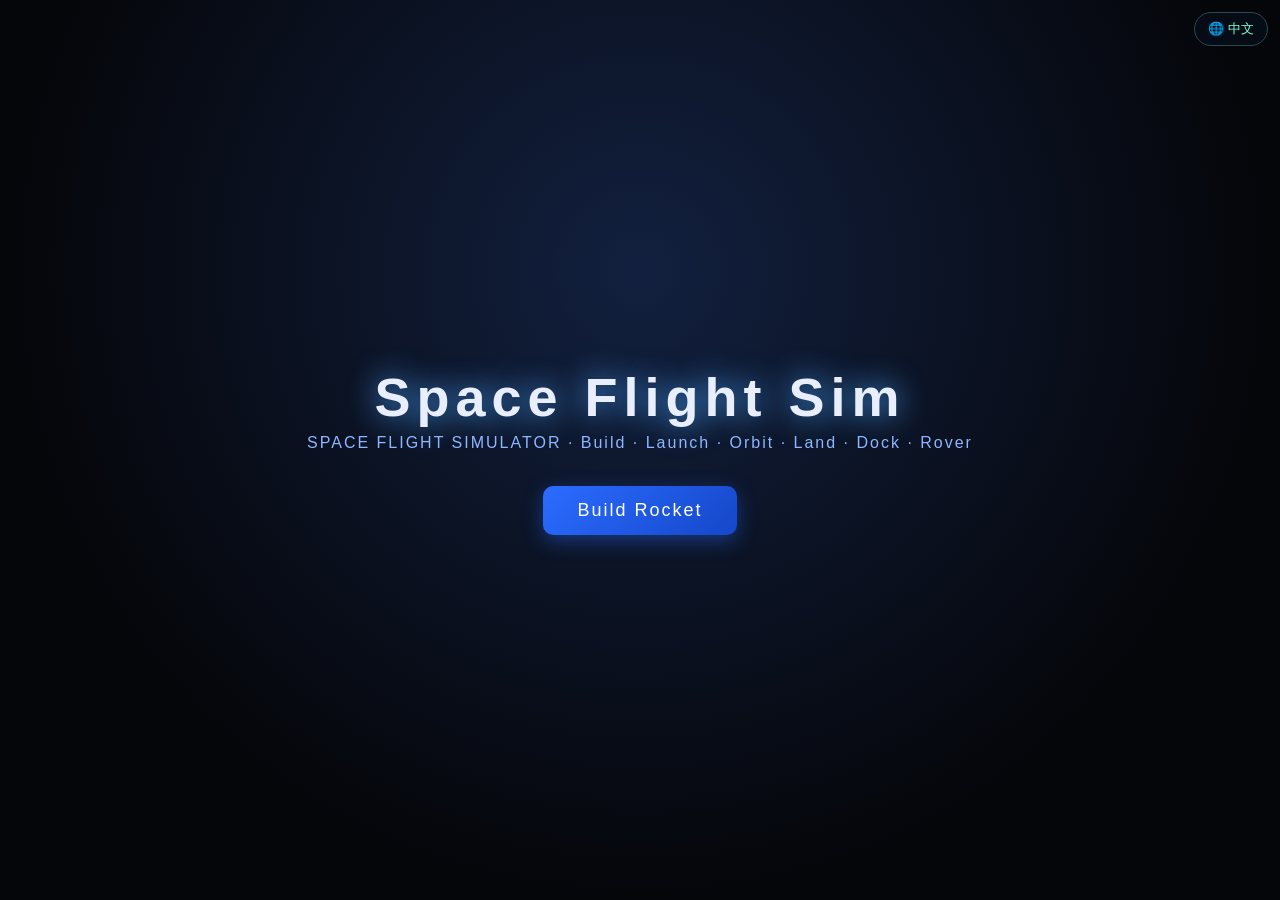
<file: games/sfs/sfs.html>
<!DOCTYPE html>
<html lang="zh-CN">
<head>
<meta charset="UTF-8">
<meta name="viewport" content="width=device-width, initial-scale=1.0, user-scalable=no">
<title>航天模拟器 · Space Flight Sim</title>
<link rel="stylesheet" href="sfs.css">
</head>
<body>
<canvas id="game"></canvas>

<!-- 菜单 -->
<div id="menu" class="overlay">
  <h1 data-i18n="sfs_menu_title">航天模拟器</h1>
  <div class="sub" data-i18n="sfs_menu_sub">SPACE FLIGHT SIMULATOR · 建造 · 发射 · 入轨 · 登陆星球 · 对接 · 漫游车</div>
  <button class="btn" id="startBtn" data-i18n="sfs_start_build">开始建造火箭</button>
</div>

<!-- 建造 -->
<div id="buildUI" class="overlay hidden">
  <div id="buildLeft">
    <canvas id="buildCanvas" width="220" height="540"></canvas>
    <div id="buildStats"></div>
  </div>
  <div id="buildRight">
    <h2 data-i18n="sfs_launch_body">发射天体</h2>
    <div id="bodySel"></div>
    <h2 data-i18n="sfs_part_lib">零件库</h2>
    <div id="partList"></div>
    <div id="buildActions">
      <button class="btn alt sm" id="removeBtn" data-i18n="sfs_remove">删除零件</button>
      <button class="btn alt sm" id="clearBtn" data-i18n="sfs_clear">清空</button>
      <button class="btn alt sm" id="flipVBtn" data-i18n="sfs_flip_v">↕ 上下翻转</button>
      <button class="btn alt sm" id="flipHBtn" data-i18n="sfs_flip_h">↔ 左右翻转</button>
      <button class="btn alt sm" id="sideBtn" data-i18n="sfs_side_toggle">⇤ 侧挂 ⇥</button>
      <button class="btn alt sm" id="symBtn" data-i18n="sfs_sym">对称</button>
      <button class="btn alt sm" id="bpSaveBtn" data-i18n="sfs_bp_save">💾 保存蓝图</button>
      <button class="btn alt sm" id="bpLoadBtn" data-i18n="sfs_bp_load">📂 蓝图库</button>
    </div>
    <!-- 蓝图库面板 -->
    <div id="bpPanel" class="hidden">
      <h3 data-i18n="sfs_bp_title">蓝图库</h3>
      <div id="bpList"></div>
      <textarea id="bpCode" rows="3" data-i18n-ph="sfs_bp_code_ph" placeholder="粘贴分享码…"></textarea>
      <div id="bpBtns">
        <button class="btn sm" id="bpImportBtn" data-i18n="sfs_bp_import_btn">导入</button>
        <button class="btn alt sm" id="bpClose" data-i18n="sfs_cheat_close">关闭</button>
      </div>
    </div>
    <div id="buildHint" data-i18n="sfs_build_hint">拖拽零件到火箭上添加（落点决定上/下位置）· 点击火箭零件选中 · 用翻转按钮调整方向</div>
    <button class="btn" id="launchBtn" style="margin-top:12px;" data-i18n="sfs_launch">🚀 发射</button>
    <button class="btn alt sm" id="backMenuBtn" data-i18n="sfs_back_menu">返回菜单</button>
  </div>
</div>

<!-- HUD -->
<div id="hud" class="overlay hidden">
  <div id="telemetry"></div>
  <div id="dockMsg"></div>
  <div id="topbar">
    <button class="cb" id="mapBtn" data-i18n="sfs_map">星图 (M)</button>
    <button class="cb" id="sasBtn" data-i18n="sfs_sas">SAS (Z)</button>
    <button class="cb" id="stageBtn" data-i18n="sfs_stage">分级 (Space)</button>
    <button class="cb" id="roverBtn" data-i18n="sfs_rover">漫游车 (G)</button>
    <button class="cb" id="chuteBtn" data-i18n="sfs_chute">降落伞 (P)</button>
    <button class="cb" id="missionBtn" data-i18n="sfs_mission">任务</button>
    <button class="cb" id="apBtn" data-i18n="sfs_ap">自动驾驶 (V)</button>
    <button class="cb" id="warpBtn">×1</button>
    <button class="cb" id="cheatBtn" data-i18n="sfs_cheat">作弊 (C)</button>
    <button class="cb" id="resetBtn" data-i18n="sfs_reset">重置 (R)</button>
  </div>
  <div id="throttleWrap"><div id="throttleBar" style="height:0%"></div></div>
  <div id="throttleTxt">油门 0%</div>
  <div id="controls">
    <button class="cb" id="rotL">⟲</button>
    <button class="cb" id="thrUp">▲</button>
    <button class="cb" id="rotR">⟳</button>
    <button class="cb" id="thrDn">▼</button>
    <button class="cb" id="sas2">S</button>
    <button class="cb" id="map2">M</button>
  </div>
  <div id="hint" data-i18n="sfs_controls">W/S 油门 · A/D 转向 · Z SAS · M 星图 · , . 时间加速 · Space 分级 · IJKL 平移 · G 漫游车 · R 重置 · C 作弊</div>
  <!-- 作弊面板（C 或顶部按钮开关） -->
  <div id="cheatPanel" class="hidden">
    <h3 data-i18n="sfs_cheat_title">作弊菜单</h3>
    <label><input type="checkbox" id="ckFuel"><span data-i18n="sfs_cheat_fuel">无限燃料 / RCS / 电量</span></label>
    <label><input type="checkbox" id="ckGod"><span data-i18n="sfs_cheat_god">无敌（永不坠毁）</span></label>
    <label><input type="checkbox" id="ckThrust"><span data-i18n="sfs_cheat_thrust">引擎推力 ×5</span></label>
    <button class="btn sm" id="ckOrbit" data-i18n="sfs_cheat_orbit">🛰 瞬移入轨</button>
    <div id="apNavRow">
      <span class="lb" data-i18n="sfs_cheat_tp_target">传送到</span>
      <select id="ckTarget"></select>
    </div>
    <button class="btn sm" id="ckTeleport" data-i18n="sfs_cheat_tp">🌀 立即传送</button>
    <button class="btn alt sm" id="ckClose" data-i18n="sfs_cheat_close">关闭</button>
  </div>
  <!-- 对接后的空间站服务面板 -->
  <div id="dockPanel" class="hidden">
    <h3 data-i18n="sfs_dock_title">已对接 · 空间站服务</h3>
    <button class="btn sm" id="dkFuel" data-i18n="sfs_dock_fuel">⛽ 加满燃料</button>
    <button class="btn sm" id="dkElec" data-i18n="sfs_dock_elec">🔋 充满电量</button>
    <button class="btn sm" id="dkMod" data-i18n="sfs_dock_module">➕ 加装太阳板</button>
    <button class="btn alt sm" id="dkUndock" data-i18n="sfs_dock_undock">脱离 (G/Space)</button>
  </div>
  <!-- 任务 / 成就面板（T 开关） -->
  <div id="missionPanel" class="hidden">
    <h3 data-i18n="sfs_mission_title">任务 / 成就</h3>
    <div id="missionList"></div>
    <button class="btn alt sm" id="miClose" data-i18n="sfs_cheat_close">关闭</button>
  </div>
  <!-- 自动驾驶面板（V 或顶部按钮开关） -->
  <div id="apPanel" class="hidden">
    <h3 data-i18n="sfs_ap_title">自动驾驶</h3>
    <div id="apStatus" data-i18n="sfs_ap_idle">待机 · 选择模式</div>
    <button class="btn sm" id="apOrbit" data-i18n="sfs_ap_orbit">🚀 自动入轨</button>
    <button class="btn sm" id="apLand" data-i18n="sfs_ap_land">🛬 自动着陆</button>
    <div id="apNavRow">
      <span class="lb" data-i18n="sfs_nav_target">目标</span>
      <select id="apTarget"></select>
    </div>
    <button class="btn sm" id="apNav" data-i18n="sfs_nav">🛰 自动导航</button>
    <div id="apNavInfo"></div>
    <button class="btn alt sm" id="apOffBtn" data-i18n="sfs_ap_off">✖ 关闭</button>
    <div id="apTip">按 A / D 手动转向会自动退出</div>
  </div>
  <!-- 成就解锁提示 -->
  <div id="missionToast"></div>
</div>

<!-- 结束 -->
<div id="endOverlay" class="overlay hidden">
  <h1 id="endTitle"></h1>
  <div class="msg" id="endMsg"></div>
  <div id="endActions">
    <button class="btn" id="endRetry" data-i18n="sfs_retry">重新飞行</button>
    <button class="btn alt" id="endBuild" data-i18n="sfs_to_build">回建造台</button>
  </div>
</div>

<script src="../../assets/i18n.js"></script>
<script src="sfs.js"></script>
</body>
</html>
</file>
<file: sfs.css>
* { margin:0; padding:0; box-sizing:border-box; }
  html,body { width:100%; height:100%; overflow:hidden; background:#05060a;
    font-family:'Microsoft YaHei','PingFang SC',sans-serif; color:#e8eefc; user-select:none; }
  #game { display:block; position:absolute; inset:0; }
  .overlay { position:absolute; inset:0; display:flex; flex-direction:column;
    align-items:center; justify-content:center; z-index:10; }
  .hidden { display:none !important; }
  /* 菜单 */
  #menu { background:radial-gradient(circle at 50% 30%, #12203f 0%, #05060a 70%); }
  #menu h1 { font-size:54px; letter-spacing:6px; text-shadow:0 0 30px #4aa3ff; margin-bottom:6px; }
  #menu .sub { color:#8fb6ff; margin-bottom:34px; letter-spacing:2px; }
  .btn { background:linear-gradient(135deg,#2b6cff,#1547c9); color:#fff; border:none;
    padding:14px 34px; font-size:18px; border-radius:10px; cursor:pointer; letter-spacing:2px;
    box-shadow:0 6px 20px rgba(43,108,255,.4); transition:transform .08s; }
  .btn:hover { transform:translateY(-2px); }
  .btn.alt { background:linear-gradient(135deg,#3a4a66,#222b3d); box-shadow:none; }
  .btn.sm { padding:9px 16px; font-size:14px; border-radius:8px; }
  /* 建造界面 */
  #buildUI { background:rgba(5,8,16,.96); flex-direction:row; align-items:stretch;
    justify-content:center; gap:22px; padding:22px; }
  #buildLeft { flex:0 0 auto; display:flex; flex-direction:column; align-items:center; justify-content:center; }
  #buildCanvas { background:#070b14; border:1px solid #1d2a44; border-radius:10px; }
  #buildStats { margin-top:12px; font-size:12.5px; line-height:1.8; color:#bcd0f5;
    background:rgba(20,30,55,.6); padding:10px 14px; border-radius:8px; min-width:280px; }
  #buildStats b { color:#7fffd4; }
  #buildStats .warn { color:#ff7b7b; }
  #buildStats .ok { color:#7fffb0; }
  #buildRight { flex:0 0 320px; display:flex; flex-direction:column; gap:8px;
    align-items:stretch; justify-content:center; max-height:96vh; overflow:auto; }
  #buildRight h2 { font-size:19px; margin-bottom:2px; letter-spacing:2px; }
  #buildRight .grp { font-size:12px; color:#7f9fd8; margin:6px 0 2px; letter-spacing:1px; }
  .partBtn { display:flex; justify-content:space-between; align-items:center;
    background:#13203a; border:1px solid #25365c; color:#dce7ff; padding:8px 12px;
    border-radius:8px; cursor:pointer; font-size:13px; transition:background .1s; }
  .partBtn:hover { background:#1c2e52; }
  .partBtn small { color:#8aa3cc; font-size:11px; }
  #bodySel { display:flex; flex-wrap:wrap; gap:6px; margin-bottom:4px; }
  #bodySel .bb { font-size:12px; padding:6px 10px; border-radius:7px; cursor:pointer;
    background:#13203a; border:1px solid #25365c; color:#cfe0ff; }
  #bodySel .bb.on { background:#2b6cff; border-color:#5b8dff; color:#fff; }
  #buildActions { margin-top:8px; display:flex; gap:8px; flex-wrap:wrap; }
  #buildHint { font-size:11.5px; color:#7f9fd8; margin-top:6px; line-height:1.5; }
  #buildCanvas.drop { border-color:#2b6cff; box-shadow:0 0 14px rgba(43,108,255,.7); }
  .partBtn[draggable=true] { cursor:grab; }
  /* HUD */
  #hud { background:none; pointer-events:none; }
  #telemetry { position:absolute; left:14px; top:14px; font-size:12.5px; line-height:1.65;
    color:#cfe0ff; text-shadow:1px 1px 0 #000; background:rgba(8,14,28,.55);
    padding:9px 13px; border-radius:8px; border:1px solid rgba(60,90,150,.4); min-width:215px; }
  #telemetry .k { color:#7f9fd8; }
  #telemetry .v { color:#fff; font-weight:bold; }
  #telemetry .good { color:#7fffb0; }
  #telemetry .bad { color:#ff8b8b; }
  #throttleWrap { position:absolute; right:16px; bottom:96px; width:54px; height:188px;
    background:rgba(8,14,28,.55); border:1px solid rgba(60,90,150,.4); border-radius:8px; overflow:hidden; }
  #throttleBar { position:absolute; left:0; bottom:0; width:100%;
    background:linear-gradient(0deg,#2bff9a,#ffd24a,#ff5a5a); transition:height .05s; }
  #throttleTxt { position:absolute; left:0; bottom:-22px; width:100%; text-align:center;
    font-size:12px; color:#cfe0ff; text-shadow:1px 1px 0 #000; }
  #controls { position:absolute; right:14px; bottom:14px; display:grid;
    grid-template-columns:repeat(3,50px); gap:7px; pointer-events:auto; }
  #controls .cb { height:44px; background:rgba(20,32,58,.8); border:1px solid #2c3f66;
    color:#dce7ff; border-radius:8px; font-size:16px; cursor:pointer; }
  #controls .cb:active { background:#2b6cff; }
  #controls .cb.on { background:#2b6cff; border-color:#5b8dff; }
  #topbar { position:absolute; left:50%; top:12px; transform:translateX(-50%);
    display:flex; gap:7px; pointer-events:auto; flex-wrap:wrap; justify-content:center; max-width:96vw; }
  #topbar .cb { height:32px; padding:0 12px; background:rgba(20,32,58,.8);
    border:1px solid #2c3f66; color:#dce7ff; border-radius:8px; font-size:12.5px; cursor:pointer; }
  #topbar .cb.on { background:#2b6cff; border-color:#5b8dff; }
  #hint { position:absolute; left:50%; bottom:12px; transform:translateX(-50%);
    font-size:11.5px; color:#9fb4dd; text-shadow:1px 1px 0 #000; text-align:center; max-width:94vw; }
  #dockMsg { position:absolute; left:50%; top:64px; transform:translateX(-50%);
    font-size:13px; color:#7fffb0; text-shadow:1px 1px 0 #000; text-align:center; min-height:18px; }
  /* 结束界面 */
  #endOverlay { background:rgba(4,7,14,.86); }
  #endOverlay h1 { font-size:46px; margin-bottom:10px; letter-spacing:4px; }
  #endOverlay .msg { color:#bcd0f5; margin-bottom:24px; font-size:15px; text-align:center; max-width:80vw; }
  #endOverlay.win h1 { color:#7fffb0; text-shadow:0 0 24px #2bff9a; }
  #endOverlay.lose h1 { color:#ff8b8b; text-shadow:0 0 24px #ff4a4a; }
  #endActions { display:flex; gap:12px; }
</file>
<file: games/sfs/sfs.css>
* { margin:0; padding:0; box-sizing:border-box; }
  html,body { width:100%; height:100%; overflow:hidden; background:#05060a;
    font-family:'Microsoft YaHei','PingFang SC',sans-serif; color:#e8eefc; user-select:none; }
  #game { display:block; position:absolute; inset:0; }
  .overlay { position:absolute; inset:0; display:flex; flex-direction:column;
    align-items:center; justify-content:center; z-index:10; }
  .hidden { display:none !important; }
  /* 菜单 */
  #menu { background:radial-gradient(circle at 50% 30%, #12203f 0%, #05060a 70%); }
  #menu h1 { font-size:54px; letter-spacing:6px; text-shadow:0 0 30px #4aa3ff; margin-bottom:6px; }
  #menu .sub { color:#8fb6ff; margin-bottom:34px; letter-spacing:2px; }
  .btn { background:linear-gradient(135deg,#2b6cff,#1547c9); color:#fff; border:none;
    padding:14px 34px; font-size:18px; border-radius:10px; cursor:pointer; letter-spacing:2px;
    box-shadow:0 6px 20px rgba(43,108,255,.4); transition:transform .08s; }
  .btn:hover { transform:translateY(-2px); }
  .btn.alt { background:linear-gradient(135deg,#3a4a66,#222b3d); box-shadow:none; }
  .btn.sm { padding:9px 16px; font-size:14px; border-radius:8px; }
  /* 建造界面 */
  #buildUI { background:rgba(5,8,16,.96); flex-direction:row; align-items:stretch;
    justify-content:center; gap:22px; padding:22px; }
  #buildLeft { flex:0 0 auto; display:flex; flex-direction:column; align-items:center; justify-content:center; }
  #buildCanvas { background:#070b14; border:1px solid #1d2a44; border-radius:10px; }
  #buildStats { margin-top:12px; font-size:12.5px; line-height:1.8; color:#bcd0f5;
    background:rgba(20,30,55,.6); padding:10px 14px; border-radius:8px; min-width:280px; }
  #buildStats b { color:#7fffd4; }
  #buildStats .warn { color:#ff7b7b; }
  #buildStats .ok { color:#7fffb0; }
  #buildRight { flex:0 0 320px; display:flex; flex-direction:column; gap:8px;
    align-items:stretch; justify-content:center; max-height:96vh; overflow:auto; }
  #buildRight h2 { font-size:19px; margin-bottom:2px; letter-spacing:2px; }
  #buildRight .grp { font-size:12px; color:#7f9fd8; margin:6px 0 2px; letter-spacing:1px; }
  .partBtn { display:flex; justify-content:space-between; align-items:center;
    background:#13203a; border:1px solid #25365c; color:#dce7ff; padding:8px 12px;
    border-radius:8px; cursor:pointer; font-size:13px; transition:background .1s; }
  .partBtn:hover { background:#1c2e52; }
  .partBtn small { color:#8aa3cc; font-size:11px; }
  .partBtn .pdot { width:11px; height:11px; border-radius:3px; flex:0 0 auto;
    border:1px solid rgba(255,255,255,.28); }
  #bodySel { display:flex; flex-wrap:wrap; gap:6px; margin-bottom:4px; }
  #bodySel .bb { font-size:12px; padding:6px 10px; border-radius:7px; cursor:pointer;
    background:#13203a; border:1px solid #25365c; color:#cfe0ff; }
  #bodySel .bb.on { background:#2b6cff; border-color:#5b8dff; color:#fff; }
  #buildActions { margin-top:8px; display:flex; gap:8px; flex-wrap:wrap; }
  #buildHint { font-size:11.5px; color:#7f9fd8; margin-top:6px; line-height:1.5; }
  #buildCanvas.drop { border-color:#2b6cff; box-shadow:0 0 14px rgba(43,108,255,.7); }
  .partBtn[draggable=true] { cursor:grab; }
  /* HUD */
  #hud { background:none; pointer-events:none; }
  #telemetry { position:absolute; left:14px; top:14px; font-size:12.5px; line-height:1.65;
    color:#cfe0ff; text-shadow:1px 1px 0 #000; background:rgba(8,14,28,.55);
    padding:9px 13px; border-radius:8px; border:1px solid rgba(60,90,150,.4); min-width:215px; }
  #telemetry .k { color:#7f9fd8; }
  #telemetry .v { color:#fff; font-weight:bold; }
  #telemetry .good { color:#7fffb0; }
  #telemetry .bad { color:#ff8b8b; }
  #throttleWrap { position:absolute; right:16px; bottom:96px; width:54px; height:188px;
    background:rgba(8,14,28,.55); border:1px solid rgba(60,90,150,.4); border-radius:8px; overflow:hidden; }
  #throttleBar { position:absolute; left:0; bottom:0; width:100%;
    background:linear-gradient(0deg,#2bff9a,#ffd24a,#ff5a5a); transition:height .05s; }
  #throttleTxt { position:absolute; left:0; bottom:-22px; width:100%; text-align:center;
    font-size:12px; color:#cfe0ff; text-shadow:1px 1px 0 #000; }
  #controls { position:absolute; right:14px; bottom:14px; display:grid;
    grid-template-columns:repeat(3,50px); gap:7px; pointer-events:auto; }
  #controls .cb { height:44px; background:rgba(20,32,58,.8); border:1px solid #2c3f66;
    color:#dce7ff; border-radius:8px; font-size:16px; cursor:pointer; }
  #controls .cb:active { background:#2b6cff; }
  #controls .cb.on { background:#2b6cff; border-color:#5b8dff; }
  #topbar { position:absolute; left:50%; top:12px; transform:translateX(-50%);
    display:flex; gap:7px; pointer-events:auto; flex-wrap:wrap; justify-content:center; max-width:96vw; }
  #topbar .cb { height:32px; padding:0 12px; background:rgba(20,32,58,.8);
    border:1px solid #2c3f66; color:#dce7ff; border-radius:8px; font-size:12.5px; cursor:pointer; }
  #topbar .cb.on { background:#2b6cff; border-color:#5b8dff; }
  #hint { position:absolute; left:50%; bottom:12px; transform:translateX(-50%);
    font-size:11.5px; color:#9fb4dd; text-shadow:1px 1px 0 #000; text-align:center; max-width:94vw; }
  #dockMsg { position:absolute; left:50%; top:64px; transform:translateX(-50%);
    font-size:13px; color:#7fffb0; text-shadow:1px 1px 0 #000; text-align:center; min-height:18px; }
  /* 作弊面板 */
  #cheatPanel { position:absolute; right:14px; top:56px; background:rgba(12,18,34,.94);
    border:1px solid #3a4a6e; border-radius:10px; padding:14px 16px; z-index:30;
    pointer-events:auto; display:flex; flex-direction:column; gap:9px; min-width:236px;
    box-shadow:0 10px 34px rgba(0,0,0,.55); }
  #cheatPanel h3 { font-size:15px; color:#ffd23c; letter-spacing:2px; }
  #cheatPanel label { display:flex; align-items:center; gap:9px; font-size:13.5px;
    color:#dce7ff; cursor:pointer; }
  #cheatPanel input[type="checkbox"] { accent-color:#2b6cff; width:15px; height:15px; cursor:pointer; }
  #cheatPanel .btn { margin-top:4px; }
  /* 对接服务面板 */
  #dockPanel { position:absolute; right:14px; top:56px; background:rgba(10,22,20,.94);
    border:1px solid #2e6e52; border-radius:10px; padding:14px 16px; z-index:30;
    pointer-events:auto; display:flex; flex-direction:column; gap:9px; min-width:236px;
    box-shadow:0 10px 34px rgba(0,0,0,.55); }
  #dockPanel h3 { font-size:15px; color:#7fffb0; letter-spacing:1px; }
  /* 任务面板 */
  #missionPanel { position:absolute; right:14px; top:56px; background:rgba(12,18,34,.94);
    border:1px solid #3a4a6e; border-radius:10px; padding:14px 16px; z-index:30;
    pointer-events:auto; display:flex; flex-direction:column; gap:9px; min-width:260px;
    max-height:66vh; overflow:auto; box-shadow:0 10px 34px rgba(0,0,0,.55); }
  #missionPanel h3 { font-size:15px; color:#7fffd4; letter-spacing:2px; }
  #missionPanel .mi { font-size:13px; padding:6px 2px; border-bottom:1px solid rgba(60,90,150,.22); }
  #missionPanel .mi:last-of-type { border-bottom:none; }
  #missionPanel .mi .miT { color:#dce7ff; }
  #missionPanel .mi .miD { color:#8aa3cc; font-size:11px; margin-top:1px; padding-left:22px; }
  #missionPanel .mi.done .miT { color:#7fffb0; }
  #missionPanel .mi .ic { margin-right:5px; }
  /* 自动驾驶面板 */
  #apPanel { position:absolute; right:14px; top:56px; background:rgba(10,18,34,.94);
    border:1px solid #3a5a8e; border-radius:10px; padding:14px 16px; z-index:30;
    pointer-events:auto; display:flex; flex-direction:column; gap:9px; min-width:250px;
    box-shadow:0 10px 34px rgba(0,0,0,.55); }
  #apPanel h3 { font-size:15px; color:#7fffd4; letter-spacing:2px; }
  #apStatus { font-size:12.5px; color:#cfe0ff; background:rgba(30,50,90,.5);
    padding:7px 10px; border-radius:6px; line-height:1.4; }
  #apPanel .btn { margin-top:2px; }
  #apTip { font-size:11px; color:#8aa3cc; }
  #apNavRow { display:flex; align-items:center; gap:8px; font-size:12.5px; color:#cfe0ff; }
  #apNavRow .lb { flex:0 0 auto; color:#7f9fd8; }
  #apTarget { flex:1; background:#0a1020; color:#cfe0ff; border:1px solid #25365c;
    border-radius:6px; padding:6px 8px; font-size:12.5px; }
  #apNavInfo { font-size:11.5px; color:#8aa3cc; line-height:1.4; }
  /* 建造台：对称按钮激活态 */
  #symBtn.on { background:linear-gradient(135deg,#2b6cff,#1547c9);
    box-shadow:0 6px 20px rgba(43,108,255,.4); color:#fff; }
  /* 成就解锁提示 */
  #missionToast { position:absolute; left:50%; top:110px; transform:translateX(-50%);
    background:rgba(16,38,22,.94); color:#7fffb0; border:1px solid #3a7a4e;
    padding:10px 22px; border-radius:10px; font-size:14px; letter-spacing:1px;
    opacity:0; transition:opacity .3s; pointer-events:none; z-index:40;
    box-shadow:0 6px 22px rgba(0,0,0,.5); }
  #missionToast.show { opacity:1; }
  /* 蓝图库面板 */
  #bpPanel { background:rgba(12,18,34,.95); border:1px solid #3a4a6e; border-radius:10px;
    padding:12px 14px; margin-top:8px; }
  #bpPanel h3 { font-size:14px; color:#7fffd4; letter-spacing:2px; margin-bottom:6px; }
  #bpPanel .bpRow { display:flex; align-items:center; gap:6px; padding:5px 0; font-size:13px; }
  #bpPanel .bpRow .nm { flex:1; color:#dce7ff; overflow:hidden; text-overflow:ellipsis; white-space:nowrap; }
  #bpPanel .bpRow .btn { padding:4px 10px; font-size:12px; }
  #bpCode { width:100%; margin-top:8px; background:#0a1020; color:#cfe0ff;
    border:1px solid #25365c; border-radius:6px; padding:6px 8px; font-size:11px;
    font-family:monospace; resize:vertical; }
  #bpBtns { display:flex; gap:8px; margin-top:8px; }
  /* 结束界面 */
  #endOverlay { background:rgba(4,7,14,.86); }
  #endOverlay h1 { font-size:46px; margin-bottom:10px; letter-spacing:4px; }
  #endOverlay .msg { color:#bcd0f5; margin-bottom:24px; font-size:15px; text-align:center; max-width:80vw; }
  #endOverlay.win h1 { color:#7fffb0; text-shadow:0 0 24px #2bff9a; }
  #endOverlay.lose h1 { color:#ff8b8b; text-shadow:0 0 24px #ff4a4a; }
  #endActions { display:flex; gap:12px; }
</file>
